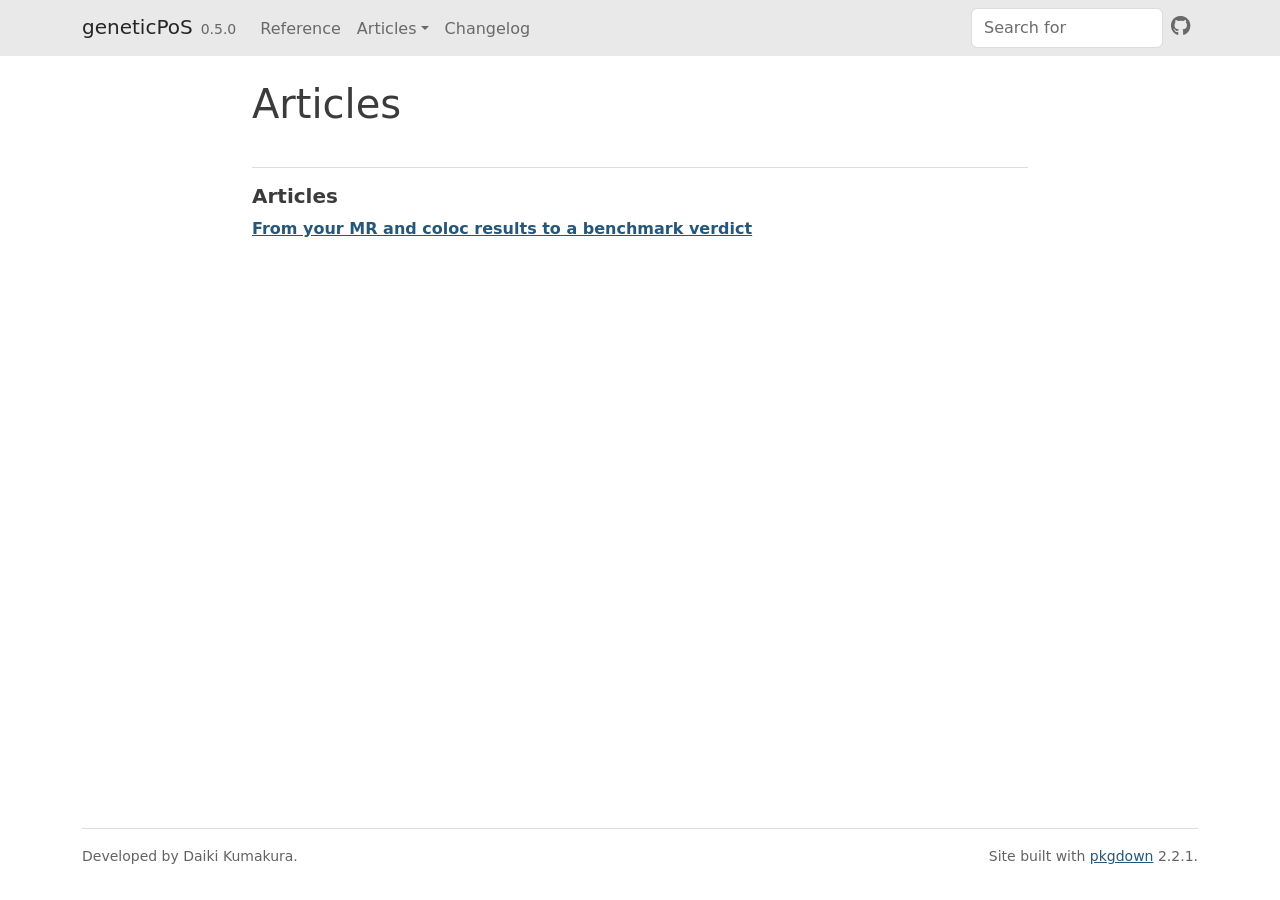
<file: articles/index.html>
<!DOCTYPE html>
<!-- Generated by pkgdown: do not edit by hand --><html lang="en"><head><meta charset="UTF-8"><meta http-equiv="X-UA-Compatible" content="IE=edge"><meta name="viewport" content="width=device-width, initial-scale=1, shrink-to-fit=no"><title>Articles • geneticPoS</title><script src="../deps/jquery-3.6.0/jquery-3.6.0.min.js"></script><meta name="viewport" content="width=device-width, initial-scale=1, shrink-to-fit=no"><link href="../deps/bootstrap-5.3.8/bootstrap.min.css" rel="stylesheet"><script src="../deps/bootstrap-5.3.8/bootstrap.bundle.min.js"></script><link href="../deps/font-awesome-6.5.2/css/all.min.css" rel="stylesheet"><link href="../deps/font-awesome-6.5.2/css/v4-shims.min.css" rel="stylesheet"><script src="../deps/headroom-0.11.0/headroom.min.js"></script><script src="../deps/headroom-0.11.0/jQuery.headroom.min.js"></script><script src="../deps/bootstrap-toc-1.0.1/bootstrap-toc.min.js"></script><script src="../deps/clipboard.js-2.0.11/clipboard.min.js"></script><script src="../deps/search-1.0.0/autocomplete.jquery.min.js"></script><script src="../deps/search-1.0.0/fuse.min.js"></script><script src="../deps/search-1.0.0/mark.min.js"></script><!-- pkgdown --><script src="../pkgdown.js"></script><meta property="og:title" content="Articles"></head><body>
    <a href="#main" class="visually-hidden-focusable">Skip to contents</a>


    <nav class="navbar navbar-expand-lg fixed-top bg-light" data-bs-theme="light" aria-label="Site navigation"><div class="container">

    <a class="navbar-brand me-2" href="../index.html">geneticPoS</a>

    <small class="nav-text text-muted me-auto" data-bs-toggle="tooltip" data-bs-placement="bottom" title="">0.5.0</small>


    <button class="navbar-toggler" type="button" data-bs-toggle="collapse" data-bs-target="#navbar" aria-controls="navbar" aria-expanded="false" aria-label="Toggle navigation">
      <span class="navbar-toggler-icon"></span>
    </button>

    <div id="navbar" class="collapse navbar-collapse ms-3">
      <ul class="navbar-nav me-auto"><li class="nav-item"><a class="nav-link" href="../reference/index.html">Reference</a></li>
<li class="nav-item dropdown">
  <button class="nav-link dropdown-toggle" type="button" id="dropdown-articles" data-bs-toggle="dropdown" aria-expanded="false" aria-haspopup="true">Articles</button>
  <ul class="dropdown-menu" aria-labelledby="dropdown-articles"><li><a class="dropdown-item" href="../articles/tutorial.html">From your MR and coloc results to a benchmark verdict</a></li>
  </ul></li>
<li class="nav-item"><a class="nav-link" href="../news/index.html">Changelog</a></li>
      </ul><ul class="navbar-nav"><li class="nav-item"><form class="form-inline" role="search">
 <input class="form-control" type="search" name="search-input" id="search-input" autocomplete="off" aria-label="Search site" placeholder="Search for" data-search-index="../search.json"></form></li>
<li class="nav-item"><a class="external-link nav-link" href="https://github.com/DaikiKumakura/geneticPoS/" aria-label="GitHub"><span class="fa fab fa-github fa-lg"></span></a></li>
      </ul></div>


  </div>
</nav><div class="container template-article-index">
<div class="row">
  <main id="main" class="col-md-9"><div class="page-header">

      <h1>Articles</h1>
    </div>

    <div class="section ">
      <h3>Articles</h3>
      <div class="section-desc"></div>

      <dl><dt><a href="tutorial.html">From your MR and coloc results to a benchmark verdict</a></dt>
        <dd>
      </dd></dl></div>
  </main></div>


    <footer><div class="pkgdown-footer-left">
  <p>Developed by Daiki Kumakura.</p>
</div>

<div class="pkgdown-footer-right">
  <p>Site built with <a href="https://pkgdown.r-lib.org/" class="external-link">pkgdown</a> 2.2.1.</p>
</div>

    </footer></div>





  </body></html>
</file>
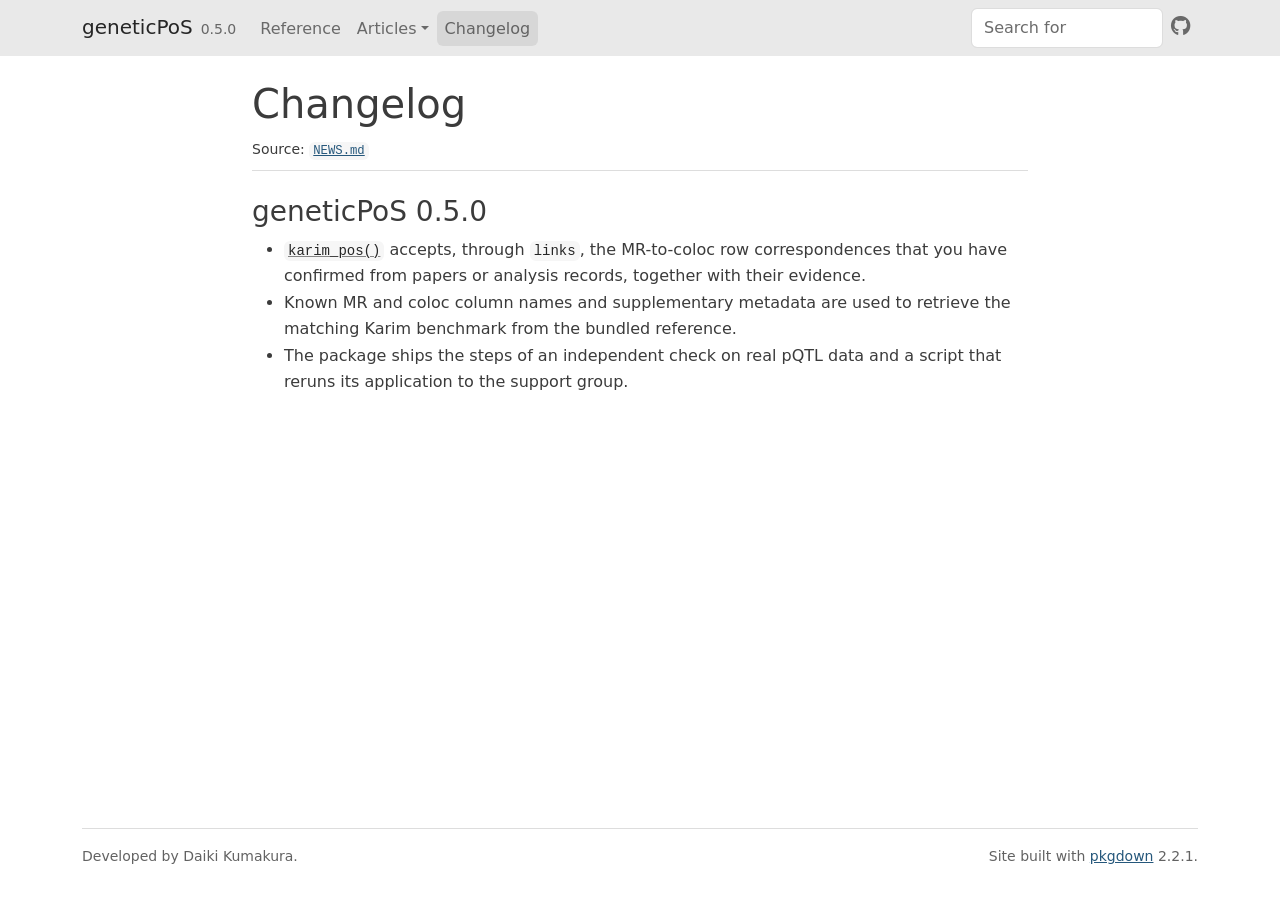
<file: news/index.html>
<!DOCTYPE html>
<!-- Generated by pkgdown: do not edit by hand --><html lang="en"><head><meta charset="UTF-8"><meta http-equiv="X-UA-Compatible" content="IE=edge"><meta name="viewport" content="width=device-width, initial-scale=1, shrink-to-fit=no"><title>Changelog • geneticPoS</title><script src="../deps/jquery-3.6.0/jquery-3.6.0.min.js"></script><meta name="viewport" content="width=device-width, initial-scale=1, shrink-to-fit=no"><link href="../deps/bootstrap-5.3.8/bootstrap.min.css" rel="stylesheet"><script src="../deps/bootstrap-5.3.8/bootstrap.bundle.min.js"></script><link href="../deps/font-awesome-6.5.2/css/all.min.css" rel="stylesheet"><link href="../deps/font-awesome-6.5.2/css/v4-shims.min.css" rel="stylesheet"><script src="../deps/headroom-0.11.0/headroom.min.js"></script><script src="../deps/headroom-0.11.0/jQuery.headroom.min.js"></script><script src="../deps/bootstrap-toc-1.0.1/bootstrap-toc.min.js"></script><script src="../deps/clipboard.js-2.0.11/clipboard.min.js"></script><script src="../deps/search-1.0.0/autocomplete.jquery.min.js"></script><script src="../deps/search-1.0.0/fuse.min.js"></script><script src="../deps/search-1.0.0/mark.min.js"></script><!-- pkgdown --><script src="../pkgdown.js"></script><meta property="og:title" content="Changelog"></head><body>
    <a href="#main" class="visually-hidden-focusable">Skip to contents</a>


    <nav class="navbar navbar-expand-lg fixed-top bg-light" data-bs-theme="light" aria-label="Site navigation"><div class="container">

    <a class="navbar-brand me-2" href="../index.html">geneticPoS</a>

    <small class="nav-text text-muted me-auto" data-bs-toggle="tooltip" data-bs-placement="bottom" title="">0.5.0</small>


    <button class="navbar-toggler" type="button" data-bs-toggle="collapse" data-bs-target="#navbar" aria-controls="navbar" aria-expanded="false" aria-label="Toggle navigation">
      <span class="navbar-toggler-icon"></span>
    </button>

    <div id="navbar" class="collapse navbar-collapse ms-3">
      <ul class="navbar-nav me-auto"><li class="nav-item"><a class="nav-link" href="../reference/index.html">Reference</a></li>
<li class="nav-item dropdown">
  <button class="nav-link dropdown-toggle" type="button" id="dropdown-articles" data-bs-toggle="dropdown" aria-expanded="false" aria-haspopup="true">Articles</button>
  <ul class="dropdown-menu" aria-labelledby="dropdown-articles"><li><a class="dropdown-item" href="../articles/tutorial.html">From your MR and coloc results to a benchmark verdict</a></li>
  </ul></li>
<li class="active nav-item"><a class="nav-link" href="../news/index.html">Changelog</a></li>
      </ul><ul class="navbar-nav"><li class="nav-item"><form class="form-inline" role="search">
 <input class="form-control" type="search" name="search-input" id="search-input" autocomplete="off" aria-label="Search site" placeholder="Search for" data-search-index="../search.json"></form></li>
<li class="nav-item"><a class="external-link nav-link" href="https://github.com/DaikiKumakura/geneticPoS/" aria-label="GitHub"><span class="fa fab fa-github fa-lg"></span></a></li>
      </ul></div>


  </div>
</nav><div class="container template-news">
<div class="row">
  <main id="main" class="col-md-9"><div class="page-header">

      <h1>Changelog</h1>
      <small>Source: <a href="https://github.com/DaikiKumakura/geneticPoS/blob/main/NEWS.md" class="external-link"><code>NEWS.md</code></a></small>
    </div>

    <div class="section level2">
<h2 class="pkg-version" data-toc-text="0.5.0" id="geneticpos-050">geneticPoS 0.5.0<a class="anchor" aria-label="anchor" href="#geneticpos-050"></a></h2>
<ul><li>
<code><a href="../reference/karim_pos.html">karim_pos()</a></code> accepts, through <code>links</code>, the MR-to-coloc row correspondences that you have confirmed from papers or analysis records, together with their evidence.</li>
<li>Known MR and coloc column names and supplementary metadata are used to retrieve the matching Karim benchmark from the bundled reference.</li>
<li>The package ships the steps of an independent check on real pQTL data and a script that reruns its application to the support group.</li>
</ul></div>
  </main></div>


    <footer><div class="pkgdown-footer-left">
  <p>Developed by Daiki Kumakura.</p>
</div>

<div class="pkgdown-footer-right">
  <p>Site built with <a href="https://pkgdown.r-lib.org/" class="external-link">pkgdown</a> 2.2.1.</p>
</div>

    </footer></div>





  </body></html>
</file>
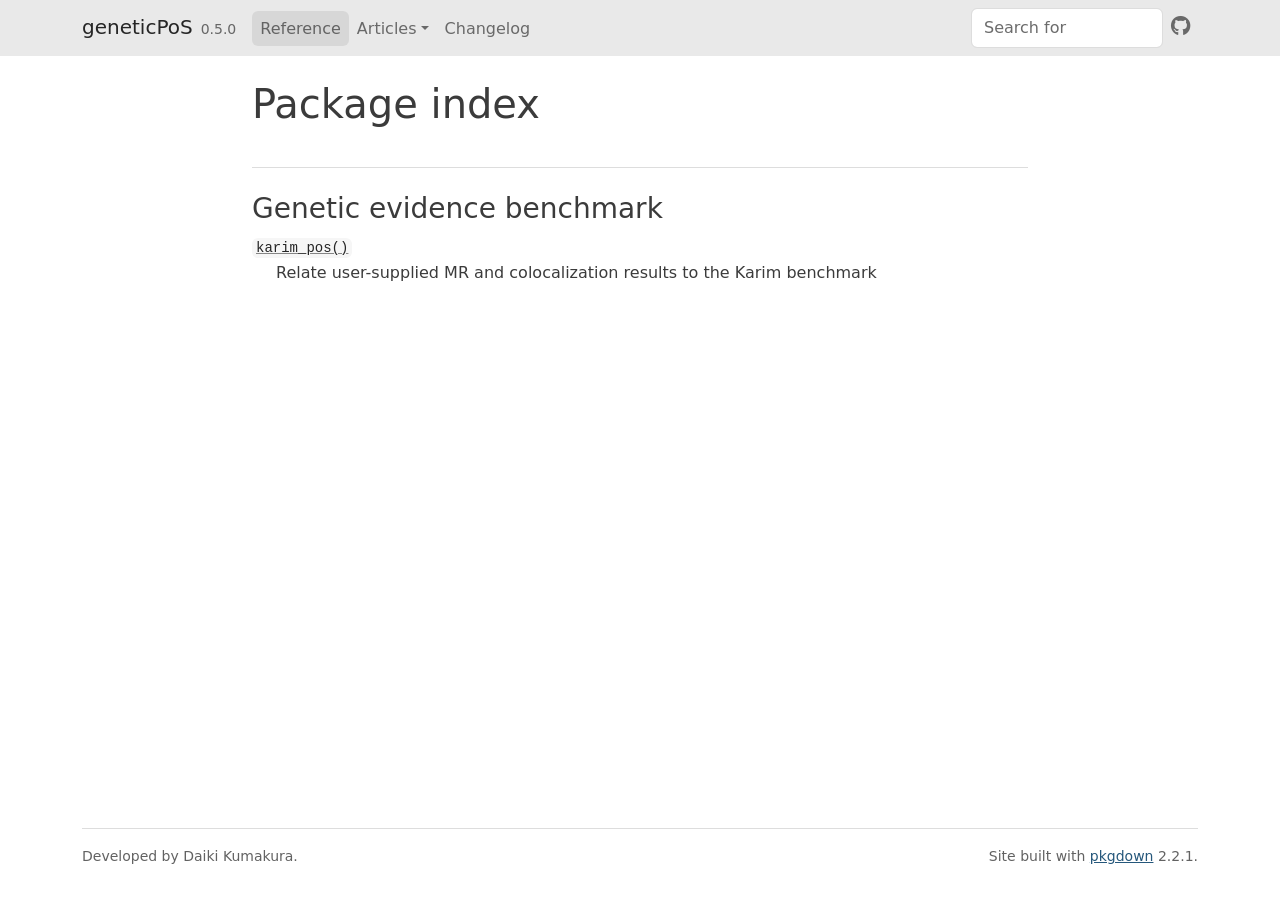
<file: reference/index.html>
<!DOCTYPE html>
<!-- Generated by pkgdown: do not edit by hand --><html lang="en"><head><meta charset="UTF-8"><meta http-equiv="X-UA-Compatible" content="IE=edge"><meta name="viewport" content="width=device-width, initial-scale=1, shrink-to-fit=no"><title>Package index • geneticPoS</title><script src="../deps/jquery-3.6.0/jquery-3.6.0.min.js"></script><meta name="viewport" content="width=device-width, initial-scale=1, shrink-to-fit=no"><link href="../deps/bootstrap-5.3.8/bootstrap.min.css" rel="stylesheet"><script src="../deps/bootstrap-5.3.8/bootstrap.bundle.min.js"></script><link href="../deps/font-awesome-6.5.2/css/all.min.css" rel="stylesheet"><link href="../deps/font-awesome-6.5.2/css/v4-shims.min.css" rel="stylesheet"><script src="../deps/headroom-0.11.0/headroom.min.js"></script><script src="../deps/headroom-0.11.0/jQuery.headroom.min.js"></script><script src="../deps/bootstrap-toc-1.0.1/bootstrap-toc.min.js"></script><script src="../deps/clipboard.js-2.0.11/clipboard.min.js"></script><script src="../deps/search-1.0.0/autocomplete.jquery.min.js"></script><script src="../deps/search-1.0.0/fuse.min.js"></script><script src="../deps/search-1.0.0/mark.min.js"></script><!-- pkgdown --><script src="../pkgdown.js"></script><meta property="og:title" content="Package index"></head><body>
    <a href="#main" class="visually-hidden-focusable">Skip to contents</a>


    <nav class="navbar navbar-expand-lg fixed-top bg-light" data-bs-theme="light" aria-label="Site navigation"><div class="container">

    <a class="navbar-brand me-2" href="../index.html">geneticPoS</a>

    <small class="nav-text text-muted me-auto" data-bs-toggle="tooltip" data-bs-placement="bottom" title="">0.5.0</small>


    <button class="navbar-toggler" type="button" data-bs-toggle="collapse" data-bs-target="#navbar" aria-controls="navbar" aria-expanded="false" aria-label="Toggle navigation">
      <span class="navbar-toggler-icon"></span>
    </button>

    <div id="navbar" class="collapse navbar-collapse ms-3">
      <ul class="navbar-nav me-auto"><li class="active nav-item"><a class="nav-link" href="../reference/index.html">Reference</a></li>
<li class="nav-item dropdown">
  <button class="nav-link dropdown-toggle" type="button" id="dropdown-articles" data-bs-toggle="dropdown" aria-expanded="false" aria-haspopup="true">Articles</button>
  <ul class="dropdown-menu" aria-labelledby="dropdown-articles"><li><a class="dropdown-item" href="../articles/tutorial.html">From your MR and coloc results to a benchmark verdict</a></li>
  </ul></li>
<li class="nav-item"><a class="nav-link" href="../news/index.html">Changelog</a></li>
      </ul><ul class="navbar-nav"><li class="nav-item"><form class="form-inline" role="search">
 <input class="form-control" type="search" name="search-input" id="search-input" autocomplete="off" aria-label="Search site" placeholder="Search for" data-search-index="../search.json"></form></li>
<li class="nav-item"><a class="external-link nav-link" href="https://github.com/DaikiKumakura/geneticPoS/" aria-label="GitHub"><span class="fa fab fa-github fa-lg"></span></a></li>
      </ul></div>


  </div>
</nav><div class="container template-reference-index">
<div class="row">
  <main id="main" class="col-md-9"><div class="page-header">

      <h1>Package index</h1>
    </div>

    <div class="section level2">
      <h2 id="genetic-evidence-benchmark">Genetic evidence benchmark<a class="anchor" aria-label="anchor" href="#genetic-evidence-benchmark"></a></h2>



      <dl></dl></div><div class="section level2">




      <dl><dt>

          <code><a href="karim_pos.html">karim_pos()</a></code>

        </dt>
        <dd>Relate user-supplied MR and colocalization results to the Karim benchmark</dd>
      </dl></div>
  </main></div>


    <footer><div class="pkgdown-footer-left">
  <p>Developed by Daiki Kumakura.</p>
</div>

<div class="pkgdown-footer-right">
  <p>Site built with <a href="https://pkgdown.r-lib.org/" class="external-link">pkgdown</a> 2.2.1.</p>
</div>

    </footer></div>





  </body></html>
</file>
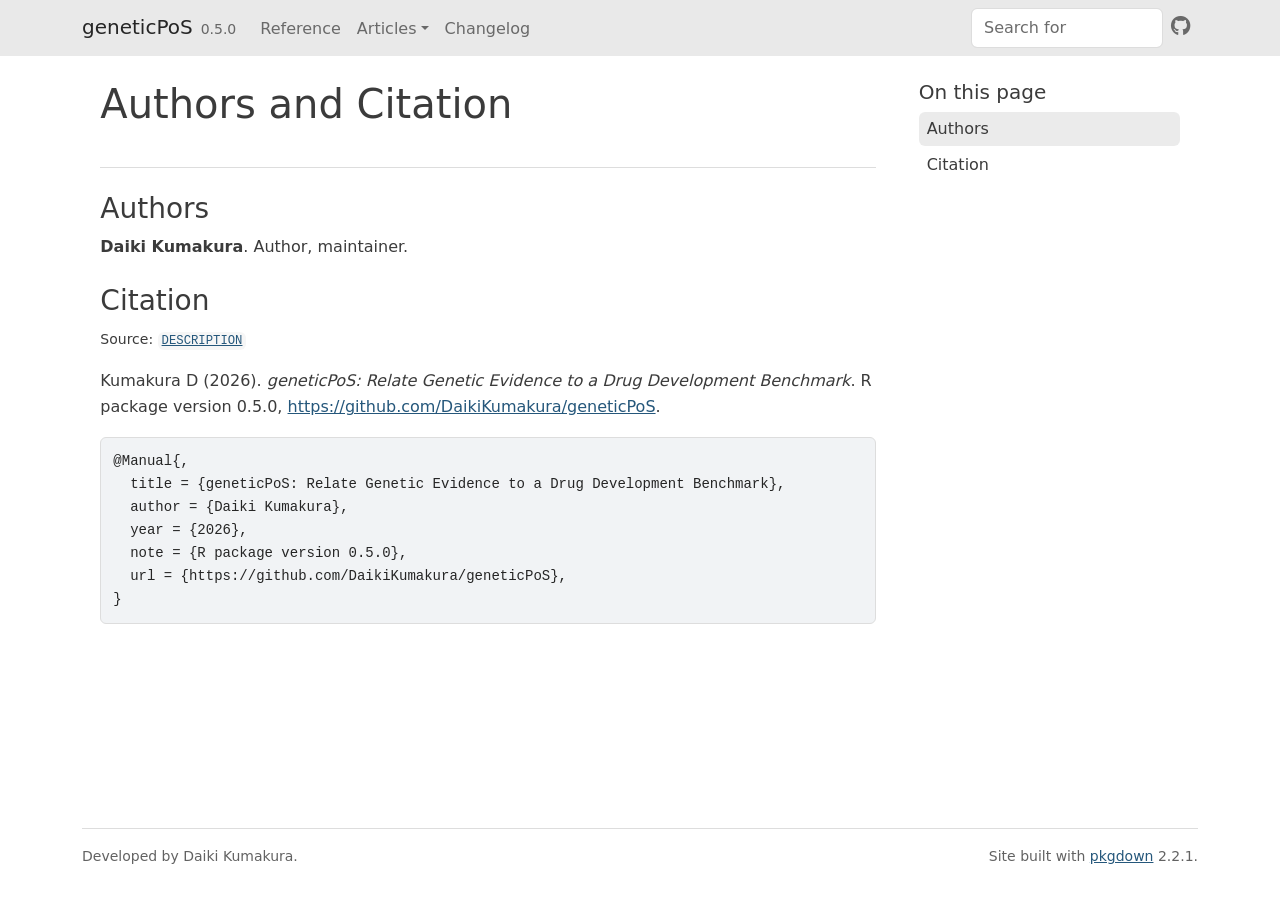
<file: authors.html>
<!DOCTYPE html>
<!-- Generated by pkgdown: do not edit by hand --><html lang="en"><head><meta charset="UTF-8"><meta http-equiv="X-UA-Compatible" content="IE=edge"><meta name="viewport" content="width=device-width, initial-scale=1, shrink-to-fit=no"><title>Authors and Citation • geneticPoS</title><script src="deps/jquery-3.6.0/jquery-3.6.0.min.js"></script><meta name="viewport" content="width=device-width, initial-scale=1, shrink-to-fit=no"><link href="deps/bootstrap-5.3.8/bootstrap.min.css" rel="stylesheet"><script src="deps/bootstrap-5.3.8/bootstrap.bundle.min.js"></script><link href="deps/font-awesome-6.5.2/css/all.min.css" rel="stylesheet"><link href="deps/font-awesome-6.5.2/css/v4-shims.min.css" rel="stylesheet"><script src="deps/headroom-0.11.0/headroom.min.js"></script><script src="deps/headroom-0.11.0/jQuery.headroom.min.js"></script><script src="deps/bootstrap-toc-1.0.1/bootstrap-toc.min.js"></script><script src="deps/clipboard.js-2.0.11/clipboard.min.js"></script><script src="deps/search-1.0.0/autocomplete.jquery.min.js"></script><script src="deps/search-1.0.0/fuse.min.js"></script><script src="deps/search-1.0.0/mark.min.js"></script><!-- pkgdown --><script src="pkgdown.js"></script><meta property="og:title" content="Authors and Citation"></head><body>
    <a href="#main" class="visually-hidden-focusable">Skip to contents</a>


    <nav class="navbar navbar-expand-lg fixed-top bg-light" data-bs-theme="light" aria-label="Site navigation"><div class="container">

    <a class="navbar-brand me-2" href="index.html">geneticPoS</a>

    <small class="nav-text text-muted me-auto" data-bs-toggle="tooltip" data-bs-placement="bottom" title="">0.5.0</small>


    <button class="navbar-toggler" type="button" data-bs-toggle="collapse" data-bs-target="#navbar" aria-controls="navbar" aria-expanded="false" aria-label="Toggle navigation">
      <span class="navbar-toggler-icon"></span>
    </button>

    <div id="navbar" class="collapse navbar-collapse ms-3">
      <ul class="navbar-nav me-auto"><li class="nav-item"><a class="nav-link" href="reference/index.html">Reference</a></li>
<li class="nav-item dropdown">
  <button class="nav-link dropdown-toggle" type="button" id="dropdown-articles" data-bs-toggle="dropdown" aria-expanded="false" aria-haspopup="true">Articles</button>
  <ul class="dropdown-menu" aria-labelledby="dropdown-articles"><li><a class="dropdown-item" href="articles/tutorial.html">From your MR and coloc results to a benchmark verdict</a></li>
  </ul></li>
<li class="nav-item"><a class="nav-link" href="news/index.html">Changelog</a></li>
      </ul><ul class="navbar-nav"><li class="nav-item"><form class="form-inline" role="search">
 <input class="form-control" type="search" name="search-input" id="search-input" autocomplete="off" aria-label="Search site" placeholder="Search for" data-search-index="search.json"></form></li>
<li class="nav-item"><a class="external-link nav-link" href="https://github.com/DaikiKumakura/geneticPoS/" aria-label="GitHub"><span class="fa fab fa-github fa-lg"></span></a></li>
      </ul></div>


  </div>
</nav><div class="container template-citation-authors">
<div class="row">
  <main id="main" class="col-md-9"><div class="page-header">

      <h1>Authors and Citation</h1>
    </div>

    <div class="section level2">
      <h2>Authors</h2>

      <ul class="list-unstyled"><li>
          <p><strong>Daiki Kumakura</strong>. Author, maintainer.
          </p>
        </li>
      </ul></div>

    <div class="section level2">
      <h2 id="citation">Citation</h2>
      <p><small class="dont-index">Source: <a href="https://github.com/DaikiKumakura/geneticPoS/blob/main/DESCRIPTION" class="external-link"><code>DESCRIPTION</code></a></small></p>

      <p>Kumakura D (2026).
<em>geneticPoS: Relate Genetic Evidence to a Drug Development Benchmark</em>.
R package version 0.5.0, <a href="https://github.com/DaikiKumakura/geneticPoS" class="external-link">https://github.com/DaikiKumakura/geneticPoS</a>.
</p>
      <pre>@Manual{,
  title = {geneticPoS: Relate Genetic Evidence to a Drug Development Benchmark},
  author = {Daiki Kumakura},
  year = {2026},
  note = {R package version 0.5.0},
  url = {https://github.com/DaikiKumakura/geneticPoS},
}</pre>
    </div>

  </main><aside class="col-md-3"><nav id="toc" aria-label="Table of contents"><h2>On this page</h2>
    </nav></aside></div>


    <footer><div class="pkgdown-footer-left">
  <p>Developed by Daiki Kumakura.</p>
</div>

<div class="pkgdown-footer-right">
  <p>Site built with <a href="https://pkgdown.r-lib.org/" class="external-link">pkgdown</a> 2.2.1.</p>
</div>

    </footer></div>





  </body></html>
</file>
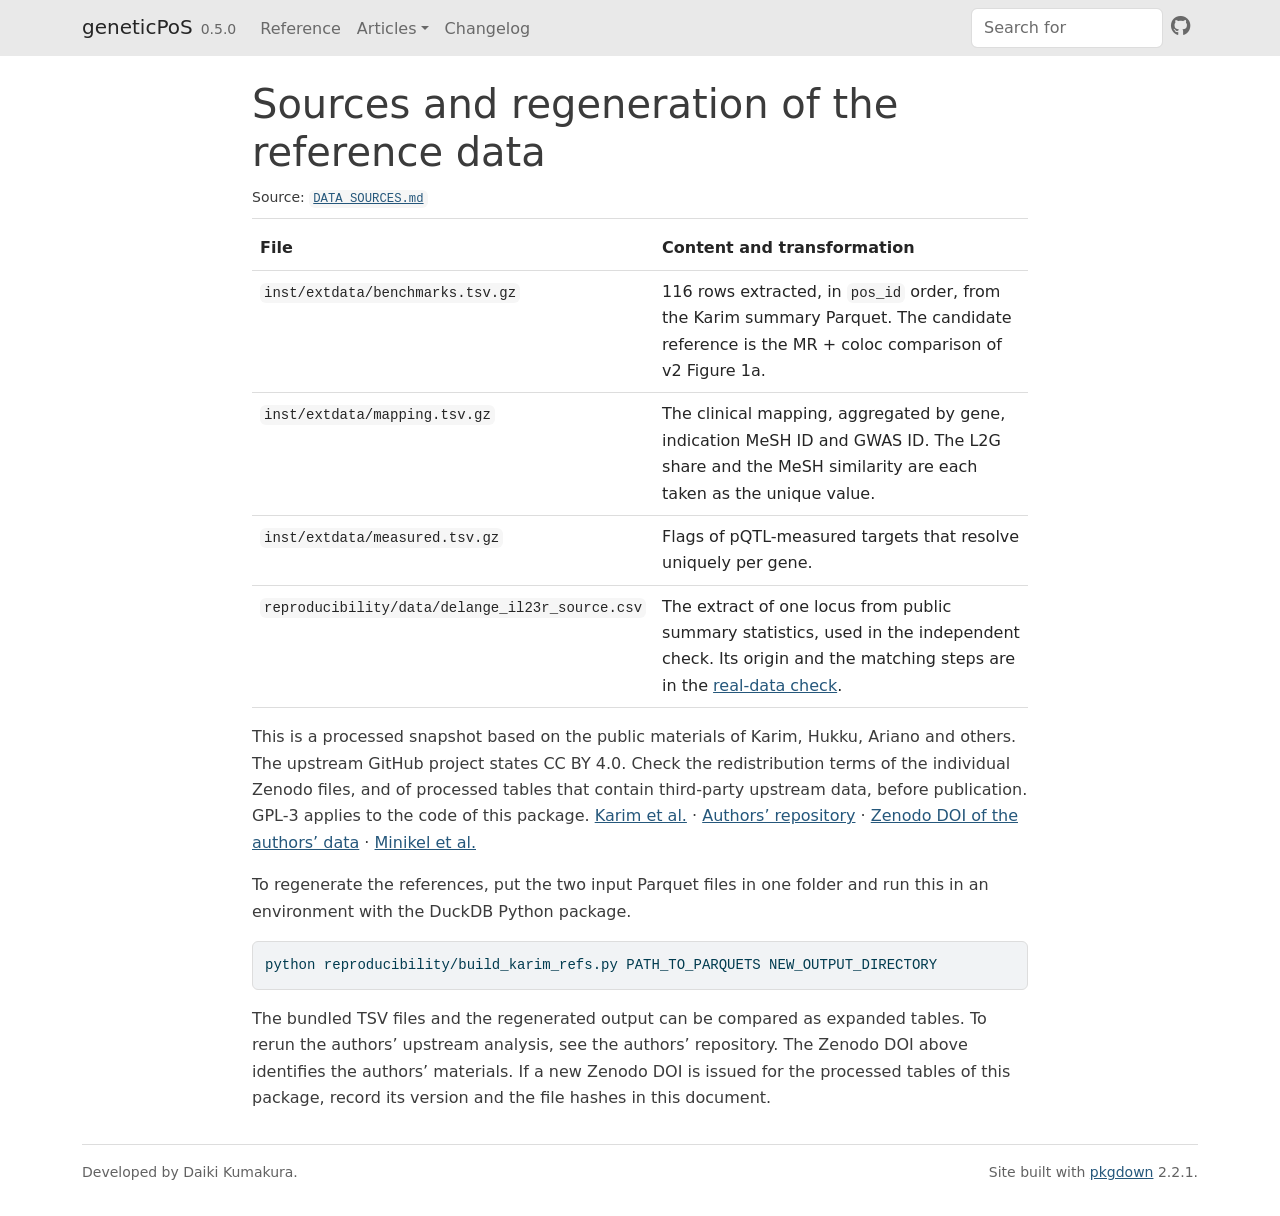
<file: DATA_SOURCES.html>
<!DOCTYPE html>
<!-- Generated by pkgdown: do not edit by hand --><html lang="en"><head><meta charset="UTF-8"><meta http-equiv="X-UA-Compatible" content="IE=edge"><meta name="viewport" content="width=device-width, initial-scale=1, shrink-to-fit=no"><title>Sources and regeneration of the reference data • geneticPoS</title><script src="deps/jquery-3.6.0/jquery-3.6.0.min.js"></script><meta name="viewport" content="width=device-width, initial-scale=1, shrink-to-fit=no"><link href="deps/bootstrap-5.3.8/bootstrap.min.css" rel="stylesheet"><script src="deps/bootstrap-5.3.8/bootstrap.bundle.min.js"></script><link href="deps/font-awesome-6.5.2/css/all.min.css" rel="stylesheet"><link href="deps/font-awesome-6.5.2/css/v4-shims.min.css" rel="stylesheet"><script src="deps/headroom-0.11.0/headroom.min.js"></script><script src="deps/headroom-0.11.0/jQuery.headroom.min.js"></script><script src="deps/bootstrap-toc-1.0.1/bootstrap-toc.min.js"></script><script src="deps/clipboard.js-2.0.11/clipboard.min.js"></script><script src="deps/search-1.0.0/autocomplete.jquery.min.js"></script><script src="deps/search-1.0.0/fuse.min.js"></script><script src="deps/search-1.0.0/mark.min.js"></script><!-- pkgdown --><script src="pkgdown.js"></script><meta property="og:title" content="Sources and regeneration of the reference data"></head><body>
    <a href="#main" class="visually-hidden-focusable">Skip to contents</a>


    <nav class="navbar navbar-expand-lg fixed-top bg-light" data-bs-theme="light" aria-label="Site navigation"><div class="container">

    <a class="navbar-brand me-2" href="index.html">geneticPoS</a>

    <small class="nav-text text-muted me-auto" data-bs-toggle="tooltip" data-bs-placement="bottom" title="">0.5.0</small>


    <button class="navbar-toggler" type="button" data-bs-toggle="collapse" data-bs-target="#navbar" aria-controls="navbar" aria-expanded="false" aria-label="Toggle navigation">
      <span class="navbar-toggler-icon"></span>
    </button>

    <div id="navbar" class="collapse navbar-collapse ms-3">
      <ul class="navbar-nav me-auto"><li class="nav-item"><a class="nav-link" href="reference/index.html">Reference</a></li>
<li class="nav-item dropdown">
  <button class="nav-link dropdown-toggle" type="button" id="dropdown-articles" data-bs-toggle="dropdown" aria-expanded="false" aria-haspopup="true">Articles</button>
  <ul class="dropdown-menu" aria-labelledby="dropdown-articles"><li><a class="dropdown-item" href="articles/tutorial.html">From your MR and coloc results to a benchmark verdict</a></li>
  </ul></li>
<li class="nav-item"><a class="nav-link" href="news/index.html">Changelog</a></li>
      </ul><ul class="navbar-nav"><li class="nav-item"><form class="form-inline" role="search">
 <input class="form-control" type="search" name="search-input" id="search-input" autocomplete="off" aria-label="Search site" placeholder="Search for" data-search-index="search.json"></form></li>
<li class="nav-item"><a class="external-link nav-link" href="https://github.com/DaikiKumakura/geneticPoS/" aria-label="GitHub"><span class="fa fab fa-github fa-lg"></span></a></li>
      </ul></div>


  </div>
</nav><div class="container template-title-body">
<div class="row">
  <main id="main" class="col-md-9"><div class="page-header">

      <h1>Sources and regeneration of the reference data</h1>
      <small class="dont-index">Source: <a href="https://github.com/DaikiKumakura/geneticPoS/blob/main/DATA_SOURCES.md" class="external-link"><code>DATA_SOURCES.md</code></a></small>
    </div>

<div id="sources-and-regeneration-of-the-reference-data" class="section level1">

<table class="table"><colgroup><col width="50%"><col width="50%"></colgroup><thead><tr><th>File</th>
<th>Content and transformation</th>
</tr></thead><tbody><tr><td><code>inst/extdata/benchmarks.tsv.gz</code></td>
<td>116 rows extracted, in <code>pos_id</code> order, from the Karim summary Parquet. The candidate reference is the MR + coloc comparison of v2 Figure 1a.</td>
</tr><tr><td><code>inst/extdata/mapping.tsv.gz</code></td>
<td>The clinical mapping, aggregated by gene, indication MeSH ID and GWAS ID. The L2G share and the MeSH similarity are each taken as the unique value.</td>
</tr><tr><td><code>inst/extdata/measured.tsv.gz</code></td>
<td>Flags of pQTL-measured targets that resolve uniquely per gene.</td>
</tr><tr><td><code>reproducibility/data/delange_il23r_source.csv</code></td>
<td>The extract of one locus from public summary statistics, used in the independent check. Its origin and the matching steps are in the <a href="reproducibility/INDEPENDENT_PQTL.html">real-data check</a>.</td>
</tr></tbody></table><p>This is a processed snapshot based on the public materials of Karim, Hukku, Ariano and others. The upstream GitHub project states CC BY 4.0. Check the redistribution terms of the individual Zenodo files, and of processed tables that contain third-party upstream data, before publication. GPL-3 applies to the code of this package. <a href="https://doi.org/10.64898/2026.02.23.26346731" class="external-link">Karim et al.</a> · <a href="https://github.com/mohdkarim/mrcoloc" class="external-link">Authors’ repository</a> · <a href="https://doi.org/10.5281/zenodo.18451758" class="external-link">Zenodo DOI of the authors’ data</a> · <a href="https://doi.org/10.1038/s41586-024-07316-0" class="external-link">Minikel et al.</a></p>
<p>To regenerate the references, put the two input Parquet files in one folder and run this in an environment with the DuckDB Python package.</p>
<div class="sourceCode" id="cb1"><pre class="sourceCode sh"><code class="sourceCode bash"><span id="cb1-1"><a href="#cb1-1" tabindex="-1"></a><span class="ex">python</span> reproducibility/build_karim_refs.py PATH_TO_PARQUETS NEW_OUTPUT_DIRECTORY</span></code></pre></div>
<p>The bundled TSV files and the regenerated output can be compared as expanded tables. To rerun the authors’ upstream analysis, see the authors’ repository. The Zenodo DOI above identifies the authors’ materials. If a new Zenodo DOI is issued for the processed tables of this package, record its version and the file hashes in this document.</p>
</div>

  </main></div>


    <footer><div class="pkgdown-footer-left">
  <p>Developed by Daiki Kumakura.</p>
</div>

<div class="pkgdown-footer-right">
  <p>Site built with <a href="https://pkgdown.r-lib.org/" class="external-link">pkgdown</a> 2.2.1.</p>
</div>

    </footer></div>





  </body></html>
</file>
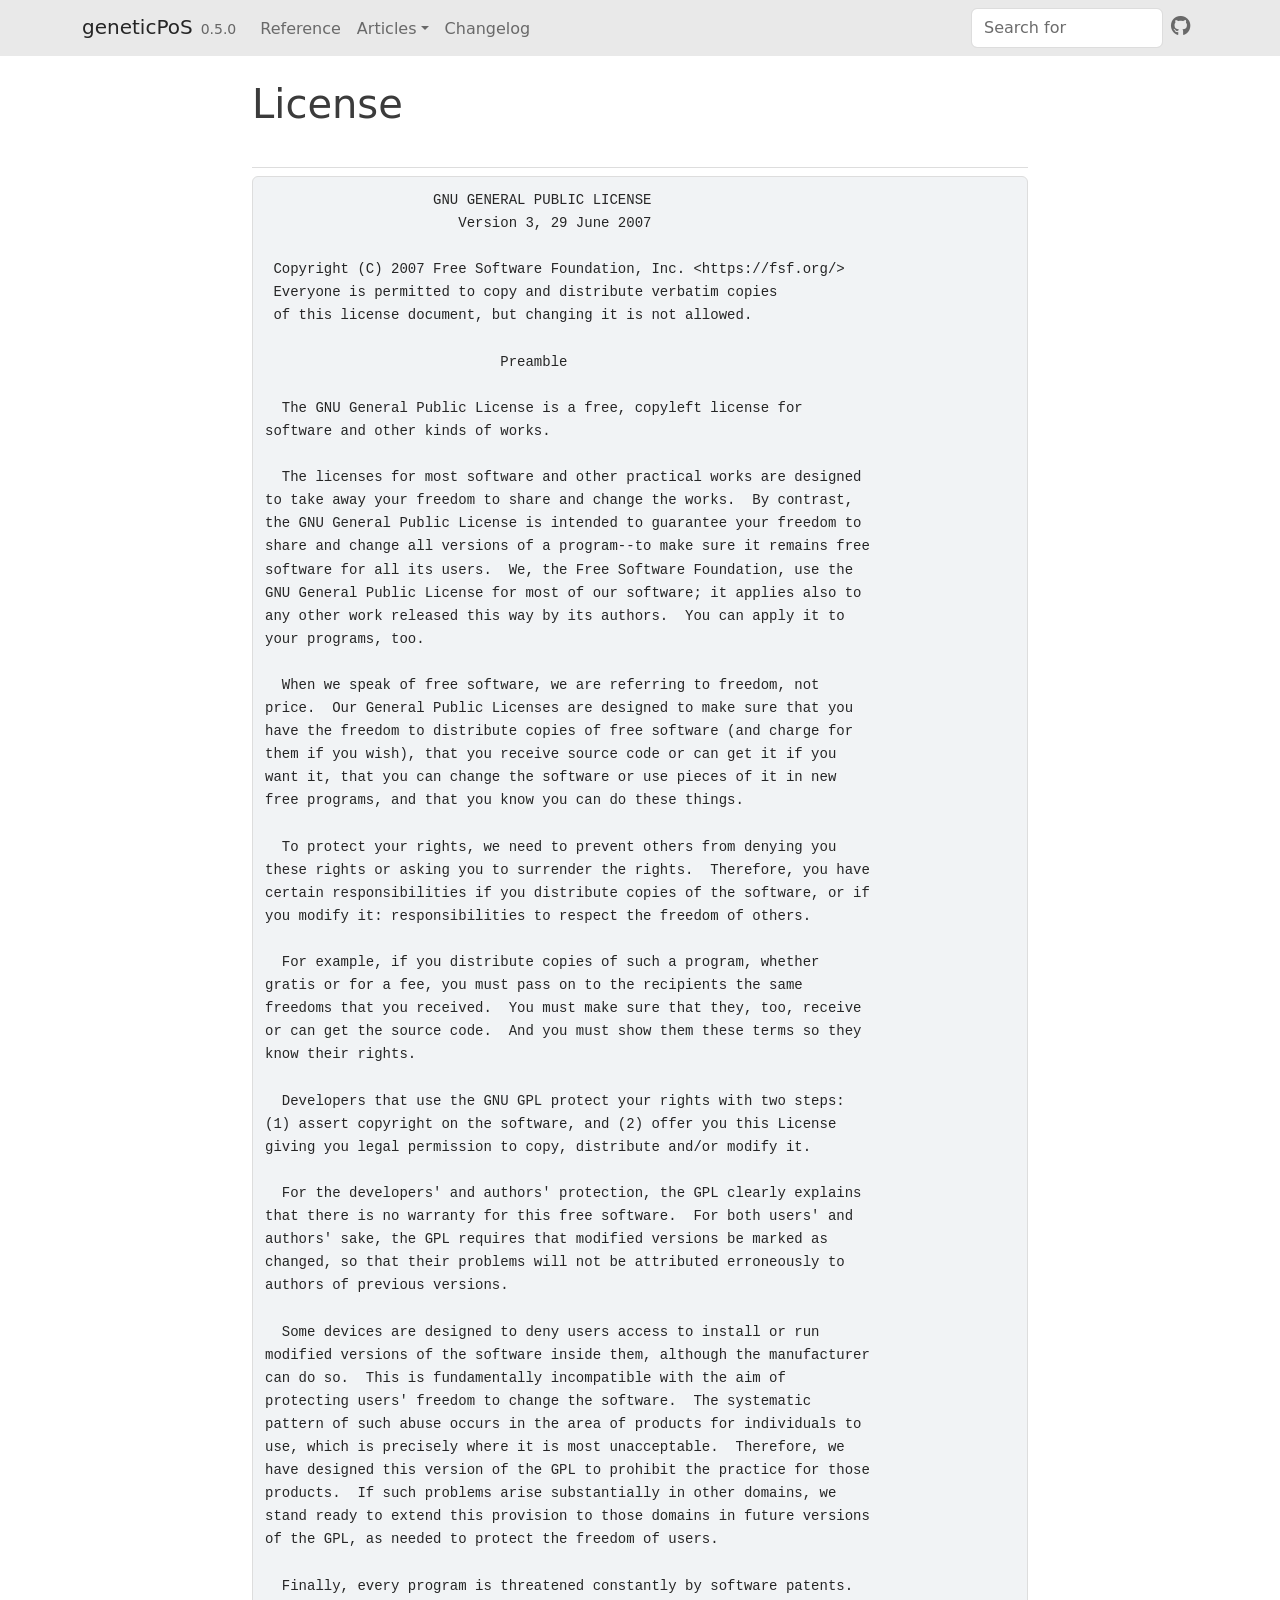
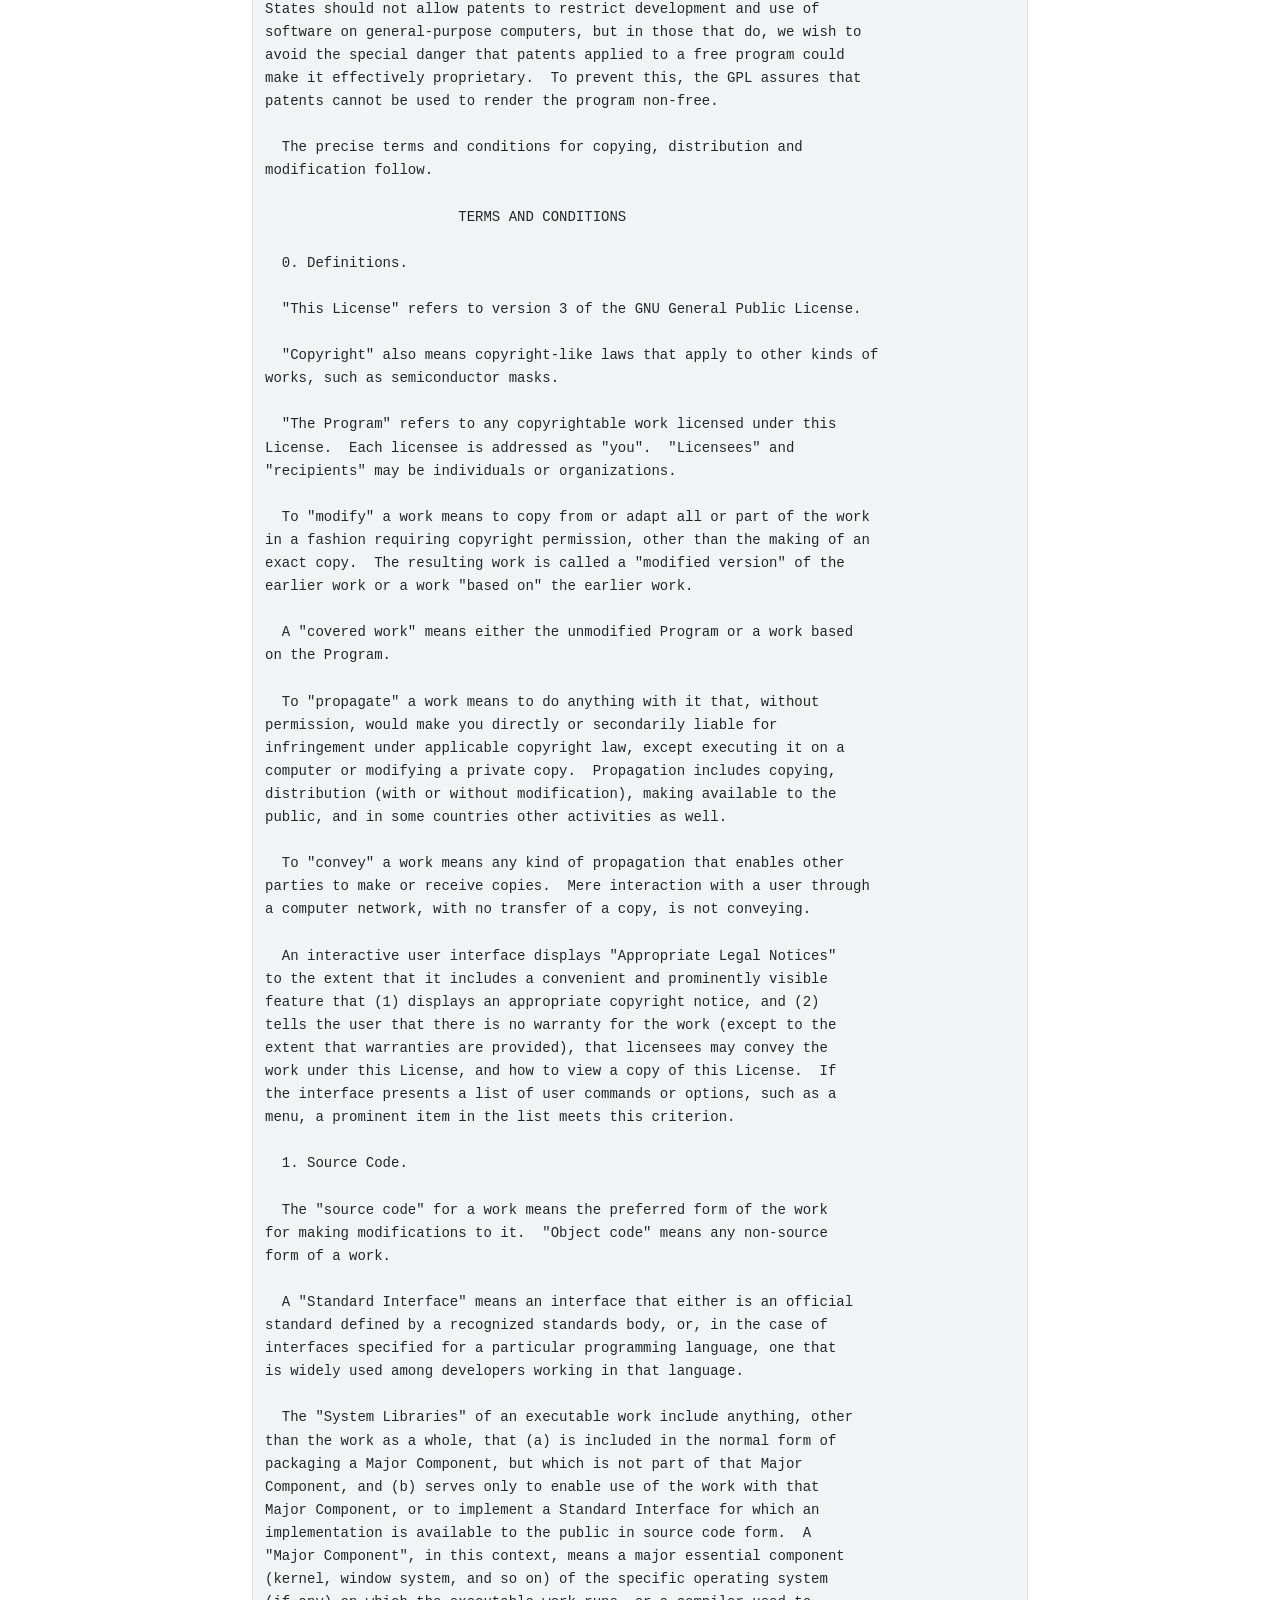
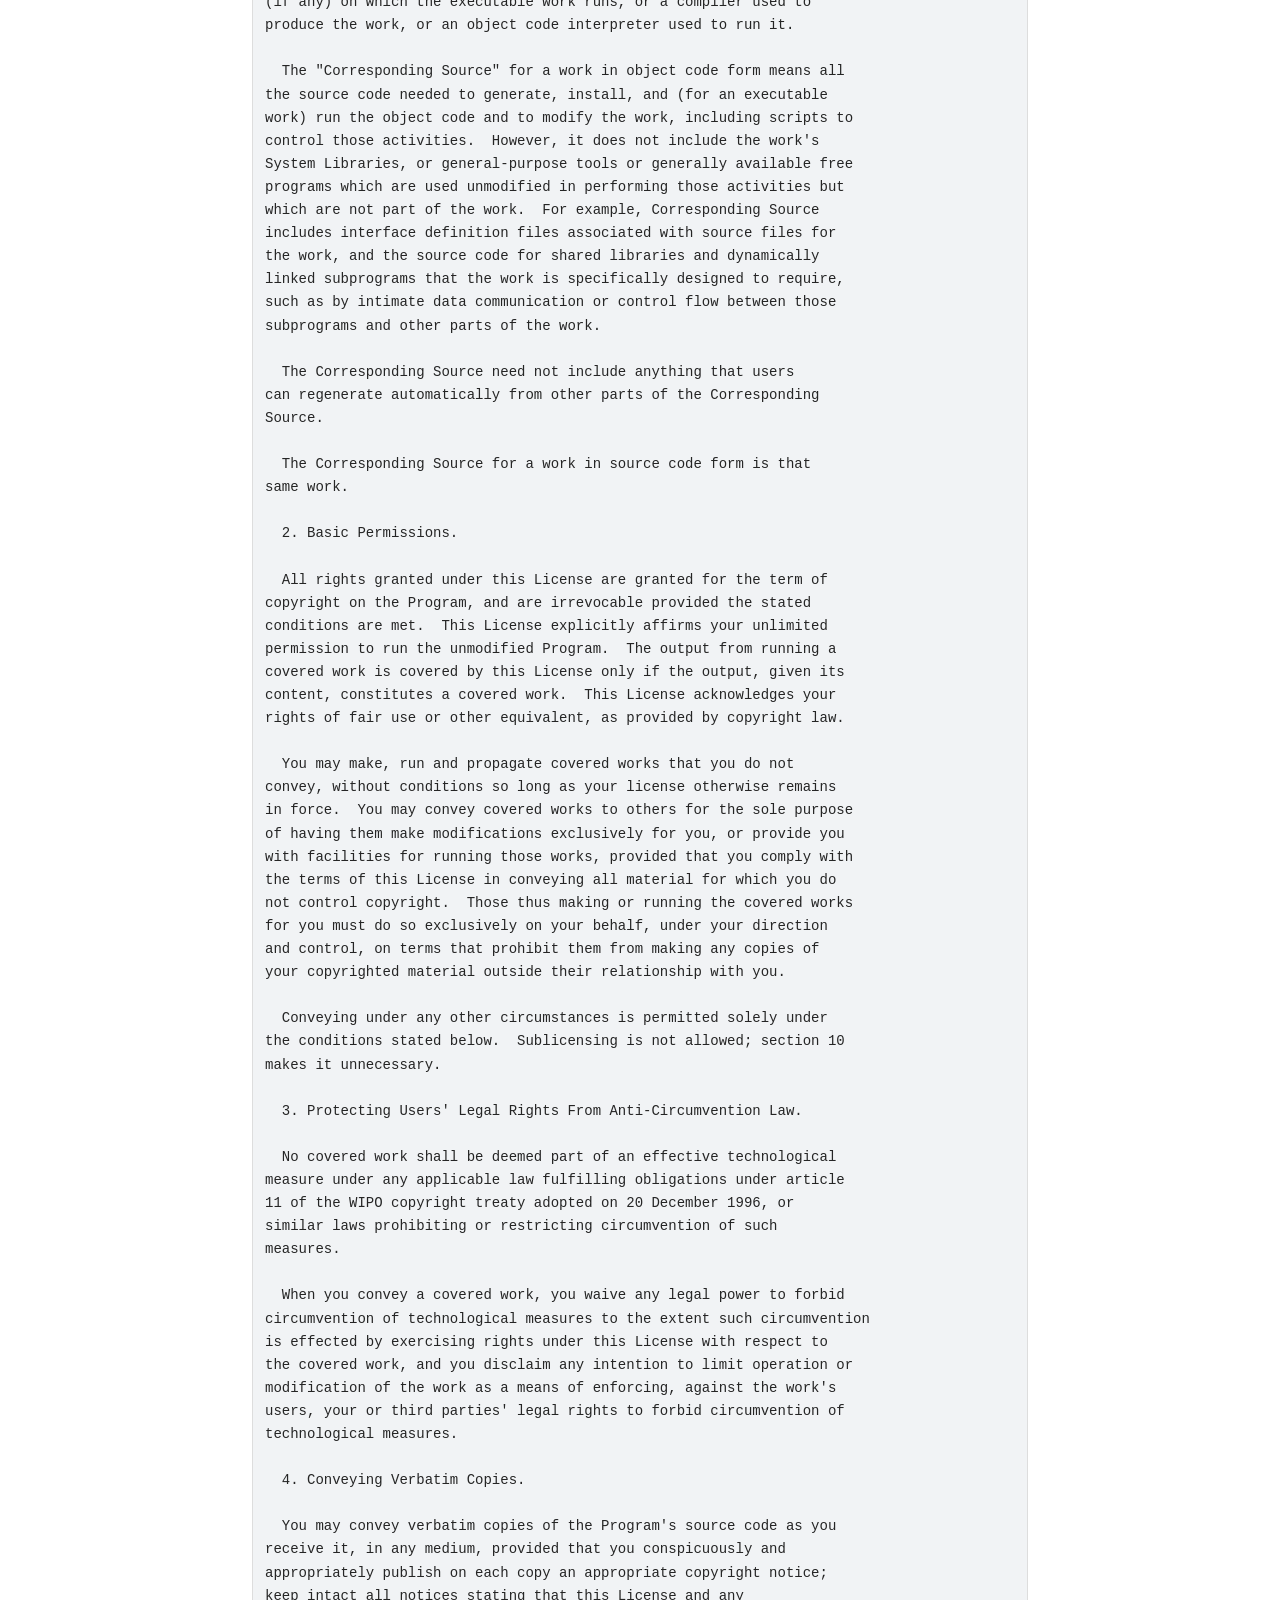
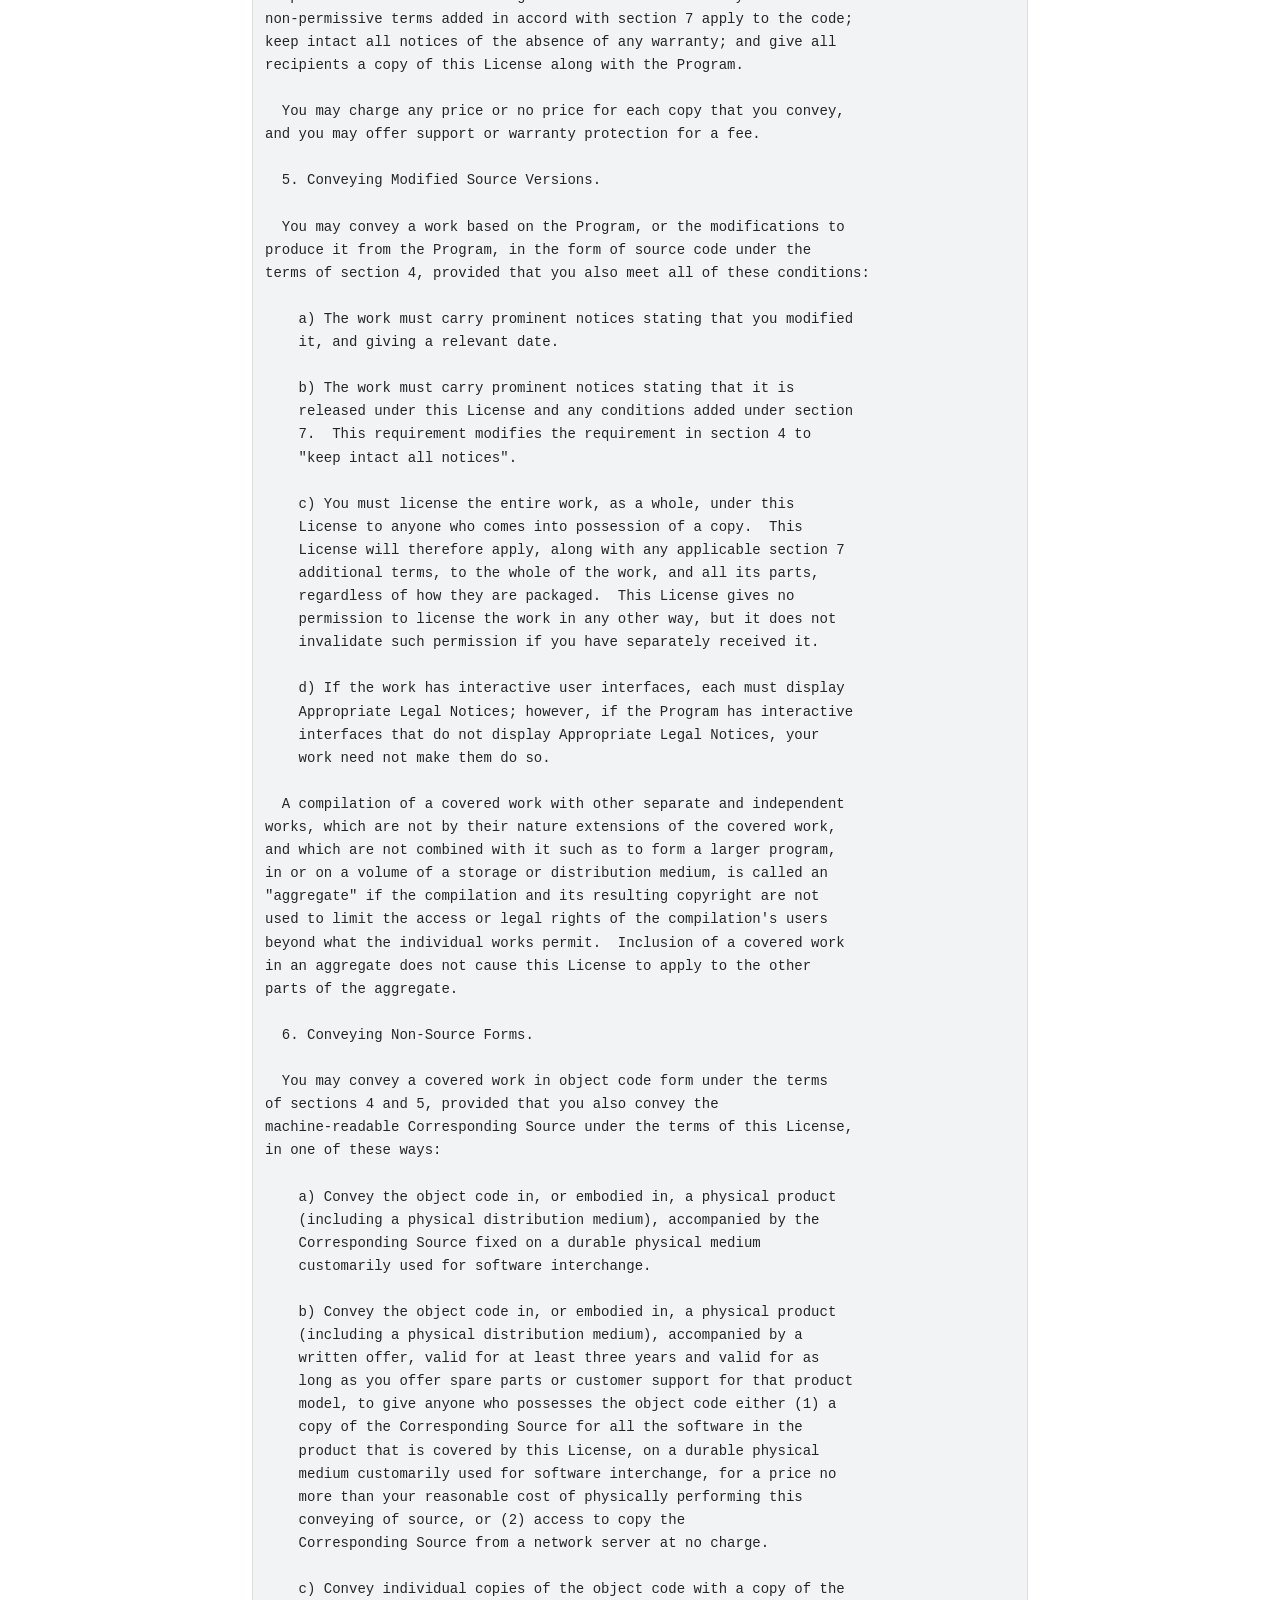
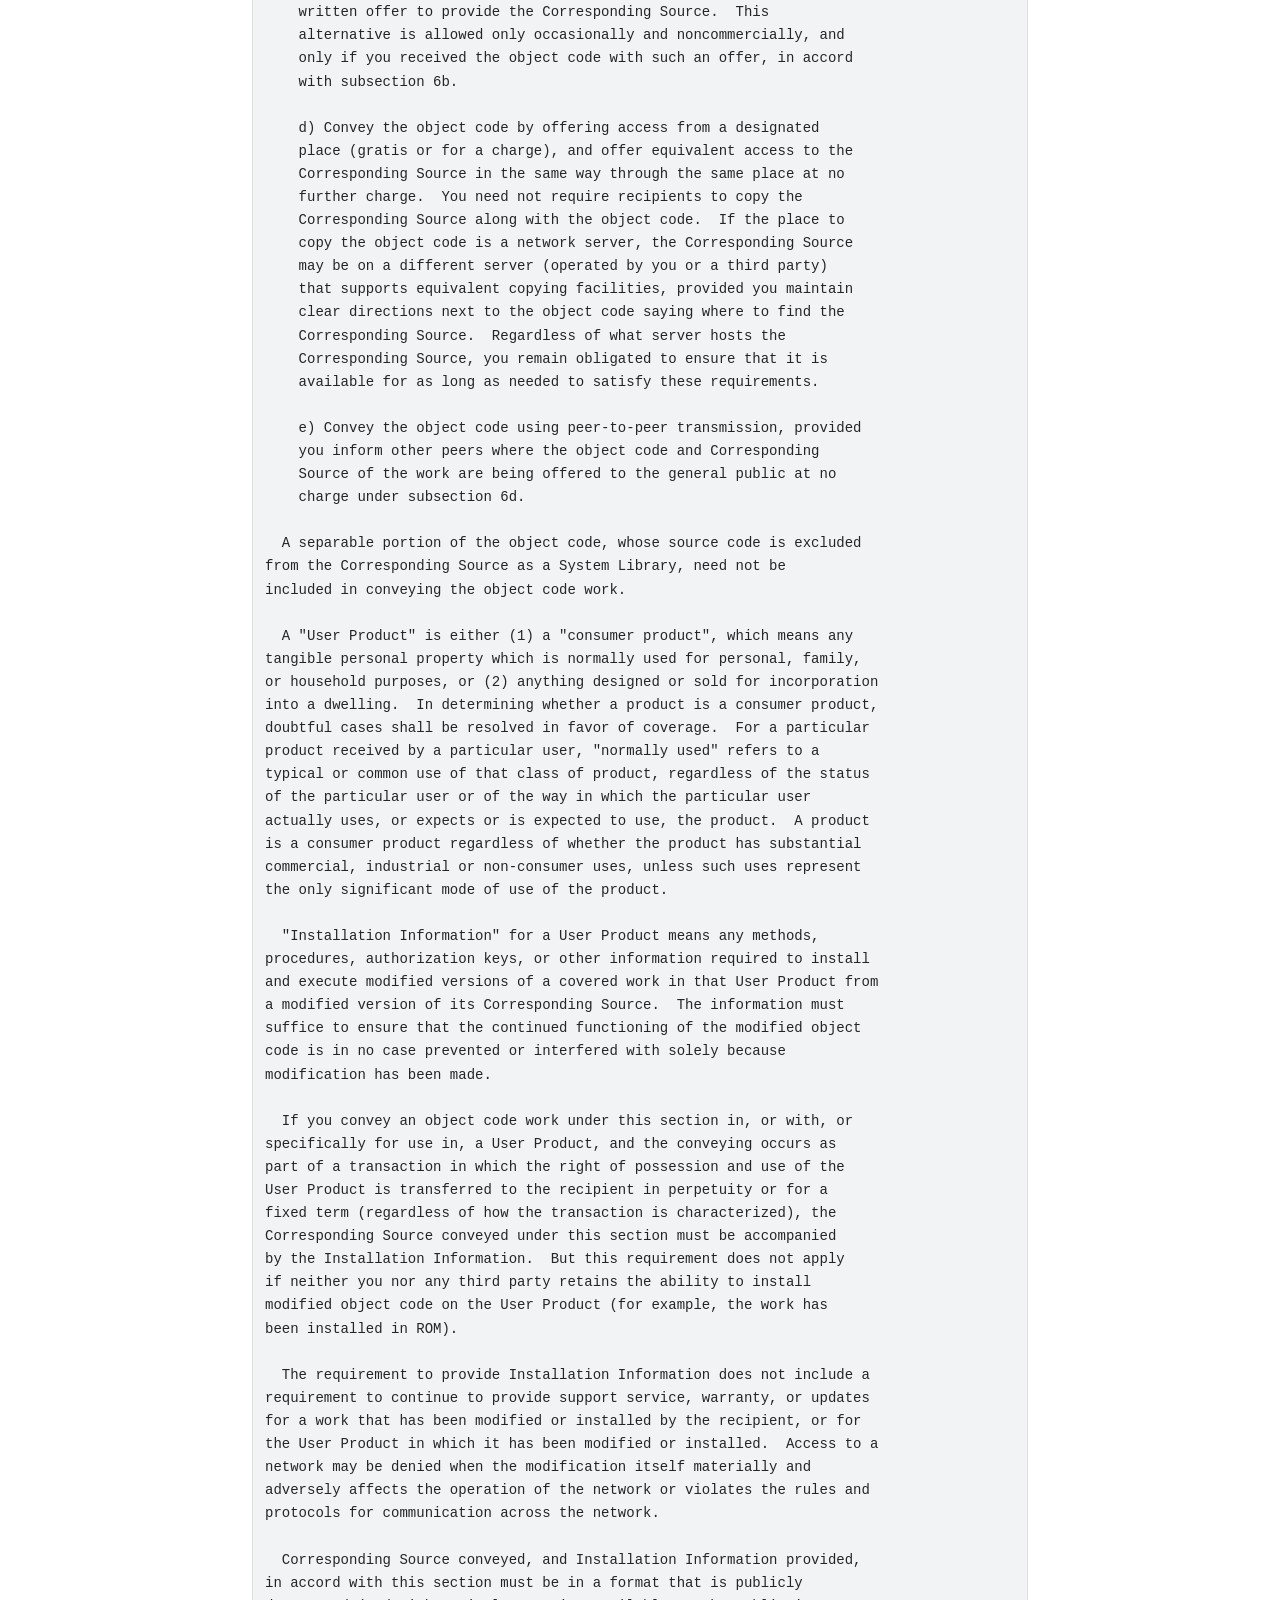
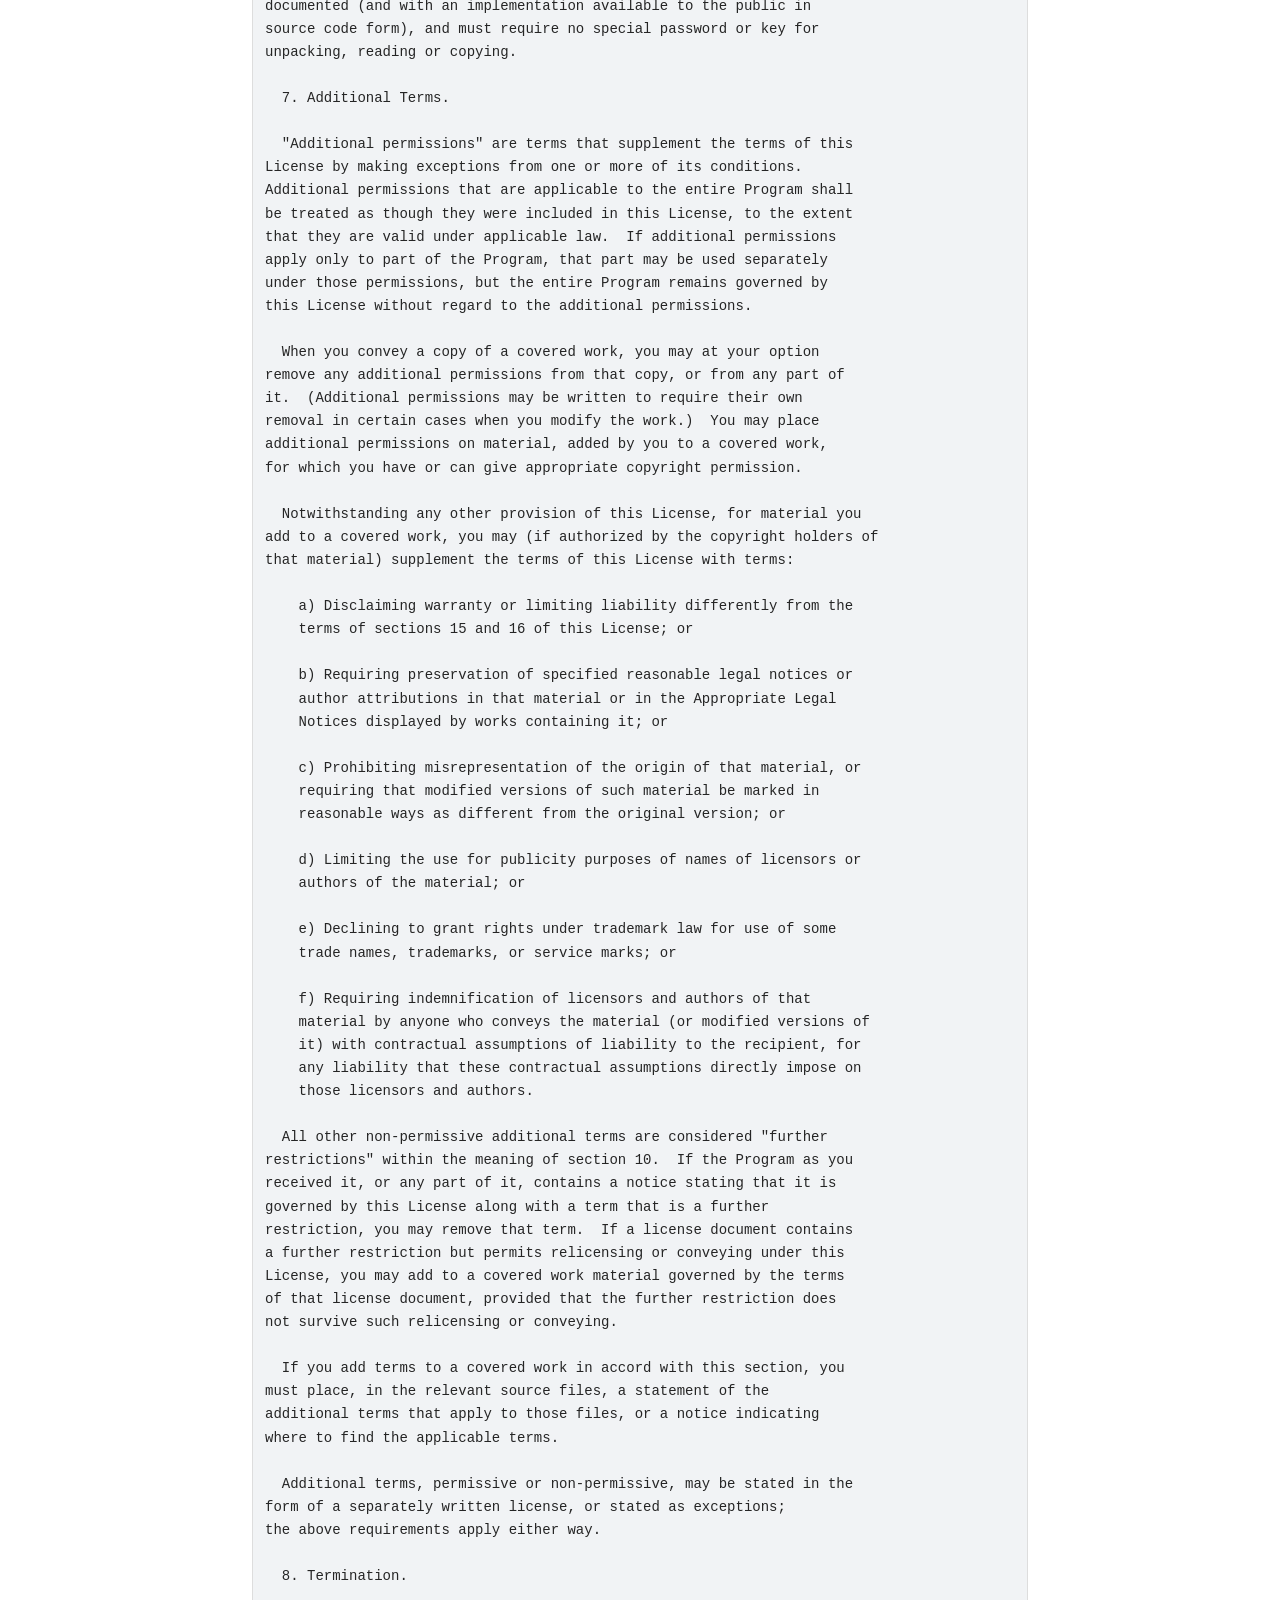
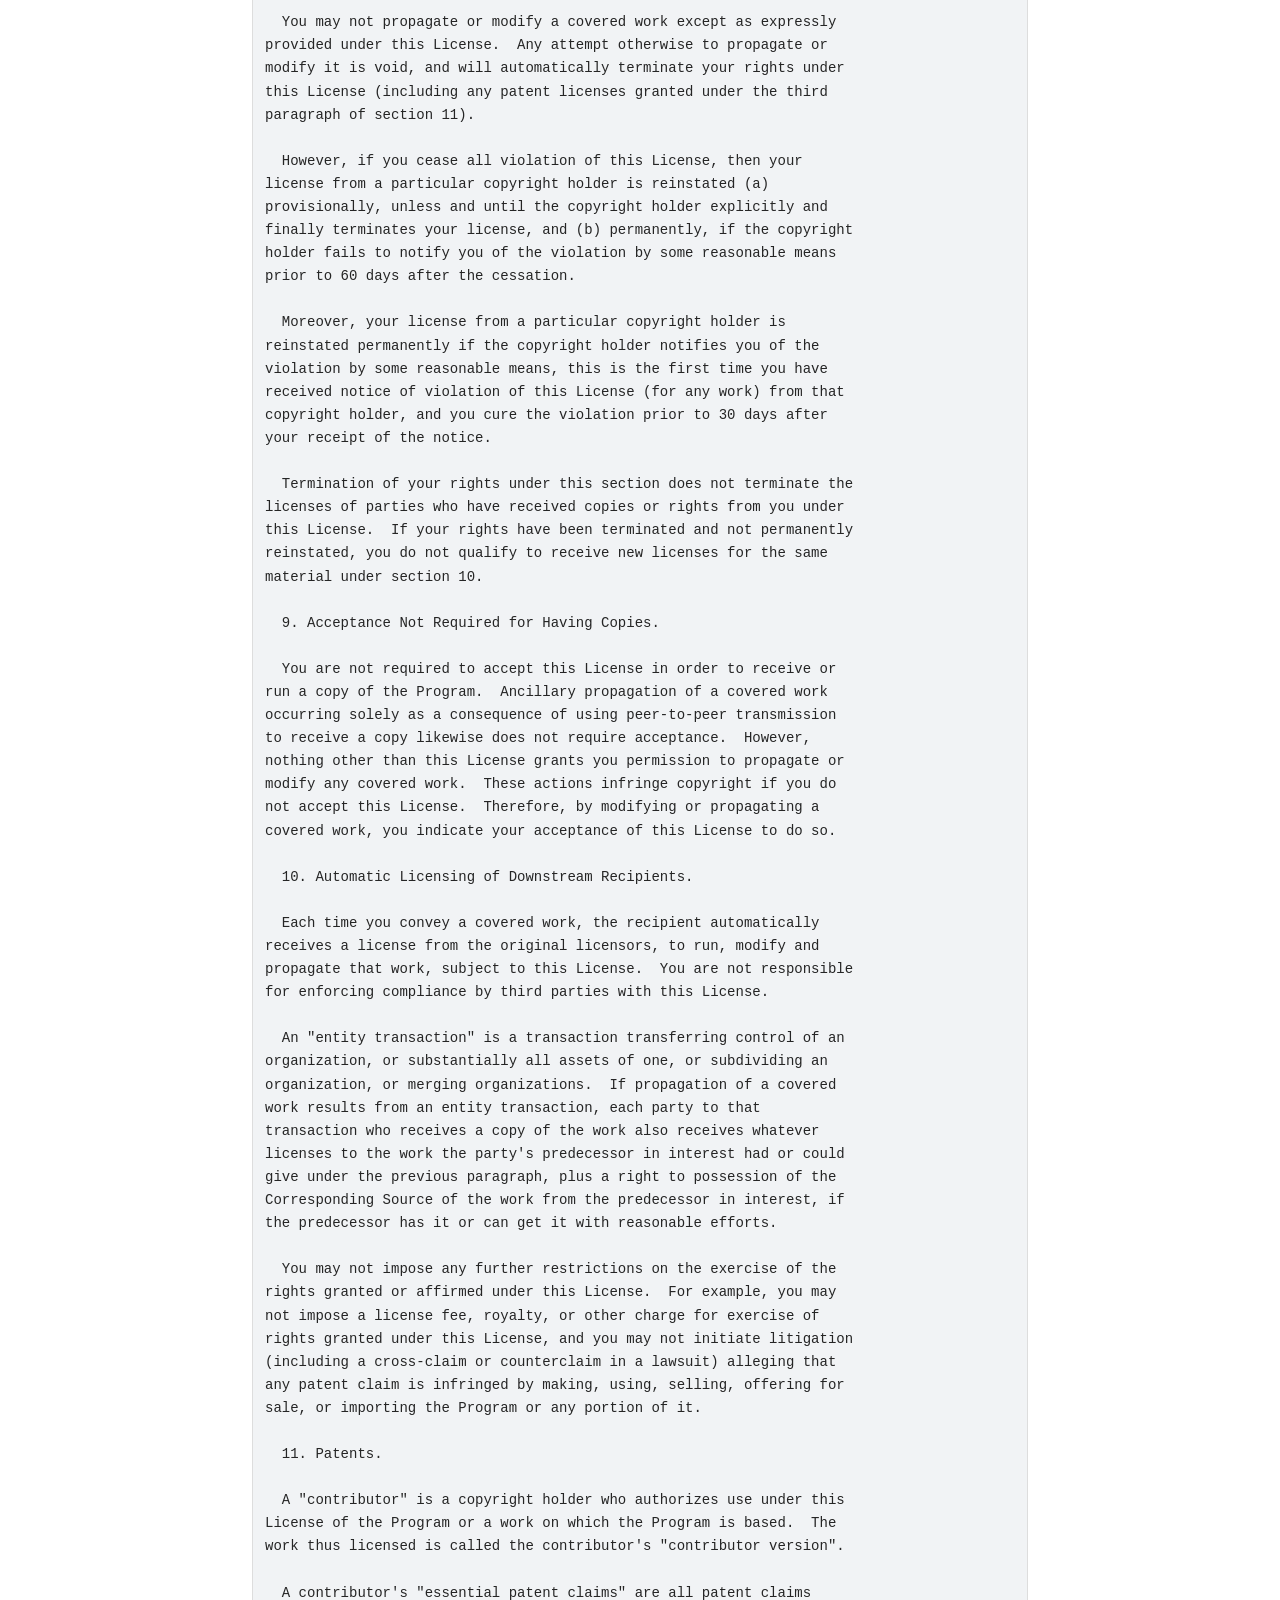
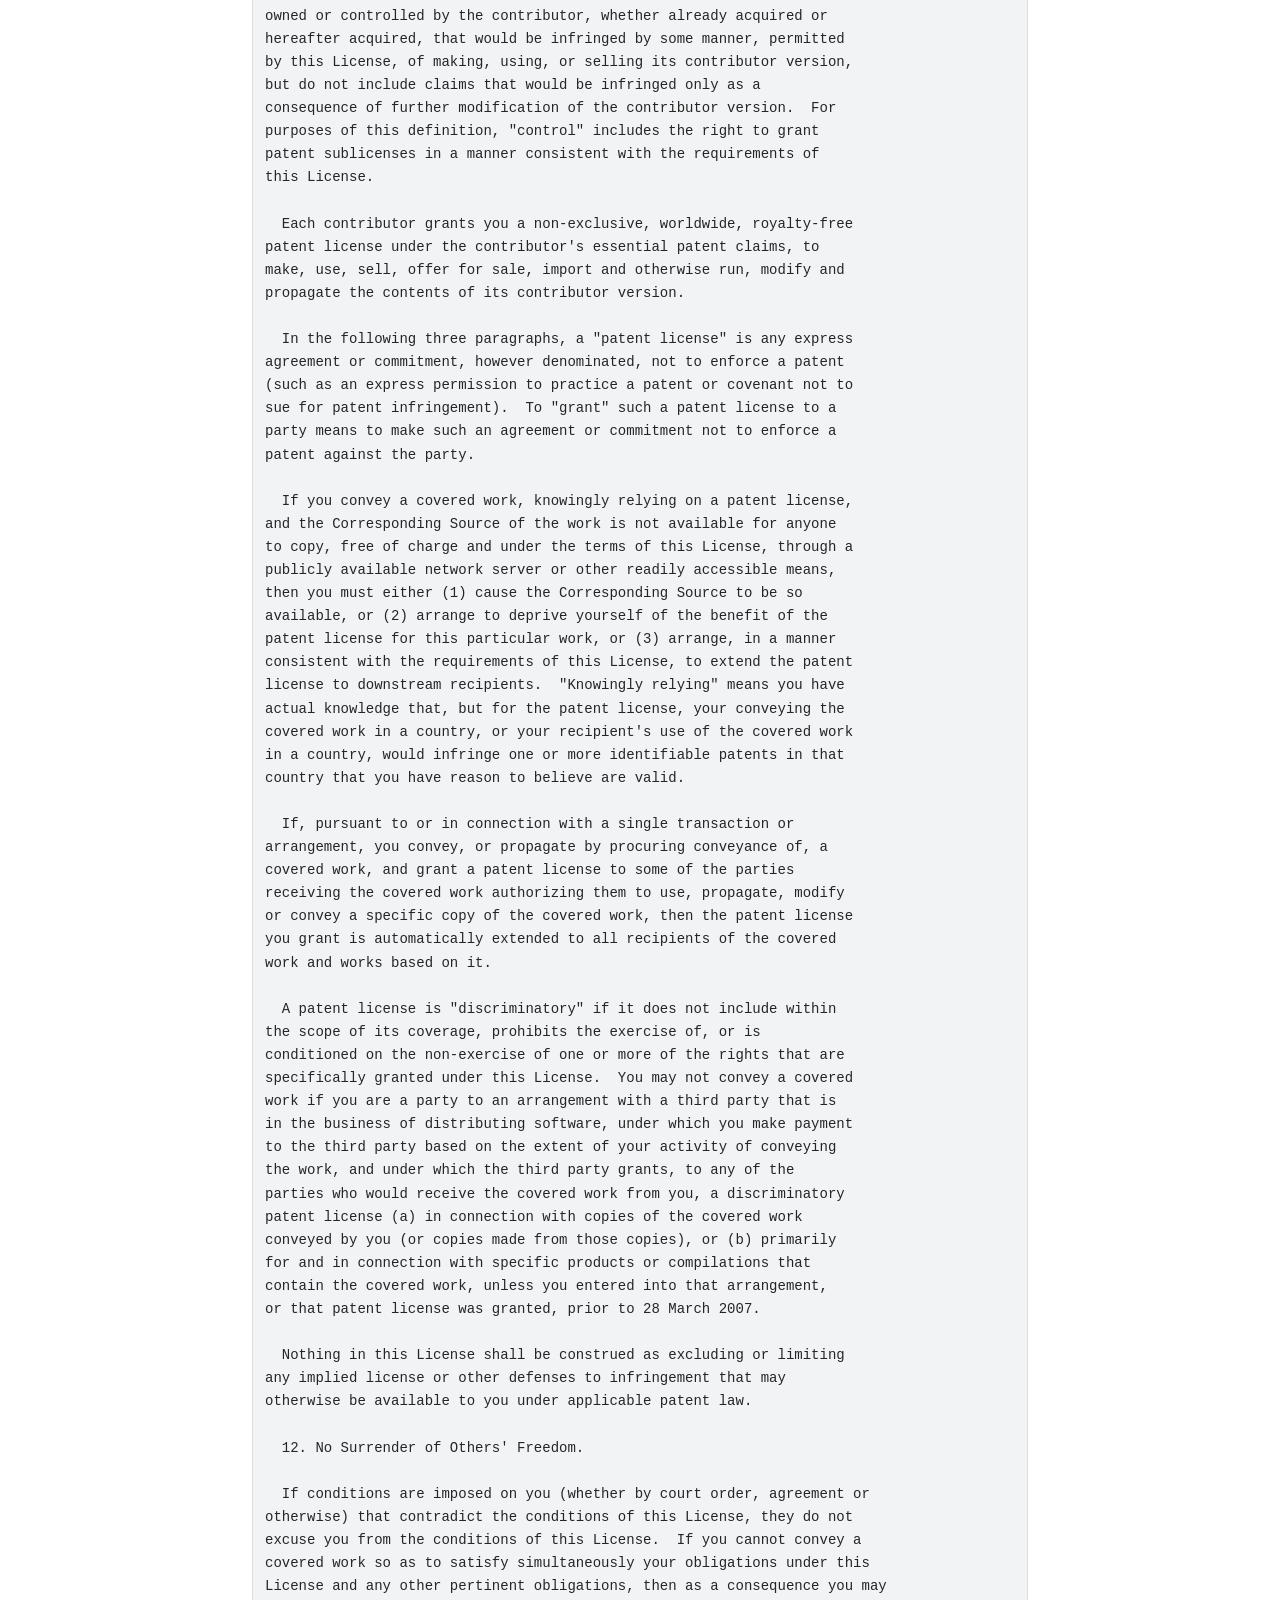
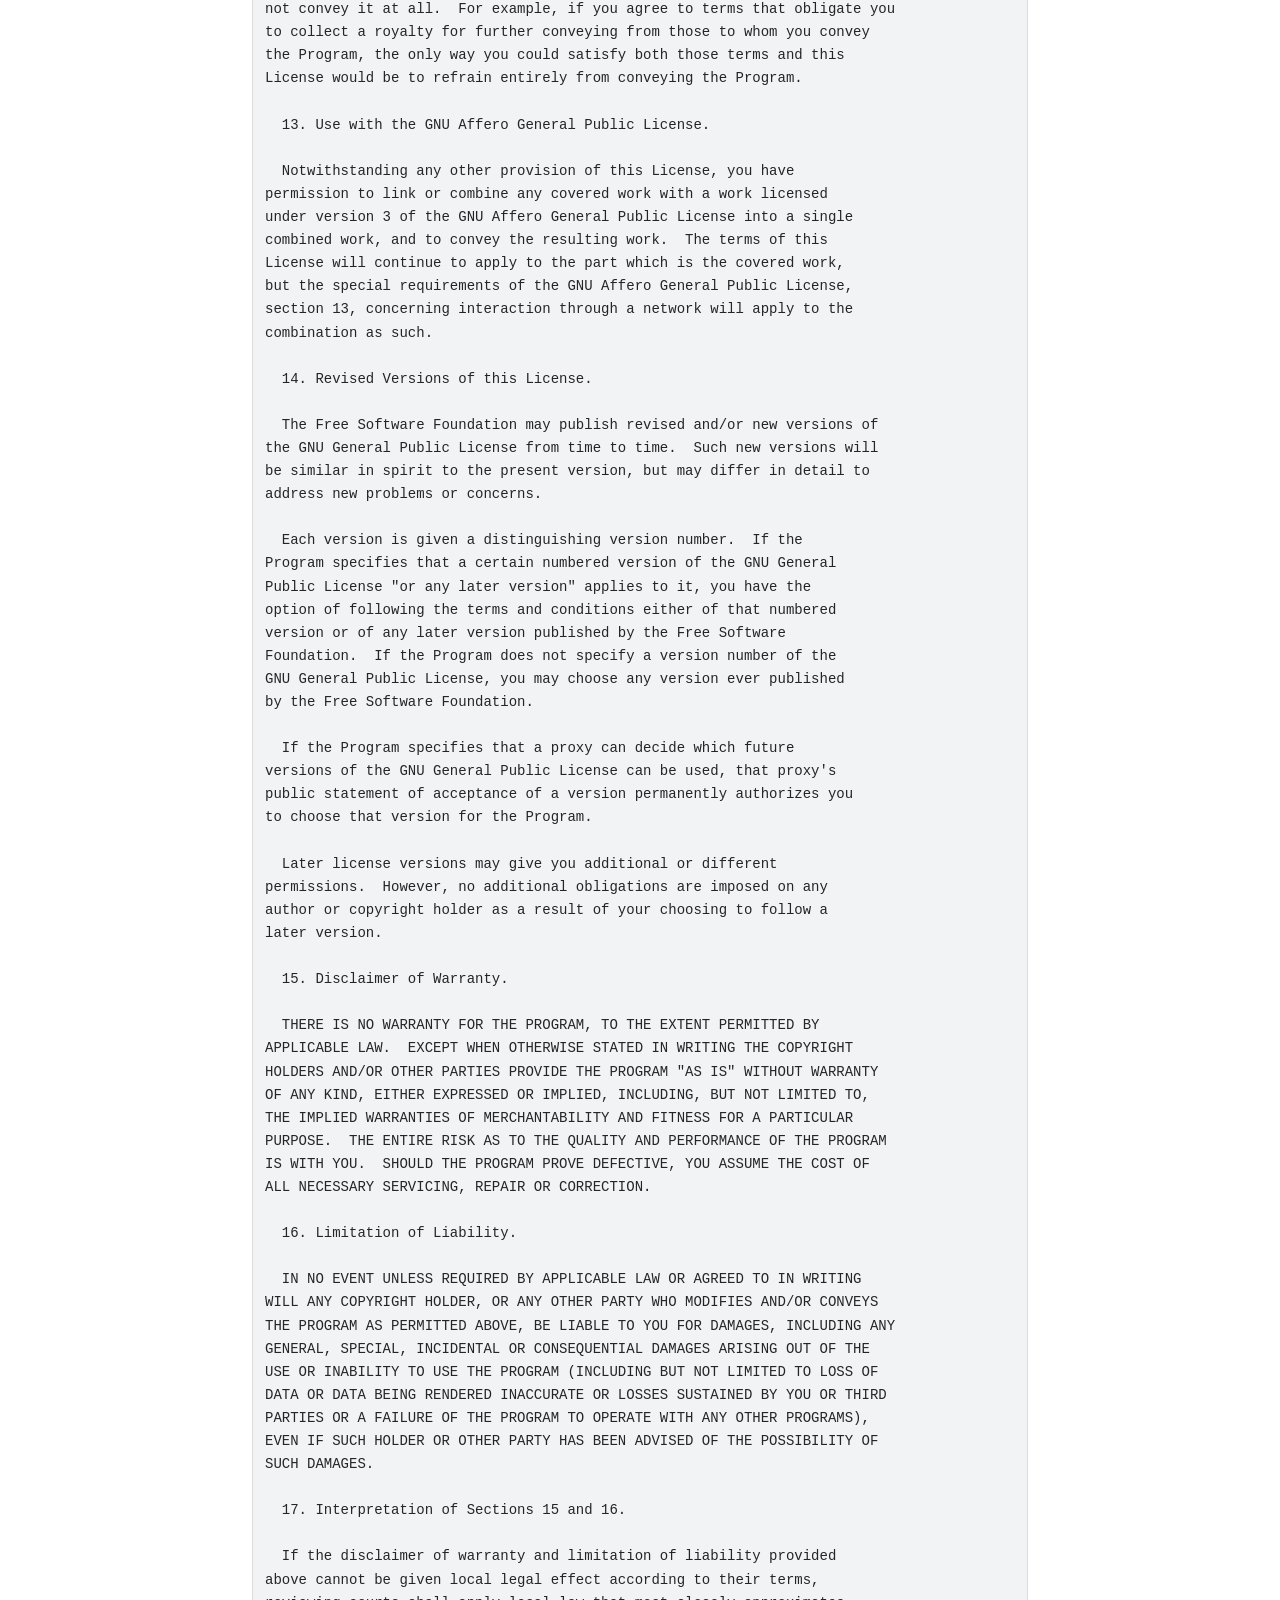
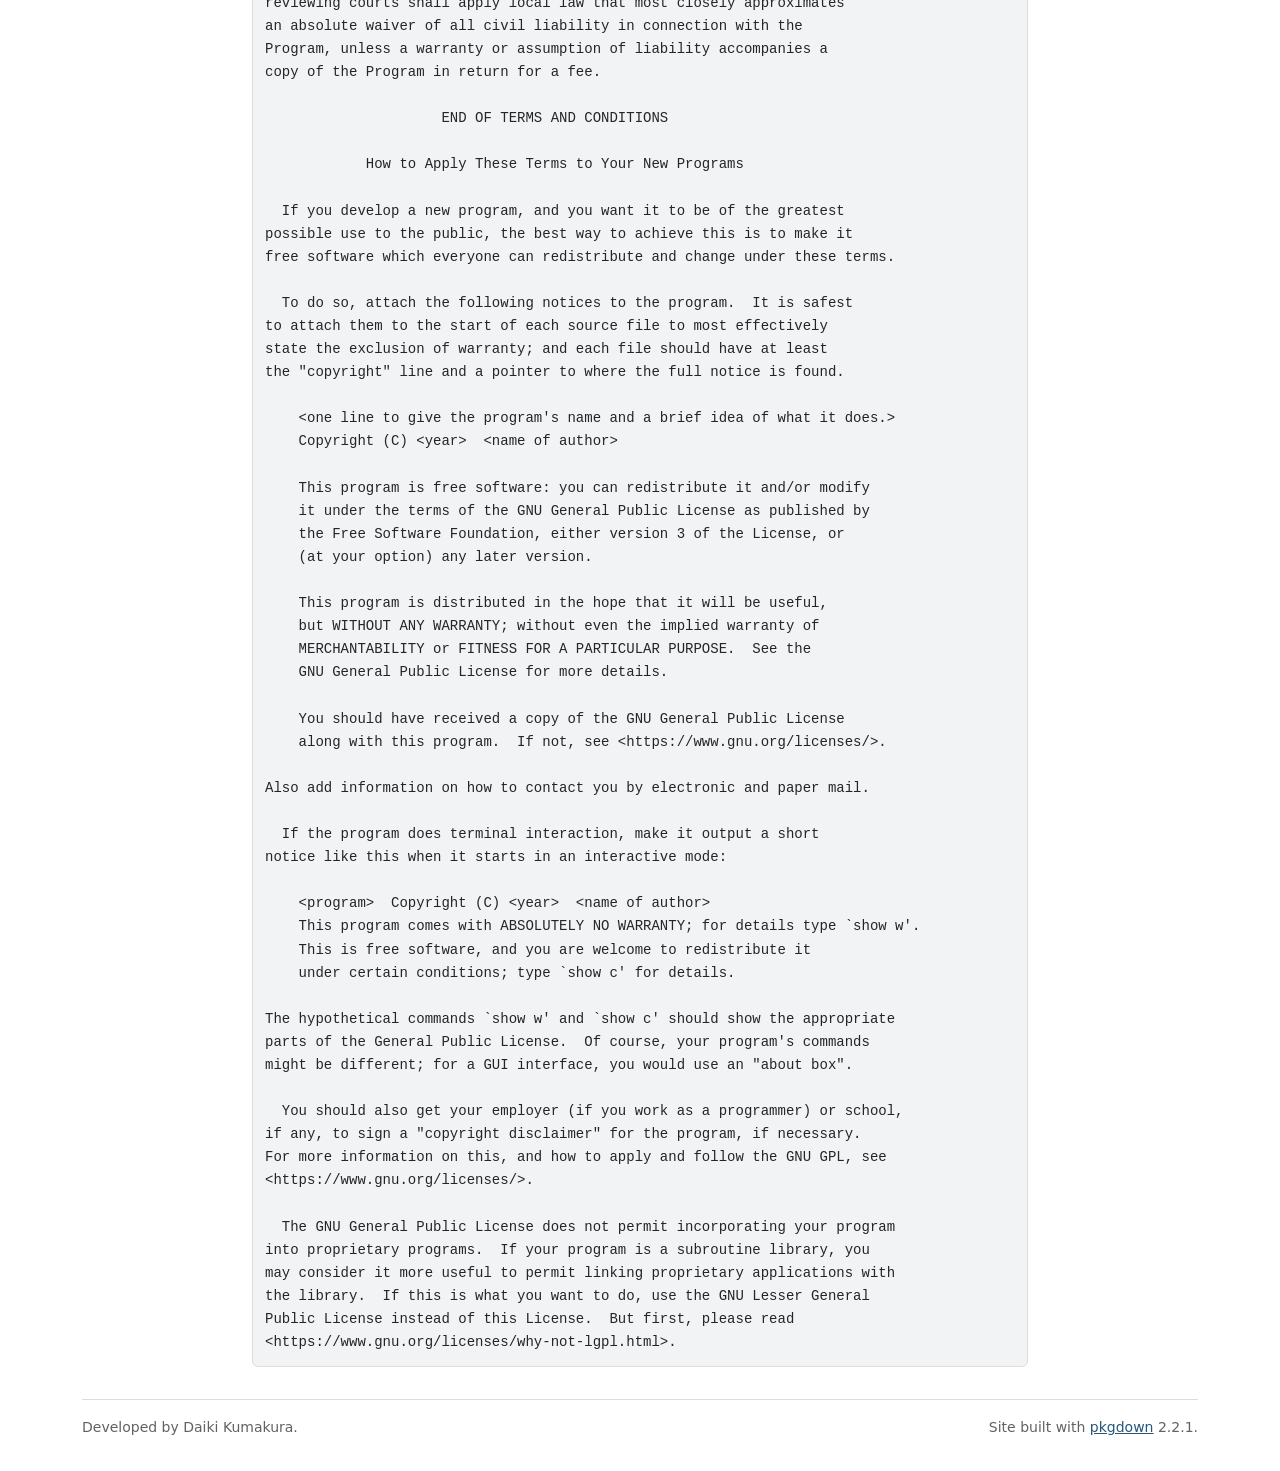
<file: LICENSE-text.html>
<!DOCTYPE html>
<!-- Generated by pkgdown: do not edit by hand --><html lang="en"><head><meta charset="UTF-8"><meta http-equiv="X-UA-Compatible" content="IE=edge"><meta name="viewport" content="width=device-width, initial-scale=1, shrink-to-fit=no"><title>License • geneticPoS</title><script src="deps/jquery-3.6.0/jquery-3.6.0.min.js"></script><meta name="viewport" content="width=device-width, initial-scale=1, shrink-to-fit=no"><link href="deps/bootstrap-5.3.8/bootstrap.min.css" rel="stylesheet"><script src="deps/bootstrap-5.3.8/bootstrap.bundle.min.js"></script><link href="deps/font-awesome-6.5.2/css/all.min.css" rel="stylesheet"><link href="deps/font-awesome-6.5.2/css/v4-shims.min.css" rel="stylesheet"><script src="deps/headroom-0.11.0/headroom.min.js"></script><script src="deps/headroom-0.11.0/jQuery.headroom.min.js"></script><script src="deps/bootstrap-toc-1.0.1/bootstrap-toc.min.js"></script><script src="deps/clipboard.js-2.0.11/clipboard.min.js"></script><script src="deps/search-1.0.0/autocomplete.jquery.min.js"></script><script src="deps/search-1.0.0/fuse.min.js"></script><script src="deps/search-1.0.0/mark.min.js"></script><!-- pkgdown --><script src="pkgdown.js"></script><meta property="og:title" content="License"></head><body>
    <a href="#main" class="visually-hidden-focusable">Skip to contents</a>


    <nav class="navbar navbar-expand-lg fixed-top bg-light" data-bs-theme="light" aria-label="Site navigation"><div class="container">

    <a class="navbar-brand me-2" href="index.html">geneticPoS</a>

    <small class="nav-text text-muted me-auto" data-bs-toggle="tooltip" data-bs-placement="bottom" title="">0.5.0</small>


    <button class="navbar-toggler" type="button" data-bs-toggle="collapse" data-bs-target="#navbar" aria-controls="navbar" aria-expanded="false" aria-label="Toggle navigation">
      <span class="navbar-toggler-icon"></span>
    </button>

    <div id="navbar" class="collapse navbar-collapse ms-3">
      <ul class="navbar-nav me-auto"><li class="nav-item"><a class="nav-link" href="reference/index.html">Reference</a></li>
<li class="nav-item dropdown">
  <button class="nav-link dropdown-toggle" type="button" id="dropdown-articles" data-bs-toggle="dropdown" aria-expanded="false" aria-haspopup="true">Articles</button>
  <ul class="dropdown-menu" aria-labelledby="dropdown-articles"><li><a class="dropdown-item" href="articles/tutorial.html">From your MR and coloc results to a benchmark verdict</a></li>
  </ul></li>
<li class="nav-item"><a class="nav-link" href="news/index.html">Changelog</a></li>
      </ul><ul class="navbar-nav"><li class="nav-item"><form class="form-inline" role="search">
 <input class="form-control" type="search" name="search-input" id="search-input" autocomplete="off" aria-label="Search site" placeholder="Search for" data-search-index="search.json"></form></li>
<li class="nav-item"><a class="external-link nav-link" href="https://github.com/DaikiKumakura/geneticPoS/" aria-label="GitHub"><span class="fa fab fa-github fa-lg"></span></a></li>
      </ul></div>


  </div>
</nav><div class="container template-title-body">
<div class="row">
  <main id="main" class="col-md-9"><div class="page-header">

      <h1>License</h1>

    </div>

<pre>                    GNU GENERAL PUBLIC LICENSE
                       Version 3, 29 June 2007

 Copyright (C) 2007 Free Software Foundation, Inc. &lt;https://fsf.org/&gt;
 Everyone is permitted to copy and distribute verbatim copies
 of this license document, but changing it is not allowed.

                            Preamble

  The GNU General Public License is a free, copyleft license for
software and other kinds of works.

  The licenses for most software and other practical works are designed
to take away your freedom to share and change the works.  By contrast,
the GNU General Public License is intended to guarantee your freedom to
share and change all versions of a program--to make sure it remains free
software for all its users.  We, the Free Software Foundation, use the
GNU General Public License for most of our software; it applies also to
any other work released this way by its authors.  You can apply it to
your programs, too.

  When we speak of free software, we are referring to freedom, not
price.  Our General Public Licenses are designed to make sure that you
have the freedom to distribute copies of free software (and charge for
them if you wish), that you receive source code or can get it if you
want it, that you can change the software or use pieces of it in new
free programs, and that you know you can do these things.

  To protect your rights, we need to prevent others from denying you
these rights or asking you to surrender the rights.  Therefore, you have
certain responsibilities if you distribute copies of the software, or if
you modify it: responsibilities to respect the freedom of others.

  For example, if you distribute copies of such a program, whether
gratis or for a fee, you must pass on to the recipients the same
freedoms that you received.  You must make sure that they, too, receive
or can get the source code.  And you must show them these terms so they
know their rights.

  Developers that use the GNU GPL protect your rights with two steps:
(1) assert copyright on the software, and (2) offer you this License
giving you legal permission to copy, distribute and/or modify it.

  For the developers' and authors' protection, the GPL clearly explains
that there is no warranty for this free software.  For both users' and
authors' sake, the GPL requires that modified versions be marked as
changed, so that their problems will not be attributed erroneously to
authors of previous versions.

  Some devices are designed to deny users access to install or run
modified versions of the software inside them, although the manufacturer
can do so.  This is fundamentally incompatible with the aim of
protecting users' freedom to change the software.  The systematic
pattern of such abuse occurs in the area of products for individuals to
use, which is precisely where it is most unacceptable.  Therefore, we
have designed this version of the GPL to prohibit the practice for those
products.  If such problems arise substantially in other domains, we
stand ready to extend this provision to those domains in future versions
of the GPL, as needed to protect the freedom of users.

  Finally, every program is threatened constantly by software patents.
States should not allow patents to restrict development and use of
software on general-purpose computers, but in those that do, we wish to
avoid the special danger that patents applied to a free program could
make it effectively proprietary.  To prevent this, the GPL assures that
patents cannot be used to render the program non-free.

  The precise terms and conditions for copying, distribution and
modification follow.

                       TERMS AND CONDITIONS

  0. Definitions.

  "This License" refers to version 3 of the GNU General Public License.

  "Copyright" also means copyright-like laws that apply to other kinds of
works, such as semiconductor masks.

  "The Program" refers to any copyrightable work licensed under this
License.  Each licensee is addressed as "you".  "Licensees" and
"recipients" may be individuals or organizations.

  To "modify" a work means to copy from or adapt all or part of the work
in a fashion requiring copyright permission, other than the making of an
exact copy.  The resulting work is called a "modified version" of the
earlier work or a work "based on" the earlier work.

  A "covered work" means either the unmodified Program or a work based
on the Program.

  To "propagate" a work means to do anything with it that, without
permission, would make you directly or secondarily liable for
infringement under applicable copyright law, except executing it on a
computer or modifying a private copy.  Propagation includes copying,
distribution (with or without modification), making available to the
public, and in some countries other activities as well.

  To "convey" a work means any kind of propagation that enables other
parties to make or receive copies.  Mere interaction with a user through
a computer network, with no transfer of a copy, is not conveying.

  An interactive user interface displays "Appropriate Legal Notices"
to the extent that it includes a convenient and prominently visible
feature that (1) displays an appropriate copyright notice, and (2)
tells the user that there is no warranty for the work (except to the
extent that warranties are provided), that licensees may convey the
work under this License, and how to view a copy of this License.  If
the interface presents a list of user commands or options, such as a
menu, a prominent item in the list meets this criterion.

  1. Source Code.

  The "source code" for a work means the preferred form of the work
for making modifications to it.  "Object code" means any non-source
form of a work.

  A "Standard Interface" means an interface that either is an official
standard defined by a recognized standards body, or, in the case of
interfaces specified for a particular programming language, one that
is widely used among developers working in that language.

  The "System Libraries" of an executable work include anything, other
than the work as a whole, that (a) is included in the normal form of
packaging a Major Component, but which is not part of that Major
Component, and (b) serves only to enable use of the work with that
Major Component, or to implement a Standard Interface for which an
implementation is available to the public in source code form.  A
"Major Component", in this context, means a major essential component
(kernel, window system, and so on) of the specific operating system
(if any) on which the executable work runs, or a compiler used to
produce the work, or an object code interpreter used to run it.

  The "Corresponding Source" for a work in object code form means all
the source code needed to generate, install, and (for an executable
work) run the object code and to modify the work, including scripts to
control those activities.  However, it does not include the work's
System Libraries, or general-purpose tools or generally available free
programs which are used unmodified in performing those activities but
which are not part of the work.  For example, Corresponding Source
includes interface definition files associated with source files for
the work, and the source code for shared libraries and dynamically
linked subprograms that the work is specifically designed to require,
such as by intimate data communication or control flow between those
subprograms and other parts of the work.

  The Corresponding Source need not include anything that users
can regenerate automatically from other parts of the Corresponding
Source.

  The Corresponding Source for a work in source code form is that
same work.

  2. Basic Permissions.

  All rights granted under this License are granted for the term of
copyright on the Program, and are irrevocable provided the stated
conditions are met.  This License explicitly affirms your unlimited
permission to run the unmodified Program.  The output from running a
covered work is covered by this License only if the output, given its
content, constitutes a covered work.  This License acknowledges your
rights of fair use or other equivalent, as provided by copyright law.

  You may make, run and propagate covered works that you do not
convey, without conditions so long as your license otherwise remains
in force.  You may convey covered works to others for the sole purpose
of having them make modifications exclusively for you, or provide you
with facilities for running those works, provided that you comply with
the terms of this License in conveying all material for which you do
not control copyright.  Those thus making or running the covered works
for you must do so exclusively on your behalf, under your direction
and control, on terms that prohibit them from making any copies of
your copyrighted material outside their relationship with you.

  Conveying under any other circumstances is permitted solely under
the conditions stated below.  Sublicensing is not allowed; section 10
makes it unnecessary.

  3. Protecting Users' Legal Rights From Anti-Circumvention Law.

  No covered work shall be deemed part of an effective technological
measure under any applicable law fulfilling obligations under article
11 of the WIPO copyright treaty adopted on 20 December 1996, or
similar laws prohibiting or restricting circumvention of such
measures.

  When you convey a covered work, you waive any legal power to forbid
circumvention of technological measures to the extent such circumvention
is effected by exercising rights under this License with respect to
the covered work, and you disclaim any intention to limit operation or
modification of the work as a means of enforcing, against the work's
users, your or third parties' legal rights to forbid circumvention of
technological measures.

  4. Conveying Verbatim Copies.

  You may convey verbatim copies of the Program's source code as you
receive it, in any medium, provided that you conspicuously and
appropriately publish on each copy an appropriate copyright notice;
keep intact all notices stating that this License and any
non-permissive terms added in accord with section 7 apply to the code;
keep intact all notices of the absence of any warranty; and give all
recipients a copy of this License along with the Program.

  You may charge any price or no price for each copy that you convey,
and you may offer support or warranty protection for a fee.

  5. Conveying Modified Source Versions.

  You may convey a work based on the Program, or the modifications to
produce it from the Program, in the form of source code under the
terms of section 4, provided that you also meet all of these conditions:

    a) The work must carry prominent notices stating that you modified
    it, and giving a relevant date.

    b) The work must carry prominent notices stating that it is
    released under this License and any conditions added under section
    7.  This requirement modifies the requirement in section 4 to
    "keep intact all notices".

    c) You must license the entire work, as a whole, under this
    License to anyone who comes into possession of a copy.  This
    License will therefore apply, along with any applicable section 7
    additional terms, to the whole of the work, and all its parts,
    regardless of how they are packaged.  This License gives no
    permission to license the work in any other way, but it does not
    invalidate such permission if you have separately received it.

    d) If the work has interactive user interfaces, each must display
    Appropriate Legal Notices; however, if the Program has interactive
    interfaces that do not display Appropriate Legal Notices, your
    work need not make them do so.

  A compilation of a covered work with other separate and independent
works, which are not by their nature extensions of the covered work,
and which are not combined with it such as to form a larger program,
in or on a volume of a storage or distribution medium, is called an
"aggregate" if the compilation and its resulting copyright are not
used to limit the access or legal rights of the compilation's users
beyond what the individual works permit.  Inclusion of a covered work
in an aggregate does not cause this License to apply to the other
parts of the aggregate.

  6. Conveying Non-Source Forms.

  You may convey a covered work in object code form under the terms
of sections 4 and 5, provided that you also convey the
machine-readable Corresponding Source under the terms of this License,
in one of these ways:

    a) Convey the object code in, or embodied in, a physical product
    (including a physical distribution medium), accompanied by the
    Corresponding Source fixed on a durable physical medium
    customarily used for software interchange.

    b) Convey the object code in, or embodied in, a physical product
    (including a physical distribution medium), accompanied by a
    written offer, valid for at least three years and valid for as
    long as you offer spare parts or customer support for that product
    model, to give anyone who possesses the object code either (1) a
    copy of the Corresponding Source for all the software in the
    product that is covered by this License, on a durable physical
    medium customarily used for software interchange, for a price no
    more than your reasonable cost of physically performing this
    conveying of source, or (2) access to copy the
    Corresponding Source from a network server at no charge.

    c) Convey individual copies of the object code with a copy of the
    written offer to provide the Corresponding Source.  This
    alternative is allowed only occasionally and noncommercially, and
    only if you received the object code with such an offer, in accord
    with subsection 6b.

    d) Convey the object code by offering access from a designated
    place (gratis or for a charge), and offer equivalent access to the
    Corresponding Source in the same way through the same place at no
    further charge.  You need not require recipients to copy the
    Corresponding Source along with the object code.  If the place to
    copy the object code is a network server, the Corresponding Source
    may be on a different server (operated by you or a third party)
    that supports equivalent copying facilities, provided you maintain
    clear directions next to the object code saying where to find the
    Corresponding Source.  Regardless of what server hosts the
    Corresponding Source, you remain obligated to ensure that it is
    available for as long as needed to satisfy these requirements.

    e) Convey the object code using peer-to-peer transmission, provided
    you inform other peers where the object code and Corresponding
    Source of the work are being offered to the general public at no
    charge under subsection 6d.

  A separable portion of the object code, whose source code is excluded
from the Corresponding Source as a System Library, need not be
included in conveying the object code work.

  A "User Product" is either (1) a "consumer product", which means any
tangible personal property which is normally used for personal, family,
or household purposes, or (2) anything designed or sold for incorporation
into a dwelling.  In determining whether a product is a consumer product,
doubtful cases shall be resolved in favor of coverage.  For a particular
product received by a particular user, "normally used" refers to a
typical or common use of that class of product, regardless of the status
of the particular user or of the way in which the particular user
actually uses, or expects or is expected to use, the product.  A product
is a consumer product regardless of whether the product has substantial
commercial, industrial or non-consumer uses, unless such uses represent
the only significant mode of use of the product.

  "Installation Information" for a User Product means any methods,
procedures, authorization keys, or other information required to install
and execute modified versions of a covered work in that User Product from
a modified version of its Corresponding Source.  The information must
suffice to ensure that the continued functioning of the modified object
code is in no case prevented or interfered with solely because
modification has been made.

  If you convey an object code work under this section in, or with, or
specifically for use in, a User Product, and the conveying occurs as
part of a transaction in which the right of possession and use of the
User Product is transferred to the recipient in perpetuity or for a
fixed term (regardless of how the transaction is characterized), the
Corresponding Source conveyed under this section must be accompanied
by the Installation Information.  But this requirement does not apply
if neither you nor any third party retains the ability to install
modified object code on the User Product (for example, the work has
been installed in ROM).

  The requirement to provide Installation Information does not include a
requirement to continue to provide support service, warranty, or updates
for a work that has been modified or installed by the recipient, or for
the User Product in which it has been modified or installed.  Access to a
network may be denied when the modification itself materially and
adversely affects the operation of the network or violates the rules and
protocols for communication across the network.

  Corresponding Source conveyed, and Installation Information provided,
in accord with this section must be in a format that is publicly
documented (and with an implementation available to the public in
source code form), and must require no special password or key for
unpacking, reading or copying.

  7. Additional Terms.

  "Additional permissions" are terms that supplement the terms of this
License by making exceptions from one or more of its conditions.
Additional permissions that are applicable to the entire Program shall
be treated as though they were included in this License, to the extent
that they are valid under applicable law.  If additional permissions
apply only to part of the Program, that part may be used separately
under those permissions, but the entire Program remains governed by
this License without regard to the additional permissions.

  When you convey a copy of a covered work, you may at your option
remove any additional permissions from that copy, or from any part of
it.  (Additional permissions may be written to require their own
removal in certain cases when you modify the work.)  You may place
additional permissions on material, added by you to a covered work,
for which you have or can give appropriate copyright permission.

  Notwithstanding any other provision of this License, for material you
add to a covered work, you may (if authorized by the copyright holders of
that material) supplement the terms of this License with terms:

    a) Disclaiming warranty or limiting liability differently from the
    terms of sections 15 and 16 of this License; or

    b) Requiring preservation of specified reasonable legal notices or
    author attributions in that material or in the Appropriate Legal
    Notices displayed by works containing it; or

    c) Prohibiting misrepresentation of the origin of that material, or
    requiring that modified versions of such material be marked in
    reasonable ways as different from the original version; or

    d) Limiting the use for publicity purposes of names of licensors or
    authors of the material; or

    e) Declining to grant rights under trademark law for use of some
    trade names, trademarks, or service marks; or

    f) Requiring indemnification of licensors and authors of that
    material by anyone who conveys the material (or modified versions of
    it) with contractual assumptions of liability to the recipient, for
    any liability that these contractual assumptions directly impose on
    those licensors and authors.

  All other non-permissive additional terms are considered "further
restrictions" within the meaning of section 10.  If the Program as you
received it, or any part of it, contains a notice stating that it is
governed by this License along with a term that is a further
restriction, you may remove that term.  If a license document contains
a further restriction but permits relicensing or conveying under this
License, you may add to a covered work material governed by the terms
of that license document, provided that the further restriction does
not survive such relicensing or conveying.

  If you add terms to a covered work in accord with this section, you
must place, in the relevant source files, a statement of the
additional terms that apply to those files, or a notice indicating
where to find the applicable terms.

  Additional terms, permissive or non-permissive, may be stated in the
form of a separately written license, or stated as exceptions;
the above requirements apply either way.

  8. Termination.

  You may not propagate or modify a covered work except as expressly
provided under this License.  Any attempt otherwise to propagate or
modify it is void, and will automatically terminate your rights under
this License (including any patent licenses granted under the third
paragraph of section 11).

  However, if you cease all violation of this License, then your
license from a particular copyright holder is reinstated (a)
provisionally, unless and until the copyright holder explicitly and
finally terminates your license, and (b) permanently, if the copyright
holder fails to notify you of the violation by some reasonable means
prior to 60 days after the cessation.

  Moreover, your license from a particular copyright holder is
reinstated permanently if the copyright holder notifies you of the
violation by some reasonable means, this is the first time you have
received notice of violation of this License (for any work) from that
copyright holder, and you cure the violation prior to 30 days after
your receipt of the notice.

  Termination of your rights under this section does not terminate the
licenses of parties who have received copies or rights from you under
this License.  If your rights have been terminated and not permanently
reinstated, you do not qualify to receive new licenses for the same
material under section 10.

  9. Acceptance Not Required for Having Copies.

  You are not required to accept this License in order to receive or
run a copy of the Program.  Ancillary propagation of a covered work
occurring solely as a consequence of using peer-to-peer transmission
to receive a copy likewise does not require acceptance.  However,
nothing other than this License grants you permission to propagate or
modify any covered work.  These actions infringe copyright if you do
not accept this License.  Therefore, by modifying or propagating a
covered work, you indicate your acceptance of this License to do so.

  10. Automatic Licensing of Downstream Recipients.

  Each time you convey a covered work, the recipient automatically
receives a license from the original licensors, to run, modify and
propagate that work, subject to this License.  You are not responsible
for enforcing compliance by third parties with this License.

  An "entity transaction" is a transaction transferring control of an
organization, or substantially all assets of one, or subdividing an
organization, or merging organizations.  If propagation of a covered
work results from an entity transaction, each party to that
transaction who receives a copy of the work also receives whatever
licenses to the work the party's predecessor in interest had or could
give under the previous paragraph, plus a right to possession of the
Corresponding Source of the work from the predecessor in interest, if
the predecessor has it or can get it with reasonable efforts.

  You may not impose any further restrictions on the exercise of the
rights granted or affirmed under this License.  For example, you may
not impose a license fee, royalty, or other charge for exercise of
rights granted under this License, and you may not initiate litigation
(including a cross-claim or counterclaim in a lawsuit) alleging that
any patent claim is infringed by making, using, selling, offering for
sale, or importing the Program or any portion of it.

  11. Patents.

  A "contributor" is a copyright holder who authorizes use under this
License of the Program or a work on which the Program is based.  The
work thus licensed is called the contributor's "contributor version".

  A contributor's "essential patent claims" are all patent claims
owned or controlled by the contributor, whether already acquired or
hereafter acquired, that would be infringed by some manner, permitted
by this License, of making, using, or selling its contributor version,
but do not include claims that would be infringed only as a
consequence of further modification of the contributor version.  For
purposes of this definition, "control" includes the right to grant
patent sublicenses in a manner consistent with the requirements of
this License.

  Each contributor grants you a non-exclusive, worldwide, royalty-free
patent license under the contributor's essential patent claims, to
make, use, sell, offer for sale, import and otherwise run, modify and
propagate the contents of its contributor version.

  In the following three paragraphs, a "patent license" is any express
agreement or commitment, however denominated, not to enforce a patent
(such as an express permission to practice a patent or covenant not to
sue for patent infringement).  To "grant" such a patent license to a
party means to make such an agreement or commitment not to enforce a
patent against the party.

  If you convey a covered work, knowingly relying on a patent license,
and the Corresponding Source of the work is not available for anyone
to copy, free of charge and under the terms of this License, through a
publicly available network server or other readily accessible means,
then you must either (1) cause the Corresponding Source to be so
available, or (2) arrange to deprive yourself of the benefit of the
patent license for this particular work, or (3) arrange, in a manner
consistent with the requirements of this License, to extend the patent
license to downstream recipients.  "Knowingly relying" means you have
actual knowledge that, but for the patent license, your conveying the
covered work in a country, or your recipient's use of the covered work
in a country, would infringe one or more identifiable patents in that
country that you have reason to believe are valid.

  If, pursuant to or in connection with a single transaction or
arrangement, you convey, or propagate by procuring conveyance of, a
covered work, and grant a patent license to some of the parties
receiving the covered work authorizing them to use, propagate, modify
or convey a specific copy of the covered work, then the patent license
you grant is automatically extended to all recipients of the covered
work and works based on it.

  A patent license is "discriminatory" if it does not include within
the scope of its coverage, prohibits the exercise of, or is
conditioned on the non-exercise of one or more of the rights that are
specifically granted under this License.  You may not convey a covered
work if you are a party to an arrangement with a third party that is
in the business of distributing software, under which you make payment
to the third party based on the extent of your activity of conveying
the work, and under which the third party grants, to any of the
parties who would receive the covered work from you, a discriminatory
patent license (a) in connection with copies of the covered work
conveyed by you (or copies made from those copies), or (b) primarily
for and in connection with specific products or compilations that
contain the covered work, unless you entered into that arrangement,
or that patent license was granted, prior to 28 March 2007.

  Nothing in this License shall be construed as excluding or limiting
any implied license or other defenses to infringement that may
otherwise be available to you under applicable patent law.

  12. No Surrender of Others' Freedom.

  If conditions are imposed on you (whether by court order, agreement or
otherwise) that contradict the conditions of this License, they do not
excuse you from the conditions of this License.  If you cannot convey a
covered work so as to satisfy simultaneously your obligations under this
License and any other pertinent obligations, then as a consequence you may
not convey it at all.  For example, if you agree to terms that obligate you
to collect a royalty for further conveying from those to whom you convey
the Program, the only way you could satisfy both those terms and this
License would be to refrain entirely from conveying the Program.

  13. Use with the GNU Affero General Public License.

  Notwithstanding any other provision of this License, you have
permission to link or combine any covered work with a work licensed
under version 3 of the GNU Affero General Public License into a single
combined work, and to convey the resulting work.  The terms of this
License will continue to apply to the part which is the covered work,
but the special requirements of the GNU Affero General Public License,
section 13, concerning interaction through a network will apply to the
combination as such.

  14. Revised Versions of this License.

  The Free Software Foundation may publish revised and/or new versions of
the GNU General Public License from time to time.  Such new versions will
be similar in spirit to the present version, but may differ in detail to
address new problems or concerns.

  Each version is given a distinguishing version number.  If the
Program specifies that a certain numbered version of the GNU General
Public License "or any later version" applies to it, you have the
option of following the terms and conditions either of that numbered
version or of any later version published by the Free Software
Foundation.  If the Program does not specify a version number of the
GNU General Public License, you may choose any version ever published
by the Free Software Foundation.

  If the Program specifies that a proxy can decide which future
versions of the GNU General Public License can be used, that proxy's
public statement of acceptance of a version permanently authorizes you
to choose that version for the Program.

  Later license versions may give you additional or different
permissions.  However, no additional obligations are imposed on any
author or copyright holder as a result of your choosing to follow a
later version.

  15. Disclaimer of Warranty.

  THERE IS NO WARRANTY FOR THE PROGRAM, TO THE EXTENT PERMITTED BY
APPLICABLE LAW.  EXCEPT WHEN OTHERWISE STATED IN WRITING THE COPYRIGHT
HOLDERS AND/OR OTHER PARTIES PROVIDE THE PROGRAM "AS IS" WITHOUT WARRANTY
OF ANY KIND, EITHER EXPRESSED OR IMPLIED, INCLUDING, BUT NOT LIMITED TO,
THE IMPLIED WARRANTIES OF MERCHANTABILITY AND FITNESS FOR A PARTICULAR
PURPOSE.  THE ENTIRE RISK AS TO THE QUALITY AND PERFORMANCE OF THE PROGRAM
IS WITH YOU.  SHOULD THE PROGRAM PROVE DEFECTIVE, YOU ASSUME THE COST OF
ALL NECESSARY SERVICING, REPAIR OR CORRECTION.

  16. Limitation of Liability.

  IN NO EVENT UNLESS REQUIRED BY APPLICABLE LAW OR AGREED TO IN WRITING
WILL ANY COPYRIGHT HOLDER, OR ANY OTHER PARTY WHO MODIFIES AND/OR CONVEYS
THE PROGRAM AS PERMITTED ABOVE, BE LIABLE TO YOU FOR DAMAGES, INCLUDING ANY
GENERAL, SPECIAL, INCIDENTAL OR CONSEQUENTIAL DAMAGES ARISING OUT OF THE
USE OR INABILITY TO USE THE PROGRAM (INCLUDING BUT NOT LIMITED TO LOSS OF
DATA OR DATA BEING RENDERED INACCURATE OR LOSSES SUSTAINED BY YOU OR THIRD
PARTIES OR A FAILURE OF THE PROGRAM TO OPERATE WITH ANY OTHER PROGRAMS),
EVEN IF SUCH HOLDER OR OTHER PARTY HAS BEEN ADVISED OF THE POSSIBILITY OF
SUCH DAMAGES.

  17. Interpretation of Sections 15 and 16.

  If the disclaimer of warranty and limitation of liability provided
above cannot be given local legal effect according to their terms,
reviewing courts shall apply local law that most closely approximates
an absolute waiver of all civil liability in connection with the
Program, unless a warranty or assumption of liability accompanies a
copy of the Program in return for a fee.

                     END OF TERMS AND CONDITIONS

            How to Apply These Terms to Your New Programs

  If you develop a new program, and you want it to be of the greatest
possible use to the public, the best way to achieve this is to make it
free software which everyone can redistribute and change under these terms.

  To do so, attach the following notices to the program.  It is safest
to attach them to the start of each source file to most effectively
state the exclusion of warranty; and each file should have at least
the "copyright" line and a pointer to where the full notice is found.

    &lt;one line to give the program's name and a brief idea of what it does.&gt;
    Copyright (C) &lt;year&gt;  &lt;name of author&gt;

    This program is free software: you can redistribute it and/or modify
    it under the terms of the GNU General Public License as published by
    the Free Software Foundation, either version 3 of the License, or
    (at your option) any later version.

    This program is distributed in the hope that it will be useful,
    but WITHOUT ANY WARRANTY; without even the implied warranty of
    MERCHANTABILITY or FITNESS FOR A PARTICULAR PURPOSE.  See the
    GNU General Public License for more details.

    You should have received a copy of the GNU General Public License
    along with this program.  If not, see &lt;https://www.gnu.org/licenses/&gt;.

Also add information on how to contact you by electronic and paper mail.

  If the program does terminal interaction, make it output a short
notice like this when it starts in an interactive mode:

    &lt;program&gt;  Copyright (C) &lt;year&gt;  &lt;name of author&gt;
    This program comes with ABSOLUTELY NO WARRANTY; for details type `show w'.
    This is free software, and you are welcome to redistribute it
    under certain conditions; type `show c' for details.

The hypothetical commands `show w' and `show c' should show the appropriate
parts of the General Public License.  Of course, your program's commands
might be different; for a GUI interface, you would use an "about box".

  You should also get your employer (if you work as a programmer) or school,
if any, to sign a "copyright disclaimer" for the program, if necessary.
For more information on this, and how to apply and follow the GNU GPL, see
&lt;https://www.gnu.org/licenses/&gt;.

  The GNU General Public License does not permit incorporating your program
into proprietary programs.  If your program is a subroutine library, you
may consider it more useful to permit linking proprietary applications with
the library.  If this is what you want to do, use the GNU Lesser General
Public License instead of this License.  But first, please read
&lt;https://www.gnu.org/licenses/why-not-lgpl.html&gt;.
</pre>

  </main></div>


    <footer><div class="pkgdown-footer-left">
  <p>Developed by Daiki Kumakura.</p>
</div>

<div class="pkgdown-footer-right">
  <p>Site built with <a href="https://pkgdown.r-lib.org/" class="external-link">pkgdown</a> 2.2.1.</p>
</div>

    </footer></div>





  </body></html>
</file>
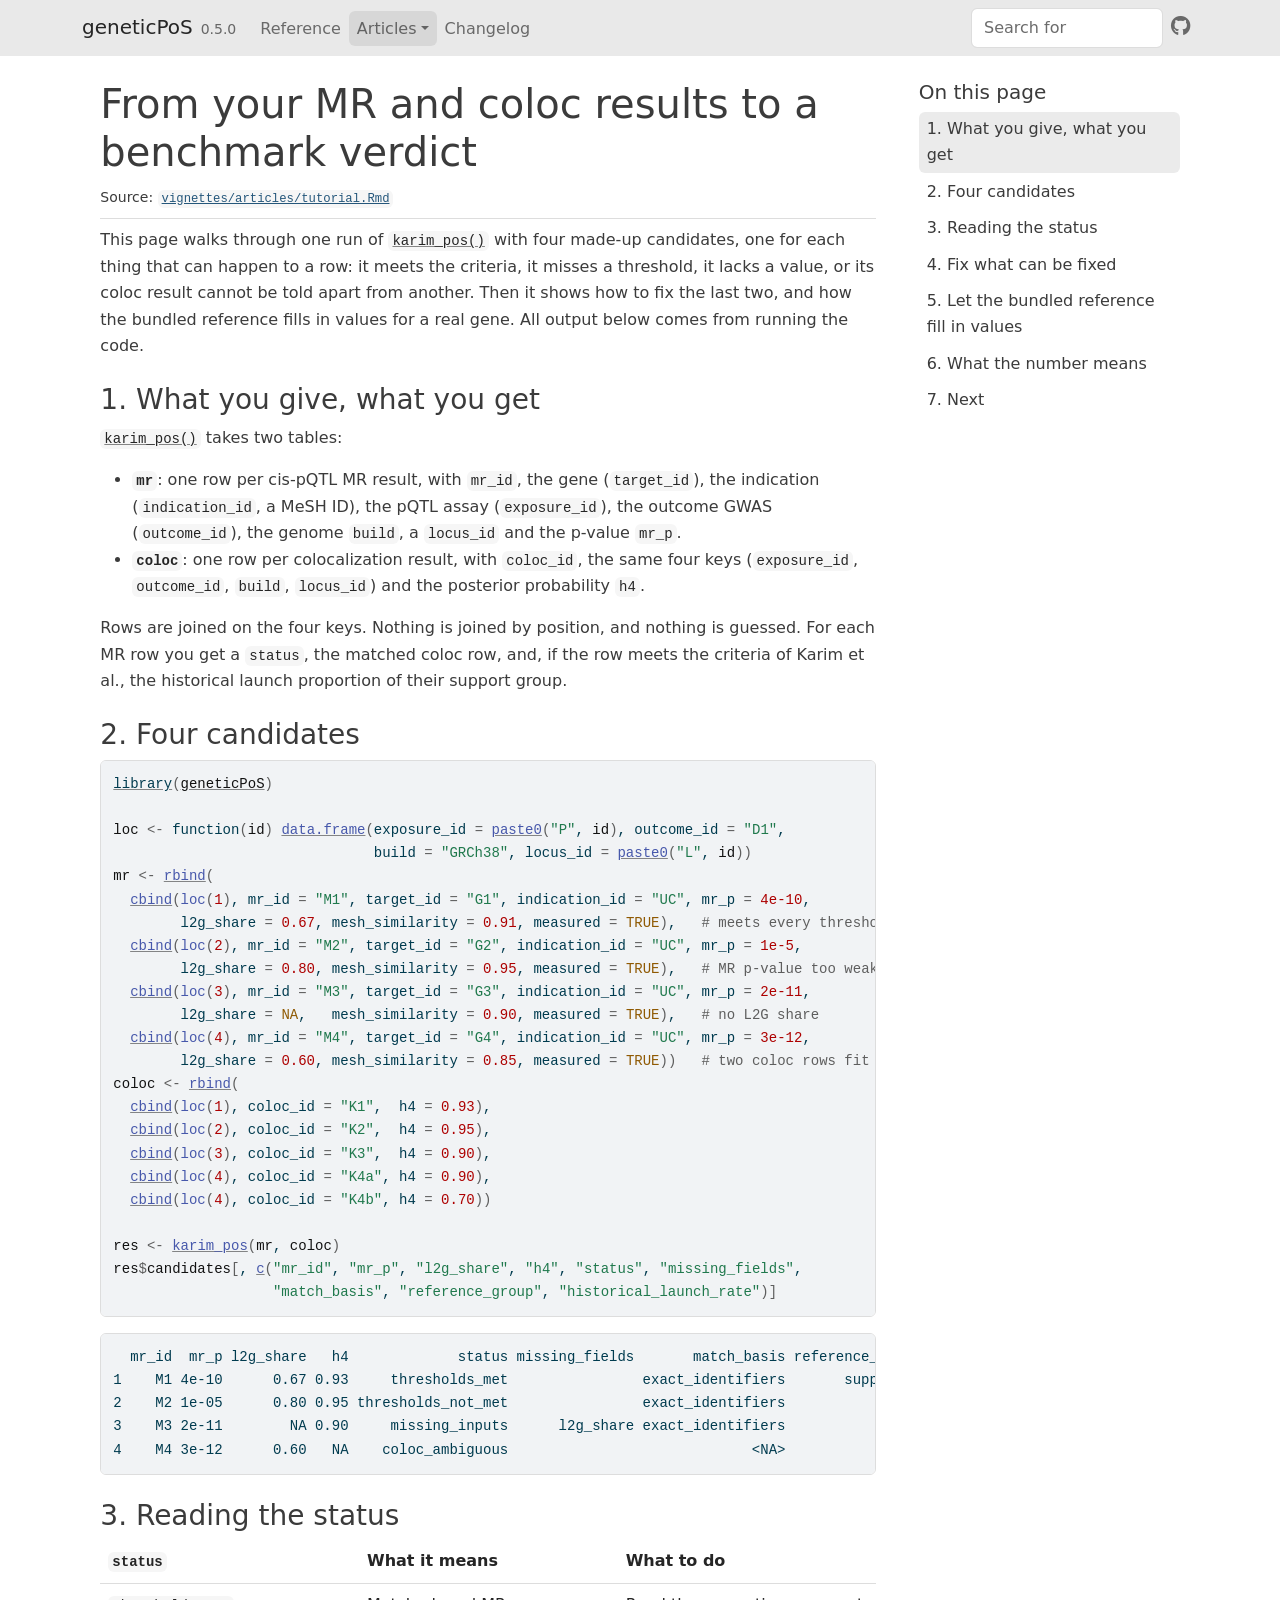
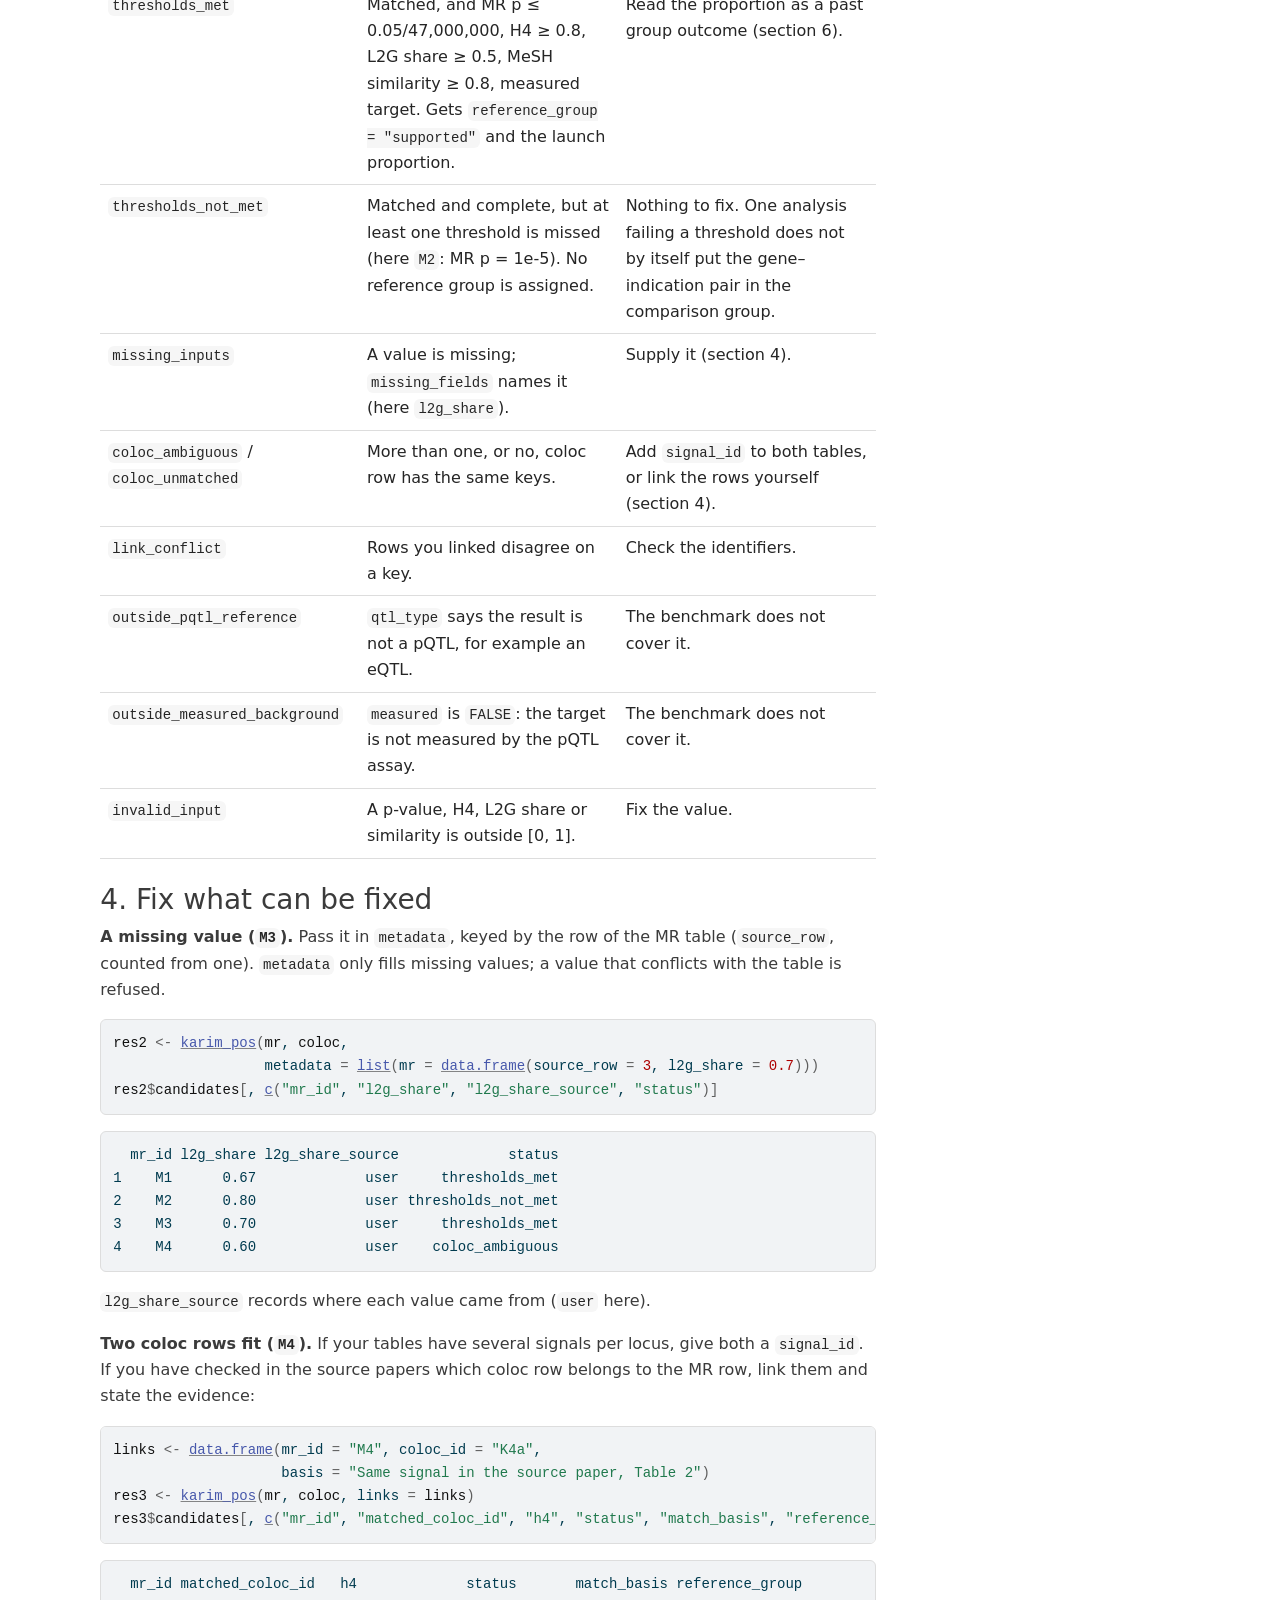
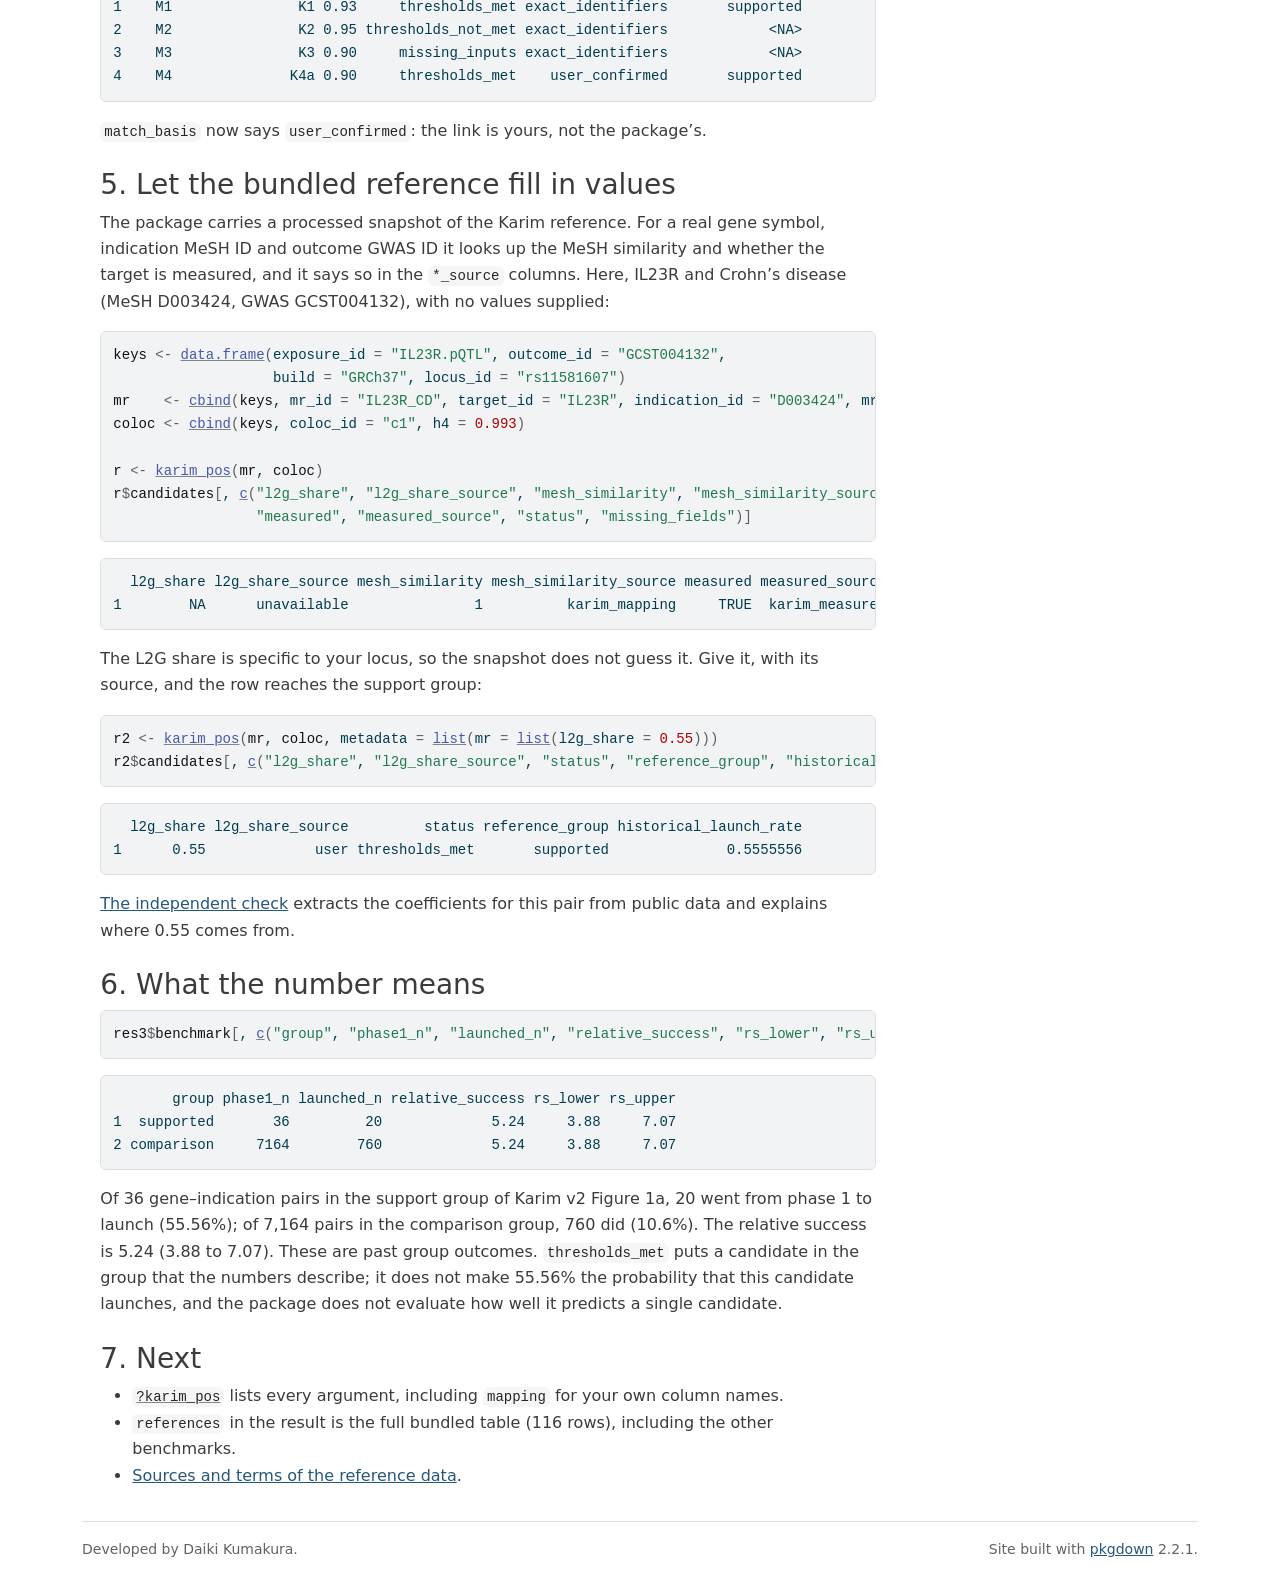
<file: articles/tutorial.html>
<!DOCTYPE html>
<!-- Generated by pkgdown: do not edit by hand --><html lang="en">
<head>
<meta charset="UTF-8">
<meta http-equiv="X-UA-Compatible" content="IE=edge">
<meta name="viewport" content="width=device-width, initial-scale=1, shrink-to-fit=no">
<title>From your MR and coloc results to a benchmark verdict • geneticPoS</title>
<script src="../deps/jquery-3.6.0/jquery-3.6.0.min.js"></script><meta name="viewport" content="width=device-width, initial-scale=1, shrink-to-fit=no">
<link href="../deps/bootstrap-5.3.8/bootstrap.min.css" rel="stylesheet">
<script src="../deps/bootstrap-5.3.8/bootstrap.bundle.min.js"></script><link href="../deps/font-awesome-6.5.2/css/all.min.css" rel="stylesheet">
<link href="../deps/font-awesome-6.5.2/css/v4-shims.min.css" rel="stylesheet">
<script src="../deps/headroom-0.11.0/headroom.min.js"></script><script src="../deps/headroom-0.11.0/jQuery.headroom.min.js"></script><script src="../deps/bootstrap-toc-1.0.1/bootstrap-toc.min.js"></script><script src="../deps/clipboard.js-2.0.11/clipboard.min.js"></script><script src="../deps/search-1.0.0/autocomplete.jquery.min.js"></script><script src="../deps/search-1.0.0/fuse.min.js"></script><script src="../deps/search-1.0.0/mark.min.js"></script><!-- pkgdown --><script src="../pkgdown.js"></script><meta property="og:title" content="From your MR and coloc results to a benchmark verdict">
</head>
<body>
    <a href="#main" class="visually-hidden-focusable">Skip to contents</a>


    <nav class="navbar navbar-expand-lg fixed-top bg-light" data-bs-theme="light" aria-label="Site navigation"><div class="container">

    <a class="navbar-brand me-2" href="../index.html">geneticPoS</a>

    <small class="nav-text text-muted me-auto" data-bs-toggle="tooltip" data-bs-placement="bottom" title="">0.5.0</small>


    <button class="navbar-toggler" type="button" data-bs-toggle="collapse" data-bs-target="#navbar" aria-controls="navbar" aria-expanded="false" aria-label="Toggle navigation">
      <span class="navbar-toggler-icon"></span>
    </button>

    <div id="navbar" class="collapse navbar-collapse ms-3">
      <ul class="navbar-nav me-auto">
<li class="nav-item"><a class="nav-link" href="../reference/index.html">Reference</a></li>
<li class="active nav-item dropdown">
  <button class="nav-link dropdown-toggle" type="button" id="dropdown-articles" data-bs-toggle="dropdown" aria-expanded="false" aria-haspopup="true">Articles</button>
  <ul class="dropdown-menu" aria-labelledby="dropdown-articles">
<li><a class="dropdown-item" href="../articles/tutorial.html">From your MR and coloc results to a benchmark verdict</a></li>
  </ul>
</li>
<li class="nav-item"><a class="nav-link" href="../news/index.html">Changelog</a></li>
      </ul>
<ul class="navbar-nav">
<li class="nav-item"><form class="form-inline" role="search">
 <input class="form-control" type="search" name="search-input" id="search-input" autocomplete="off" aria-label="Search site" placeholder="Search for" data-search-index="../search.json">
</form></li>
<li class="nav-item"><a class="external-link nav-link" href="https://github.com/DaikiKumakura/geneticPoS/" aria-label="GitHub"><span class="fa fab fa-github fa-lg"></span></a></li>
      </ul>
</div>


  </div>
</nav><div class="container template-article">




<div class="row">
  <main id="main" class="col-md-9"><div class="page-header">

      <h1>From your MR and coloc results to a benchmark verdict</h1>
            
      
      <small class="dont-index">Source: <a href="https://github.com/DaikiKumakura/geneticPoS/blob/main/vignettes/articles/tutorial.Rmd" class="external-link"><code>vignettes/articles/tutorial.Rmd</code></a></small>
      <div class="d-none name"><code>tutorial.Rmd</code></div>
    </div>

    
    
<p>This page walks through one run of <code><a href="../reference/karim_pos.html">karim_pos()</a></code> with four
made-up candidates, one for each thing that can happen to a row: it
meets the criteria, it misses a threshold, it lacks a value, or its
coloc result cannot be told apart from another. Then it shows how to fix
the last two, and how the bundled reference fills in values for a real
gene. All output below comes from running the code.</p>
<div class="section level2">
<h2 id="what-you-give-what-you-get">1. What you give, what you get<a class="anchor" aria-label="anchor" href="#what-you-give-what-you-get"></a>
</h2>
<p><code><a href="../reference/karim_pos.html">karim_pos()</a></code> takes two tables:</p>
<ul>
<li>
<strong><code>mr</code></strong>: one row per cis-pQTL MR result,
with <code>mr_id</code>, the gene (<code>target_id</code>), the
indication (<code>indication_id</code>, a MeSH ID), the pQTL assay
(<code>exposure_id</code>), the outcome GWAS (<code>outcome_id</code>),
the genome <code>build</code>, a <code>locus_id</code> and the p-value
<code>mr_p</code>.</li>
<li>
<strong><code>coloc</code></strong>: one row per colocalization
result, with <code>coloc_id</code>, the same four keys
(<code>exposure_id</code>, <code>outcome_id</code>, <code>build</code>,
<code>locus_id</code>) and the posterior probability
<code>h4</code>.</li>
</ul>
<p>Rows are joined on the four keys. Nothing is joined by position, and
nothing is guessed. For each MR row you get a <code>status</code>, the
matched coloc row, and, if the row meets the criteria of Karim et al.,
the historical launch proportion of their support group.</p>
</div>
<div class="section level2">
<h2 id="four-candidates">2. Four candidates<a class="anchor" aria-label="anchor" href="#four-candidates"></a>
</h2>
<div class="sourceCode" id="cb1"><pre class="downlit sourceCode r">
<code class="sourceCode R"><span><span class="kw"><a href="https://rdrr.io/r/base/library.html" class="external-link">library</a></span><span class="op">(</span><span class="va"><a href="https://github.com/DaikiKumakura/geneticPoS" class="external-link">geneticPoS</a></span><span class="op">)</span></span>
<span></span>
<span><span class="va">loc</span> <span class="op">&lt;-</span> <span class="kw">function</span><span class="op">(</span><span class="va">id</span><span class="op">)</span> <span class="fu"><a href="https://rdrr.io/r/base/data.frame.html" class="external-link">data.frame</a></span><span class="op">(</span>exposure_id <span class="op">=</span> <span class="fu"><a href="https://rdrr.io/r/base/paste.html" class="external-link">paste0</a></span><span class="op">(</span><span class="st">"P"</span>, <span class="va">id</span><span class="op">)</span>, outcome_id <span class="op">=</span> <span class="st">"D1"</span>,</span>
<span>                               build <span class="op">=</span> <span class="st">"GRCh38"</span>, locus_id <span class="op">=</span> <span class="fu"><a href="https://rdrr.io/r/base/paste.html" class="external-link">paste0</a></span><span class="op">(</span><span class="st">"L"</span>, <span class="va">id</span><span class="op">)</span><span class="op">)</span></span>
<span><span class="va">mr</span> <span class="op">&lt;-</span> <span class="fu"><a href="https://rdrr.io/r/base/cbind.html" class="external-link">rbind</a></span><span class="op">(</span></span>
<span>  <span class="fu"><a href="https://rdrr.io/r/base/cbind.html" class="external-link">cbind</a></span><span class="op">(</span><span class="fu">loc</span><span class="op">(</span><span class="fl">1</span><span class="op">)</span>, mr_id <span class="op">=</span> <span class="st">"M1"</span>, target_id <span class="op">=</span> <span class="st">"G1"</span>, indication_id <span class="op">=</span> <span class="st">"UC"</span>, mr_p <span class="op">=</span> <span class="fl">4e-10</span>,</span>
<span>        l2g_share <span class="op">=</span> <span class="fl">0.67</span>, mesh_similarity <span class="op">=</span> <span class="fl">0.91</span>, measured <span class="op">=</span> <span class="cn">TRUE</span><span class="op">)</span>,   <span class="co"># meets every threshold</span></span>
<span>  <span class="fu"><a href="https://rdrr.io/r/base/cbind.html" class="external-link">cbind</a></span><span class="op">(</span><span class="fu">loc</span><span class="op">(</span><span class="fl">2</span><span class="op">)</span>, mr_id <span class="op">=</span> <span class="st">"M2"</span>, target_id <span class="op">=</span> <span class="st">"G2"</span>, indication_id <span class="op">=</span> <span class="st">"UC"</span>, mr_p <span class="op">=</span> <span class="fl">1e-5</span>,</span>
<span>        l2g_share <span class="op">=</span> <span class="fl">0.80</span>, mesh_similarity <span class="op">=</span> <span class="fl">0.95</span>, measured <span class="op">=</span> <span class="cn">TRUE</span><span class="op">)</span>,   <span class="co"># MR p-value too weak</span></span>
<span>  <span class="fu"><a href="https://rdrr.io/r/base/cbind.html" class="external-link">cbind</a></span><span class="op">(</span><span class="fu">loc</span><span class="op">(</span><span class="fl">3</span><span class="op">)</span>, mr_id <span class="op">=</span> <span class="st">"M3"</span>, target_id <span class="op">=</span> <span class="st">"G3"</span>, indication_id <span class="op">=</span> <span class="st">"UC"</span>, mr_p <span class="op">=</span> <span class="fl">2e-11</span>,</span>
<span>        l2g_share <span class="op">=</span> <span class="cn">NA</span>,   mesh_similarity <span class="op">=</span> <span class="fl">0.90</span>, measured <span class="op">=</span> <span class="cn">TRUE</span><span class="op">)</span>,   <span class="co"># no L2G share</span></span>
<span>  <span class="fu"><a href="https://rdrr.io/r/base/cbind.html" class="external-link">cbind</a></span><span class="op">(</span><span class="fu">loc</span><span class="op">(</span><span class="fl">4</span><span class="op">)</span>, mr_id <span class="op">=</span> <span class="st">"M4"</span>, target_id <span class="op">=</span> <span class="st">"G4"</span>, indication_id <span class="op">=</span> <span class="st">"UC"</span>, mr_p <span class="op">=</span> <span class="fl">3e-12</span>,</span>
<span>        l2g_share <span class="op">=</span> <span class="fl">0.60</span>, mesh_similarity <span class="op">=</span> <span class="fl">0.85</span>, measured <span class="op">=</span> <span class="cn">TRUE</span><span class="op">)</span><span class="op">)</span>   <span class="co"># two coloc rows fit</span></span>
<span><span class="va">coloc</span> <span class="op">&lt;-</span> <span class="fu"><a href="https://rdrr.io/r/base/cbind.html" class="external-link">rbind</a></span><span class="op">(</span></span>
<span>  <span class="fu"><a href="https://rdrr.io/r/base/cbind.html" class="external-link">cbind</a></span><span class="op">(</span><span class="fu">loc</span><span class="op">(</span><span class="fl">1</span><span class="op">)</span>, coloc_id <span class="op">=</span> <span class="st">"K1"</span>,  h4 <span class="op">=</span> <span class="fl">0.93</span><span class="op">)</span>,</span>
<span>  <span class="fu"><a href="https://rdrr.io/r/base/cbind.html" class="external-link">cbind</a></span><span class="op">(</span><span class="fu">loc</span><span class="op">(</span><span class="fl">2</span><span class="op">)</span>, coloc_id <span class="op">=</span> <span class="st">"K2"</span>,  h4 <span class="op">=</span> <span class="fl">0.95</span><span class="op">)</span>,</span>
<span>  <span class="fu"><a href="https://rdrr.io/r/base/cbind.html" class="external-link">cbind</a></span><span class="op">(</span><span class="fu">loc</span><span class="op">(</span><span class="fl">3</span><span class="op">)</span>, coloc_id <span class="op">=</span> <span class="st">"K3"</span>,  h4 <span class="op">=</span> <span class="fl">0.90</span><span class="op">)</span>,</span>
<span>  <span class="fu"><a href="https://rdrr.io/r/base/cbind.html" class="external-link">cbind</a></span><span class="op">(</span><span class="fu">loc</span><span class="op">(</span><span class="fl">4</span><span class="op">)</span>, coloc_id <span class="op">=</span> <span class="st">"K4a"</span>, h4 <span class="op">=</span> <span class="fl">0.90</span><span class="op">)</span>,</span>
<span>  <span class="fu"><a href="https://rdrr.io/r/base/cbind.html" class="external-link">cbind</a></span><span class="op">(</span><span class="fu">loc</span><span class="op">(</span><span class="fl">4</span><span class="op">)</span>, coloc_id <span class="op">=</span> <span class="st">"K4b"</span>, h4 <span class="op">=</span> <span class="fl">0.70</span><span class="op">)</span><span class="op">)</span></span>
<span></span>
<span><span class="va">res</span> <span class="op">&lt;-</span> <span class="fu"><a href="../reference/karim_pos.html">karim_pos</a></span><span class="op">(</span><span class="va">mr</span>, <span class="va">coloc</span><span class="op">)</span></span>
<span><span class="va">res</span><span class="op">$</span><span class="va">candidates</span><span class="op">[</span>, <span class="fu"><a href="https://rdrr.io/r/base/c.html" class="external-link">c</a></span><span class="op">(</span><span class="st">"mr_id"</span>, <span class="st">"mr_p"</span>, <span class="st">"l2g_share"</span>, <span class="st">"h4"</span>, <span class="st">"status"</span>, <span class="st">"missing_fields"</span>,</span>
<span>                   <span class="st">"match_basis"</span>, <span class="st">"reference_group"</span>, <span class="st">"historical_launch_rate"</span><span class="op">)</span><span class="op">]</span></span></code></pre></div>
<pre class="text"><code>  mr_id  mr_p l2g_share   h4             status missing_fields       match_basis reference_group historical_launch_rate
1    M1 4e-10      0.67 0.93     thresholds_met                exact_identifiers       supported              0.5555556
2    M2 1e-05      0.80 0.95 thresholds_not_met                exact_identifiers            &lt;NA&gt;                     NA
3    M3 2e-11        NA 0.90     missing_inputs      l2g_share exact_identifiers            &lt;NA&gt;                     NA
4    M4 3e-12      0.60   NA    coloc_ambiguous                             &lt;NA&gt;            &lt;NA&gt;                     NA</code></pre>
</div>
<div class="section level2">
<h2 id="reading-the-status">3. Reading the status<a class="anchor" aria-label="anchor" href="#reading-the-status"></a>
</h2>
<table class="table">
<colgroup>
<col width="33%">
<col width="33%">
<col width="33%">
</colgroup>
<thead><tr class="header">
<th><code>status</code></th>
<th>What it means</th>
<th>What to do</th>
</tr></thead>
<tbody>
<tr class="odd">
<td><code>thresholds_met</code></td>
<td>Matched, and MR p ≤ 0.05/47,000,000, H4 ≥ 0.8, L2G share ≥ 0.5, MeSH
similarity ≥ 0.8, measured target. Gets
<code>reference_group = "supported"</code> and the launch
proportion.</td>
<td>Read the proportion as a past group outcome (section 6).</td>
</tr>
<tr class="even">
<td><code>thresholds_not_met</code></td>
<td>Matched and complete, but at least one threshold is missed (here
<code>M2</code>: MR p = 1e-5). No reference group is assigned.</td>
<td>Nothing to fix. One analysis failing a threshold does not by itself
put the gene–indication pair in the comparison group.</td>
</tr>
<tr class="odd">
<td><code>missing_inputs</code></td>
<td>A value is missing; <code>missing_fields</code> names it (here
<code>l2g_share</code>).</td>
<td>Supply it (section 4).</td>
</tr>
<tr class="even">
<td>
<code>coloc_ambiguous</code> / <code>coloc_unmatched</code>
</td>
<td>More than one, or no, coloc row has the same keys.</td>
<td>Add <code>signal_id</code> to both tables, or link the rows yourself
(section 4).</td>
</tr>
<tr class="odd">
<td><code>link_conflict</code></td>
<td>Rows you linked disagree on a key.</td>
<td>Check the identifiers.</td>
</tr>
<tr class="even">
<td><code>outside_pqtl_reference</code></td>
<td>
<code>qtl_type</code> says the result is not a pQTL, for example an
eQTL.</td>
<td>The benchmark does not cover it.</td>
</tr>
<tr class="odd">
<td><code>outside_measured_background</code></td>
<td>
<code>measured</code> is <code>FALSE</code>: the target is not
measured by the pQTL assay.</td>
<td>The benchmark does not cover it.</td>
</tr>
<tr class="even">
<td><code>invalid_input</code></td>
<td>A p-value, H4, L2G share or similarity is outside [0, 1].</td>
<td>Fix the value.</td>
</tr>
</tbody>
</table>
</div>
<div class="section level2">
<h2 id="fix-what-can-be-fixed">4. Fix what can be fixed<a class="anchor" aria-label="anchor" href="#fix-what-can-be-fixed"></a>
</h2>
<p><strong>A missing value (<code>M3</code>).</strong> Pass it in
<code>metadata</code>, keyed by the row of the MR table
(<code>source_row</code>, counted from one). <code>metadata</code> only
fills missing values; a value that conflicts with the table is
refused.</p>
<div class="sourceCode" id="cb3"><pre class="downlit sourceCode r">
<code class="sourceCode R"><span><span class="va">res2</span> <span class="op">&lt;-</span> <span class="fu"><a href="../reference/karim_pos.html">karim_pos</a></span><span class="op">(</span><span class="va">mr</span>, <span class="va">coloc</span>,</span>
<span>                  metadata <span class="op">=</span> <span class="fu"><a href="https://rdrr.io/r/base/list.html" class="external-link">list</a></span><span class="op">(</span>mr <span class="op">=</span> <span class="fu"><a href="https://rdrr.io/r/base/data.frame.html" class="external-link">data.frame</a></span><span class="op">(</span>source_row <span class="op">=</span> <span class="fl">3</span>, l2g_share <span class="op">=</span> <span class="fl">0.7</span><span class="op">)</span><span class="op">)</span><span class="op">)</span></span>
<span><span class="va">res2</span><span class="op">$</span><span class="va">candidates</span><span class="op">[</span>, <span class="fu"><a href="https://rdrr.io/r/base/c.html" class="external-link">c</a></span><span class="op">(</span><span class="st">"mr_id"</span>, <span class="st">"l2g_share"</span>, <span class="st">"l2g_share_source"</span>, <span class="st">"status"</span><span class="op">)</span><span class="op">]</span></span></code></pre></div>
<pre class="text"><code>  mr_id l2g_share l2g_share_source             status
1    M1      0.67             user     thresholds_met
2    M2      0.80             user thresholds_not_met
3    M3      0.70             user     thresholds_met
4    M4      0.60             user    coloc_ambiguous</code></pre>
<p><code>l2g_share_source</code> records where each value came from
(<code>user</code> here).</p>
<p><strong>Two coloc rows fit (<code>M4</code>).</strong> If your tables
have several signals per locus, give both a <code>signal_id</code>. If
you have checked in the source papers which coloc row belongs to the MR
row, link them and state the evidence:</p>
<div class="sourceCode" id="cb5"><pre class="downlit sourceCode r">
<code class="sourceCode R"><span><span class="va">links</span> <span class="op">&lt;-</span> <span class="fu"><a href="https://rdrr.io/r/base/data.frame.html" class="external-link">data.frame</a></span><span class="op">(</span>mr_id <span class="op">=</span> <span class="st">"M4"</span>, coloc_id <span class="op">=</span> <span class="st">"K4a"</span>,</span>
<span>                    basis <span class="op">=</span> <span class="st">"Same signal in the source paper, Table 2"</span><span class="op">)</span></span>
<span><span class="va">res3</span> <span class="op">&lt;-</span> <span class="fu"><a href="../reference/karim_pos.html">karim_pos</a></span><span class="op">(</span><span class="va">mr</span>, <span class="va">coloc</span>, links <span class="op">=</span> <span class="va">links</span><span class="op">)</span></span>
<span><span class="va">res3</span><span class="op">$</span><span class="va">candidates</span><span class="op">[</span>, <span class="fu"><a href="https://rdrr.io/r/base/c.html" class="external-link">c</a></span><span class="op">(</span><span class="st">"mr_id"</span>, <span class="st">"matched_coloc_id"</span>, <span class="st">"h4"</span>, <span class="st">"status"</span>, <span class="st">"match_basis"</span>, <span class="st">"reference_group"</span><span class="op">)</span><span class="op">]</span></span></code></pre></div>
<pre class="text"><code>  mr_id matched_coloc_id   h4             status       match_basis reference_group
1    M1               K1 0.93     thresholds_met exact_identifiers       supported
2    M2               K2 0.95 thresholds_not_met exact_identifiers            &lt;NA&gt;
3    M3               K3 0.90     missing_inputs exact_identifiers            &lt;NA&gt;
4    M4              K4a 0.90     thresholds_met    user_confirmed       supported</code></pre>
<p><code>match_basis</code> now says <code>user_confirmed</code>: the
link is yours, not the package’s.</p>
</div>
<div class="section level2">
<h2 id="let-the-bundled-reference-fill-in-values">5. Let the bundled reference fill in values<a class="anchor" aria-label="anchor" href="#let-the-bundled-reference-fill-in-values"></a>
</h2>
<p>The package carries a processed snapshot of the Karim reference. For
a real gene symbol, indication MeSH ID and outcome GWAS ID it looks up
the MeSH similarity and whether the target is measured, and it says so
in the <code>*_source</code> columns. Here, IL23R and Crohn’s disease
(MeSH D003424, GWAS GCST004132), with no values supplied:</p>
<div class="sourceCode" id="cb7"><pre class="downlit sourceCode r">
<code class="sourceCode R"><span><span class="va">keys</span> <span class="op">&lt;-</span> <span class="fu"><a href="https://rdrr.io/r/base/data.frame.html" class="external-link">data.frame</a></span><span class="op">(</span>exposure_id <span class="op">=</span> <span class="st">"IL23R.pQTL"</span>, outcome_id <span class="op">=</span> <span class="st">"GCST004132"</span>,</span>
<span>                   build <span class="op">=</span> <span class="st">"GRCh37"</span>, locus_id <span class="op">=</span> <span class="st">"rs11581607"</span><span class="op">)</span></span>
<span><span class="va">mr</span>    <span class="op">&lt;-</span> <span class="fu"><a href="https://rdrr.io/r/base/cbind.html" class="external-link">cbind</a></span><span class="op">(</span><span class="va">keys</span>, mr_id <span class="op">=</span> <span class="st">"IL23R_CD"</span>, target_id <span class="op">=</span> <span class="st">"IL23R"</span>, indication_id <span class="op">=</span> <span class="st">"D003424"</span>, mr_p <span class="op">=</span> <span class="fl">5.9e-93</span><span class="op">)</span></span>
<span><span class="va">coloc</span> <span class="op">&lt;-</span> <span class="fu"><a href="https://rdrr.io/r/base/cbind.html" class="external-link">cbind</a></span><span class="op">(</span><span class="va">keys</span>, coloc_id <span class="op">=</span> <span class="st">"c1"</span>, h4 <span class="op">=</span> <span class="fl">0.993</span><span class="op">)</span></span>
<span></span>
<span><span class="va">r</span> <span class="op">&lt;-</span> <span class="fu"><a href="../reference/karim_pos.html">karim_pos</a></span><span class="op">(</span><span class="va">mr</span>, <span class="va">coloc</span><span class="op">)</span></span>
<span><span class="va">r</span><span class="op">$</span><span class="va">candidates</span><span class="op">[</span>, <span class="fu"><a href="https://rdrr.io/r/base/c.html" class="external-link">c</a></span><span class="op">(</span><span class="st">"l2g_share"</span>, <span class="st">"l2g_share_source"</span>, <span class="st">"mesh_similarity"</span>, <span class="st">"mesh_similarity_source"</span>,</span>
<span>                 <span class="st">"measured"</span>, <span class="st">"measured_source"</span>, <span class="st">"status"</span>, <span class="st">"missing_fields"</span><span class="op">)</span><span class="op">]</span></span></code></pre></div>
<pre class="text"><code>  l2g_share l2g_share_source mesh_similarity mesh_similarity_source measured measured_source         status missing_fields
1        NA      unavailable               1          karim_mapping     TRUE  karim_measured missing_inputs      l2g_share</code></pre>
<p>The L2G share is specific to your locus, so the snapshot does not
guess it. Give it, with its source, and the row reaches the support
group:</p>
<div class="sourceCode" id="cb9"><pre class="downlit sourceCode r">
<code class="sourceCode R"><span><span class="va">r2</span> <span class="op">&lt;-</span> <span class="fu"><a href="../reference/karim_pos.html">karim_pos</a></span><span class="op">(</span><span class="va">mr</span>, <span class="va">coloc</span>, metadata <span class="op">=</span> <span class="fu"><a href="https://rdrr.io/r/base/list.html" class="external-link">list</a></span><span class="op">(</span>mr <span class="op">=</span> <span class="fu"><a href="https://rdrr.io/r/base/list.html" class="external-link">list</a></span><span class="op">(</span>l2g_share <span class="op">=</span> <span class="fl">0.55</span><span class="op">)</span><span class="op">)</span><span class="op">)</span></span>
<span><span class="va">r2</span><span class="op">$</span><span class="va">candidates</span><span class="op">[</span>, <span class="fu"><a href="https://rdrr.io/r/base/c.html" class="external-link">c</a></span><span class="op">(</span><span class="st">"l2g_share"</span>, <span class="st">"l2g_share_source"</span>, <span class="st">"status"</span>, <span class="st">"reference_group"</span>, <span class="st">"historical_launch_rate"</span><span class="op">)</span><span class="op">]</span></span></code></pre></div>
<pre class="text"><code>  l2g_share l2g_share_source         status reference_group historical_launch_rate
1      0.55             user thresholds_met       supported              0.5555556</code></pre>
<p><a href="https://github.com/DaikiKumakura/geneticPoS/blob/main/reproducibility/INDEPENDENT_PQTL.md" class="external-link">The
independent check</a> extracts the coefficients for this pair from
public data and explains where 0.55 comes from.</p>
</div>
<div class="section level2">
<h2 id="what-the-number-means">6. What the number means<a class="anchor" aria-label="anchor" href="#what-the-number-means"></a>
</h2>
<div class="sourceCode" id="cb11"><pre class="downlit sourceCode r">
<code class="sourceCode R"><span><span class="va">res3</span><span class="op">$</span><span class="va">benchmark</span><span class="op">[</span>, <span class="fu"><a href="https://rdrr.io/r/base/c.html" class="external-link">c</a></span><span class="op">(</span><span class="st">"group"</span>, <span class="st">"phase1_n"</span>, <span class="st">"launched_n"</span>, <span class="st">"relative_success"</span>, <span class="st">"rs_lower"</span>, <span class="st">"rs_upper"</span><span class="op">)</span><span class="op">]</span></span></code></pre></div>
<pre class="text"><code>       group phase1_n launched_n relative_success rs_lower rs_upper
1  supported       36         20             5.24     3.88     7.07
2 comparison     7164        760             5.24     3.88     7.07</code></pre>
<p>Of 36 gene–indication pairs in the support group of Karim v2 Figure
1a, 20 went from phase 1 to launch (55.56%); of 7,164 pairs in the
comparison group, 760 did (10.6%). The relative success is 5.24 (3.88 to
7.07). These are past group outcomes. <code>thresholds_met</code> puts a
candidate in the group that the numbers describe; it does not make
55.56% the probability that this candidate launches, and the package
does not evaluate how well it predicts a single candidate.</p>
</div>
<div class="section level2">
<h2 id="next">7. Next<a class="anchor" aria-label="anchor" href="#next"></a>
</h2>
<ul>
<li>
<code><a href="../reference/karim_pos.html">?karim_pos</a></code> lists every argument, including
<code>mapping</code> for your own column names.</li>
<li>
<code>references</code> in the result is the full bundled table (116
rows), including the other benchmarks.</li>
<li>
<a href="https://github.com/DaikiKumakura/geneticPoS/blob/main/DATA_SOURCES.md" class="external-link">Sources
and terms of the reference data</a>.</li>
</ul>
</div>
  </main><aside class="col-md-3"><nav id="toc" aria-label="Table of contents"><h2>On this page</h2>
    </nav></aside>
</div>



    <footer><div class="pkgdown-footer-left">
  <p>Developed by Daiki Kumakura.</p>
</div>

<div class="pkgdown-footer-right">
  <p>Site built with <a href="https://pkgdown.r-lib.org/" class="external-link">pkgdown</a> 2.2.1.</p>
</div>

    </footer>
</div>





  </body>
</html>
</file>
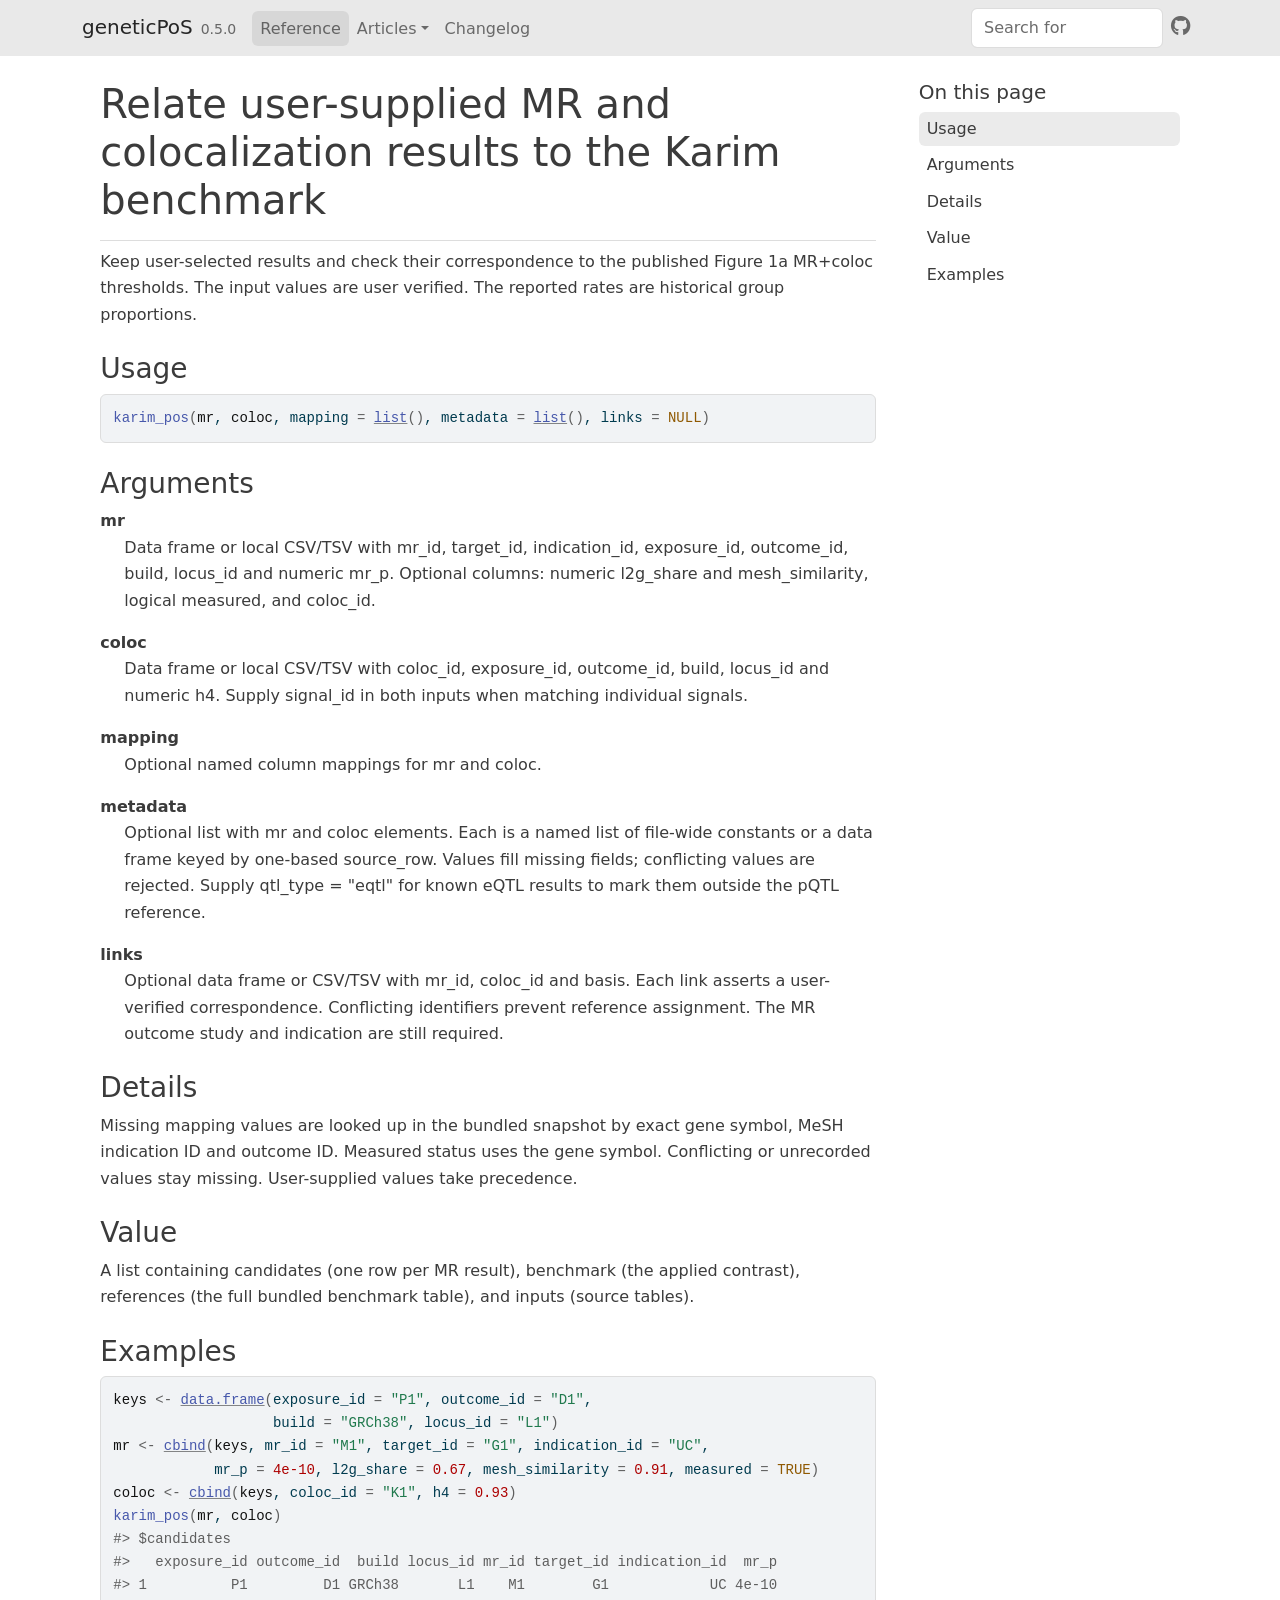
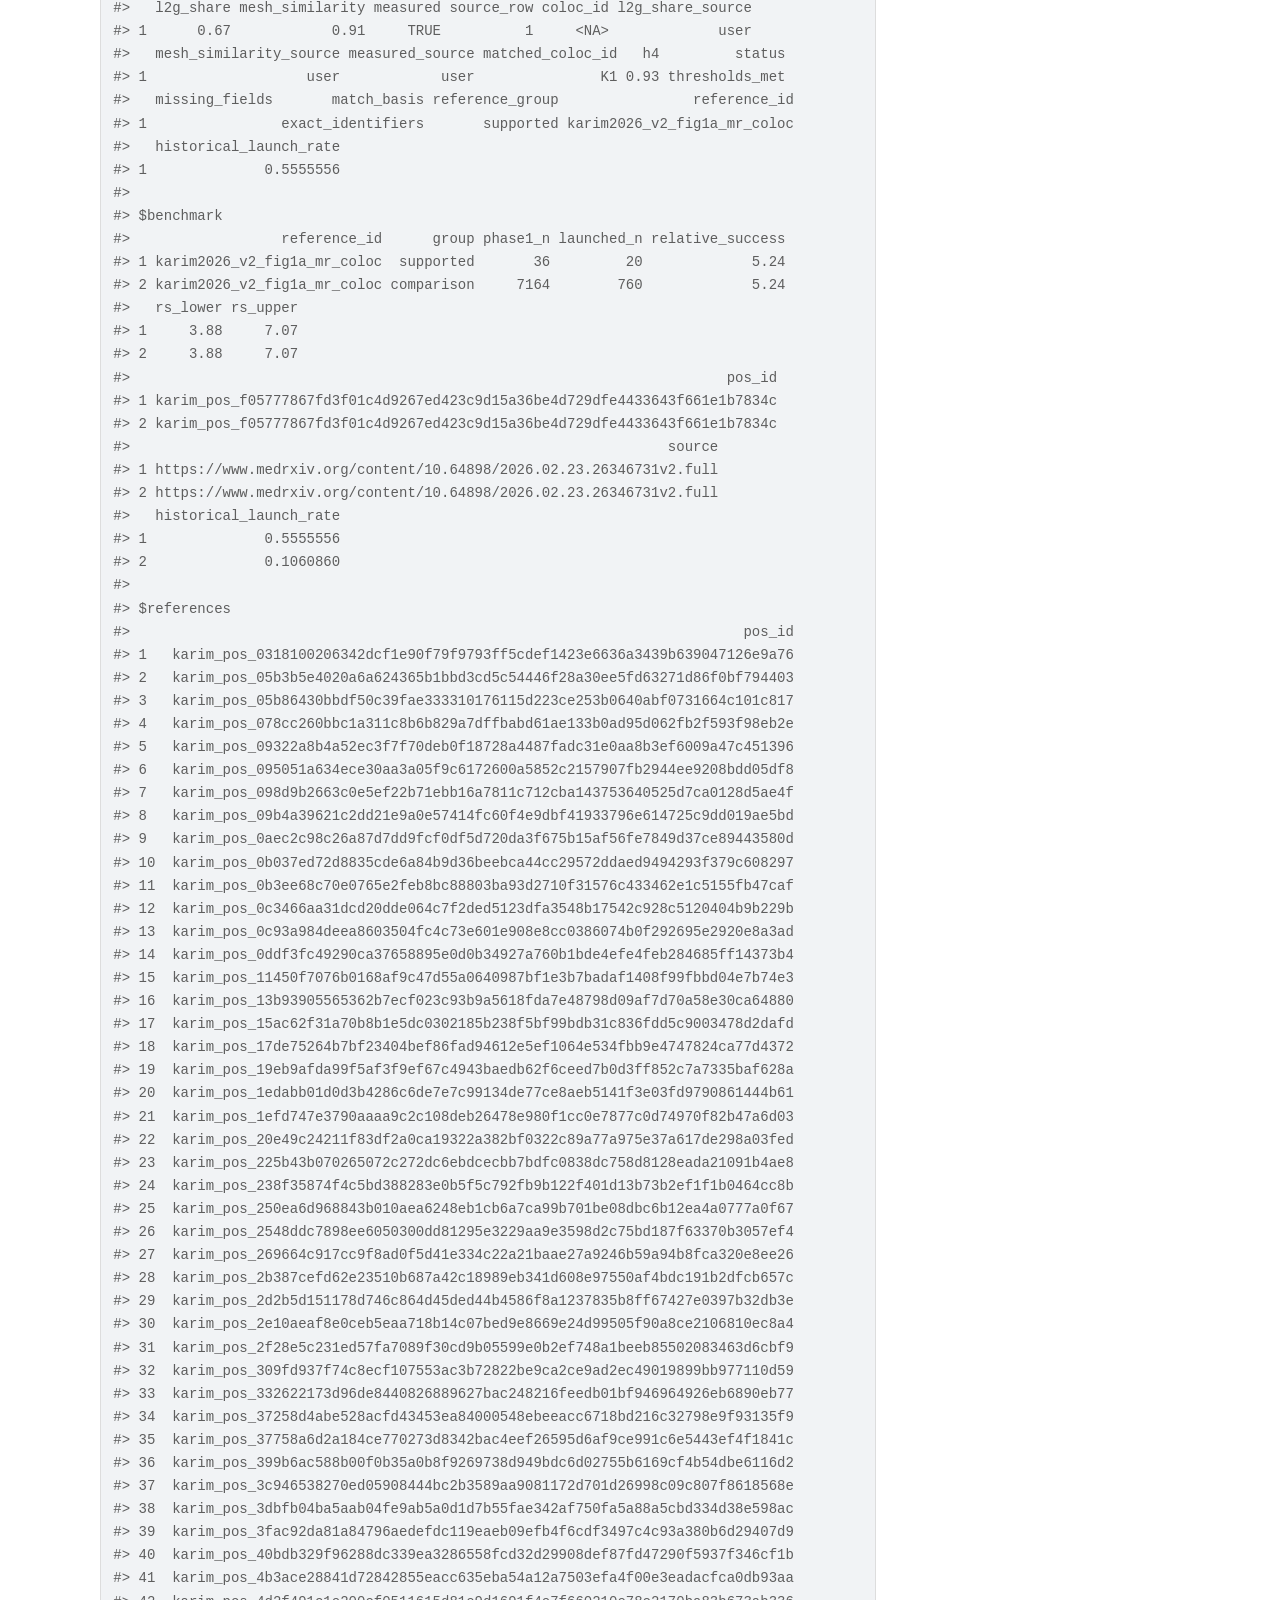
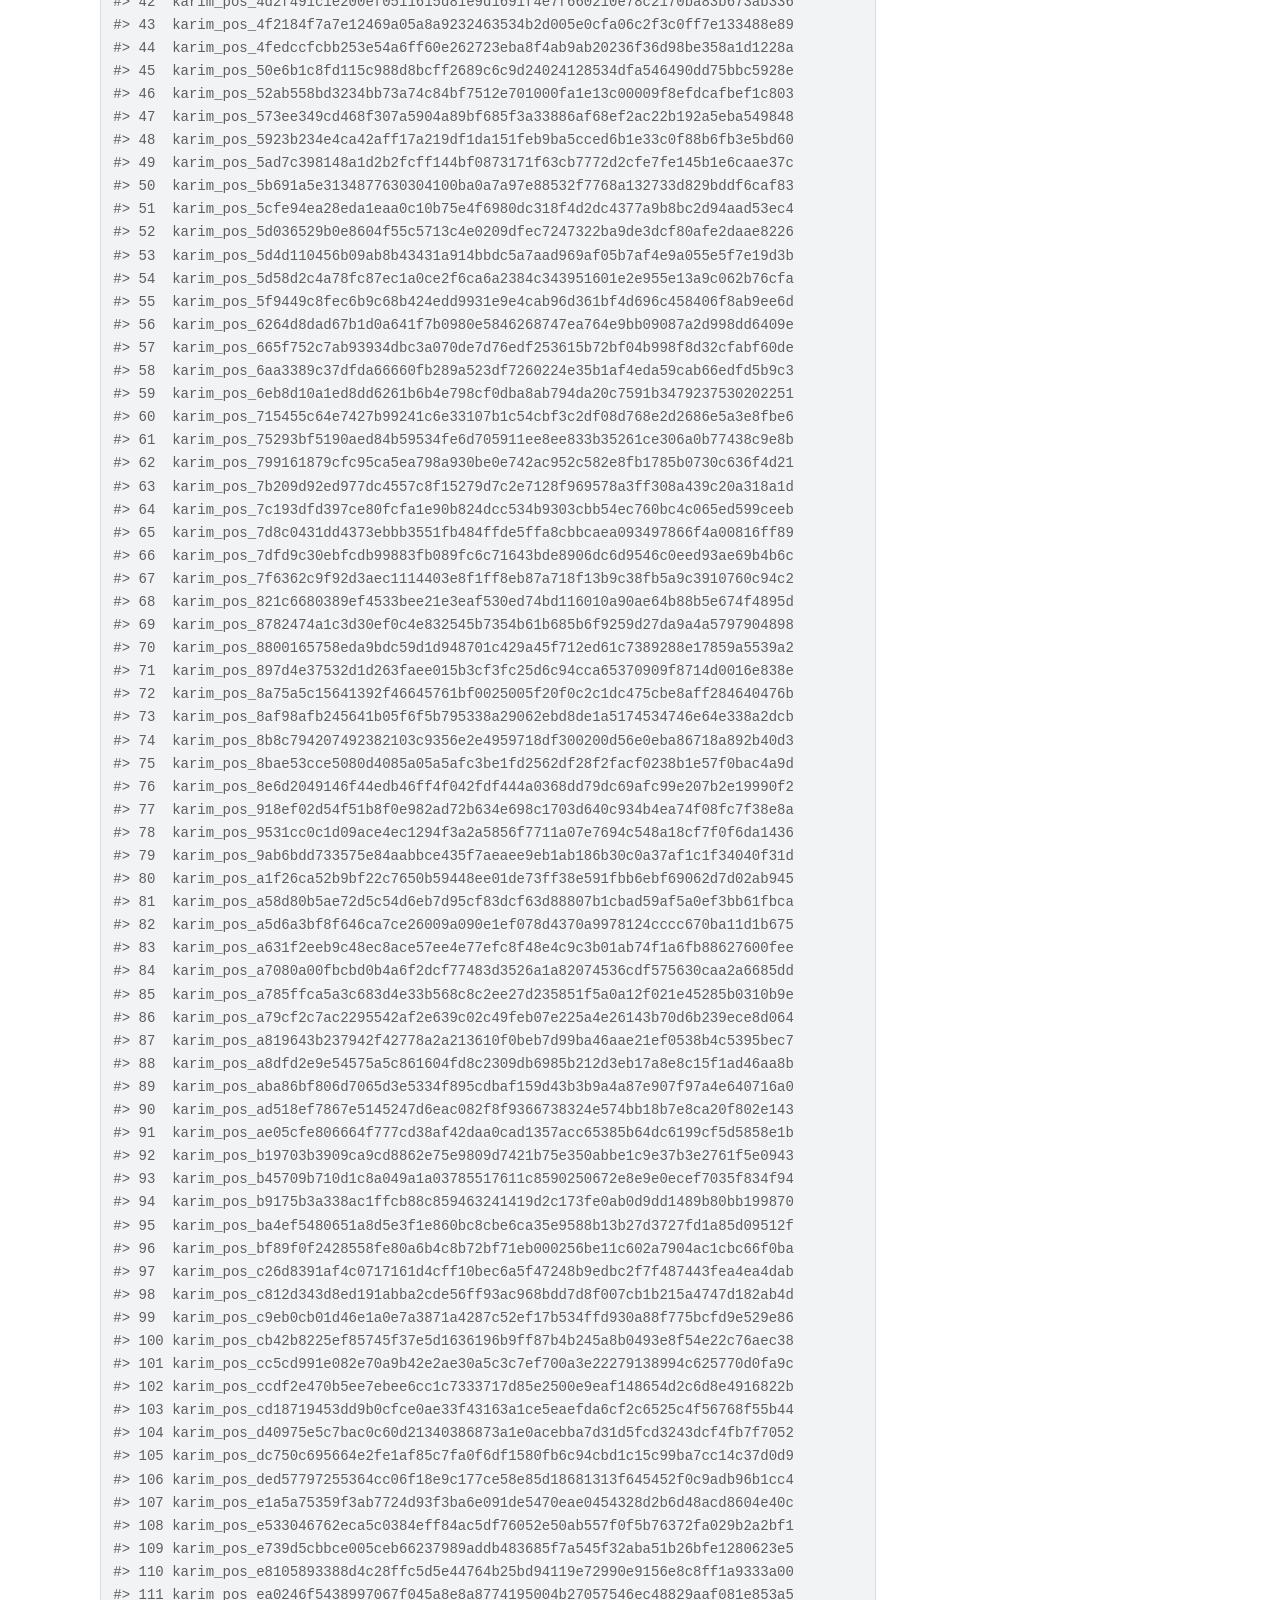
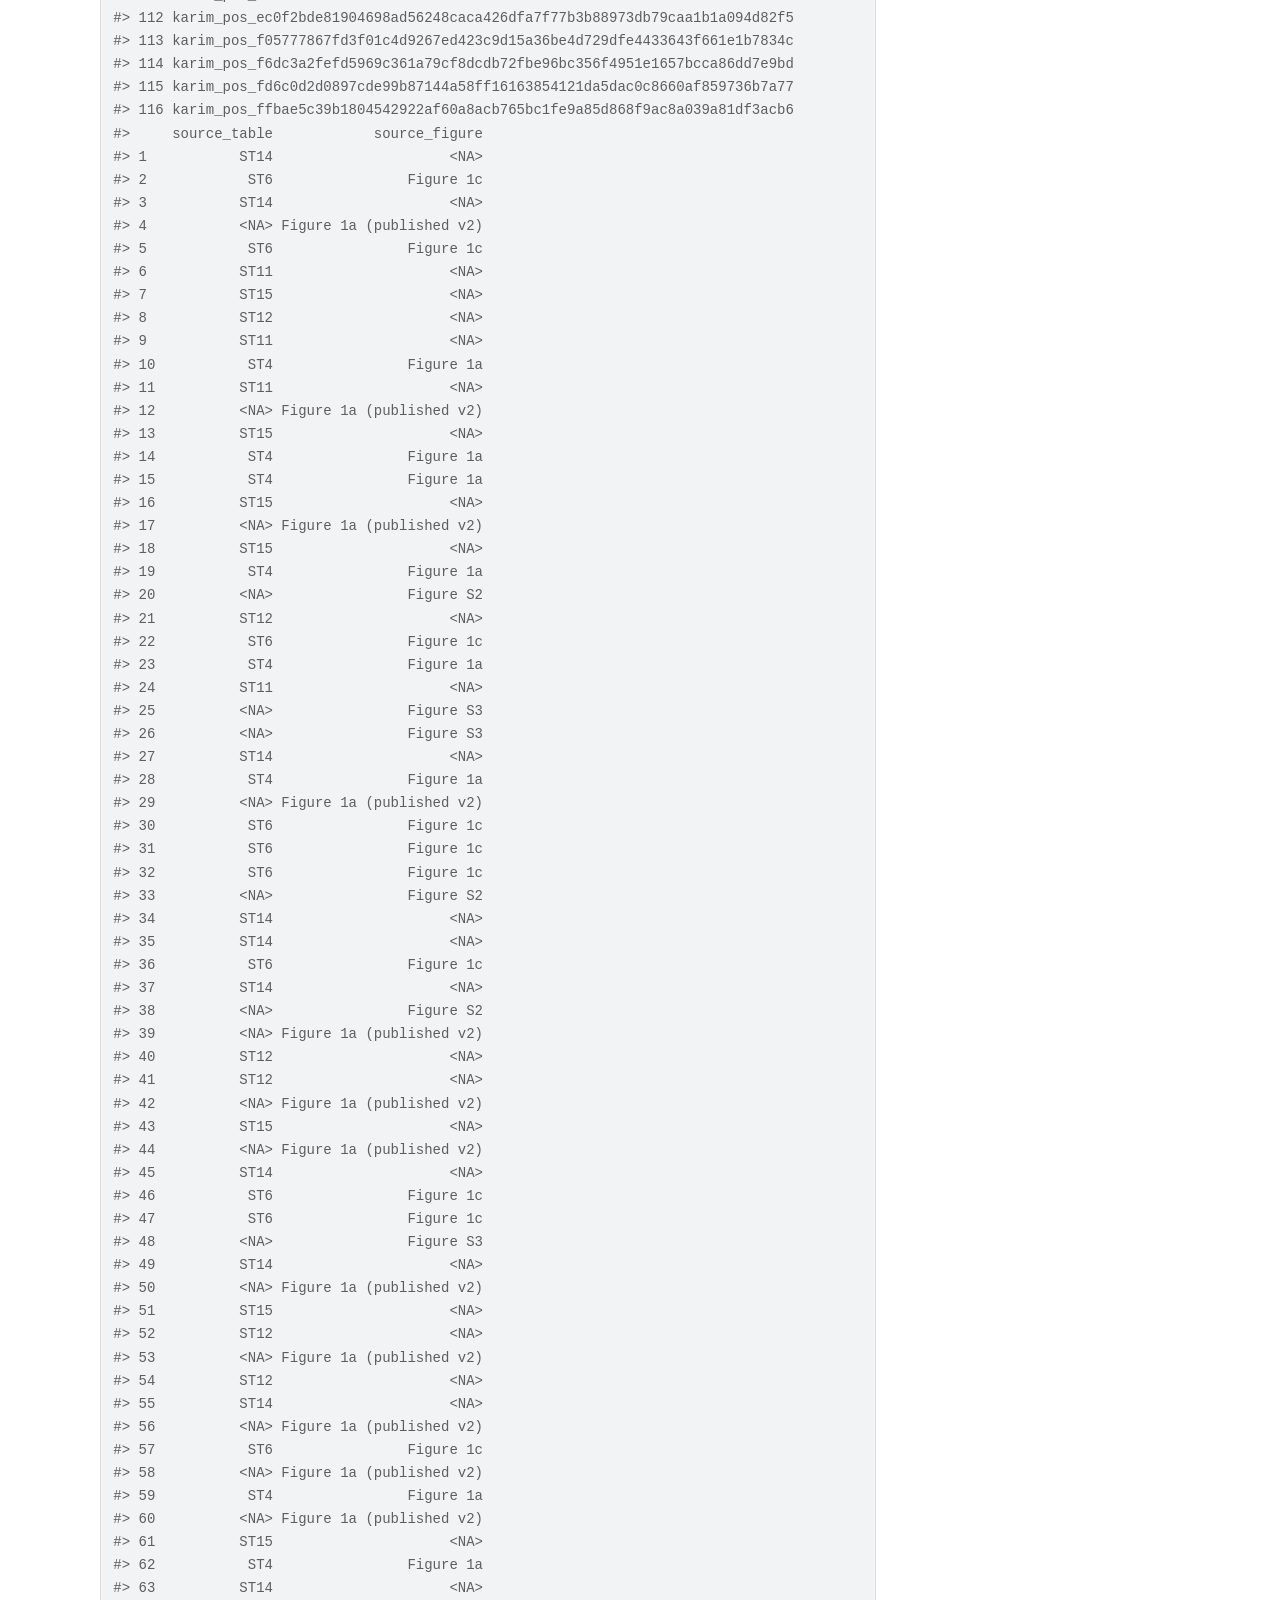
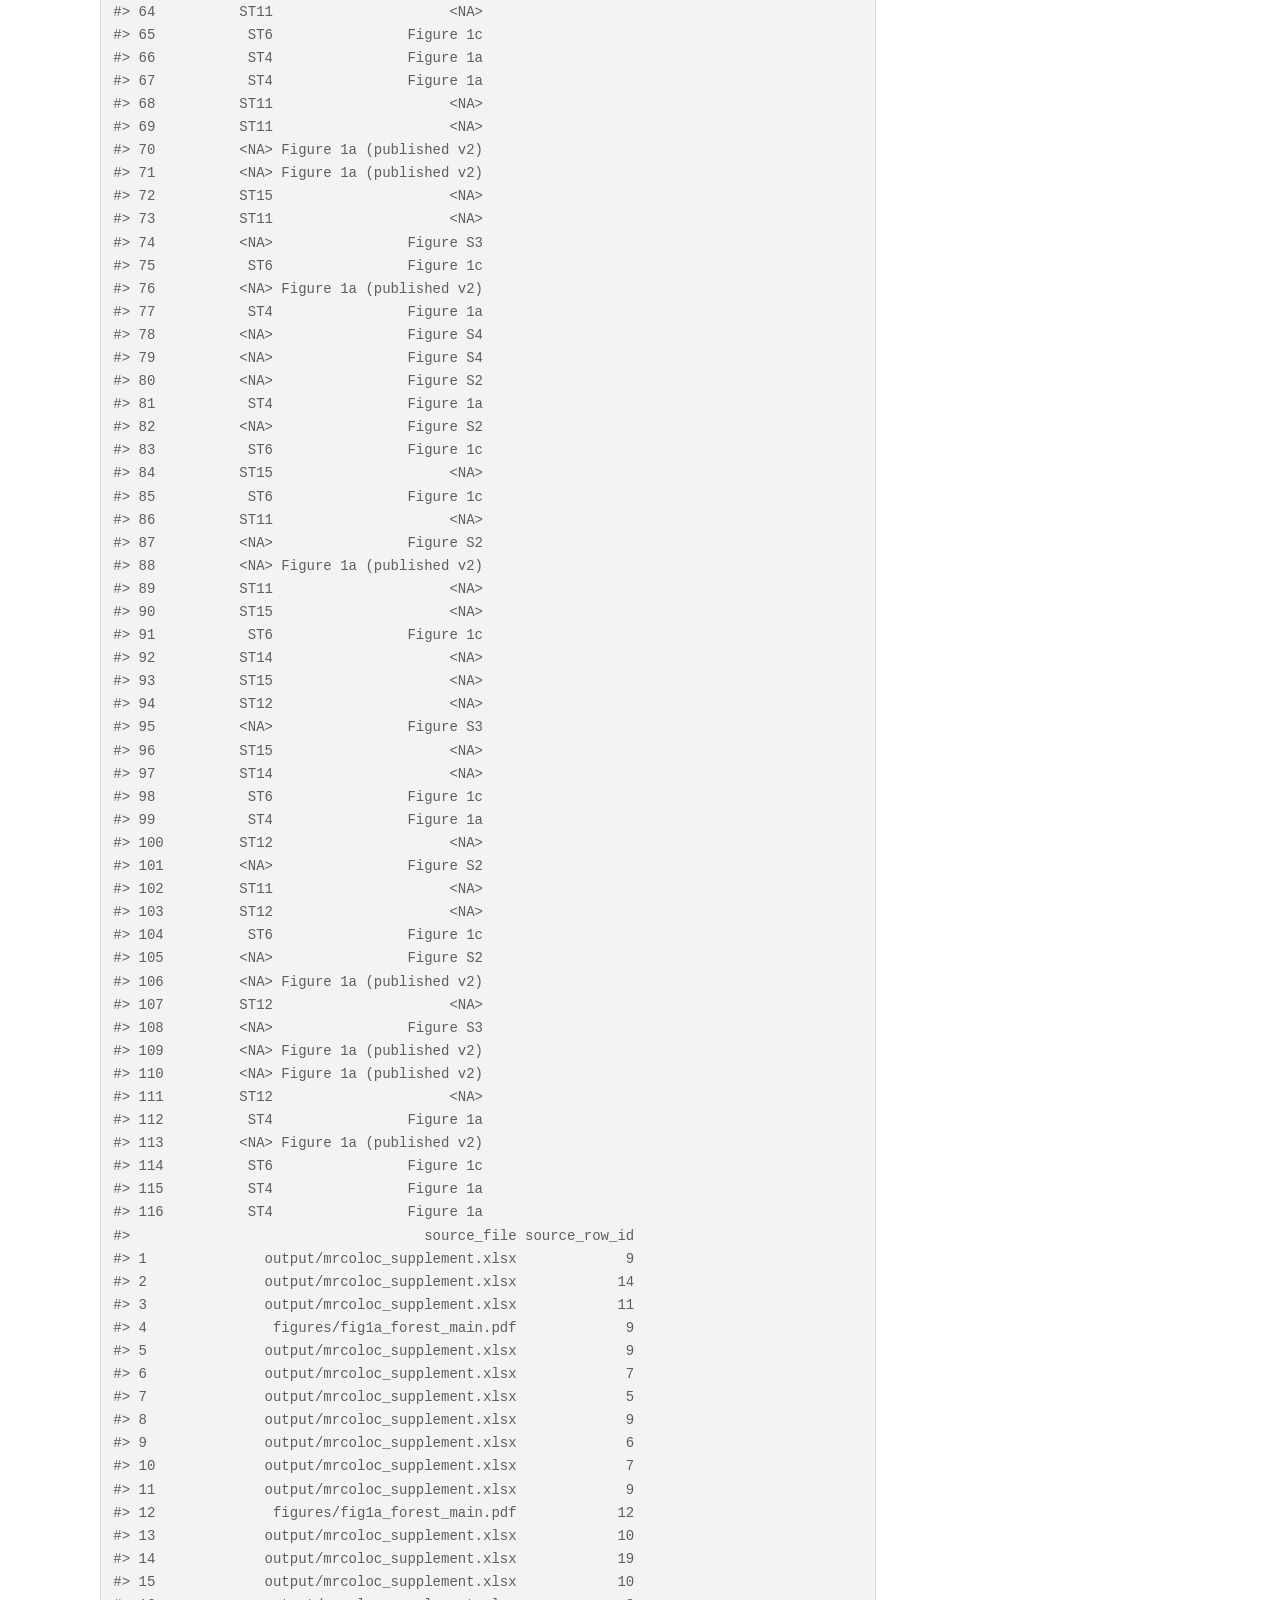
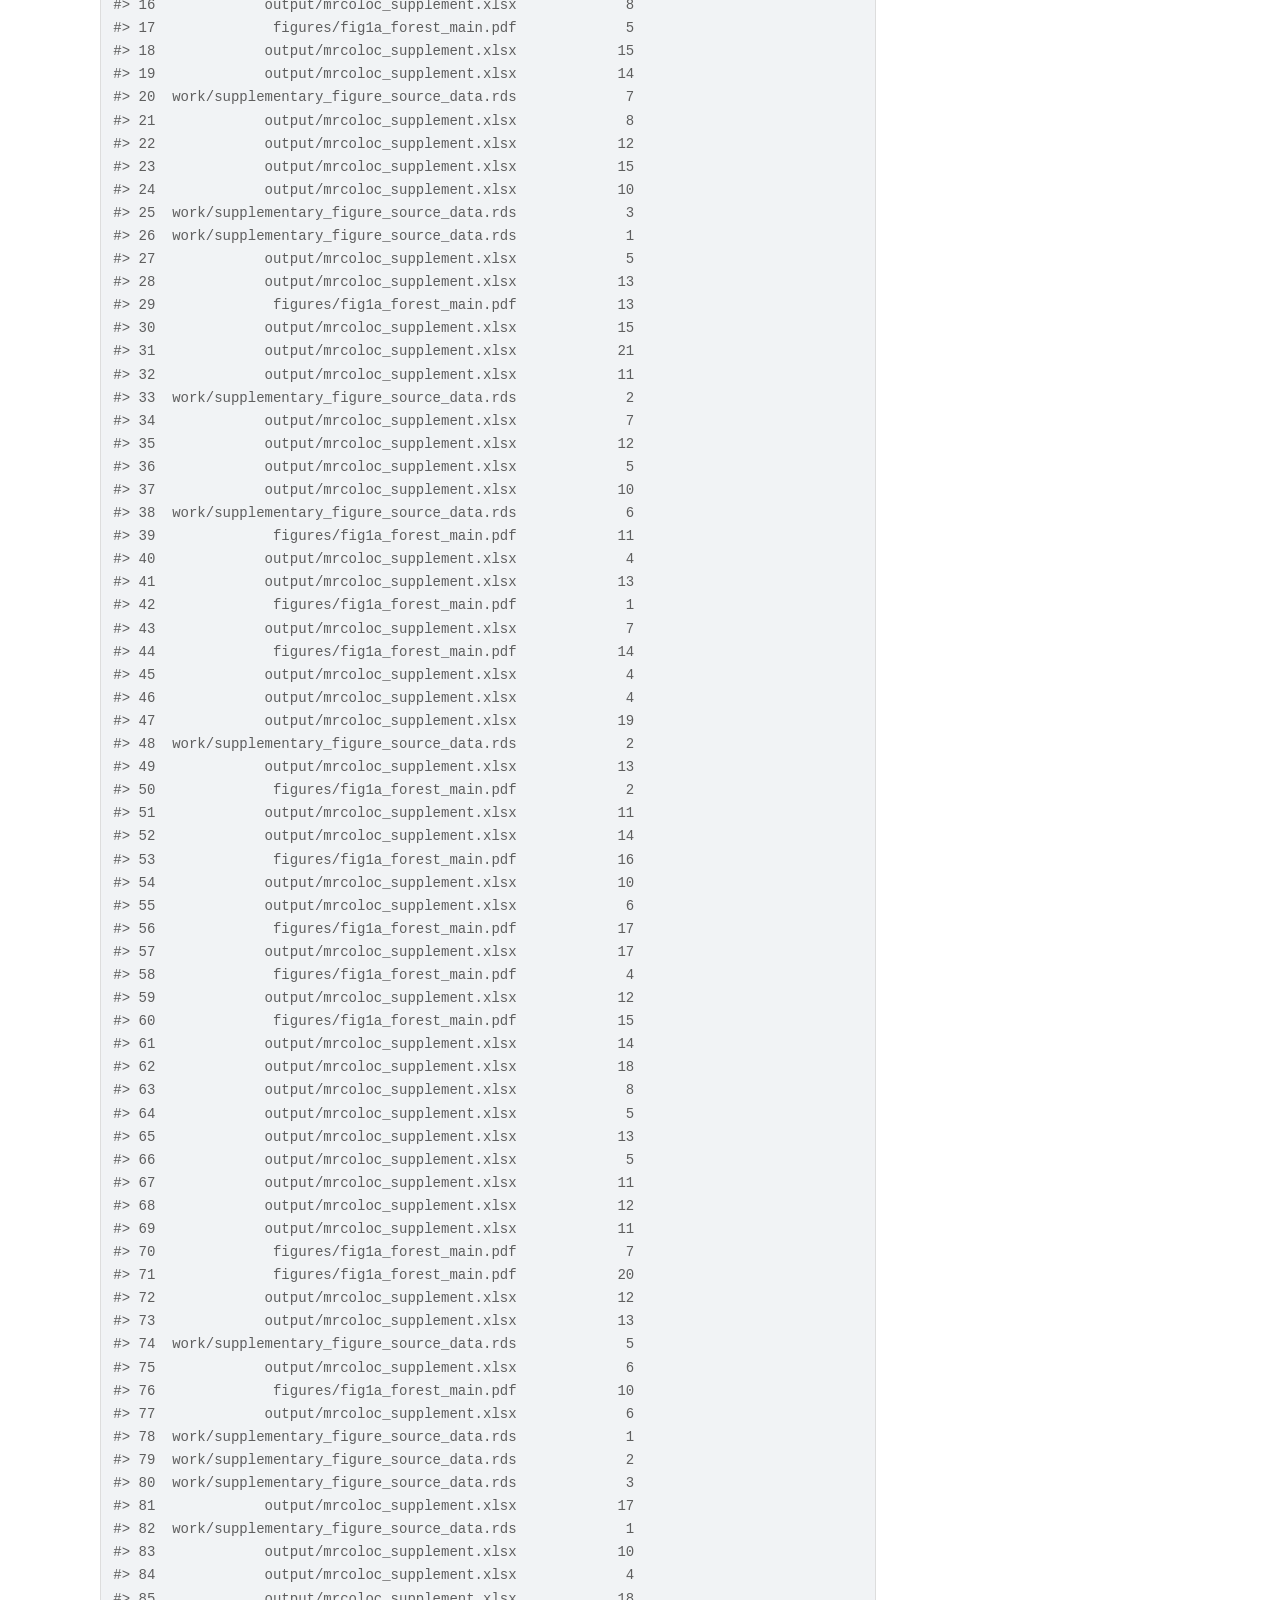
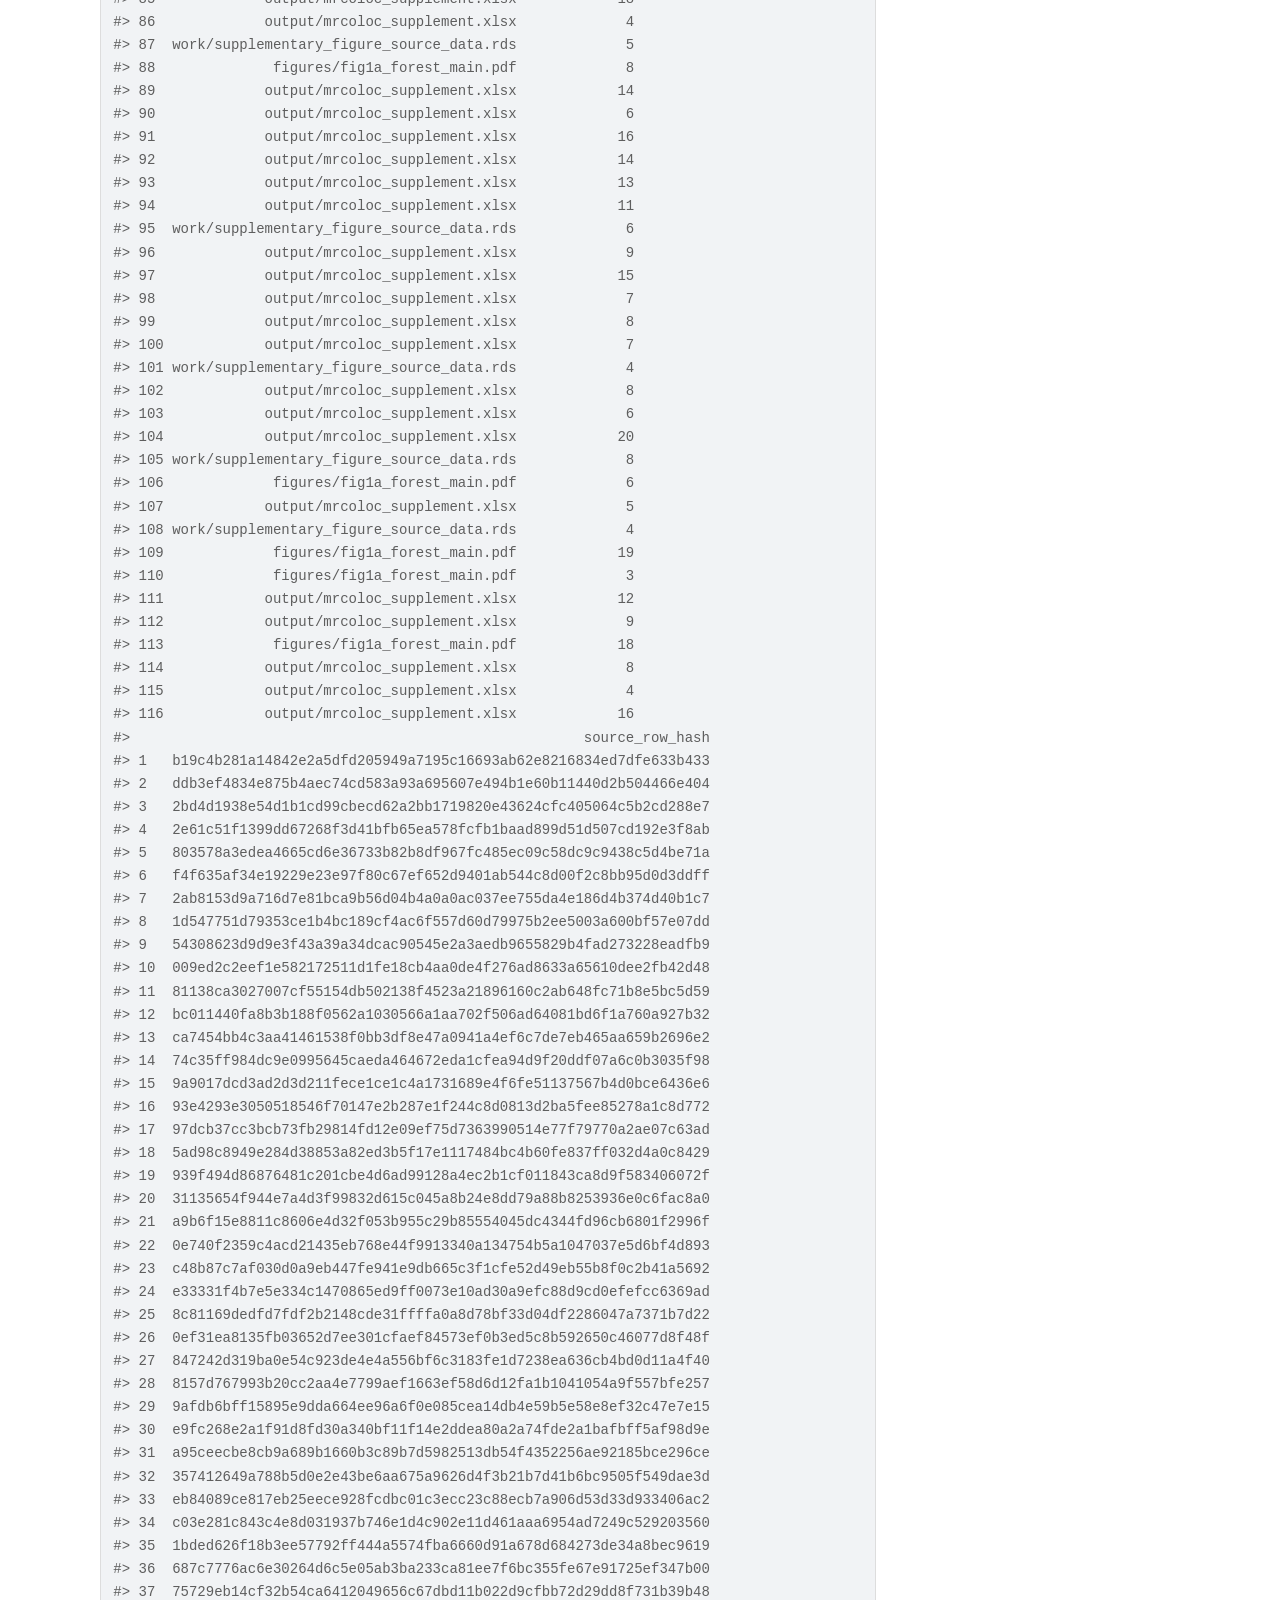
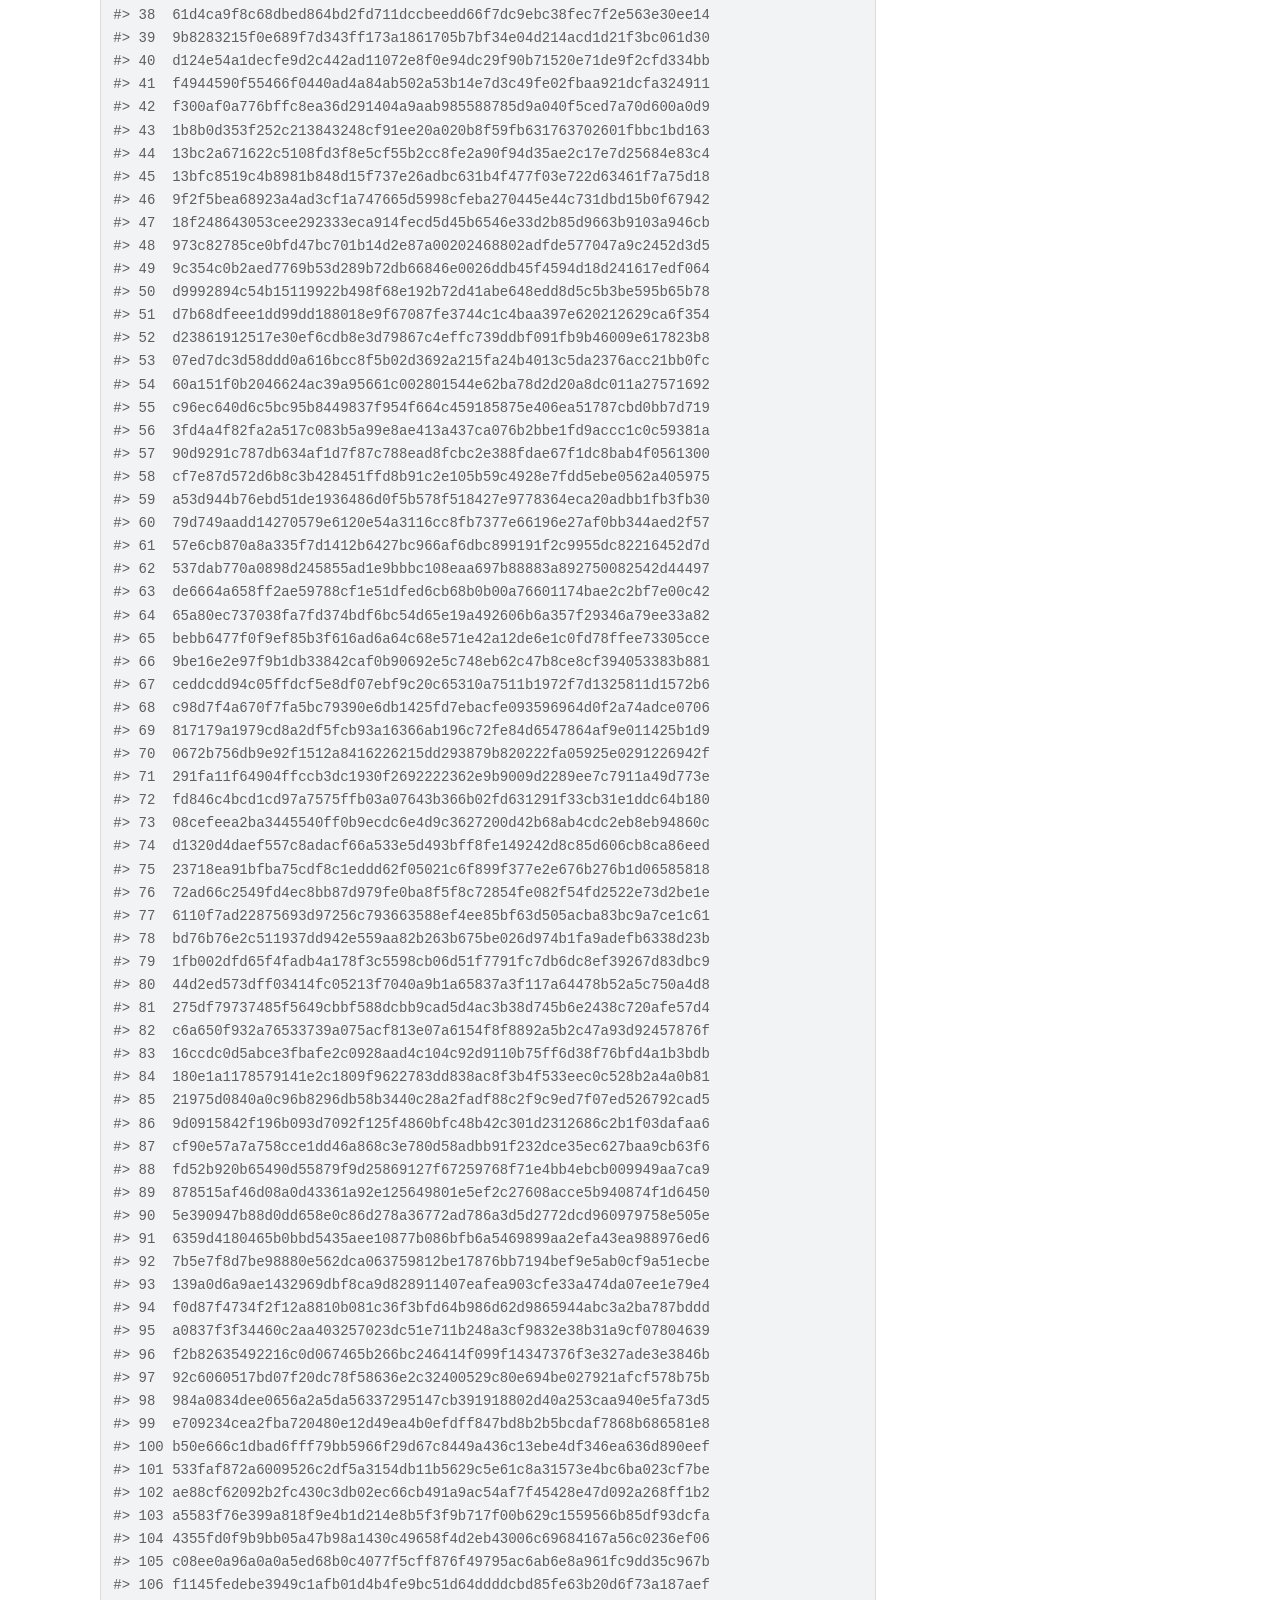
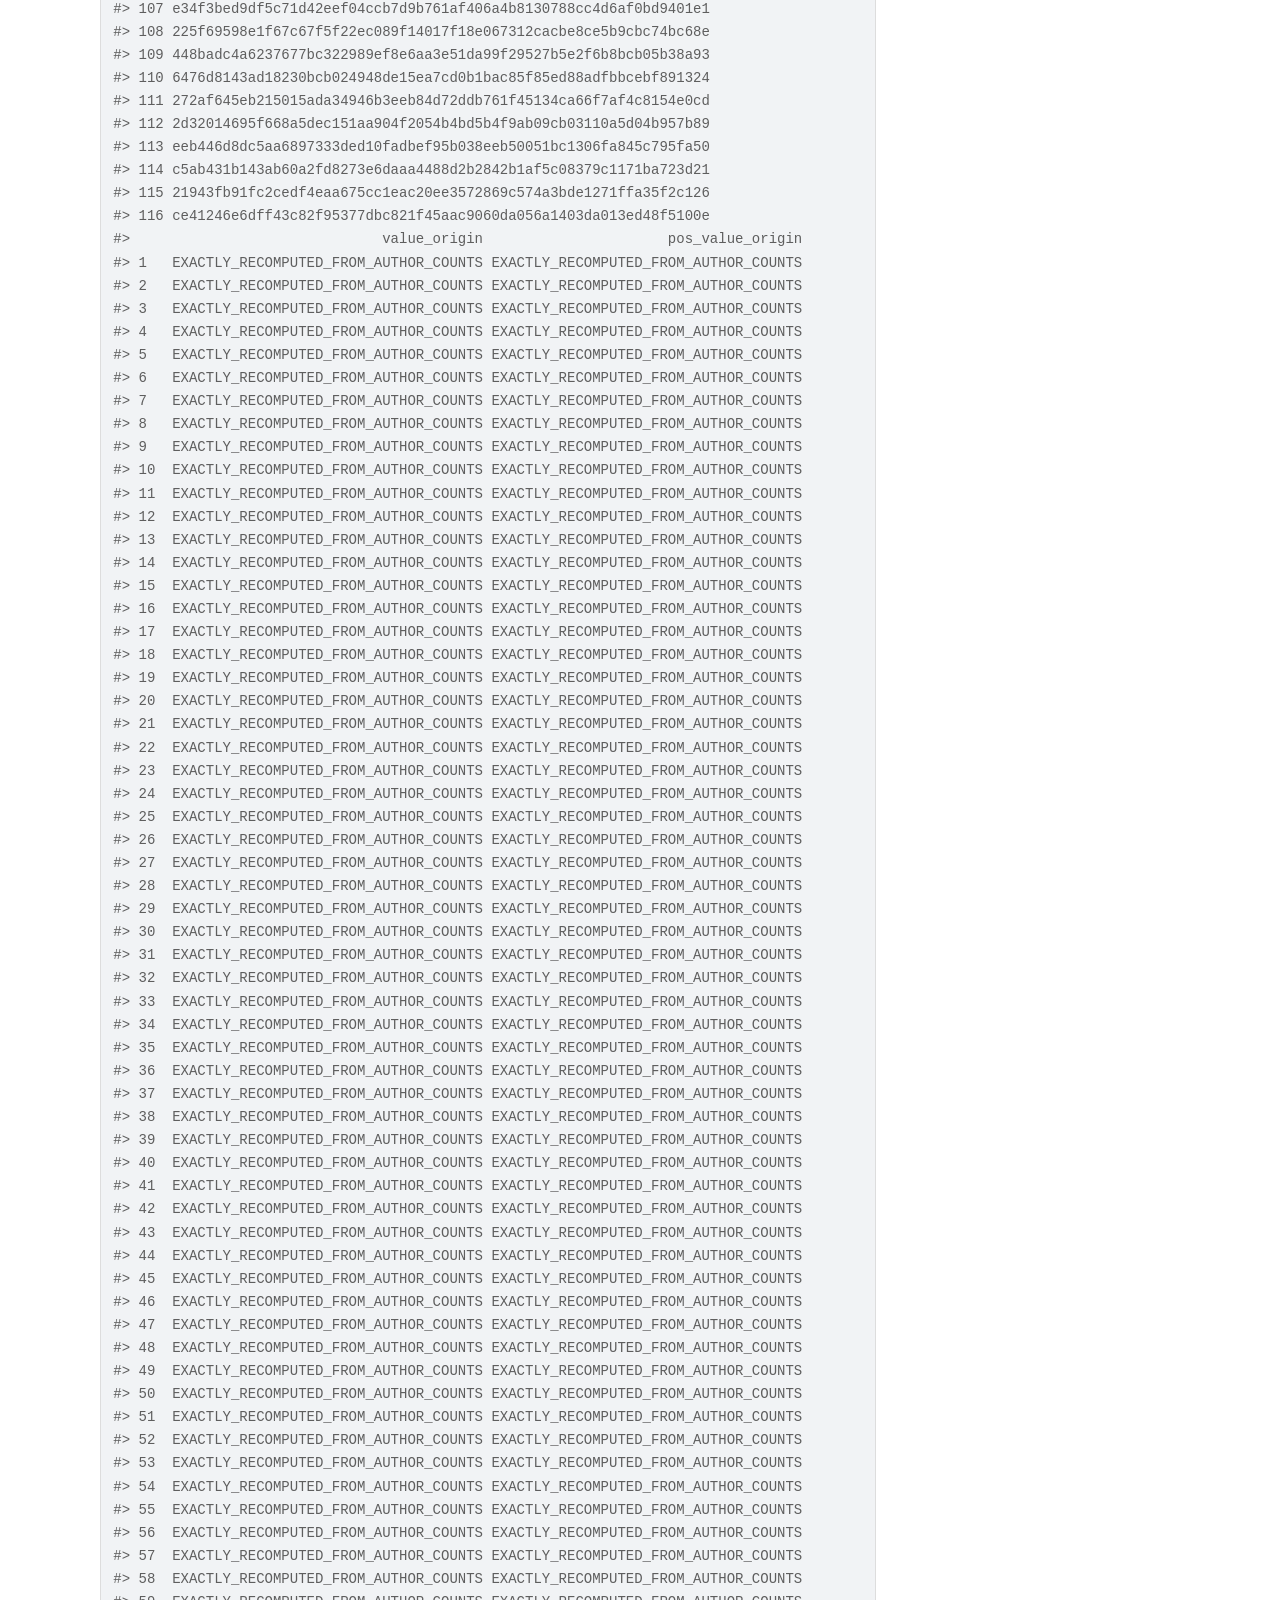
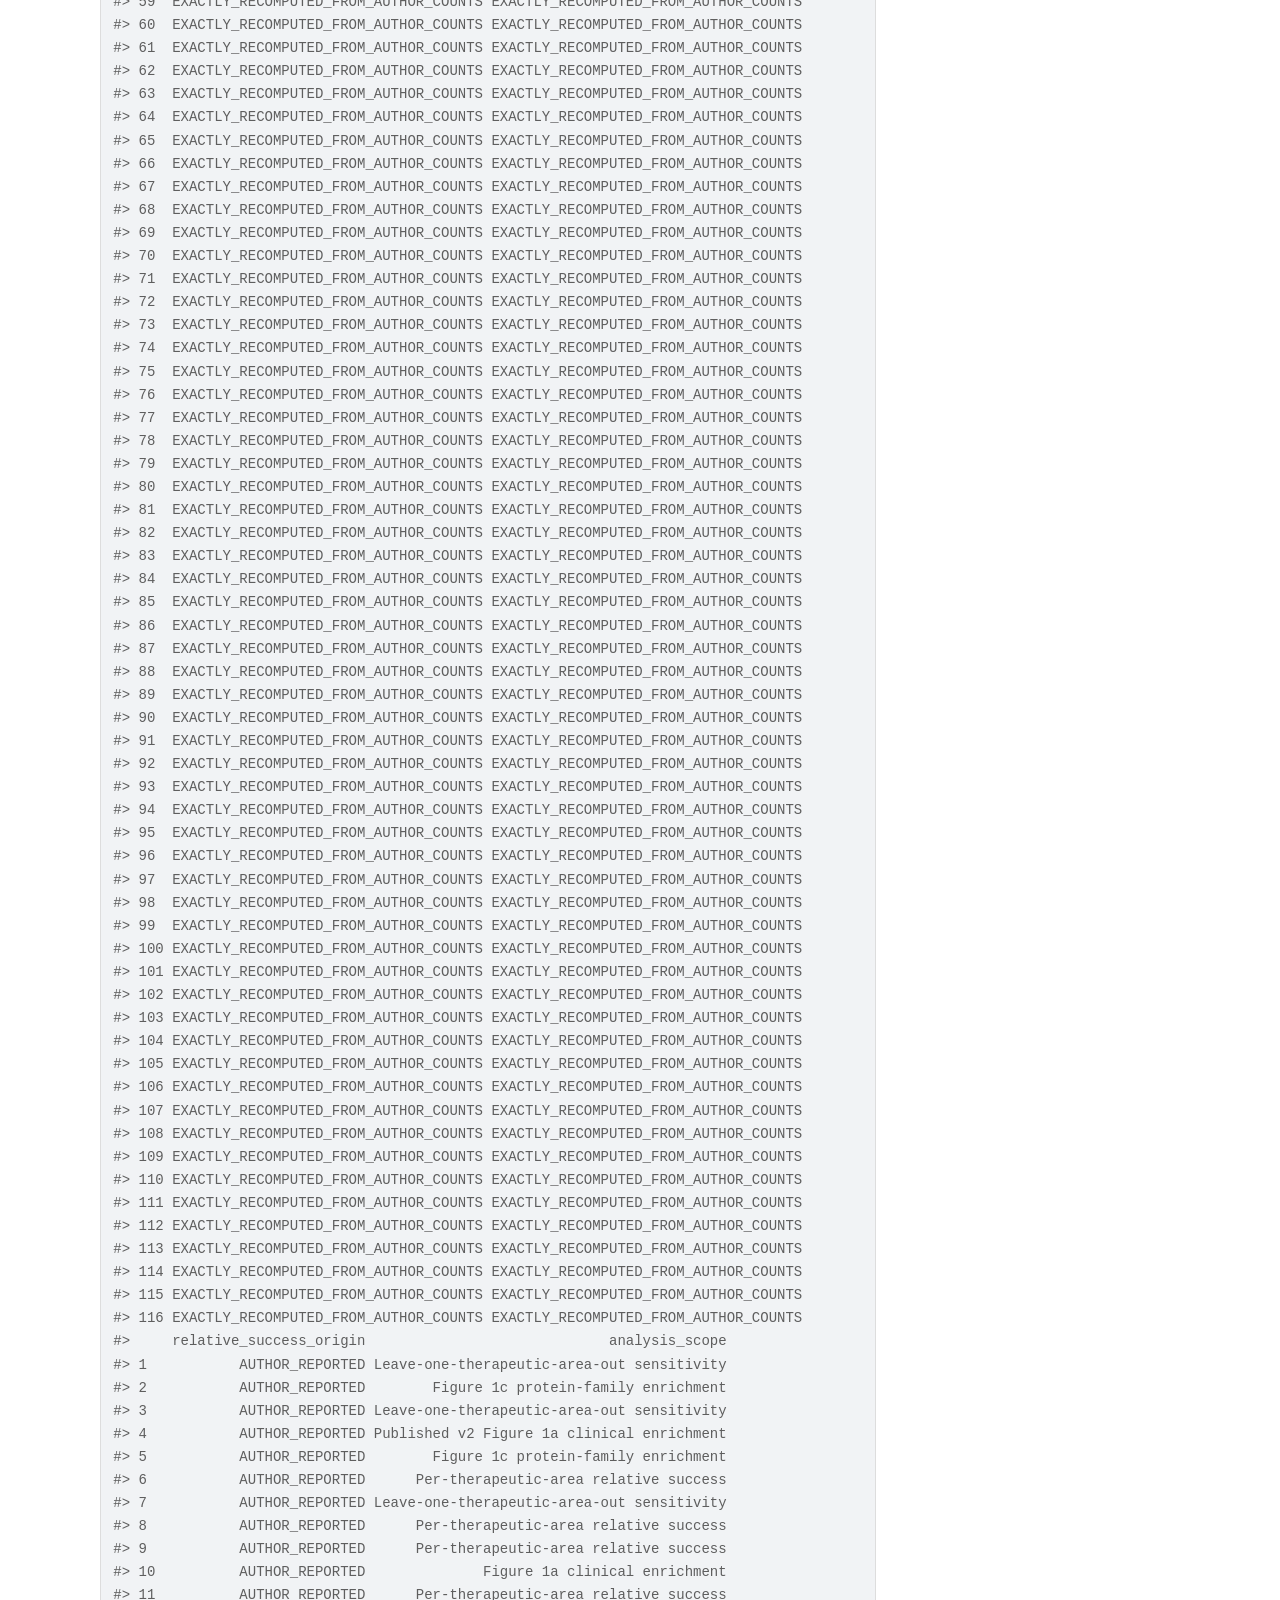
<file: reference/karim_pos.html>
<!DOCTYPE html>
<!-- Generated by pkgdown: do not edit by hand --><html lang="en"><head><meta charset="UTF-8"><meta http-equiv="X-UA-Compatible" content="IE=edge"><meta name="viewport" content="width=device-width, initial-scale=1, shrink-to-fit=no"><title>Relate user-supplied MR and colocalization results to the Karim benchmark — karim_pos • geneticPoS</title><script src="../deps/jquery-3.6.0/jquery-3.6.0.min.js"></script><meta name="viewport" content="width=device-width, initial-scale=1, shrink-to-fit=no"><link href="../deps/bootstrap-5.3.8/bootstrap.min.css" rel="stylesheet"><script src="../deps/bootstrap-5.3.8/bootstrap.bundle.min.js"></script><link href="../deps/font-awesome-6.5.2/css/all.min.css" rel="stylesheet"><link href="../deps/font-awesome-6.5.2/css/v4-shims.min.css" rel="stylesheet"><script src="../deps/headroom-0.11.0/headroom.min.js"></script><script src="../deps/headroom-0.11.0/jQuery.headroom.min.js"></script><script src="../deps/bootstrap-toc-1.0.1/bootstrap-toc.min.js"></script><script src="../deps/clipboard.js-2.0.11/clipboard.min.js"></script><script src="../deps/search-1.0.0/autocomplete.jquery.min.js"></script><script src="../deps/search-1.0.0/fuse.min.js"></script><script src="../deps/search-1.0.0/mark.min.js"></script><!-- pkgdown --><script src="../pkgdown.js"></script><meta property="og:title" content="Relate user-supplied MR and colocalization results to the Karim benchmark — karim_pos"><meta name="description" content="Keep user-selected results and check their correspondence to
the published Figure 1a MR+coloc thresholds. The input values are user
verified. The reported rates are historical group proportions."><meta property="og:description" content="Keep user-selected results and check their correspondence to
the published Figure 1a MR+coloc thresholds. The input values are user
verified. The reported rates are historical group proportions."></head><body>
    <a href="#main" class="visually-hidden-focusable">Skip to contents</a>


    <nav class="navbar navbar-expand-lg fixed-top bg-light" data-bs-theme="light" aria-label="Site navigation"><div class="container">

    <a class="navbar-brand me-2" href="../index.html">geneticPoS</a>

    <small class="nav-text text-muted me-auto" data-bs-toggle="tooltip" data-bs-placement="bottom" title="">0.5.0</small>


    <button class="navbar-toggler" type="button" data-bs-toggle="collapse" data-bs-target="#navbar" aria-controls="navbar" aria-expanded="false" aria-label="Toggle navigation">
      <span class="navbar-toggler-icon"></span>
    </button>

    <div id="navbar" class="collapse navbar-collapse ms-3">
      <ul class="navbar-nav me-auto"><li class="active nav-item"><a class="nav-link" href="../reference/index.html">Reference</a></li>
<li class="nav-item dropdown">
  <button class="nav-link dropdown-toggle" type="button" id="dropdown-articles" data-bs-toggle="dropdown" aria-expanded="false" aria-haspopup="true">Articles</button>
  <ul class="dropdown-menu" aria-labelledby="dropdown-articles"><li><a class="dropdown-item" href="../articles/tutorial.html">From your MR and coloc results to a benchmark verdict</a></li>
  </ul></li>
<li class="nav-item"><a class="nav-link" href="../news/index.html">Changelog</a></li>
      </ul><ul class="navbar-nav"><li class="nav-item"><form class="form-inline" role="search">
 <input class="form-control" type="search" name="search-input" id="search-input" autocomplete="off" aria-label="Search site" placeholder="Search for" data-search-index="../search.json"></form></li>
<li class="nav-item"><a class="external-link nav-link" href="https://github.com/DaikiKumakura/geneticPoS/" aria-label="GitHub"><span class="fa fab fa-github fa-lg"></span></a></li>
      </ul></div>


  </div>
</nav><div class="container template-reference-topic">
<div class="row">
  <main id="main" class="col-md-9"><div class="page-header">

      <h1>Relate user-supplied MR and colocalization results to the Karim benchmark</h1>

      <div class="d-none name"><code>karim_pos.Rd</code></div>
    </div>

    <div class="ref-description section level2">
    <p>Keep user-selected results and check their correspondence to
the published Figure 1a MR+coloc thresholds. The input values are user
verified. The reported rates are historical group proportions.</p>
    </div>

    <div class="section level2">
    <h2 id="ref-usage">Usage<a class="anchor" aria-label="anchor" href="#ref-usage"></a></h2>
    <div class="sourceCode"><pre class="sourceCode r"><code><span><span class="fu">karim_pos</span><span class="op">(</span><span class="va">mr</span>, <span class="va">coloc</span>, mapping <span class="op">=</span> <span class="fu"><a href="https://rdrr.io/r/base/list.html" class="external-link">list</a></span><span class="op">(</span><span class="op">)</span>, metadata <span class="op">=</span> <span class="fu"><a href="https://rdrr.io/r/base/list.html" class="external-link">list</a></span><span class="op">(</span><span class="op">)</span>, links <span class="op">=</span> <span class="cn">NULL</span><span class="op">)</span></span></code></pre></div>
    </div>

    <div class="section level2">
    <h2 id="arguments">Arguments<a class="anchor" aria-label="anchor" href="#arguments"></a></h2>


<dl><dt id="arg-mr">mr<a class="anchor" aria-label="anchor" href="#arg-mr"></a></dt>
<dd><p>Data frame or local CSV/TSV with mr_id, target_id, indication_id,
exposure_id, outcome_id, build, locus_id and numeric mr_p. Optional columns:
numeric l2g_share and mesh_similarity, logical measured, and coloc_id.</p></dd>

<dt id="arg-coloc">coloc<a class="anchor" aria-label="anchor" href="#arg-coloc"></a></dt>
<dd><p>Data frame or local CSV/TSV with coloc_id, exposure_id,
outcome_id, build, locus_id and numeric h4. Supply signal_id in both
inputs when matching individual signals.</p></dd>

<dt id="arg-mapping">mapping<a class="anchor" aria-label="anchor" href="#arg-mapping"></a></dt>
<dd><p>Optional named column mappings for mr and coloc.</p></dd>

<dt id="arg-metadata">metadata<a class="anchor" aria-label="anchor" href="#arg-metadata"></a></dt>
<dd><p>Optional list with mr and coloc elements. Each is a named
list of file-wide constants or a data frame keyed by one-based source_row.
Values fill missing fields; conflicting values are rejected. Supply
qtl_type = "eqtl" for known eQTL results to mark them outside the pQTL reference.</p></dd>

<dt id="arg-links">links<a class="anchor" aria-label="anchor" href="#arg-links"></a></dt>
<dd><p>Optional data frame or CSV/TSV with mr_id, coloc_id and basis.
Each link asserts a user-verified correspondence. Conflicting identifiers
prevent reference assignment. The MR outcome study and indication are still required.</p></dd>

</dl></div>
    <div class="section level2">
    <h2 id="details">Details<a class="anchor" aria-label="anchor" href="#details"></a></h2>
    <p>Missing mapping values are looked up in the bundled snapshot by
exact gene symbol, MeSH indication ID and outcome ID. Measured status uses
the gene symbol. Conflicting or unrecorded values stay missing. User-supplied
values take precedence.</p>
    </div>
    <div class="section level2">
    <h2 id="value">Value<a class="anchor" aria-label="anchor" href="#value"></a></h2>
    <p>A list containing candidates (one row per MR result), benchmark
(the applied contrast), references (the full bundled benchmark table),
and inputs (source tables).</p>
    </div>

    <div class="section level2">
    <h2 id="ref-examples">Examples<a class="anchor" aria-label="anchor" href="#ref-examples"></a></h2>
    <div class="sourceCode"><pre class="sourceCode r"><code><span class="r-in"><span><span class="va">keys</span> <span class="op">&lt;-</span> <span class="fu"><a href="https://rdrr.io/r/base/data.frame.html" class="external-link">data.frame</a></span><span class="op">(</span>exposure_id <span class="op">=</span> <span class="st">"P1"</span>, outcome_id <span class="op">=</span> <span class="st">"D1"</span>,</span></span>
<span class="r-in"><span>                   build <span class="op">=</span> <span class="st">"GRCh38"</span>, locus_id <span class="op">=</span> <span class="st">"L1"</span><span class="op">)</span></span></span>
<span class="r-in"><span><span class="va">mr</span> <span class="op">&lt;-</span> <span class="fu"><a href="https://rdrr.io/r/base/cbind.html" class="external-link">cbind</a></span><span class="op">(</span><span class="va">keys</span>, mr_id <span class="op">=</span> <span class="st">"M1"</span>, target_id <span class="op">=</span> <span class="st">"G1"</span>, indication_id <span class="op">=</span> <span class="st">"UC"</span>,</span></span>
<span class="r-in"><span>            mr_p <span class="op">=</span> <span class="fl">4e-10</span>, l2g_share <span class="op">=</span> <span class="fl">0.67</span>, mesh_similarity <span class="op">=</span> <span class="fl">0.91</span>, measured <span class="op">=</span> <span class="cn">TRUE</span><span class="op">)</span></span></span>
<span class="r-in"><span><span class="va">coloc</span> <span class="op">&lt;-</span> <span class="fu"><a href="https://rdrr.io/r/base/cbind.html" class="external-link">cbind</a></span><span class="op">(</span><span class="va">keys</span>, coloc_id <span class="op">=</span> <span class="st">"K1"</span>, h4 <span class="op">=</span> <span class="fl">0.93</span><span class="op">)</span></span></span>
<span class="r-in"><span><span class="fu">karim_pos</span><span class="op">(</span><span class="va">mr</span>, <span class="va">coloc</span><span class="op">)</span></span></span>
<span class="r-out co"><span class="r-pr">#&gt;</span> $candidates</span>
<span class="r-out co"><span class="r-pr">#&gt;</span>   exposure_id outcome_id  build locus_id mr_id target_id indication_id  mr_p</span>
<span class="r-out co"><span class="r-pr">#&gt;</span> 1          P1         D1 GRCh38       L1    M1        G1            UC 4e-10</span>
<span class="r-out co"><span class="r-pr">#&gt;</span>   l2g_share mesh_similarity measured source_row coloc_id l2g_share_source</span>
<span class="r-out co"><span class="r-pr">#&gt;</span> 1      0.67            0.91     TRUE          1     &lt;NA&gt;             user</span>
<span class="r-out co"><span class="r-pr">#&gt;</span>   mesh_similarity_source measured_source matched_coloc_id   h4         status</span>
<span class="r-out co"><span class="r-pr">#&gt;</span> 1                   user            user               K1 0.93 thresholds_met</span>
<span class="r-out co"><span class="r-pr">#&gt;</span>   missing_fields       match_basis reference_group                reference_id</span>
<span class="r-out co"><span class="r-pr">#&gt;</span> 1                exact_identifiers       supported karim2026_v2_fig1a_mr_coloc</span>
<span class="r-out co"><span class="r-pr">#&gt;</span>   historical_launch_rate</span>
<span class="r-out co"><span class="r-pr">#&gt;</span> 1              0.5555556</span>
<span class="r-out co"><span class="r-pr">#&gt;</span> </span>
<span class="r-out co"><span class="r-pr">#&gt;</span> $benchmark</span>
<span class="r-out co"><span class="r-pr">#&gt;</span>                  reference_id      group phase1_n launched_n relative_success</span>
<span class="r-out co"><span class="r-pr">#&gt;</span> 1 karim2026_v2_fig1a_mr_coloc  supported       36         20             5.24</span>
<span class="r-out co"><span class="r-pr">#&gt;</span> 2 karim2026_v2_fig1a_mr_coloc comparison     7164        760             5.24</span>
<span class="r-out co"><span class="r-pr">#&gt;</span>   rs_lower rs_upper</span>
<span class="r-out co"><span class="r-pr">#&gt;</span> 1     3.88     7.07</span>
<span class="r-out co"><span class="r-pr">#&gt;</span> 2     3.88     7.07</span>
<span class="r-out co"><span class="r-pr">#&gt;</span>                                                                       pos_id</span>
<span class="r-out co"><span class="r-pr">#&gt;</span> 1 karim_pos_f05777867fd3f01c4d9267ed423c9d15a36be4d729dfe4433643f661e1b7834c</span>
<span class="r-out co"><span class="r-pr">#&gt;</span> 2 karim_pos_f05777867fd3f01c4d9267ed423c9d15a36be4d729dfe4433643f661e1b7834c</span>
<span class="r-out co"><span class="r-pr">#&gt;</span>                                                                source</span>
<span class="r-out co"><span class="r-pr">#&gt;</span> 1 https://www.medrxiv.org/content/10.64898/2026.02.23.26346731v2.full</span>
<span class="r-out co"><span class="r-pr">#&gt;</span> 2 https://www.medrxiv.org/content/10.64898/2026.02.23.26346731v2.full</span>
<span class="r-out co"><span class="r-pr">#&gt;</span>   historical_launch_rate</span>
<span class="r-out co"><span class="r-pr">#&gt;</span> 1              0.5555556</span>
<span class="r-out co"><span class="r-pr">#&gt;</span> 2              0.1060860</span>
<span class="r-out co"><span class="r-pr">#&gt;</span> </span>
<span class="r-out co"><span class="r-pr">#&gt;</span> $references</span>
<span class="r-out co"><span class="r-pr">#&gt;</span>                                                                         pos_id</span>
<span class="r-out co"><span class="r-pr">#&gt;</span> 1   karim_pos_0318100206342dcf1e90f79f9793ff5cdef1423e6636a3439b639047126e9a76</span>
<span class="r-out co"><span class="r-pr">#&gt;</span> 2   karim_pos_05b3b5e4020a6a624365b1bbd3cd5c54446f28a30ee5fd63271d86f0bf794403</span>
<span class="r-out co"><span class="r-pr">#&gt;</span> 3   karim_pos_05b86430bbdf50c39fae333310176115d223ce253b0640abf0731664c101c817</span>
<span class="r-out co"><span class="r-pr">#&gt;</span> 4   karim_pos_078cc260bbc1a311c8b6b829a7dffbabd61ae133b0ad95d062fb2f593f98eb2e</span>
<span class="r-out co"><span class="r-pr">#&gt;</span> 5   karim_pos_09322a8b4a52ec3f7f70deb0f18728a4487fadc31e0aa8b3ef6009a47c451396</span>
<span class="r-out co"><span class="r-pr">#&gt;</span> 6   karim_pos_095051a634ece30aa3a05f9c6172600a5852c2157907fb2944ee9208bdd05df8</span>
<span class="r-out co"><span class="r-pr">#&gt;</span> 7   karim_pos_098d9b2663c0e5ef22b71ebb16a7811c712cba143753640525d7ca0128d5ae4f</span>
<span class="r-out co"><span class="r-pr">#&gt;</span> 8   karim_pos_09b4a39621c2dd21e9a0e57414fc60f4e9dbf41933796e614725c9dd019ae5bd</span>
<span class="r-out co"><span class="r-pr">#&gt;</span> 9   karim_pos_0aec2c98c26a87d7dd9fcf0df5d720da3f675b15af56fe7849d37ce89443580d</span>
<span class="r-out co"><span class="r-pr">#&gt;</span> 10  karim_pos_0b037ed72d8835cde6a84b9d36beebca44cc29572ddaed9494293f379c608297</span>
<span class="r-out co"><span class="r-pr">#&gt;</span> 11  karim_pos_0b3ee68c70e0765e2feb8bc88803ba93d2710f31576c433462e1c5155fb47caf</span>
<span class="r-out co"><span class="r-pr">#&gt;</span> 12  karim_pos_0c3466aa31dcd20dde064c7f2ded5123dfa3548b17542c928c5120404b9b229b</span>
<span class="r-out co"><span class="r-pr">#&gt;</span> 13  karim_pos_0c93a984deea8603504fc4c73e601e908e8cc0386074b0f292695e2920e8a3ad</span>
<span class="r-out co"><span class="r-pr">#&gt;</span> 14  karim_pos_0ddf3fc49290ca37658895e0d0b34927a760b1bde4efe4feb284685ff14373b4</span>
<span class="r-out co"><span class="r-pr">#&gt;</span> 15  karim_pos_11450f7076b0168af9c47d55a0640987bf1e3b7badaf1408f99fbbd04e7b74e3</span>
<span class="r-out co"><span class="r-pr">#&gt;</span> 16  karim_pos_13b93905565362b7ecf023c93b9a5618fda7e48798d09af7d70a58e30ca64880</span>
<span class="r-out co"><span class="r-pr">#&gt;</span> 17  karim_pos_15ac62f31a70b8b1e5dc0302185b238f5bf99bdb31c836fdd5c9003478d2dafd</span>
<span class="r-out co"><span class="r-pr">#&gt;</span> 18  karim_pos_17de75264b7bf23404bef86fad94612e5ef1064e534fbb9e4747824ca77d4372</span>
<span class="r-out co"><span class="r-pr">#&gt;</span> 19  karim_pos_19eb9afda99f5af3f9ef67c4943baedb62f6ceed7b0d3ff852c7a7335baf628a</span>
<span class="r-out co"><span class="r-pr">#&gt;</span> 20  karim_pos_1edabb01d0d3b4286c6de7e7c99134de77ce8aeb5141f3e03fd9790861444b61</span>
<span class="r-out co"><span class="r-pr">#&gt;</span> 21  karim_pos_1efd747e3790aaaa9c2c108deb26478e980f1cc0e7877c0d74970f82b47a6d03</span>
<span class="r-out co"><span class="r-pr">#&gt;</span> 22  karim_pos_20e49c24211f83df2a0ca19322a382bf0322c89a77a975e37a617de298a03fed</span>
<span class="r-out co"><span class="r-pr">#&gt;</span> 23  karim_pos_225b43b070265072c272dc6ebdcecbb7bdfc0838dc758d8128eada21091b4ae8</span>
<span class="r-out co"><span class="r-pr">#&gt;</span> 24  karim_pos_238f35874f4c5bd388283e0b5f5c792fb9b122f401d13b73b2ef1f1b0464cc8b</span>
<span class="r-out co"><span class="r-pr">#&gt;</span> 25  karim_pos_250ea6d968843b010aea6248eb1cb6a7ca99b701be08dbc6b12ea4a0777a0f67</span>
<span class="r-out co"><span class="r-pr">#&gt;</span> 26  karim_pos_2548ddc7898ee6050300dd81295e3229aa9e3598d2c75bd187f63370b3057ef4</span>
<span class="r-out co"><span class="r-pr">#&gt;</span> 27  karim_pos_269664c917cc9f8ad0f5d41e334c22a21baae27a9246b59a94b8fca320e8ee26</span>
<span class="r-out co"><span class="r-pr">#&gt;</span> 28  karim_pos_2b387cefd62e23510b687a42c18989eb341d608e97550af4bdc191b2dfcb657c</span>
<span class="r-out co"><span class="r-pr">#&gt;</span> 29  karim_pos_2d2b5d151178d746c864d45ded44b4586f8a1237835b8ff67427e0397b32db3e</span>
<span class="r-out co"><span class="r-pr">#&gt;</span> 30  karim_pos_2e10aeaf8e0ceb5eaa718b14c07bed9e8669e24d99505f90a8ce2106810ec8a4</span>
<span class="r-out co"><span class="r-pr">#&gt;</span> 31  karim_pos_2f28e5c231ed57fa7089f30cd9b05599e0b2ef748a1beeb85502083463d6cbf9</span>
<span class="r-out co"><span class="r-pr">#&gt;</span> 32  karim_pos_309fd937f74c8ecf107553ac3b72822be9ca2ce9ad2ec49019899bb977110d59</span>
<span class="r-out co"><span class="r-pr">#&gt;</span> 33  karim_pos_332622173d96de8440826889627bac248216feedb01bf946964926eb6890eb77</span>
<span class="r-out co"><span class="r-pr">#&gt;</span> 34  karim_pos_37258d4abe528acfd43453ea84000548ebeeacc6718bd216c32798e9f93135f9</span>
<span class="r-out co"><span class="r-pr">#&gt;</span> 35  karim_pos_37758a6d2a184ce770273d8342bac4eef26595d6af9ce991c6e5443ef4f1841c</span>
<span class="r-out co"><span class="r-pr">#&gt;</span> 36  karim_pos_399b6ac588b00f0b35a0b8f9269738d949bdc6d02755b6169cf4b54dbe6116d2</span>
<span class="r-out co"><span class="r-pr">#&gt;</span> 37  karim_pos_3c946538270ed05908444bc2b3589aa9081172d701d26998c09c807f8618568e</span>
<span class="r-out co"><span class="r-pr">#&gt;</span> 38  karim_pos_3dbfb04ba5aab04fe9ab5a0d1d7b55fae342af750fa5a88a5cbd334d38e598ac</span>
<span class="r-out co"><span class="r-pr">#&gt;</span> 39  karim_pos_3fac92da81a84796aedefdc119eaeb09efb4f6cdf3497c4c93a380b6d29407d9</span>
<span class="r-out co"><span class="r-pr">#&gt;</span> 40  karim_pos_40bdb329f96288dc339ea3286558fcd32d29908def87fd47290f5937f346cf1b</span>
<span class="r-out co"><span class="r-pr">#&gt;</span> 41  karim_pos_4b3ace28841d72842855eacc635eba54a12a7503efa4f00e3eadacfca0db93aa</span>
<span class="r-out co"><span class="r-pr">#&gt;</span> 42  karim_pos_4d2f491c1e200ef0511615d81e9d1691f4e7f660210e78c2170ba83b673ab336</span>
<span class="r-out co"><span class="r-pr">#&gt;</span> 43  karim_pos_4f2184f7a7e12469a05a8a9232463534b2d005e0cfa06c2f3c0ff7e133488e89</span>
<span class="r-out co"><span class="r-pr">#&gt;</span> 44  karim_pos_4fedccfcbb253e54a6ff60e262723eba8f4ab9ab20236f36d98be358a1d1228a</span>
<span class="r-out co"><span class="r-pr">#&gt;</span> 45  karim_pos_50e6b1c8fd115c988d8bcff2689c6c9d24024128534dfa546490dd75bbc5928e</span>
<span class="r-out co"><span class="r-pr">#&gt;</span> 46  karim_pos_52ab558bd3234bb73a74c84bf7512e701000fa1e13c00009f8efdcafbef1c803</span>
<span class="r-out co"><span class="r-pr">#&gt;</span> 47  karim_pos_573ee349cd468f307a5904a89bf685f3a33886af68ef2ac22b192a5eba549848</span>
<span class="r-out co"><span class="r-pr">#&gt;</span> 48  karim_pos_5923b234e4ca42aff17a219df1da151feb9ba5cced6b1e33c0f88b6fb3e5bd60</span>
<span class="r-out co"><span class="r-pr">#&gt;</span> 49  karim_pos_5ad7c398148a1d2b2fcff144bf0873171f63cb7772d2cfe7fe145b1e6caae37c</span>
<span class="r-out co"><span class="r-pr">#&gt;</span> 50  karim_pos_5b691a5e3134877630304100ba0a7a97e88532f7768a132733d829bddf6caf83</span>
<span class="r-out co"><span class="r-pr">#&gt;</span> 51  karim_pos_5cfe94ea28eda1eaa0c10b75e4f6980dc318f4d2dc4377a9b8bc2d94aad53ec4</span>
<span class="r-out co"><span class="r-pr">#&gt;</span> 52  karim_pos_5d036529b0e8604f55c5713c4e0209dfec7247322ba9de3dcf80afe2daae8226</span>
<span class="r-out co"><span class="r-pr">#&gt;</span> 53  karim_pos_5d4d110456b09ab8b43431a914bbdc5a7aad969af05b7af4e9a055e5f7e19d3b</span>
<span class="r-out co"><span class="r-pr">#&gt;</span> 54  karim_pos_5d58d2c4a78fc87ec1a0ce2f6ca6a2384c343951601e2e955e13a9c062b76cfa</span>
<span class="r-out co"><span class="r-pr">#&gt;</span> 55  karim_pos_5f9449c8fec6b9c68b424edd9931e9e4cab96d361bf4d696c458406f8ab9ee6d</span>
<span class="r-out co"><span class="r-pr">#&gt;</span> 56  karim_pos_6264d8dad67b1d0a641f7b0980e5846268747ea764e9bb09087a2d998dd6409e</span>
<span class="r-out co"><span class="r-pr">#&gt;</span> 57  karim_pos_665f752c7ab93934dbc3a070de7d76edf253615b72bf04b998f8d32cfabf60de</span>
<span class="r-out co"><span class="r-pr">#&gt;</span> 58  karim_pos_6aa3389c37dfda66660fb289a523df7260224e35b1af4eda59cab66edfd5b9c3</span>
<span class="r-out co"><span class="r-pr">#&gt;</span> 59  karim_pos_6eb8d10a1ed8dd6261b6b4e798cf0dba8ab794da20c7591b3479237530202251</span>
<span class="r-out co"><span class="r-pr">#&gt;</span> 60  karim_pos_715455c64e7427b99241c6e33107b1c54cbf3c2df08d768e2d2686e5a3e8fbe6</span>
<span class="r-out co"><span class="r-pr">#&gt;</span> 61  karim_pos_75293bf5190aed84b59534fe6d705911ee8ee833b35261ce306a0b77438c9e8b</span>
<span class="r-out co"><span class="r-pr">#&gt;</span> 62  karim_pos_799161879cfc95ca5ea798a930be0e742ac952c582e8fb1785b0730c636f4d21</span>
<span class="r-out co"><span class="r-pr">#&gt;</span> 63  karim_pos_7b209d92ed977dc4557c8f15279d7c2e7128f969578a3ff308a439c20a318a1d</span>
<span class="r-out co"><span class="r-pr">#&gt;</span> 64  karim_pos_7c193dfd397ce80fcfa1e90b824dcc534b9303cbb54ec760bc4c065ed599ceeb</span>
<span class="r-out co"><span class="r-pr">#&gt;</span> 65  karim_pos_7d8c0431dd4373ebbb3551fb484ffde5ffa8cbbcaea093497866f4a00816ff89</span>
<span class="r-out co"><span class="r-pr">#&gt;</span> 66  karim_pos_7dfd9c30ebfcdb99883fb089fc6c71643bde8906dc6d9546c0eed93ae69b4b6c</span>
<span class="r-out co"><span class="r-pr">#&gt;</span> 67  karim_pos_7f6362c9f92d3aec1114403e8f1ff8eb87a718f13b9c38fb5a9c3910760c94c2</span>
<span class="r-out co"><span class="r-pr">#&gt;</span> 68  karim_pos_821c6680389ef4533bee21e3eaf530ed74bd116010a90ae64b88b5e674f4895d</span>
<span class="r-out co"><span class="r-pr">#&gt;</span> 69  karim_pos_8782474a1c3d30ef0c4e832545b7354b61b685b6f9259d27da9a4a5797904898</span>
<span class="r-out co"><span class="r-pr">#&gt;</span> 70  karim_pos_8800165758eda9bdc59d1d948701c429a45f712ed61c7389288e17859a5539a2</span>
<span class="r-out co"><span class="r-pr">#&gt;</span> 71  karim_pos_897d4e37532d1d263faee015b3cf3fc25d6c94cca65370909f8714d0016e838e</span>
<span class="r-out co"><span class="r-pr">#&gt;</span> 72  karim_pos_8a75a5c15641392f46645761bf0025005f20f0c2c1dc475cbe8aff284640476b</span>
<span class="r-out co"><span class="r-pr">#&gt;</span> 73  karim_pos_8af98afb245641b05f6f5b795338a29062ebd8de1a5174534746e64e338a2dcb</span>
<span class="r-out co"><span class="r-pr">#&gt;</span> 74  karim_pos_8b8c794207492382103c9356e2e4959718df300200d56e0eba86718a892b40d3</span>
<span class="r-out co"><span class="r-pr">#&gt;</span> 75  karim_pos_8bae53cce5080d4085a05a5afc3be1fd2562df28f2facf0238b1e57f0bac4a9d</span>
<span class="r-out co"><span class="r-pr">#&gt;</span> 76  karim_pos_8e6d2049146f44edb46ff4f042fdf444a0368dd79dc69afc99e207b2e19990f2</span>
<span class="r-out co"><span class="r-pr">#&gt;</span> 77  karim_pos_918ef02d54f51b8f0e982ad72b634e698c1703d640c934b4ea74f08fc7f38e8a</span>
<span class="r-out co"><span class="r-pr">#&gt;</span> 78  karim_pos_9531cc0c1d09ace4ec1294f3a2a5856f7711a07e7694c548a18cf7f0f6da1436</span>
<span class="r-out co"><span class="r-pr">#&gt;</span> 79  karim_pos_9ab6bdd733575e84aabbce435f7aeaee9eb1ab186b30c0a37af1c1f34040f31d</span>
<span class="r-out co"><span class="r-pr">#&gt;</span> 80  karim_pos_a1f26ca52b9bf22c7650b59448ee01de73ff38e591fbb6ebf69062d7d02ab945</span>
<span class="r-out co"><span class="r-pr">#&gt;</span> 81  karim_pos_a58d80b5ae72d5c54d6eb7d95cf83dcf63d88807b1cbad59af5a0ef3bb61fbca</span>
<span class="r-out co"><span class="r-pr">#&gt;</span> 82  karim_pos_a5d6a3bf8f646ca7ce26009a090e1ef078d4370a9978124cccc670ba11d1b675</span>
<span class="r-out co"><span class="r-pr">#&gt;</span> 83  karim_pos_a631f2eeb9c48ec8ace57ee4e77efc8f48e4c9c3b01ab74f1a6fb88627600fee</span>
<span class="r-out co"><span class="r-pr">#&gt;</span> 84  karim_pos_a7080a00fbcbd0b4a6f2dcf77483d3526a1a82074536cdf575630caa2a6685dd</span>
<span class="r-out co"><span class="r-pr">#&gt;</span> 85  karim_pos_a785ffca5a3c683d4e33b568c8c2ee27d235851f5a0a12f021e45285b0310b9e</span>
<span class="r-out co"><span class="r-pr">#&gt;</span> 86  karim_pos_a79cf2c7ac2295542af2e639c02c49feb07e225a4e26143b70d6b239ece8d064</span>
<span class="r-out co"><span class="r-pr">#&gt;</span> 87  karim_pos_a819643b237942f42778a2a213610f0beb7d99ba46aae21ef0538b4c5395bec7</span>
<span class="r-out co"><span class="r-pr">#&gt;</span> 88  karim_pos_a8dfd2e9e54575a5c861604fd8c2309db6985b212d3eb17a8e8c15f1ad46aa8b</span>
<span class="r-out co"><span class="r-pr">#&gt;</span> 89  karim_pos_aba86bf806d7065d3e5334f895cdbaf159d43b3b9a4a87e907f97a4e640716a0</span>
<span class="r-out co"><span class="r-pr">#&gt;</span> 90  karim_pos_ad518ef7867e5145247d6eac082f8f9366738324e574bb18b7e8ca20f802e143</span>
<span class="r-out co"><span class="r-pr">#&gt;</span> 91  karim_pos_ae05cfe806664f777cd38af42daa0cad1357acc65385b64dc6199cf5d5858e1b</span>
<span class="r-out co"><span class="r-pr">#&gt;</span> 92  karim_pos_b19703b3909ca9cd8862e75e9809d7421b75e350abbe1c9e37b3e2761f5e0943</span>
<span class="r-out co"><span class="r-pr">#&gt;</span> 93  karim_pos_b45709b710d1c8a049a1a03785517611c8590250672e8e9e0ecef7035f834f94</span>
<span class="r-out co"><span class="r-pr">#&gt;</span> 94  karim_pos_b9175b3a338ac1ffcb88c859463241419d2c173fe0ab0d9dd1489b80bb199870</span>
<span class="r-out co"><span class="r-pr">#&gt;</span> 95  karim_pos_ba4ef5480651a8d5e3f1e860bc8cbe6ca35e9588b13b27d3727fd1a85d09512f</span>
<span class="r-out co"><span class="r-pr">#&gt;</span> 96  karim_pos_bf89f0f2428558fe80a6b4c8b72bf71eb000256be11c602a7904ac1cbc66f0ba</span>
<span class="r-out co"><span class="r-pr">#&gt;</span> 97  karim_pos_c26d8391af4c0717161d4cff10bec6a5f47248b9edbc2f7f487443fea4ea4dab</span>
<span class="r-out co"><span class="r-pr">#&gt;</span> 98  karim_pos_c812d343d8ed191abba2cde56ff93ac968bdd7d8f007cb1b215a4747d182ab4d</span>
<span class="r-out co"><span class="r-pr">#&gt;</span> 99  karim_pos_c9eb0cb01d46e1a0e7a3871a4287c52ef17b534ffd930a88f775bcfd9e529e86</span>
<span class="r-out co"><span class="r-pr">#&gt;</span> 100 karim_pos_cb42b8225ef85745f37e5d1636196b9ff87b4b245a8b0493e8f54e22c76aec38</span>
<span class="r-out co"><span class="r-pr">#&gt;</span> 101 karim_pos_cc5cd991e082e70a9b42e2ae30a5c3c7ef700a3e22279138994c625770d0fa9c</span>
<span class="r-out co"><span class="r-pr">#&gt;</span> 102 karim_pos_ccdf2e470b5ee7ebee6cc1c7333717d85e2500e9eaf148654d2c6d8e4916822b</span>
<span class="r-out co"><span class="r-pr">#&gt;</span> 103 karim_pos_cd18719453dd9b0cfce0ae33f43163a1ce5eaefda6cf2c6525c4f56768f55b44</span>
<span class="r-out co"><span class="r-pr">#&gt;</span> 104 karim_pos_d40975e5c7bac0c60d21340386873a1e0acebba7d31d5fcd3243dcf4fb7f7052</span>
<span class="r-out co"><span class="r-pr">#&gt;</span> 105 karim_pos_dc750c695664e2fe1af85c7fa0f6df1580fb6c94cbd1c15c99ba7cc14c37d0d9</span>
<span class="r-out co"><span class="r-pr">#&gt;</span> 106 karim_pos_ded57797255364cc06f18e9c177ce58e85d18681313f645452f0c9adb96b1cc4</span>
<span class="r-out co"><span class="r-pr">#&gt;</span> 107 karim_pos_e1a5a75359f3ab7724d93f3ba6e091de5470eae0454328d2b6d48acd8604e40c</span>
<span class="r-out co"><span class="r-pr">#&gt;</span> 108 karim_pos_e533046762eca5c0384eff84ac5df76052e50ab557f0f5b76372fa029b2a2bf1</span>
<span class="r-out co"><span class="r-pr">#&gt;</span> 109 karim_pos_e739d5cbbce005ceb66237989addb483685f7a545f32aba51b26bfe1280623e5</span>
<span class="r-out co"><span class="r-pr">#&gt;</span> 110 karim_pos_e8105893388d4c28ffc5d5e44764b25bd94119e72990e9156e8c8ff1a9333a00</span>
<span class="r-out co"><span class="r-pr">#&gt;</span> 111 karim_pos_ea0246f5438997067f045a8e8a8774195004b27057546ec48829aaf081e853a5</span>
<span class="r-out co"><span class="r-pr">#&gt;</span> 112 karim_pos_ec0f2bde81904698ad56248caca426dfa7f77b3b88973db79caa1b1a094d82f5</span>
<span class="r-out co"><span class="r-pr">#&gt;</span> 113 karim_pos_f05777867fd3f01c4d9267ed423c9d15a36be4d729dfe4433643f661e1b7834c</span>
<span class="r-out co"><span class="r-pr">#&gt;</span> 114 karim_pos_f6dc3a2fefd5969c361a79cf8dcdb72fbe96bc356f4951e1657bcca86dd7e9bd</span>
<span class="r-out co"><span class="r-pr">#&gt;</span> 115 karim_pos_fd6c0d2d0897cde99b87144a58ff16163854121da5dac0c8660af859736b7a77</span>
<span class="r-out co"><span class="r-pr">#&gt;</span> 116 karim_pos_ffbae5c39b1804542922af60a8acb765bc1fe9a85d868f9ac8a039a81df3acb6</span>
<span class="r-out co"><span class="r-pr">#&gt;</span>     source_table            source_figure</span>
<span class="r-out co"><span class="r-pr">#&gt;</span> 1           ST14                     &lt;NA&gt;</span>
<span class="r-out co"><span class="r-pr">#&gt;</span> 2            ST6                Figure 1c</span>
<span class="r-out co"><span class="r-pr">#&gt;</span> 3           ST14                     &lt;NA&gt;</span>
<span class="r-out co"><span class="r-pr">#&gt;</span> 4           &lt;NA&gt; Figure 1a (published v2)</span>
<span class="r-out co"><span class="r-pr">#&gt;</span> 5            ST6                Figure 1c</span>
<span class="r-out co"><span class="r-pr">#&gt;</span> 6           ST11                     &lt;NA&gt;</span>
<span class="r-out co"><span class="r-pr">#&gt;</span> 7           ST15                     &lt;NA&gt;</span>
<span class="r-out co"><span class="r-pr">#&gt;</span> 8           ST12                     &lt;NA&gt;</span>
<span class="r-out co"><span class="r-pr">#&gt;</span> 9           ST11                     &lt;NA&gt;</span>
<span class="r-out co"><span class="r-pr">#&gt;</span> 10           ST4                Figure 1a</span>
<span class="r-out co"><span class="r-pr">#&gt;</span> 11          ST11                     &lt;NA&gt;</span>
<span class="r-out co"><span class="r-pr">#&gt;</span> 12          &lt;NA&gt; Figure 1a (published v2)</span>
<span class="r-out co"><span class="r-pr">#&gt;</span> 13          ST15                     &lt;NA&gt;</span>
<span class="r-out co"><span class="r-pr">#&gt;</span> 14           ST4                Figure 1a</span>
<span class="r-out co"><span class="r-pr">#&gt;</span> 15           ST4                Figure 1a</span>
<span class="r-out co"><span class="r-pr">#&gt;</span> 16          ST15                     &lt;NA&gt;</span>
<span class="r-out co"><span class="r-pr">#&gt;</span> 17          &lt;NA&gt; Figure 1a (published v2)</span>
<span class="r-out co"><span class="r-pr">#&gt;</span> 18          ST15                     &lt;NA&gt;</span>
<span class="r-out co"><span class="r-pr">#&gt;</span> 19           ST4                Figure 1a</span>
<span class="r-out co"><span class="r-pr">#&gt;</span> 20          &lt;NA&gt;                Figure S2</span>
<span class="r-out co"><span class="r-pr">#&gt;</span> 21          ST12                     &lt;NA&gt;</span>
<span class="r-out co"><span class="r-pr">#&gt;</span> 22           ST6                Figure 1c</span>
<span class="r-out co"><span class="r-pr">#&gt;</span> 23           ST4                Figure 1a</span>
<span class="r-out co"><span class="r-pr">#&gt;</span> 24          ST11                     &lt;NA&gt;</span>
<span class="r-out co"><span class="r-pr">#&gt;</span> 25          &lt;NA&gt;                Figure S3</span>
<span class="r-out co"><span class="r-pr">#&gt;</span> 26          &lt;NA&gt;                Figure S3</span>
<span class="r-out co"><span class="r-pr">#&gt;</span> 27          ST14                     &lt;NA&gt;</span>
<span class="r-out co"><span class="r-pr">#&gt;</span> 28           ST4                Figure 1a</span>
<span class="r-out co"><span class="r-pr">#&gt;</span> 29          &lt;NA&gt; Figure 1a (published v2)</span>
<span class="r-out co"><span class="r-pr">#&gt;</span> 30           ST6                Figure 1c</span>
<span class="r-out co"><span class="r-pr">#&gt;</span> 31           ST6                Figure 1c</span>
<span class="r-out co"><span class="r-pr">#&gt;</span> 32           ST6                Figure 1c</span>
<span class="r-out co"><span class="r-pr">#&gt;</span> 33          &lt;NA&gt;                Figure S2</span>
<span class="r-out co"><span class="r-pr">#&gt;</span> 34          ST14                     &lt;NA&gt;</span>
<span class="r-out co"><span class="r-pr">#&gt;</span> 35          ST14                     &lt;NA&gt;</span>
<span class="r-out co"><span class="r-pr">#&gt;</span> 36           ST6                Figure 1c</span>
<span class="r-out co"><span class="r-pr">#&gt;</span> 37          ST14                     &lt;NA&gt;</span>
<span class="r-out co"><span class="r-pr">#&gt;</span> 38          &lt;NA&gt;                Figure S2</span>
<span class="r-out co"><span class="r-pr">#&gt;</span> 39          &lt;NA&gt; Figure 1a (published v2)</span>
<span class="r-out co"><span class="r-pr">#&gt;</span> 40          ST12                     &lt;NA&gt;</span>
<span class="r-out co"><span class="r-pr">#&gt;</span> 41          ST12                     &lt;NA&gt;</span>
<span class="r-out co"><span class="r-pr">#&gt;</span> 42          &lt;NA&gt; Figure 1a (published v2)</span>
<span class="r-out co"><span class="r-pr">#&gt;</span> 43          ST15                     &lt;NA&gt;</span>
<span class="r-out co"><span class="r-pr">#&gt;</span> 44          &lt;NA&gt; Figure 1a (published v2)</span>
<span class="r-out co"><span class="r-pr">#&gt;</span> 45          ST14                     &lt;NA&gt;</span>
<span class="r-out co"><span class="r-pr">#&gt;</span> 46           ST6                Figure 1c</span>
<span class="r-out co"><span class="r-pr">#&gt;</span> 47           ST6                Figure 1c</span>
<span class="r-out co"><span class="r-pr">#&gt;</span> 48          &lt;NA&gt;                Figure S3</span>
<span class="r-out co"><span class="r-pr">#&gt;</span> 49          ST14                     &lt;NA&gt;</span>
<span class="r-out co"><span class="r-pr">#&gt;</span> 50          &lt;NA&gt; Figure 1a (published v2)</span>
<span class="r-out co"><span class="r-pr">#&gt;</span> 51          ST15                     &lt;NA&gt;</span>
<span class="r-out co"><span class="r-pr">#&gt;</span> 52          ST12                     &lt;NA&gt;</span>
<span class="r-out co"><span class="r-pr">#&gt;</span> 53          &lt;NA&gt; Figure 1a (published v2)</span>
<span class="r-out co"><span class="r-pr">#&gt;</span> 54          ST12                     &lt;NA&gt;</span>
<span class="r-out co"><span class="r-pr">#&gt;</span> 55          ST14                     &lt;NA&gt;</span>
<span class="r-out co"><span class="r-pr">#&gt;</span> 56          &lt;NA&gt; Figure 1a (published v2)</span>
<span class="r-out co"><span class="r-pr">#&gt;</span> 57           ST6                Figure 1c</span>
<span class="r-out co"><span class="r-pr">#&gt;</span> 58          &lt;NA&gt; Figure 1a (published v2)</span>
<span class="r-out co"><span class="r-pr">#&gt;</span> 59           ST4                Figure 1a</span>
<span class="r-out co"><span class="r-pr">#&gt;</span> 60          &lt;NA&gt; Figure 1a (published v2)</span>
<span class="r-out co"><span class="r-pr">#&gt;</span> 61          ST15                     &lt;NA&gt;</span>
<span class="r-out co"><span class="r-pr">#&gt;</span> 62           ST4                Figure 1a</span>
<span class="r-out co"><span class="r-pr">#&gt;</span> 63          ST14                     &lt;NA&gt;</span>
<span class="r-out co"><span class="r-pr">#&gt;</span> 64          ST11                     &lt;NA&gt;</span>
<span class="r-out co"><span class="r-pr">#&gt;</span> 65           ST6                Figure 1c</span>
<span class="r-out co"><span class="r-pr">#&gt;</span> 66           ST4                Figure 1a</span>
<span class="r-out co"><span class="r-pr">#&gt;</span> 67           ST4                Figure 1a</span>
<span class="r-out co"><span class="r-pr">#&gt;</span> 68          ST11                     &lt;NA&gt;</span>
<span class="r-out co"><span class="r-pr">#&gt;</span> 69          ST11                     &lt;NA&gt;</span>
<span class="r-out co"><span class="r-pr">#&gt;</span> 70          &lt;NA&gt; Figure 1a (published v2)</span>
<span class="r-out co"><span class="r-pr">#&gt;</span> 71          &lt;NA&gt; Figure 1a (published v2)</span>
<span class="r-out co"><span class="r-pr">#&gt;</span> 72          ST15                     &lt;NA&gt;</span>
<span class="r-out co"><span class="r-pr">#&gt;</span> 73          ST11                     &lt;NA&gt;</span>
<span class="r-out co"><span class="r-pr">#&gt;</span> 74          &lt;NA&gt;                Figure S3</span>
<span class="r-out co"><span class="r-pr">#&gt;</span> 75           ST6                Figure 1c</span>
<span class="r-out co"><span class="r-pr">#&gt;</span> 76          &lt;NA&gt; Figure 1a (published v2)</span>
<span class="r-out co"><span class="r-pr">#&gt;</span> 77           ST4                Figure 1a</span>
<span class="r-out co"><span class="r-pr">#&gt;</span> 78          &lt;NA&gt;                Figure S4</span>
<span class="r-out co"><span class="r-pr">#&gt;</span> 79          &lt;NA&gt;                Figure S4</span>
<span class="r-out co"><span class="r-pr">#&gt;</span> 80          &lt;NA&gt;                Figure S2</span>
<span class="r-out co"><span class="r-pr">#&gt;</span> 81           ST4                Figure 1a</span>
<span class="r-out co"><span class="r-pr">#&gt;</span> 82          &lt;NA&gt;                Figure S2</span>
<span class="r-out co"><span class="r-pr">#&gt;</span> 83           ST6                Figure 1c</span>
<span class="r-out co"><span class="r-pr">#&gt;</span> 84          ST15                     &lt;NA&gt;</span>
<span class="r-out co"><span class="r-pr">#&gt;</span> 85           ST6                Figure 1c</span>
<span class="r-out co"><span class="r-pr">#&gt;</span> 86          ST11                     &lt;NA&gt;</span>
<span class="r-out co"><span class="r-pr">#&gt;</span> 87          &lt;NA&gt;                Figure S2</span>
<span class="r-out co"><span class="r-pr">#&gt;</span> 88          &lt;NA&gt; Figure 1a (published v2)</span>
<span class="r-out co"><span class="r-pr">#&gt;</span> 89          ST11                     &lt;NA&gt;</span>
<span class="r-out co"><span class="r-pr">#&gt;</span> 90          ST15                     &lt;NA&gt;</span>
<span class="r-out co"><span class="r-pr">#&gt;</span> 91           ST6                Figure 1c</span>
<span class="r-out co"><span class="r-pr">#&gt;</span> 92          ST14                     &lt;NA&gt;</span>
<span class="r-out co"><span class="r-pr">#&gt;</span> 93          ST15                     &lt;NA&gt;</span>
<span class="r-out co"><span class="r-pr">#&gt;</span> 94          ST12                     &lt;NA&gt;</span>
<span class="r-out co"><span class="r-pr">#&gt;</span> 95          &lt;NA&gt;                Figure S3</span>
<span class="r-out co"><span class="r-pr">#&gt;</span> 96          ST15                     &lt;NA&gt;</span>
<span class="r-out co"><span class="r-pr">#&gt;</span> 97          ST14                     &lt;NA&gt;</span>
<span class="r-out co"><span class="r-pr">#&gt;</span> 98           ST6                Figure 1c</span>
<span class="r-out co"><span class="r-pr">#&gt;</span> 99           ST4                Figure 1a</span>
<span class="r-out co"><span class="r-pr">#&gt;</span> 100         ST12                     &lt;NA&gt;</span>
<span class="r-out co"><span class="r-pr">#&gt;</span> 101         &lt;NA&gt;                Figure S2</span>
<span class="r-out co"><span class="r-pr">#&gt;</span> 102         ST11                     &lt;NA&gt;</span>
<span class="r-out co"><span class="r-pr">#&gt;</span> 103         ST12                     &lt;NA&gt;</span>
<span class="r-out co"><span class="r-pr">#&gt;</span> 104          ST6                Figure 1c</span>
<span class="r-out co"><span class="r-pr">#&gt;</span> 105         &lt;NA&gt;                Figure S2</span>
<span class="r-out co"><span class="r-pr">#&gt;</span> 106         &lt;NA&gt; Figure 1a (published v2)</span>
<span class="r-out co"><span class="r-pr">#&gt;</span> 107         ST12                     &lt;NA&gt;</span>
<span class="r-out co"><span class="r-pr">#&gt;</span> 108         &lt;NA&gt;                Figure S3</span>
<span class="r-out co"><span class="r-pr">#&gt;</span> 109         &lt;NA&gt; Figure 1a (published v2)</span>
<span class="r-out co"><span class="r-pr">#&gt;</span> 110         &lt;NA&gt; Figure 1a (published v2)</span>
<span class="r-out co"><span class="r-pr">#&gt;</span> 111         ST12                     &lt;NA&gt;</span>
<span class="r-out co"><span class="r-pr">#&gt;</span> 112          ST4                Figure 1a</span>
<span class="r-out co"><span class="r-pr">#&gt;</span> 113         &lt;NA&gt; Figure 1a (published v2)</span>
<span class="r-out co"><span class="r-pr">#&gt;</span> 114          ST6                Figure 1c</span>
<span class="r-out co"><span class="r-pr">#&gt;</span> 115          ST4                Figure 1a</span>
<span class="r-out co"><span class="r-pr">#&gt;</span> 116          ST4                Figure 1a</span>
<span class="r-out co"><span class="r-pr">#&gt;</span>                                   source_file source_row_id</span>
<span class="r-out co"><span class="r-pr">#&gt;</span> 1              output/mrcoloc_supplement.xlsx             9</span>
<span class="r-out co"><span class="r-pr">#&gt;</span> 2              output/mrcoloc_supplement.xlsx            14</span>
<span class="r-out co"><span class="r-pr">#&gt;</span> 3              output/mrcoloc_supplement.xlsx            11</span>
<span class="r-out co"><span class="r-pr">#&gt;</span> 4               figures/fig1a_forest_main.pdf             9</span>
<span class="r-out co"><span class="r-pr">#&gt;</span> 5              output/mrcoloc_supplement.xlsx             9</span>
<span class="r-out co"><span class="r-pr">#&gt;</span> 6              output/mrcoloc_supplement.xlsx             7</span>
<span class="r-out co"><span class="r-pr">#&gt;</span> 7              output/mrcoloc_supplement.xlsx             5</span>
<span class="r-out co"><span class="r-pr">#&gt;</span> 8              output/mrcoloc_supplement.xlsx             9</span>
<span class="r-out co"><span class="r-pr">#&gt;</span> 9              output/mrcoloc_supplement.xlsx             6</span>
<span class="r-out co"><span class="r-pr">#&gt;</span> 10             output/mrcoloc_supplement.xlsx             7</span>
<span class="r-out co"><span class="r-pr">#&gt;</span> 11             output/mrcoloc_supplement.xlsx             9</span>
<span class="r-out co"><span class="r-pr">#&gt;</span> 12              figures/fig1a_forest_main.pdf            12</span>
<span class="r-out co"><span class="r-pr">#&gt;</span> 13             output/mrcoloc_supplement.xlsx            10</span>
<span class="r-out co"><span class="r-pr">#&gt;</span> 14             output/mrcoloc_supplement.xlsx            19</span>
<span class="r-out co"><span class="r-pr">#&gt;</span> 15             output/mrcoloc_supplement.xlsx            10</span>
<span class="r-out co"><span class="r-pr">#&gt;</span> 16             output/mrcoloc_supplement.xlsx             8</span>
<span class="r-out co"><span class="r-pr">#&gt;</span> 17              figures/fig1a_forest_main.pdf             5</span>
<span class="r-out co"><span class="r-pr">#&gt;</span> 18             output/mrcoloc_supplement.xlsx            15</span>
<span class="r-out co"><span class="r-pr">#&gt;</span> 19             output/mrcoloc_supplement.xlsx            14</span>
<span class="r-out co"><span class="r-pr">#&gt;</span> 20  work/supplementary_figure_source_data.rds             7</span>
<span class="r-out co"><span class="r-pr">#&gt;</span> 21             output/mrcoloc_supplement.xlsx             8</span>
<span class="r-out co"><span class="r-pr">#&gt;</span> 22             output/mrcoloc_supplement.xlsx            12</span>
<span class="r-out co"><span class="r-pr">#&gt;</span> 23             output/mrcoloc_supplement.xlsx            15</span>
<span class="r-out co"><span class="r-pr">#&gt;</span> 24             output/mrcoloc_supplement.xlsx            10</span>
<span class="r-out co"><span class="r-pr">#&gt;</span> 25  work/supplementary_figure_source_data.rds             3</span>
<span class="r-out co"><span class="r-pr">#&gt;</span> 26  work/supplementary_figure_source_data.rds             1</span>
<span class="r-out co"><span class="r-pr">#&gt;</span> 27             output/mrcoloc_supplement.xlsx             5</span>
<span class="r-out co"><span class="r-pr">#&gt;</span> 28             output/mrcoloc_supplement.xlsx            13</span>
<span class="r-out co"><span class="r-pr">#&gt;</span> 29              figures/fig1a_forest_main.pdf            13</span>
<span class="r-out co"><span class="r-pr">#&gt;</span> 30             output/mrcoloc_supplement.xlsx            15</span>
<span class="r-out co"><span class="r-pr">#&gt;</span> 31             output/mrcoloc_supplement.xlsx            21</span>
<span class="r-out co"><span class="r-pr">#&gt;</span> 32             output/mrcoloc_supplement.xlsx            11</span>
<span class="r-out co"><span class="r-pr">#&gt;</span> 33  work/supplementary_figure_source_data.rds             2</span>
<span class="r-out co"><span class="r-pr">#&gt;</span> 34             output/mrcoloc_supplement.xlsx             7</span>
<span class="r-out co"><span class="r-pr">#&gt;</span> 35             output/mrcoloc_supplement.xlsx            12</span>
<span class="r-out co"><span class="r-pr">#&gt;</span> 36             output/mrcoloc_supplement.xlsx             5</span>
<span class="r-out co"><span class="r-pr">#&gt;</span> 37             output/mrcoloc_supplement.xlsx            10</span>
<span class="r-out co"><span class="r-pr">#&gt;</span> 38  work/supplementary_figure_source_data.rds             6</span>
<span class="r-out co"><span class="r-pr">#&gt;</span> 39              figures/fig1a_forest_main.pdf            11</span>
<span class="r-out co"><span class="r-pr">#&gt;</span> 40             output/mrcoloc_supplement.xlsx             4</span>
<span class="r-out co"><span class="r-pr">#&gt;</span> 41             output/mrcoloc_supplement.xlsx            13</span>
<span class="r-out co"><span class="r-pr">#&gt;</span> 42              figures/fig1a_forest_main.pdf             1</span>
<span class="r-out co"><span class="r-pr">#&gt;</span> 43             output/mrcoloc_supplement.xlsx             7</span>
<span class="r-out co"><span class="r-pr">#&gt;</span> 44              figures/fig1a_forest_main.pdf            14</span>
<span class="r-out co"><span class="r-pr">#&gt;</span> 45             output/mrcoloc_supplement.xlsx             4</span>
<span class="r-out co"><span class="r-pr">#&gt;</span> 46             output/mrcoloc_supplement.xlsx             4</span>
<span class="r-out co"><span class="r-pr">#&gt;</span> 47             output/mrcoloc_supplement.xlsx            19</span>
<span class="r-out co"><span class="r-pr">#&gt;</span> 48  work/supplementary_figure_source_data.rds             2</span>
<span class="r-out co"><span class="r-pr">#&gt;</span> 49             output/mrcoloc_supplement.xlsx            13</span>
<span class="r-out co"><span class="r-pr">#&gt;</span> 50              figures/fig1a_forest_main.pdf             2</span>
<span class="r-out co"><span class="r-pr">#&gt;</span> 51             output/mrcoloc_supplement.xlsx            11</span>
<span class="r-out co"><span class="r-pr">#&gt;</span> 52             output/mrcoloc_supplement.xlsx            14</span>
<span class="r-out co"><span class="r-pr">#&gt;</span> 53              figures/fig1a_forest_main.pdf            16</span>
<span class="r-out co"><span class="r-pr">#&gt;</span> 54             output/mrcoloc_supplement.xlsx            10</span>
<span class="r-out co"><span class="r-pr">#&gt;</span> 55             output/mrcoloc_supplement.xlsx             6</span>
<span class="r-out co"><span class="r-pr">#&gt;</span> 56              figures/fig1a_forest_main.pdf            17</span>
<span class="r-out co"><span class="r-pr">#&gt;</span> 57             output/mrcoloc_supplement.xlsx            17</span>
<span class="r-out co"><span class="r-pr">#&gt;</span> 58              figures/fig1a_forest_main.pdf             4</span>
<span class="r-out co"><span class="r-pr">#&gt;</span> 59             output/mrcoloc_supplement.xlsx            12</span>
<span class="r-out co"><span class="r-pr">#&gt;</span> 60              figures/fig1a_forest_main.pdf            15</span>
<span class="r-out co"><span class="r-pr">#&gt;</span> 61             output/mrcoloc_supplement.xlsx            14</span>
<span class="r-out co"><span class="r-pr">#&gt;</span> 62             output/mrcoloc_supplement.xlsx            18</span>
<span class="r-out co"><span class="r-pr">#&gt;</span> 63             output/mrcoloc_supplement.xlsx             8</span>
<span class="r-out co"><span class="r-pr">#&gt;</span> 64             output/mrcoloc_supplement.xlsx             5</span>
<span class="r-out co"><span class="r-pr">#&gt;</span> 65             output/mrcoloc_supplement.xlsx            13</span>
<span class="r-out co"><span class="r-pr">#&gt;</span> 66             output/mrcoloc_supplement.xlsx             5</span>
<span class="r-out co"><span class="r-pr">#&gt;</span> 67             output/mrcoloc_supplement.xlsx            11</span>
<span class="r-out co"><span class="r-pr">#&gt;</span> 68             output/mrcoloc_supplement.xlsx            12</span>
<span class="r-out co"><span class="r-pr">#&gt;</span> 69             output/mrcoloc_supplement.xlsx            11</span>
<span class="r-out co"><span class="r-pr">#&gt;</span> 70              figures/fig1a_forest_main.pdf             7</span>
<span class="r-out co"><span class="r-pr">#&gt;</span> 71              figures/fig1a_forest_main.pdf            20</span>
<span class="r-out co"><span class="r-pr">#&gt;</span> 72             output/mrcoloc_supplement.xlsx            12</span>
<span class="r-out co"><span class="r-pr">#&gt;</span> 73             output/mrcoloc_supplement.xlsx            13</span>
<span class="r-out co"><span class="r-pr">#&gt;</span> 74  work/supplementary_figure_source_data.rds             5</span>
<span class="r-out co"><span class="r-pr">#&gt;</span> 75             output/mrcoloc_supplement.xlsx             6</span>
<span class="r-out co"><span class="r-pr">#&gt;</span> 76              figures/fig1a_forest_main.pdf            10</span>
<span class="r-out co"><span class="r-pr">#&gt;</span> 77             output/mrcoloc_supplement.xlsx             6</span>
<span class="r-out co"><span class="r-pr">#&gt;</span> 78  work/supplementary_figure_source_data.rds             1</span>
<span class="r-out co"><span class="r-pr">#&gt;</span> 79  work/supplementary_figure_source_data.rds             2</span>
<span class="r-out co"><span class="r-pr">#&gt;</span> 80  work/supplementary_figure_source_data.rds             3</span>
<span class="r-out co"><span class="r-pr">#&gt;</span> 81             output/mrcoloc_supplement.xlsx            17</span>
<span class="r-out co"><span class="r-pr">#&gt;</span> 82  work/supplementary_figure_source_data.rds             1</span>
<span class="r-out co"><span class="r-pr">#&gt;</span> 83             output/mrcoloc_supplement.xlsx            10</span>
<span class="r-out co"><span class="r-pr">#&gt;</span> 84             output/mrcoloc_supplement.xlsx             4</span>
<span class="r-out co"><span class="r-pr">#&gt;</span> 85             output/mrcoloc_supplement.xlsx            18</span>
<span class="r-out co"><span class="r-pr">#&gt;</span> 86             output/mrcoloc_supplement.xlsx             4</span>
<span class="r-out co"><span class="r-pr">#&gt;</span> 87  work/supplementary_figure_source_data.rds             5</span>
<span class="r-out co"><span class="r-pr">#&gt;</span> 88              figures/fig1a_forest_main.pdf             8</span>
<span class="r-out co"><span class="r-pr">#&gt;</span> 89             output/mrcoloc_supplement.xlsx            14</span>
<span class="r-out co"><span class="r-pr">#&gt;</span> 90             output/mrcoloc_supplement.xlsx             6</span>
<span class="r-out co"><span class="r-pr">#&gt;</span> 91             output/mrcoloc_supplement.xlsx            16</span>
<span class="r-out co"><span class="r-pr">#&gt;</span> 92             output/mrcoloc_supplement.xlsx            14</span>
<span class="r-out co"><span class="r-pr">#&gt;</span> 93             output/mrcoloc_supplement.xlsx            13</span>
<span class="r-out co"><span class="r-pr">#&gt;</span> 94             output/mrcoloc_supplement.xlsx            11</span>
<span class="r-out co"><span class="r-pr">#&gt;</span> 95  work/supplementary_figure_source_data.rds             6</span>
<span class="r-out co"><span class="r-pr">#&gt;</span> 96             output/mrcoloc_supplement.xlsx             9</span>
<span class="r-out co"><span class="r-pr">#&gt;</span> 97             output/mrcoloc_supplement.xlsx            15</span>
<span class="r-out co"><span class="r-pr">#&gt;</span> 98             output/mrcoloc_supplement.xlsx             7</span>
<span class="r-out co"><span class="r-pr">#&gt;</span> 99             output/mrcoloc_supplement.xlsx             8</span>
<span class="r-out co"><span class="r-pr">#&gt;</span> 100            output/mrcoloc_supplement.xlsx             7</span>
<span class="r-out co"><span class="r-pr">#&gt;</span> 101 work/supplementary_figure_source_data.rds             4</span>
<span class="r-out co"><span class="r-pr">#&gt;</span> 102            output/mrcoloc_supplement.xlsx             8</span>
<span class="r-out co"><span class="r-pr">#&gt;</span> 103            output/mrcoloc_supplement.xlsx             6</span>
<span class="r-out co"><span class="r-pr">#&gt;</span> 104            output/mrcoloc_supplement.xlsx            20</span>
<span class="r-out co"><span class="r-pr">#&gt;</span> 105 work/supplementary_figure_source_data.rds             8</span>
<span class="r-out co"><span class="r-pr">#&gt;</span> 106             figures/fig1a_forest_main.pdf             6</span>
<span class="r-out co"><span class="r-pr">#&gt;</span> 107            output/mrcoloc_supplement.xlsx             5</span>
<span class="r-out co"><span class="r-pr">#&gt;</span> 108 work/supplementary_figure_source_data.rds             4</span>
<span class="r-out co"><span class="r-pr">#&gt;</span> 109             figures/fig1a_forest_main.pdf            19</span>
<span class="r-out co"><span class="r-pr">#&gt;</span> 110             figures/fig1a_forest_main.pdf             3</span>
<span class="r-out co"><span class="r-pr">#&gt;</span> 111            output/mrcoloc_supplement.xlsx            12</span>
<span class="r-out co"><span class="r-pr">#&gt;</span> 112            output/mrcoloc_supplement.xlsx             9</span>
<span class="r-out co"><span class="r-pr">#&gt;</span> 113             figures/fig1a_forest_main.pdf            18</span>
<span class="r-out co"><span class="r-pr">#&gt;</span> 114            output/mrcoloc_supplement.xlsx             8</span>
<span class="r-out co"><span class="r-pr">#&gt;</span> 115            output/mrcoloc_supplement.xlsx             4</span>
<span class="r-out co"><span class="r-pr">#&gt;</span> 116            output/mrcoloc_supplement.xlsx            16</span>
<span class="r-out co"><span class="r-pr">#&gt;</span>                                                      source_row_hash</span>
<span class="r-out co"><span class="r-pr">#&gt;</span> 1   b19c4b281a14842e2a5dfd205949a7195c16693ab62e8216834ed7dfe633b433</span>
<span class="r-out co"><span class="r-pr">#&gt;</span> 2   ddb3ef4834e875b4aec74cd583a93a695607e494b1e60b11440d2b504466e404</span>
<span class="r-out co"><span class="r-pr">#&gt;</span> 3   2bd4d1938e54d1b1cd99cbecd62a2bb1719820e43624cfc405064c5b2cd288e7</span>
<span class="r-out co"><span class="r-pr">#&gt;</span> 4   2e61c51f1399dd67268f3d41bfb65ea578fcfb1baad899d51d507cd192e3f8ab</span>
<span class="r-out co"><span class="r-pr">#&gt;</span> 5   803578a3edea4665cd6e36733b82b8df967fc485ec09c58dc9c9438c5d4be71a</span>
<span class="r-out co"><span class="r-pr">#&gt;</span> 6   f4f635af34e19229e23e97f80c67ef652d9401ab544c8d00f2c8bb95d0d3ddff</span>
<span class="r-out co"><span class="r-pr">#&gt;</span> 7   2ab8153d9a716d7e81bca9b56d04b4a0a0ac037ee755da4e186d4b374d40b1c7</span>
<span class="r-out co"><span class="r-pr">#&gt;</span> 8   1d547751d79353ce1b4bc189cf4ac6f557d60d79975b2ee5003a600bf57e07dd</span>
<span class="r-out co"><span class="r-pr">#&gt;</span> 9   54308623d9d9e3f43a39a34dcac90545e2a3aedb9655829b4fad273228eadfb9</span>
<span class="r-out co"><span class="r-pr">#&gt;</span> 10  009ed2c2eef1e582172511d1fe18cb4aa0de4f276ad8633a65610dee2fb42d48</span>
<span class="r-out co"><span class="r-pr">#&gt;</span> 11  81138ca3027007cf55154db502138f4523a21896160c2ab648fc71b8e5bc5d59</span>
<span class="r-out co"><span class="r-pr">#&gt;</span> 12  bc011440fa8b3b188f0562a1030566a1aa702f506ad64081bd6f1a760a927b32</span>
<span class="r-out co"><span class="r-pr">#&gt;</span> 13  ca7454bb4c3aa41461538f0bb3df8e47a0941a4ef6c7de7eb465aa659b2696e2</span>
<span class="r-out co"><span class="r-pr">#&gt;</span> 14  74c35ff984dc9e0995645caeda464672eda1cfea94d9f20ddf07a6c0b3035f98</span>
<span class="r-out co"><span class="r-pr">#&gt;</span> 15  9a9017dcd3ad2d3d211fece1ce1c4a1731689e4f6fe51137567b4d0bce6436e6</span>
<span class="r-out co"><span class="r-pr">#&gt;</span> 16  93e4293e3050518546f70147e2b287e1f244c8d0813d2ba5fee85278a1c8d772</span>
<span class="r-out co"><span class="r-pr">#&gt;</span> 17  97dcb37cc3bcb73fb29814fd12e09ef75d7363990514e77f79770a2ae07c63ad</span>
<span class="r-out co"><span class="r-pr">#&gt;</span> 18  5ad98c8949e284d38853a82ed3b5f17e1117484bc4b60fe837ff032d4a0c8429</span>
<span class="r-out co"><span class="r-pr">#&gt;</span> 19  939f494d86876481c201cbe4d6ad99128a4ec2b1cf011843ca8d9f583406072f</span>
<span class="r-out co"><span class="r-pr">#&gt;</span> 20  31135654f944e7a4d3f99832d615c045a8b24e8dd79a88b8253936e0c6fac8a0</span>
<span class="r-out co"><span class="r-pr">#&gt;</span> 21  a9b6f15e8811c8606e4d32f053b955c29b85554045dc4344fd96cb6801f2996f</span>
<span class="r-out co"><span class="r-pr">#&gt;</span> 22  0e740f2359c4acd21435eb768e44f9913340a134754b5a1047037e5d6bf4d893</span>
<span class="r-out co"><span class="r-pr">#&gt;</span> 23  c48b87c7af030d0a9eb447fe941e9db665c3f1cfe52d49eb55b8f0c2b41a5692</span>
<span class="r-out co"><span class="r-pr">#&gt;</span> 24  e33331f4b7e5e334c1470865ed9ff0073e10ad30a9efc88d9cd0efefcc6369ad</span>
<span class="r-out co"><span class="r-pr">#&gt;</span> 25  8c81169dedfd7fdf2b2148cde31ffffa0a8d78bf33d04df2286047a7371b7d22</span>
<span class="r-out co"><span class="r-pr">#&gt;</span> 26  0ef31ea8135fb03652d7ee301cfaef84573ef0b3ed5c8b592650c46077d8f48f</span>
<span class="r-out co"><span class="r-pr">#&gt;</span> 27  847242d319ba0e54c923de4e4a556bf6c3183fe1d7238ea636cb4bd0d11a4f40</span>
<span class="r-out co"><span class="r-pr">#&gt;</span> 28  8157d767993b20cc2aa4e7799aef1663ef58d6d12fa1b1041054a9f557bfe257</span>
<span class="r-out co"><span class="r-pr">#&gt;</span> 29  9afdb6bff15895e9dda664ee96a6f0e085cea14db4e59b5e58e8ef32c47e7e15</span>
<span class="r-out co"><span class="r-pr">#&gt;</span> 30  e9fc268e2a1f91d8fd30a340bf11f14e2ddea80a2a74fde2a1bafbff5af98d9e</span>
<span class="r-out co"><span class="r-pr">#&gt;</span> 31  a95ceecbe8cb9a689b1660b3c89b7d5982513db54f4352256ae92185bce296ce</span>
<span class="r-out co"><span class="r-pr">#&gt;</span> 32  357412649a788b5d0e2e43be6aa675a9626d4f3b21b7d41b6bc9505f549dae3d</span>
<span class="r-out co"><span class="r-pr">#&gt;</span> 33  eb84089ce817eb25eece928fcdbc01c3ecc23c88ecb7a906d53d33d933406ac2</span>
<span class="r-out co"><span class="r-pr">#&gt;</span> 34  c03e281c843c4e8d031937b746e1d4c902e11d461aaa6954ad7249c529203560</span>
<span class="r-out co"><span class="r-pr">#&gt;</span> 35  1bded626f18b3ee57792ff444a5574fba6660d91a678d684273de34a8bec9619</span>
<span class="r-out co"><span class="r-pr">#&gt;</span> 36  687c7776ac6e30264d6c5e05ab3ba233ca81ee7f6bc355fe67e91725ef347b00</span>
<span class="r-out co"><span class="r-pr">#&gt;</span> 37  75729eb14cf32b54ca6412049656c67dbd11b022d9cfbb72d29dd8f731b39b48</span>
<span class="r-out co"><span class="r-pr">#&gt;</span> 38  61d4ca9f8c68dbed864bd2fd711dccbeedd66f7dc9ebc38fec7f2e563e30ee14</span>
<span class="r-out co"><span class="r-pr">#&gt;</span> 39  9b8283215f0e689f7d343ff173a1861705b7bf34e04d214acd1d21f3bc061d30</span>
<span class="r-out co"><span class="r-pr">#&gt;</span> 40  d124e54a1decfe9d2c442ad11072e8f0e94dc29f90b71520e71de9f2cfd334bb</span>
<span class="r-out co"><span class="r-pr">#&gt;</span> 41  f4944590f55466f0440ad4a84ab502a53b14e7d3c49fe02fbaa921dcfa324911</span>
<span class="r-out co"><span class="r-pr">#&gt;</span> 42  f300af0a776bffc8ea36d291404a9aab985588785d9a040f5ced7a70d600a0d9</span>
<span class="r-out co"><span class="r-pr">#&gt;</span> 43  1b8b0d353f252c213843248cf91ee20a020b8f59fb631763702601fbbc1bd163</span>
<span class="r-out co"><span class="r-pr">#&gt;</span> 44  13bc2a671622c5108fd3f8e5cf55b2cc8fe2a90f94d35ae2c17e7d25684e83c4</span>
<span class="r-out co"><span class="r-pr">#&gt;</span> 45  13bfc8519c4b8981b848d15f737e26adbc631b4f477f03e722d63461f7a75d18</span>
<span class="r-out co"><span class="r-pr">#&gt;</span> 46  9f2f5bea68923a4ad3cf1a747665d5998cfeba270445e44c731dbd15b0f67942</span>
<span class="r-out co"><span class="r-pr">#&gt;</span> 47  18f248643053cee292333eca914fecd5d45b6546e33d2b85d9663b9103a946cb</span>
<span class="r-out co"><span class="r-pr">#&gt;</span> 48  973c82785ce0bfd47bc701b14d2e87a00202468802adfde577047a9c2452d3d5</span>
<span class="r-out co"><span class="r-pr">#&gt;</span> 49  9c354c0b2aed7769b53d289b72db66846e0026ddb45f4594d18d241617edf064</span>
<span class="r-out co"><span class="r-pr">#&gt;</span> 50  d9992894c54b15119922b498f68e192b72d41abe648edd8d5c5b3be595b65b78</span>
<span class="r-out co"><span class="r-pr">#&gt;</span> 51  d7b68dfeee1dd99dd188018e9f67087fe3744c1c4baa397e620212629ca6f354</span>
<span class="r-out co"><span class="r-pr">#&gt;</span> 52  d23861912517e30ef6cdb8e3d79867c4effc739ddbf091fb9b46009e617823b8</span>
<span class="r-out co"><span class="r-pr">#&gt;</span> 53  07ed7dc3d58ddd0a616bcc8f5b02d3692a215fa24b4013c5da2376acc21bb0fc</span>
<span class="r-out co"><span class="r-pr">#&gt;</span> 54  60a151f0b2046624ac39a95661c002801544e62ba78d2d20a8dc011a27571692</span>
<span class="r-out co"><span class="r-pr">#&gt;</span> 55  c96ec640d6c5bc95b8449837f954f664c459185875e406ea51787cbd0bb7d719</span>
<span class="r-out co"><span class="r-pr">#&gt;</span> 56  3fd4a4f82fa2a517c083b5a99e8ae413a437ca076b2bbe1fd9accc1c0c59381a</span>
<span class="r-out co"><span class="r-pr">#&gt;</span> 57  90d9291c787db634af1d7f87c788ead8fcbc2e388fdae67f1dc8bab4f0561300</span>
<span class="r-out co"><span class="r-pr">#&gt;</span> 58  cf7e87d572d6b8c3b428451ffd8b91c2e105b59c4928e7fdd5ebe0562a405975</span>
<span class="r-out co"><span class="r-pr">#&gt;</span> 59  a53d944b76ebd51de1936486d0f5b578f518427e9778364eca20adbb1fb3fb30</span>
<span class="r-out co"><span class="r-pr">#&gt;</span> 60  79d749aadd14270579e6120e54a3116cc8fb7377e66196e27af0bb344aed2f57</span>
<span class="r-out co"><span class="r-pr">#&gt;</span> 61  57e6cb870a8a335f7d1412b6427bc966af6dbc899191f2c9955dc82216452d7d</span>
<span class="r-out co"><span class="r-pr">#&gt;</span> 62  537dab770a0898d245855ad1e9bbbc108eaa697b88883a892750082542d44497</span>
<span class="r-out co"><span class="r-pr">#&gt;</span> 63  de6664a658ff2ae59788cf1e51dfed6cb68b0b00a76601174bae2c2bf7e00c42</span>
<span class="r-out co"><span class="r-pr">#&gt;</span> 64  65a80ec737038fa7fd374bdf6bc54d65e19a492606b6a357f29346a79ee33a82</span>
<span class="r-out co"><span class="r-pr">#&gt;</span> 65  bebb6477f0f9ef85b3f616ad6a64c68e571e42a12de6e1c0fd78ffee73305cce</span>
<span class="r-out co"><span class="r-pr">#&gt;</span> 66  9be16e2e97f9b1db33842caf0b90692e5c748eb62c47b8ce8cf394053383b881</span>
<span class="r-out co"><span class="r-pr">#&gt;</span> 67  ceddcdd94c05ffdcf5e8df07ebf9c20c65310a7511b1972f7d1325811d1572b6</span>
<span class="r-out co"><span class="r-pr">#&gt;</span> 68  c98d7f4a670f7fa5bc79390e6db1425fd7ebacfe093596964d0f2a74adce0706</span>
<span class="r-out co"><span class="r-pr">#&gt;</span> 69  817179a1979cd8a2df5fcb93a16366ab196c72fe84d6547864af9e011425b1d9</span>
<span class="r-out co"><span class="r-pr">#&gt;</span> 70  0672b756db9e92f1512a8416226215dd293879b820222fa05925e0291226942f</span>
<span class="r-out co"><span class="r-pr">#&gt;</span> 71  291fa11f64904ffccb3dc1930f2692222362e9b9009d2289ee7c7911a49d773e</span>
<span class="r-out co"><span class="r-pr">#&gt;</span> 72  fd846c4bcd1cd97a7575ffb03a07643b366b02fd631291f33cb31e1ddc64b180</span>
<span class="r-out co"><span class="r-pr">#&gt;</span> 73  08cefeea2ba3445540ff0b9ecdc6e4d9c3627200d42b68ab4cdc2eb8eb94860c</span>
<span class="r-out co"><span class="r-pr">#&gt;</span> 74  d1320d4daef557c8adacf66a533e5d493bff8fe149242d8c85d606cb8ca86eed</span>
<span class="r-out co"><span class="r-pr">#&gt;</span> 75  23718ea91bfba75cdf8c1eddd62f05021c6f899f377e2e676b276b1d06585818</span>
<span class="r-out co"><span class="r-pr">#&gt;</span> 76  72ad66c2549fd4ec8bb87d979fe0ba8f5f8c72854fe082f54fd2522e73d2be1e</span>
<span class="r-out co"><span class="r-pr">#&gt;</span> 77  6110f7ad22875693d97256c793663588ef4ee85bf63d505acba83bc9a7ce1c61</span>
<span class="r-out co"><span class="r-pr">#&gt;</span> 78  bd76b76e2c511937dd942e559aa82b263b675be026d974b1fa9adefb6338d23b</span>
<span class="r-out co"><span class="r-pr">#&gt;</span> 79  1fb002dfd65f4fadb4a178f3c5598cb06d51f7791fc7db6dc8ef39267d83dbc9</span>
<span class="r-out co"><span class="r-pr">#&gt;</span> 80  44d2ed573dff03414fc05213f7040a9b1a65837a3f117a64478b52a5c750a4d8</span>
<span class="r-out co"><span class="r-pr">#&gt;</span> 81  275df79737485f5649cbbf588dcbb9cad5d4ac3b38d745b6e2438c720afe57d4</span>
<span class="r-out co"><span class="r-pr">#&gt;</span> 82  c6a650f932a76533739a075acf813e07a6154f8f8892a5b2c47a93d92457876f</span>
<span class="r-out co"><span class="r-pr">#&gt;</span> 83  16ccdc0d5abce3fbafe2c0928aad4c104c92d9110b75ff6d38f76bfd4a1b3bdb</span>
<span class="r-out co"><span class="r-pr">#&gt;</span> 84  180e1a1178579141e2c1809f9622783dd838ac8f3b4f533eec0c528b2a4a0b81</span>
<span class="r-out co"><span class="r-pr">#&gt;</span> 85  21975d0840a0c96b8296db58b3440c28a2fadf88c2f9c9ed7f07ed526792cad5</span>
<span class="r-out co"><span class="r-pr">#&gt;</span> 86  9d0915842f196b093d7092f125f4860bfc48b42c301d2312686c2b1f03dafaa6</span>
<span class="r-out co"><span class="r-pr">#&gt;</span> 87  cf90e57a7a758cce1dd46a868c3e780d58adbb91f232dce35ec627baa9cb63f6</span>
<span class="r-out co"><span class="r-pr">#&gt;</span> 88  fd52b920b65490d55879f9d25869127f67259768f71e4bb4ebcb009949aa7ca9</span>
<span class="r-out co"><span class="r-pr">#&gt;</span> 89  878515af46d08a0d43361a92e125649801e5ef2c27608acce5b940874f1d6450</span>
<span class="r-out co"><span class="r-pr">#&gt;</span> 90  5e390947b88d0dd658e0c86d278a36772ad786a3d5d2772dcd960979758e505e</span>
<span class="r-out co"><span class="r-pr">#&gt;</span> 91  6359d4180465b0bbd5435aee10877b086bfb6a5469899aa2efa43ea988976ed6</span>
<span class="r-out co"><span class="r-pr">#&gt;</span> 92  7b5e7f8d7be98880e562dca063759812be17876bb7194bef9e5ab0cf9a51ecbe</span>
<span class="r-out co"><span class="r-pr">#&gt;</span> 93  139a0d6a9ae1432969dbf8ca9d828911407eafea903cfe33a474da07ee1e79e4</span>
<span class="r-out co"><span class="r-pr">#&gt;</span> 94  f0d87f4734f2f12a8810b081c36f3bfd64b986d62d9865944abc3a2ba787bddd</span>
<span class="r-out co"><span class="r-pr">#&gt;</span> 95  a0837f3f34460c2aa403257023dc51e711b248a3cf9832e38b31a9cf07804639</span>
<span class="r-out co"><span class="r-pr">#&gt;</span> 96  f2b82635492216c0d067465b266bc246414f099f14347376f3e327ade3e3846b</span>
<span class="r-out co"><span class="r-pr">#&gt;</span> 97  92c6060517bd07f20dc78f58636e2c32400529c80e694be027921afcf578b75b</span>
<span class="r-out co"><span class="r-pr">#&gt;</span> 98  984a0834dee0656a2a5da56337295147cb391918802d40a253caa940e5fa73d5</span>
<span class="r-out co"><span class="r-pr">#&gt;</span> 99  e709234cea2fba720480e12d49ea4b0efdff847bd8b2b5bcdaf7868b686581e8</span>
<span class="r-out co"><span class="r-pr">#&gt;</span> 100 b50e666c1dbad6fff79bb5966f29d67c8449a436c13ebe4df346ea636d890eef</span>
<span class="r-out co"><span class="r-pr">#&gt;</span> 101 533faf872a6009526c2df5a3154db11b5629c5e61c8a31573e4bc6ba023cf7be</span>
<span class="r-out co"><span class="r-pr">#&gt;</span> 102 ae88cf62092b2fc430c3db02ec66cb491a9ac54af7f45428e47d092a268ff1b2</span>
<span class="r-out co"><span class="r-pr">#&gt;</span> 103 a5583f76e399a818f9e4b1d214e8b5f3f9b717f00b629c1559566b85df93dcfa</span>
<span class="r-out co"><span class="r-pr">#&gt;</span> 104 4355fd0f9b9bb05a47b98a1430c49658f4d2eb43006c69684167a56c0236ef06</span>
<span class="r-out co"><span class="r-pr">#&gt;</span> 105 c08ee0a96a0a0a5ed68b0c4077f5cff876f49795ac6ab6e8a961fc9dd35c967b</span>
<span class="r-out co"><span class="r-pr">#&gt;</span> 106 f1145fedebe3949c1afb01d4b4fe9bc51d64ddddcbd85fe63b20d6f73a187aef</span>
<span class="r-out co"><span class="r-pr">#&gt;</span> 107 e34f3bed9df5c71d42eef04ccb7d9b761af406a4b8130788cc4d6af0bd9401e1</span>
<span class="r-out co"><span class="r-pr">#&gt;</span> 108 225f69598e1f67c67f5f22ec089f14017f18e067312cacbe8ce5b9cbc74bc68e</span>
<span class="r-out co"><span class="r-pr">#&gt;</span> 109 448badc4a6237677bc322989ef8e6aa3e51da99f29527b5e2f6b8bcb05b38a93</span>
<span class="r-out co"><span class="r-pr">#&gt;</span> 110 6476d8143ad18230bcb024948de15ea7cd0b1bac85f85ed88adfbbcebf891324</span>
<span class="r-out co"><span class="r-pr">#&gt;</span> 111 272af645eb215015ada34946b3eeb84d72ddb761f45134ca66f7af4c8154e0cd</span>
<span class="r-out co"><span class="r-pr">#&gt;</span> 112 2d32014695f668a5dec151aa904f2054b4bd5b4f9ab09cb03110a5d04b957b89</span>
<span class="r-out co"><span class="r-pr">#&gt;</span> 113 eeb446d8dc5aa6897333ded10fadbef95b038eeb50051bc1306fa845c795fa50</span>
<span class="r-out co"><span class="r-pr">#&gt;</span> 114 c5ab431b143ab60a2fd8273e6daaa4488d2b2842b1af5c08379c1171ba723d21</span>
<span class="r-out co"><span class="r-pr">#&gt;</span> 115 21943fb91fc2cedf4eaa675cc1eac20ee3572869c574a3bde1271ffa35f2c126</span>
<span class="r-out co"><span class="r-pr">#&gt;</span> 116 ce41246e6dff43c82f95377dbc821f45aac9060da056a1403da013ed48f5100e</span>
<span class="r-out co"><span class="r-pr">#&gt;</span>                              value_origin                      pos_value_origin</span>
<span class="r-out co"><span class="r-pr">#&gt;</span> 1   EXACTLY_RECOMPUTED_FROM_AUTHOR_COUNTS EXACTLY_RECOMPUTED_FROM_AUTHOR_COUNTS</span>
<span class="r-out co"><span class="r-pr">#&gt;</span> 2   EXACTLY_RECOMPUTED_FROM_AUTHOR_COUNTS EXACTLY_RECOMPUTED_FROM_AUTHOR_COUNTS</span>
<span class="r-out co"><span class="r-pr">#&gt;</span> 3   EXACTLY_RECOMPUTED_FROM_AUTHOR_COUNTS EXACTLY_RECOMPUTED_FROM_AUTHOR_COUNTS</span>
<span class="r-out co"><span class="r-pr">#&gt;</span> 4   EXACTLY_RECOMPUTED_FROM_AUTHOR_COUNTS EXACTLY_RECOMPUTED_FROM_AUTHOR_COUNTS</span>
<span class="r-out co"><span class="r-pr">#&gt;</span> 5   EXACTLY_RECOMPUTED_FROM_AUTHOR_COUNTS EXACTLY_RECOMPUTED_FROM_AUTHOR_COUNTS</span>
<span class="r-out co"><span class="r-pr">#&gt;</span> 6   EXACTLY_RECOMPUTED_FROM_AUTHOR_COUNTS EXACTLY_RECOMPUTED_FROM_AUTHOR_COUNTS</span>
<span class="r-out co"><span class="r-pr">#&gt;</span> 7   EXACTLY_RECOMPUTED_FROM_AUTHOR_COUNTS EXACTLY_RECOMPUTED_FROM_AUTHOR_COUNTS</span>
<span class="r-out co"><span class="r-pr">#&gt;</span> 8   EXACTLY_RECOMPUTED_FROM_AUTHOR_COUNTS EXACTLY_RECOMPUTED_FROM_AUTHOR_COUNTS</span>
<span class="r-out co"><span class="r-pr">#&gt;</span> 9   EXACTLY_RECOMPUTED_FROM_AUTHOR_COUNTS EXACTLY_RECOMPUTED_FROM_AUTHOR_COUNTS</span>
<span class="r-out co"><span class="r-pr">#&gt;</span> 10  EXACTLY_RECOMPUTED_FROM_AUTHOR_COUNTS EXACTLY_RECOMPUTED_FROM_AUTHOR_COUNTS</span>
<span class="r-out co"><span class="r-pr">#&gt;</span> 11  EXACTLY_RECOMPUTED_FROM_AUTHOR_COUNTS EXACTLY_RECOMPUTED_FROM_AUTHOR_COUNTS</span>
<span class="r-out co"><span class="r-pr">#&gt;</span> 12  EXACTLY_RECOMPUTED_FROM_AUTHOR_COUNTS EXACTLY_RECOMPUTED_FROM_AUTHOR_COUNTS</span>
<span class="r-out co"><span class="r-pr">#&gt;</span> 13  EXACTLY_RECOMPUTED_FROM_AUTHOR_COUNTS EXACTLY_RECOMPUTED_FROM_AUTHOR_COUNTS</span>
<span class="r-out co"><span class="r-pr">#&gt;</span> 14  EXACTLY_RECOMPUTED_FROM_AUTHOR_COUNTS EXACTLY_RECOMPUTED_FROM_AUTHOR_COUNTS</span>
<span class="r-out co"><span class="r-pr">#&gt;</span> 15  EXACTLY_RECOMPUTED_FROM_AUTHOR_COUNTS EXACTLY_RECOMPUTED_FROM_AUTHOR_COUNTS</span>
<span class="r-out co"><span class="r-pr">#&gt;</span> 16  EXACTLY_RECOMPUTED_FROM_AUTHOR_COUNTS EXACTLY_RECOMPUTED_FROM_AUTHOR_COUNTS</span>
<span class="r-out co"><span class="r-pr">#&gt;</span> 17  EXACTLY_RECOMPUTED_FROM_AUTHOR_COUNTS EXACTLY_RECOMPUTED_FROM_AUTHOR_COUNTS</span>
<span class="r-out co"><span class="r-pr">#&gt;</span> 18  EXACTLY_RECOMPUTED_FROM_AUTHOR_COUNTS EXACTLY_RECOMPUTED_FROM_AUTHOR_COUNTS</span>
<span class="r-out co"><span class="r-pr">#&gt;</span> 19  EXACTLY_RECOMPUTED_FROM_AUTHOR_COUNTS EXACTLY_RECOMPUTED_FROM_AUTHOR_COUNTS</span>
<span class="r-out co"><span class="r-pr">#&gt;</span> 20  EXACTLY_RECOMPUTED_FROM_AUTHOR_COUNTS EXACTLY_RECOMPUTED_FROM_AUTHOR_COUNTS</span>
<span class="r-out co"><span class="r-pr">#&gt;</span> 21  EXACTLY_RECOMPUTED_FROM_AUTHOR_COUNTS EXACTLY_RECOMPUTED_FROM_AUTHOR_COUNTS</span>
<span class="r-out co"><span class="r-pr">#&gt;</span> 22  EXACTLY_RECOMPUTED_FROM_AUTHOR_COUNTS EXACTLY_RECOMPUTED_FROM_AUTHOR_COUNTS</span>
<span class="r-out co"><span class="r-pr">#&gt;</span> 23  EXACTLY_RECOMPUTED_FROM_AUTHOR_COUNTS EXACTLY_RECOMPUTED_FROM_AUTHOR_COUNTS</span>
<span class="r-out co"><span class="r-pr">#&gt;</span> 24  EXACTLY_RECOMPUTED_FROM_AUTHOR_COUNTS EXACTLY_RECOMPUTED_FROM_AUTHOR_COUNTS</span>
<span class="r-out co"><span class="r-pr">#&gt;</span> 25  EXACTLY_RECOMPUTED_FROM_AUTHOR_COUNTS EXACTLY_RECOMPUTED_FROM_AUTHOR_COUNTS</span>
<span class="r-out co"><span class="r-pr">#&gt;</span> 26  EXACTLY_RECOMPUTED_FROM_AUTHOR_COUNTS EXACTLY_RECOMPUTED_FROM_AUTHOR_COUNTS</span>
<span class="r-out co"><span class="r-pr">#&gt;</span> 27  EXACTLY_RECOMPUTED_FROM_AUTHOR_COUNTS EXACTLY_RECOMPUTED_FROM_AUTHOR_COUNTS</span>
<span class="r-out co"><span class="r-pr">#&gt;</span> 28  EXACTLY_RECOMPUTED_FROM_AUTHOR_COUNTS EXACTLY_RECOMPUTED_FROM_AUTHOR_COUNTS</span>
<span class="r-out co"><span class="r-pr">#&gt;</span> 29  EXACTLY_RECOMPUTED_FROM_AUTHOR_COUNTS EXACTLY_RECOMPUTED_FROM_AUTHOR_COUNTS</span>
<span class="r-out co"><span class="r-pr">#&gt;</span> 30  EXACTLY_RECOMPUTED_FROM_AUTHOR_COUNTS EXACTLY_RECOMPUTED_FROM_AUTHOR_COUNTS</span>
<span class="r-out co"><span class="r-pr">#&gt;</span> 31  EXACTLY_RECOMPUTED_FROM_AUTHOR_COUNTS EXACTLY_RECOMPUTED_FROM_AUTHOR_COUNTS</span>
<span class="r-out co"><span class="r-pr">#&gt;</span> 32  EXACTLY_RECOMPUTED_FROM_AUTHOR_COUNTS EXACTLY_RECOMPUTED_FROM_AUTHOR_COUNTS</span>
<span class="r-out co"><span class="r-pr">#&gt;</span> 33  EXACTLY_RECOMPUTED_FROM_AUTHOR_COUNTS EXACTLY_RECOMPUTED_FROM_AUTHOR_COUNTS</span>
<span class="r-out co"><span class="r-pr">#&gt;</span> 34  EXACTLY_RECOMPUTED_FROM_AUTHOR_COUNTS EXACTLY_RECOMPUTED_FROM_AUTHOR_COUNTS</span>
<span class="r-out co"><span class="r-pr">#&gt;</span> 35  EXACTLY_RECOMPUTED_FROM_AUTHOR_COUNTS EXACTLY_RECOMPUTED_FROM_AUTHOR_COUNTS</span>
<span class="r-out co"><span class="r-pr">#&gt;</span> 36  EXACTLY_RECOMPUTED_FROM_AUTHOR_COUNTS EXACTLY_RECOMPUTED_FROM_AUTHOR_COUNTS</span>
<span class="r-out co"><span class="r-pr">#&gt;</span> 37  EXACTLY_RECOMPUTED_FROM_AUTHOR_COUNTS EXACTLY_RECOMPUTED_FROM_AUTHOR_COUNTS</span>
<span class="r-out co"><span class="r-pr">#&gt;</span> 38  EXACTLY_RECOMPUTED_FROM_AUTHOR_COUNTS EXACTLY_RECOMPUTED_FROM_AUTHOR_COUNTS</span>
<span class="r-out co"><span class="r-pr">#&gt;</span> 39  EXACTLY_RECOMPUTED_FROM_AUTHOR_COUNTS EXACTLY_RECOMPUTED_FROM_AUTHOR_COUNTS</span>
<span class="r-out co"><span class="r-pr">#&gt;</span> 40  EXACTLY_RECOMPUTED_FROM_AUTHOR_COUNTS EXACTLY_RECOMPUTED_FROM_AUTHOR_COUNTS</span>
<span class="r-out co"><span class="r-pr">#&gt;</span> 41  EXACTLY_RECOMPUTED_FROM_AUTHOR_COUNTS EXACTLY_RECOMPUTED_FROM_AUTHOR_COUNTS</span>
<span class="r-out co"><span class="r-pr">#&gt;</span> 42  EXACTLY_RECOMPUTED_FROM_AUTHOR_COUNTS EXACTLY_RECOMPUTED_FROM_AUTHOR_COUNTS</span>
<span class="r-out co"><span class="r-pr">#&gt;</span> 43  EXACTLY_RECOMPUTED_FROM_AUTHOR_COUNTS EXACTLY_RECOMPUTED_FROM_AUTHOR_COUNTS</span>
<span class="r-out co"><span class="r-pr">#&gt;</span> 44  EXACTLY_RECOMPUTED_FROM_AUTHOR_COUNTS EXACTLY_RECOMPUTED_FROM_AUTHOR_COUNTS</span>
<span class="r-out co"><span class="r-pr">#&gt;</span> 45  EXACTLY_RECOMPUTED_FROM_AUTHOR_COUNTS EXACTLY_RECOMPUTED_FROM_AUTHOR_COUNTS</span>
<span class="r-out co"><span class="r-pr">#&gt;</span> 46  EXACTLY_RECOMPUTED_FROM_AUTHOR_COUNTS EXACTLY_RECOMPUTED_FROM_AUTHOR_COUNTS</span>
<span class="r-out co"><span class="r-pr">#&gt;</span> 47  EXACTLY_RECOMPUTED_FROM_AUTHOR_COUNTS EXACTLY_RECOMPUTED_FROM_AUTHOR_COUNTS</span>
<span class="r-out co"><span class="r-pr">#&gt;</span> 48  EXACTLY_RECOMPUTED_FROM_AUTHOR_COUNTS EXACTLY_RECOMPUTED_FROM_AUTHOR_COUNTS</span>
<span class="r-out co"><span class="r-pr">#&gt;</span> 49  EXACTLY_RECOMPUTED_FROM_AUTHOR_COUNTS EXACTLY_RECOMPUTED_FROM_AUTHOR_COUNTS</span>
<span class="r-out co"><span class="r-pr">#&gt;</span> 50  EXACTLY_RECOMPUTED_FROM_AUTHOR_COUNTS EXACTLY_RECOMPUTED_FROM_AUTHOR_COUNTS</span>
<span class="r-out co"><span class="r-pr">#&gt;</span> 51  EXACTLY_RECOMPUTED_FROM_AUTHOR_COUNTS EXACTLY_RECOMPUTED_FROM_AUTHOR_COUNTS</span>
<span class="r-out co"><span class="r-pr">#&gt;</span> 52  EXACTLY_RECOMPUTED_FROM_AUTHOR_COUNTS EXACTLY_RECOMPUTED_FROM_AUTHOR_COUNTS</span>
<span class="r-out co"><span class="r-pr">#&gt;</span> 53  EXACTLY_RECOMPUTED_FROM_AUTHOR_COUNTS EXACTLY_RECOMPUTED_FROM_AUTHOR_COUNTS</span>
<span class="r-out co"><span class="r-pr">#&gt;</span> 54  EXACTLY_RECOMPUTED_FROM_AUTHOR_COUNTS EXACTLY_RECOMPUTED_FROM_AUTHOR_COUNTS</span>
<span class="r-out co"><span class="r-pr">#&gt;</span> 55  EXACTLY_RECOMPUTED_FROM_AUTHOR_COUNTS EXACTLY_RECOMPUTED_FROM_AUTHOR_COUNTS</span>
<span class="r-out co"><span class="r-pr">#&gt;</span> 56  EXACTLY_RECOMPUTED_FROM_AUTHOR_COUNTS EXACTLY_RECOMPUTED_FROM_AUTHOR_COUNTS</span>
<span class="r-out co"><span class="r-pr">#&gt;</span> 57  EXACTLY_RECOMPUTED_FROM_AUTHOR_COUNTS EXACTLY_RECOMPUTED_FROM_AUTHOR_COUNTS</span>
<span class="r-out co"><span class="r-pr">#&gt;</span> 58  EXACTLY_RECOMPUTED_FROM_AUTHOR_COUNTS EXACTLY_RECOMPUTED_FROM_AUTHOR_COUNTS</span>
<span class="r-out co"><span class="r-pr">#&gt;</span> 59  EXACTLY_RECOMPUTED_FROM_AUTHOR_COUNTS EXACTLY_RECOMPUTED_FROM_AUTHOR_COUNTS</span>
<span class="r-out co"><span class="r-pr">#&gt;</span> 60  EXACTLY_RECOMPUTED_FROM_AUTHOR_COUNTS EXACTLY_RECOMPUTED_FROM_AUTHOR_COUNTS</span>
<span class="r-out co"><span class="r-pr">#&gt;</span> 61  EXACTLY_RECOMPUTED_FROM_AUTHOR_COUNTS EXACTLY_RECOMPUTED_FROM_AUTHOR_COUNTS</span>
<span class="r-out co"><span class="r-pr">#&gt;</span> 62  EXACTLY_RECOMPUTED_FROM_AUTHOR_COUNTS EXACTLY_RECOMPUTED_FROM_AUTHOR_COUNTS</span>
<span class="r-out co"><span class="r-pr">#&gt;</span> 63  EXACTLY_RECOMPUTED_FROM_AUTHOR_COUNTS EXACTLY_RECOMPUTED_FROM_AUTHOR_COUNTS</span>
<span class="r-out co"><span class="r-pr">#&gt;</span> 64  EXACTLY_RECOMPUTED_FROM_AUTHOR_COUNTS EXACTLY_RECOMPUTED_FROM_AUTHOR_COUNTS</span>
<span class="r-out co"><span class="r-pr">#&gt;</span> 65  EXACTLY_RECOMPUTED_FROM_AUTHOR_COUNTS EXACTLY_RECOMPUTED_FROM_AUTHOR_COUNTS</span>
<span class="r-out co"><span class="r-pr">#&gt;</span> 66  EXACTLY_RECOMPUTED_FROM_AUTHOR_COUNTS EXACTLY_RECOMPUTED_FROM_AUTHOR_COUNTS</span>
<span class="r-out co"><span class="r-pr">#&gt;</span> 67  EXACTLY_RECOMPUTED_FROM_AUTHOR_COUNTS EXACTLY_RECOMPUTED_FROM_AUTHOR_COUNTS</span>
<span class="r-out co"><span class="r-pr">#&gt;</span> 68  EXACTLY_RECOMPUTED_FROM_AUTHOR_COUNTS EXACTLY_RECOMPUTED_FROM_AUTHOR_COUNTS</span>
<span class="r-out co"><span class="r-pr">#&gt;</span> 69  EXACTLY_RECOMPUTED_FROM_AUTHOR_COUNTS EXACTLY_RECOMPUTED_FROM_AUTHOR_COUNTS</span>
<span class="r-out co"><span class="r-pr">#&gt;</span> 70  EXACTLY_RECOMPUTED_FROM_AUTHOR_COUNTS EXACTLY_RECOMPUTED_FROM_AUTHOR_COUNTS</span>
<span class="r-out co"><span class="r-pr">#&gt;</span> 71  EXACTLY_RECOMPUTED_FROM_AUTHOR_COUNTS EXACTLY_RECOMPUTED_FROM_AUTHOR_COUNTS</span>
<span class="r-out co"><span class="r-pr">#&gt;</span> 72  EXACTLY_RECOMPUTED_FROM_AUTHOR_COUNTS EXACTLY_RECOMPUTED_FROM_AUTHOR_COUNTS</span>
<span class="r-out co"><span class="r-pr">#&gt;</span> 73  EXACTLY_RECOMPUTED_FROM_AUTHOR_COUNTS EXACTLY_RECOMPUTED_FROM_AUTHOR_COUNTS</span>
<span class="r-out co"><span class="r-pr">#&gt;</span> 74  EXACTLY_RECOMPUTED_FROM_AUTHOR_COUNTS EXACTLY_RECOMPUTED_FROM_AUTHOR_COUNTS</span>
<span class="r-out co"><span class="r-pr">#&gt;</span> 75  EXACTLY_RECOMPUTED_FROM_AUTHOR_COUNTS EXACTLY_RECOMPUTED_FROM_AUTHOR_COUNTS</span>
<span class="r-out co"><span class="r-pr">#&gt;</span> 76  EXACTLY_RECOMPUTED_FROM_AUTHOR_COUNTS EXACTLY_RECOMPUTED_FROM_AUTHOR_COUNTS</span>
<span class="r-out co"><span class="r-pr">#&gt;</span> 77  EXACTLY_RECOMPUTED_FROM_AUTHOR_COUNTS EXACTLY_RECOMPUTED_FROM_AUTHOR_COUNTS</span>
<span class="r-out co"><span class="r-pr">#&gt;</span> 78  EXACTLY_RECOMPUTED_FROM_AUTHOR_COUNTS EXACTLY_RECOMPUTED_FROM_AUTHOR_COUNTS</span>
<span class="r-out co"><span class="r-pr">#&gt;</span> 79  EXACTLY_RECOMPUTED_FROM_AUTHOR_COUNTS EXACTLY_RECOMPUTED_FROM_AUTHOR_COUNTS</span>
<span class="r-out co"><span class="r-pr">#&gt;</span> 80  EXACTLY_RECOMPUTED_FROM_AUTHOR_COUNTS EXACTLY_RECOMPUTED_FROM_AUTHOR_COUNTS</span>
<span class="r-out co"><span class="r-pr">#&gt;</span> 81  EXACTLY_RECOMPUTED_FROM_AUTHOR_COUNTS EXACTLY_RECOMPUTED_FROM_AUTHOR_COUNTS</span>
<span class="r-out co"><span class="r-pr">#&gt;</span> 82  EXACTLY_RECOMPUTED_FROM_AUTHOR_COUNTS EXACTLY_RECOMPUTED_FROM_AUTHOR_COUNTS</span>
<span class="r-out co"><span class="r-pr">#&gt;</span> 83  EXACTLY_RECOMPUTED_FROM_AUTHOR_COUNTS EXACTLY_RECOMPUTED_FROM_AUTHOR_COUNTS</span>
<span class="r-out co"><span class="r-pr">#&gt;</span> 84  EXACTLY_RECOMPUTED_FROM_AUTHOR_COUNTS EXACTLY_RECOMPUTED_FROM_AUTHOR_COUNTS</span>
<span class="r-out co"><span class="r-pr">#&gt;</span> 85  EXACTLY_RECOMPUTED_FROM_AUTHOR_COUNTS EXACTLY_RECOMPUTED_FROM_AUTHOR_COUNTS</span>
<span class="r-out co"><span class="r-pr">#&gt;</span> 86  EXACTLY_RECOMPUTED_FROM_AUTHOR_COUNTS EXACTLY_RECOMPUTED_FROM_AUTHOR_COUNTS</span>
<span class="r-out co"><span class="r-pr">#&gt;</span> 87  EXACTLY_RECOMPUTED_FROM_AUTHOR_COUNTS EXACTLY_RECOMPUTED_FROM_AUTHOR_COUNTS</span>
<span class="r-out co"><span class="r-pr">#&gt;</span> 88  EXACTLY_RECOMPUTED_FROM_AUTHOR_COUNTS EXACTLY_RECOMPUTED_FROM_AUTHOR_COUNTS</span>
<span class="r-out co"><span class="r-pr">#&gt;</span> 89  EXACTLY_RECOMPUTED_FROM_AUTHOR_COUNTS EXACTLY_RECOMPUTED_FROM_AUTHOR_COUNTS</span>
<span class="r-out co"><span class="r-pr">#&gt;</span> 90  EXACTLY_RECOMPUTED_FROM_AUTHOR_COUNTS EXACTLY_RECOMPUTED_FROM_AUTHOR_COUNTS</span>
<span class="r-out co"><span class="r-pr">#&gt;</span> 91  EXACTLY_RECOMPUTED_FROM_AUTHOR_COUNTS EXACTLY_RECOMPUTED_FROM_AUTHOR_COUNTS</span>
<span class="r-out co"><span class="r-pr">#&gt;</span> 92  EXACTLY_RECOMPUTED_FROM_AUTHOR_COUNTS EXACTLY_RECOMPUTED_FROM_AUTHOR_COUNTS</span>
<span class="r-out co"><span class="r-pr">#&gt;</span> 93  EXACTLY_RECOMPUTED_FROM_AUTHOR_COUNTS EXACTLY_RECOMPUTED_FROM_AUTHOR_COUNTS</span>
<span class="r-out co"><span class="r-pr">#&gt;</span> 94  EXACTLY_RECOMPUTED_FROM_AUTHOR_COUNTS EXACTLY_RECOMPUTED_FROM_AUTHOR_COUNTS</span>
<span class="r-out co"><span class="r-pr">#&gt;</span> 95  EXACTLY_RECOMPUTED_FROM_AUTHOR_COUNTS EXACTLY_RECOMPUTED_FROM_AUTHOR_COUNTS</span>
<span class="r-out co"><span class="r-pr">#&gt;</span> 96  EXACTLY_RECOMPUTED_FROM_AUTHOR_COUNTS EXACTLY_RECOMPUTED_FROM_AUTHOR_COUNTS</span>
<span class="r-out co"><span class="r-pr">#&gt;</span> 97  EXACTLY_RECOMPUTED_FROM_AUTHOR_COUNTS EXACTLY_RECOMPUTED_FROM_AUTHOR_COUNTS</span>
<span class="r-out co"><span class="r-pr">#&gt;</span> 98  EXACTLY_RECOMPUTED_FROM_AUTHOR_COUNTS EXACTLY_RECOMPUTED_FROM_AUTHOR_COUNTS</span>
<span class="r-out co"><span class="r-pr">#&gt;</span> 99  EXACTLY_RECOMPUTED_FROM_AUTHOR_COUNTS EXACTLY_RECOMPUTED_FROM_AUTHOR_COUNTS</span>
<span class="r-out co"><span class="r-pr">#&gt;</span> 100 EXACTLY_RECOMPUTED_FROM_AUTHOR_COUNTS EXACTLY_RECOMPUTED_FROM_AUTHOR_COUNTS</span>
<span class="r-out co"><span class="r-pr">#&gt;</span> 101 EXACTLY_RECOMPUTED_FROM_AUTHOR_COUNTS EXACTLY_RECOMPUTED_FROM_AUTHOR_COUNTS</span>
<span class="r-out co"><span class="r-pr">#&gt;</span> 102 EXACTLY_RECOMPUTED_FROM_AUTHOR_COUNTS EXACTLY_RECOMPUTED_FROM_AUTHOR_COUNTS</span>
<span class="r-out co"><span class="r-pr">#&gt;</span> 103 EXACTLY_RECOMPUTED_FROM_AUTHOR_COUNTS EXACTLY_RECOMPUTED_FROM_AUTHOR_COUNTS</span>
<span class="r-out co"><span class="r-pr">#&gt;</span> 104 EXACTLY_RECOMPUTED_FROM_AUTHOR_COUNTS EXACTLY_RECOMPUTED_FROM_AUTHOR_COUNTS</span>
<span class="r-out co"><span class="r-pr">#&gt;</span> 105 EXACTLY_RECOMPUTED_FROM_AUTHOR_COUNTS EXACTLY_RECOMPUTED_FROM_AUTHOR_COUNTS</span>
<span class="r-out co"><span class="r-pr">#&gt;</span> 106 EXACTLY_RECOMPUTED_FROM_AUTHOR_COUNTS EXACTLY_RECOMPUTED_FROM_AUTHOR_COUNTS</span>
<span class="r-out co"><span class="r-pr">#&gt;</span> 107 EXACTLY_RECOMPUTED_FROM_AUTHOR_COUNTS EXACTLY_RECOMPUTED_FROM_AUTHOR_COUNTS</span>
<span class="r-out co"><span class="r-pr">#&gt;</span> 108 EXACTLY_RECOMPUTED_FROM_AUTHOR_COUNTS EXACTLY_RECOMPUTED_FROM_AUTHOR_COUNTS</span>
<span class="r-out co"><span class="r-pr">#&gt;</span> 109 EXACTLY_RECOMPUTED_FROM_AUTHOR_COUNTS EXACTLY_RECOMPUTED_FROM_AUTHOR_COUNTS</span>
<span class="r-out co"><span class="r-pr">#&gt;</span> 110 EXACTLY_RECOMPUTED_FROM_AUTHOR_COUNTS EXACTLY_RECOMPUTED_FROM_AUTHOR_COUNTS</span>
<span class="r-out co"><span class="r-pr">#&gt;</span> 111 EXACTLY_RECOMPUTED_FROM_AUTHOR_COUNTS EXACTLY_RECOMPUTED_FROM_AUTHOR_COUNTS</span>
<span class="r-out co"><span class="r-pr">#&gt;</span> 112 EXACTLY_RECOMPUTED_FROM_AUTHOR_COUNTS EXACTLY_RECOMPUTED_FROM_AUTHOR_COUNTS</span>
<span class="r-out co"><span class="r-pr">#&gt;</span> 113 EXACTLY_RECOMPUTED_FROM_AUTHOR_COUNTS EXACTLY_RECOMPUTED_FROM_AUTHOR_COUNTS</span>
<span class="r-out co"><span class="r-pr">#&gt;</span> 114 EXACTLY_RECOMPUTED_FROM_AUTHOR_COUNTS EXACTLY_RECOMPUTED_FROM_AUTHOR_COUNTS</span>
<span class="r-out co"><span class="r-pr">#&gt;</span> 115 EXACTLY_RECOMPUTED_FROM_AUTHOR_COUNTS EXACTLY_RECOMPUTED_FROM_AUTHOR_COUNTS</span>
<span class="r-out co"><span class="r-pr">#&gt;</span> 116 EXACTLY_RECOMPUTED_FROM_AUTHOR_COUNTS EXACTLY_RECOMPUTED_FROM_AUTHOR_COUNTS</span>
<span class="r-out co"><span class="r-pr">#&gt;</span>     relative_success_origin                             analysis_scope</span>
<span class="r-out co"><span class="r-pr">#&gt;</span> 1           AUTHOR_REPORTED Leave-one-therapeutic-area-out sensitivity</span>
<span class="r-out co"><span class="r-pr">#&gt;</span> 2           AUTHOR_REPORTED        Figure 1c protein-family enrichment</span>
<span class="r-out co"><span class="r-pr">#&gt;</span> 3           AUTHOR_REPORTED Leave-one-therapeutic-area-out sensitivity</span>
<span class="r-out co"><span class="r-pr">#&gt;</span> 4           AUTHOR_REPORTED Published v2 Figure 1a clinical enrichment</span>
<span class="r-out co"><span class="r-pr">#&gt;</span> 5           AUTHOR_REPORTED        Figure 1c protein-family enrichment</span>
<span class="r-out co"><span class="r-pr">#&gt;</span> 6           AUTHOR_REPORTED      Per-therapeutic-area relative success</span>
<span class="r-out co"><span class="r-pr">#&gt;</span> 7           AUTHOR_REPORTED Leave-one-therapeutic-area-out sensitivity</span>
<span class="r-out co"><span class="r-pr">#&gt;</span> 8           AUTHOR_REPORTED      Per-therapeutic-area relative success</span>
<span class="r-out co"><span class="r-pr">#&gt;</span> 9           AUTHOR_REPORTED      Per-therapeutic-area relative success</span>
<span class="r-out co"><span class="r-pr">#&gt;</span> 10          AUTHOR_REPORTED              Figure 1a clinical enrichment</span>
<span class="r-out co"><span class="r-pr">#&gt;</span> 11          AUTHOR_REPORTED      Per-therapeutic-area relative success</span>
<span class="r-out co"><span class="r-pr">#&gt;</span> 12          AUTHOR_REPORTED Published v2 Figure 1a clinical enrichment</span>
<span class="r-out co"><span class="r-pr">#&gt;</span> 13          AUTHOR_REPORTED Leave-one-therapeutic-area-out sensitivity</span>
<span class="r-out co"><span class="r-pr">#&gt;</span> 14          AUTHOR_REPORTED              Figure 1a clinical enrichment</span>
<span class="r-out co"><span class="r-pr">#&gt;</span> 15          AUTHOR_REPORTED              Figure 1a clinical enrichment</span>
<span class="r-out co"><span class="r-pr">#&gt;</span> 16          AUTHOR_REPORTED Leave-one-therapeutic-area-out sensitivity</span>
<span class="r-out co"><span class="r-pr">#&gt;</span> 17          AUTHOR_REPORTED Published v2 Figure 1a clinical enrichment</span>
<span class="r-out co"><span class="r-pr">#&gt;</span> 18          AUTHOR_REPORTED Leave-one-therapeutic-area-out sensitivity</span>
<span class="r-out co"><span class="r-pr">#&gt;</span> 19          AUTHOR_REPORTED              Figure 1a clinical enrichment</span>
<span class="r-out co"><span class="r-pr">#&gt;</span> 20          AUTHOR_REPORTED                Therapeutic-area enrichment</span>
<span class="r-out co"><span class="r-pr">#&gt;</span> 21          AUTHOR_REPORTED      Per-therapeutic-area relative success</span>
<span class="r-out co"><span class="r-pr">#&gt;</span> 22          AUTHOR_REPORTED        Figure 1c protein-family enrichment</span>
<span class="r-out co"><span class="r-pr">#&gt;</span> 23          AUTHOR_REPORTED              Figure 1a clinical enrichment</span>
<span class="r-out co"><span class="r-pr">#&gt;</span> 24          AUTHOR_REPORTED      Per-therapeutic-area relative success</span>
<span class="r-out co"><span class="r-pr">#&gt;</span> 25          AUTHOR_REPORTED       Clinical phase-transition enrichment</span>
<span class="r-out co"><span class="r-pr">#&gt;</span> 26          AUTHOR_REPORTED       Clinical phase-transition enrichment</span>
<span class="r-out co"><span class="r-pr">#&gt;</span> 27          AUTHOR_REPORTED Leave-one-therapeutic-area-out sensitivity</span>
<span class="r-out co"><span class="r-pr">#&gt;</span> 28          AUTHOR_REPORTED              Figure 1a clinical enrichment</span>
<span class="r-out co"><span class="r-pr">#&gt;</span> 29          AUTHOR_REPORTED Published v2 Figure 1a clinical enrichment</span>
<span class="r-out co"><span class="r-pr">#&gt;</span> 30          AUTHOR_REPORTED        Figure 1c protein-family enrichment</span>
<span class="r-out co"><span class="r-pr">#&gt;</span> 31          AUTHOR_REPORTED        Figure 1c protein-family enrichment</span>
<span class="r-out co"><span class="r-pr">#&gt;</span> 32          AUTHOR_REPORTED        Figure 1c protein-family enrichment</span>
<span class="r-out co"><span class="r-pr">#&gt;</span> 33          AUTHOR_REPORTED                Therapeutic-area enrichment</span>
<span class="r-out co"><span class="r-pr">#&gt;</span> 34          AUTHOR_REPORTED Leave-one-therapeutic-area-out sensitivity</span>
<span class="r-out co"><span class="r-pr">#&gt;</span> 35          AUTHOR_REPORTED Leave-one-therapeutic-area-out sensitivity</span>
<span class="r-out co"><span class="r-pr">#&gt;</span> 36          AUTHOR_REPORTED        Figure 1c protein-family enrichment</span>
<span class="r-out co"><span class="r-pr">#&gt;</span> 37          AUTHOR_REPORTED Leave-one-therapeutic-area-out sensitivity</span>
<span class="r-out co"><span class="r-pr">#&gt;</span> 38          AUTHOR_REPORTED                Therapeutic-area enrichment</span>
<span class="r-out co"><span class="r-pr">#&gt;</span> 39          AUTHOR_REPORTED Published v2 Figure 1a clinical enrichment</span>
<span class="r-out co"><span class="r-pr">#&gt;</span> 40          AUTHOR_REPORTED      Per-therapeutic-area relative success</span>
<span class="r-out co"><span class="r-pr">#&gt;</span> 41          AUTHOR_REPORTED      Per-therapeutic-area relative success</span>
<span class="r-out co"><span class="r-pr">#&gt;</span> 42          AUTHOR_REPORTED Published v2 Figure 1a clinical enrichment</span>
<span class="r-out co"><span class="r-pr">#&gt;</span> 43          AUTHOR_REPORTED Leave-one-therapeutic-area-out sensitivity</span>
<span class="r-out co"><span class="r-pr">#&gt;</span> 44          AUTHOR_REPORTED Published v2 Figure 1a clinical enrichment</span>
<span class="r-out co"><span class="r-pr">#&gt;</span> 45          AUTHOR_REPORTED Leave-one-therapeutic-area-out sensitivity</span>
<span class="r-out co"><span class="r-pr">#&gt;</span> 46          AUTHOR_REPORTED        Figure 1c protein-family enrichment</span>
<span class="r-out co"><span class="r-pr">#&gt;</span> 47          AUTHOR_REPORTED        Figure 1c protein-family enrichment</span>
<span class="r-out co"><span class="r-pr">#&gt;</span> 48          AUTHOR_REPORTED       Clinical phase-transition enrichment</span>
<span class="r-out co"><span class="r-pr">#&gt;</span> 49          AUTHOR_REPORTED Leave-one-therapeutic-area-out sensitivity</span>
<span class="r-out co"><span class="r-pr">#&gt;</span> 50          AUTHOR_REPORTED Published v2 Figure 1a clinical enrichment</span>
<span class="r-out co"><span class="r-pr">#&gt;</span> 51          AUTHOR_REPORTED Leave-one-therapeutic-area-out sensitivity</span>
<span class="r-out co"><span class="r-pr">#&gt;</span> 52          AUTHOR_REPORTED      Per-therapeutic-area relative success</span>
<span class="r-out co"><span class="r-pr">#&gt;</span> 53          AUTHOR_REPORTED Published v2 Figure 1a clinical enrichment</span>
<span class="r-out co"><span class="r-pr">#&gt;</span> 54          AUTHOR_REPORTED      Per-therapeutic-area relative success</span>
<span class="r-out co"><span class="r-pr">#&gt;</span> 55          AUTHOR_REPORTED Leave-one-therapeutic-area-out sensitivity</span>
<span class="r-out co"><span class="r-pr">#&gt;</span> 56          AUTHOR_REPORTED Published v2 Figure 1a clinical enrichment</span>
<span class="r-out co"><span class="r-pr">#&gt;</span> 57          AUTHOR_REPORTED        Figure 1c protein-family enrichment</span>
<span class="r-out co"><span class="r-pr">#&gt;</span> 58          AUTHOR_REPORTED Published v2 Figure 1a clinical enrichment</span>
<span class="r-out co"><span class="r-pr">#&gt;</span> 59          AUTHOR_REPORTED              Figure 1a clinical enrichment</span>
<span class="r-out co"><span class="r-pr">#&gt;</span> 60          AUTHOR_REPORTED Published v2 Figure 1a clinical enrichment</span>
<span class="r-out co"><span class="r-pr">#&gt;</span> 61          AUTHOR_REPORTED Leave-one-therapeutic-area-out sensitivity</span>
<span class="r-out co"><span class="r-pr">#&gt;</span> 62          AUTHOR_REPORTED              Figure 1a clinical enrichment</span>
<span class="r-out co"><span class="r-pr">#&gt;</span> 63          AUTHOR_REPORTED Leave-one-therapeutic-area-out sensitivity</span>
<span class="r-out co"><span class="r-pr">#&gt;</span> 64          AUTHOR_REPORTED      Per-therapeutic-area relative success</span>
<span class="r-out co"><span class="r-pr">#&gt;</span> 65          AUTHOR_REPORTED        Figure 1c protein-family enrichment</span>
<span class="r-out co"><span class="r-pr">#&gt;</span> 66          AUTHOR_REPORTED              Figure 1a clinical enrichment</span>
<span class="r-out co"><span class="r-pr">#&gt;</span> 67          AUTHOR_REPORTED              Figure 1a clinical enrichment</span>
<span class="r-out co"><span class="r-pr">#&gt;</span> 68          AUTHOR_REPORTED      Per-therapeutic-area relative success</span>
<span class="r-out co"><span class="r-pr">#&gt;</span> 69          AUTHOR_REPORTED      Per-therapeutic-area relative success</span>
<span class="r-out co"><span class="r-pr">#&gt;</span> 70          AUTHOR_REPORTED Published v2 Figure 1a clinical enrichment</span>
<span class="r-out co"><span class="r-pr">#&gt;</span> 71          AUTHOR_REPORTED Published v2 Figure 1a clinical enrichment</span>
<span class="r-out co"><span class="r-pr">#&gt;</span> 72          AUTHOR_REPORTED Leave-one-therapeutic-area-out sensitivity</span>
<span class="r-out co"><span class="r-pr">#&gt;</span> 73          AUTHOR_REPORTED      Per-therapeutic-area relative success</span>
<span class="r-out co"><span class="r-pr">#&gt;</span> 74          AUTHOR_REPORTED       Clinical phase-transition enrichment</span>
<span class="r-out co"><span class="r-pr">#&gt;</span> 75          AUTHOR_REPORTED        Figure 1c protein-family enrichment</span>
<span class="r-out co"><span class="r-pr">#&gt;</span> 76          AUTHOR_REPORTED Published v2 Figure 1a clinical enrichment</span>
<span class="r-out co"><span class="r-pr">#&gt;</span> 77          AUTHOR_REPORTED              Figure 1a clinical enrichment</span>
<span class="r-out co"><span class="r-pr">#&gt;</span> 78          AUTHOR_REPORTED            Background-universe sensitivity</span>
<span class="r-out co"><span class="r-pr">#&gt;</span> 79          AUTHOR_REPORTED            Background-universe sensitivity</span>
<span class="r-out co"><span class="r-pr">#&gt;</span> 80          AUTHOR_REPORTED                Therapeutic-area enrichment</span>
<span class="r-out co"><span class="r-pr">#&gt;</span> 81          AUTHOR_REPORTED              Figure 1a clinical enrichment</span>
<span class="r-out co"><span class="r-pr">#&gt;</span> 82          AUTHOR_REPORTED                Therapeutic-area enrichment</span>
<span class="r-out co"><span class="r-pr">#&gt;</span> 83          AUTHOR_REPORTED        Figure 1c protein-family enrichment</span>
<span class="r-out co"><span class="r-pr">#&gt;</span> 84          AUTHOR_REPORTED Leave-one-therapeutic-area-out sensitivity</span>
<span class="r-out co"><span class="r-pr">#&gt;</span> 85          AUTHOR_REPORTED        Figure 1c protein-family enrichment</span>
<span class="r-out co"><span class="r-pr">#&gt;</span> 86          AUTHOR_REPORTED      Per-therapeutic-area relative success</span>
<span class="r-out co"><span class="r-pr">#&gt;</span> 87          AUTHOR_REPORTED                Therapeutic-area enrichment</span>
<span class="r-out co"><span class="r-pr">#&gt;</span> 88          AUTHOR_REPORTED Published v2 Figure 1a clinical enrichment</span>
<span class="r-out co"><span class="r-pr">#&gt;</span> 89          AUTHOR_REPORTED      Per-therapeutic-area relative success</span>
<span class="r-out co"><span class="r-pr">#&gt;</span> 90          AUTHOR_REPORTED Leave-one-therapeutic-area-out sensitivity</span>
<span class="r-out co"><span class="r-pr">#&gt;</span> 91          AUTHOR_REPORTED        Figure 1c protein-family enrichment</span>
<span class="r-out co"><span class="r-pr">#&gt;</span> 92          AUTHOR_REPORTED Leave-one-therapeutic-area-out sensitivity</span>
<span class="r-out co"><span class="r-pr">#&gt;</span> 93          AUTHOR_REPORTED Leave-one-therapeutic-area-out sensitivity</span>
<span class="r-out co"><span class="r-pr">#&gt;</span> 94          AUTHOR_REPORTED      Per-therapeutic-area relative success</span>
<span class="r-out co"><span class="r-pr">#&gt;</span> 95          AUTHOR_REPORTED       Clinical phase-transition enrichment</span>
<span class="r-out co"><span class="r-pr">#&gt;</span> 96          AUTHOR_REPORTED Leave-one-therapeutic-area-out sensitivity</span>
<span class="r-out co"><span class="r-pr">#&gt;</span> 97          AUTHOR_REPORTED Leave-one-therapeutic-area-out sensitivity</span>
<span class="r-out co"><span class="r-pr">#&gt;</span> 98          AUTHOR_REPORTED        Figure 1c protein-family enrichment</span>
<span class="r-out co"><span class="r-pr">#&gt;</span> 99          AUTHOR_REPORTED              Figure 1a clinical enrichment</span>
<span class="r-out co"><span class="r-pr">#&gt;</span> 100         AUTHOR_REPORTED      Per-therapeutic-area relative success</span>
<span class="r-out co"><span class="r-pr">#&gt;</span> 101         AUTHOR_REPORTED                Therapeutic-area enrichment</span>
<span class="r-out co"><span class="r-pr">#&gt;</span> 102         AUTHOR_REPORTED      Per-therapeutic-area relative success</span>
<span class="r-out co"><span class="r-pr">#&gt;</span> 103         AUTHOR_REPORTED      Per-therapeutic-area relative success</span>
<span class="r-out co"><span class="r-pr">#&gt;</span> 104         AUTHOR_REPORTED        Figure 1c protein-family enrichment</span>
<span class="r-out co"><span class="r-pr">#&gt;</span> 105         AUTHOR_REPORTED                Therapeutic-area enrichment</span>
<span class="r-out co"><span class="r-pr">#&gt;</span> 106         AUTHOR_REPORTED Published v2 Figure 1a clinical enrichment</span>
<span class="r-out co"><span class="r-pr">#&gt;</span> 107         AUTHOR_REPORTED      Per-therapeutic-area relative success</span>
<span class="r-out co"><span class="r-pr">#&gt;</span> 108         AUTHOR_REPORTED       Clinical phase-transition enrichment</span>
<span class="r-out co"><span class="r-pr">#&gt;</span> 109         AUTHOR_REPORTED Published v2 Figure 1a clinical enrichment</span>
<span class="r-out co"><span class="r-pr">#&gt;</span> 110         AUTHOR_REPORTED Published v2 Figure 1a clinical enrichment</span>
<span class="r-out co"><span class="r-pr">#&gt;</span> 111         AUTHOR_REPORTED      Per-therapeutic-area relative success</span>
<span class="r-out co"><span class="r-pr">#&gt;</span> 112         AUTHOR_REPORTED              Figure 1a clinical enrichment</span>
<span class="r-out co"><span class="r-pr">#&gt;</span> 113         AUTHOR_REPORTED Published v2 Figure 1a clinical enrichment</span>
<span class="r-out co"><span class="r-pr">#&gt;</span> 114         AUTHOR_REPORTED        Figure 1c protein-family enrichment</span>
<span class="r-out co"><span class="r-pr">#&gt;</span> 115         AUTHOR_REPORTED              Figure 1a clinical enrichment</span>
<span class="r-out co"><span class="r-pr">#&gt;</span> 116         AUTHOR_REPORTED              Figure 1a clinical enrichment</span>
<span class="r-out co"><span class="r-pr">#&gt;</span>               transition       transition_raw</span>
<span class="r-out co"><span class="r-pr">#&gt;</span> 1       Phase I → Launch       Phase I-Launch</span>
<span class="r-out co"><span class="r-pr">#&gt;</span> 2       Phase I → Launch       Phase I-Launch</span>
<span class="r-out co"><span class="r-pr">#&gt;</span> 3       Phase I → Launch       Phase I-Launch</span>
<span class="r-out co"><span class="r-pr">#&gt;</span> 4       Phase I → Launch       Phase I-Launch</span>
<span class="r-out co"><span class="r-pr">#&gt;</span> 5       Phase I → Launch       Phase I-Launch</span>
<span class="r-out co"><span class="r-pr">#&gt;</span> 6       Phase I → Launch       Phase I-Launch</span>
<span class="r-out co"><span class="r-pr">#&gt;</span> 7       Phase I → Launch       Phase I-Launch</span>
<span class="r-out co"><span class="r-pr">#&gt;</span> 8       Phase I → Launch       Phase I-Launch</span>
<span class="r-out co"><span class="r-pr">#&gt;</span> 9       Phase I → Launch       Phase I-Launch</span>
<span class="r-out co"><span class="r-pr">#&gt;</span> 10      Phase I → Launch       Phase I-Launch</span>
<span class="r-out co"><span class="r-pr">#&gt;</span> 11      Phase I → Launch       Phase I-Launch</span>
<span class="r-out co"><span class="r-pr">#&gt;</span> 12      Phase I → Launch       Phase I-Launch</span>
<span class="r-out co"><span class="r-pr">#&gt;</span> 13      Phase I → Launch       Phase I-Launch</span>
<span class="r-out co"><span class="r-pr">#&gt;</span> 14      Phase I → Launch       Phase I-Launch</span>
<span class="r-out co"><span class="r-pr">#&gt;</span> 15      Phase I → Launch       Phase I-Launch</span>
<span class="r-out co"><span class="r-pr">#&gt;</span> 16      Phase I → Launch       Phase I-Launch</span>
<span class="r-out co"><span class="r-pr">#&gt;</span> 17      Phase I → Launch       Phase I-Launch</span>
<span class="r-out co"><span class="r-pr">#&gt;</span> 18      Phase I → Launch       Phase I-Launch</span>
<span class="r-out co"><span class="r-pr">#&gt;</span> 19      Phase I → Launch       Phase I-Launch</span>
<span class="r-out co"><span class="r-pr">#&gt;</span> 20      Phase I → Launch       Phase I-Launch</span>
<span class="r-out co"><span class="r-pr">#&gt;</span> 21      Phase I → Launch       Phase I-Launch</span>
<span class="r-out co"><span class="r-pr">#&gt;</span> 22      Phase I → Launch       Phase I-Launch</span>
<span class="r-out co"><span class="r-pr">#&gt;</span> 23      Phase I → Launch       Phase I-Launch</span>
<span class="r-out co"><span class="r-pr">#&gt;</span> 24      Phase I → Launch       Phase I-Launch</span>
<span class="r-out co"><span class="r-pr">#&gt;</span> 25              II → III             II &gt; III</span>
<span class="r-out co"><span class="r-pr">#&gt;</span> 26       Preclinical → I      Preclinical &gt; I</span>
<span class="r-out co"><span class="r-pr">#&gt;</span> 27      Phase I → Launch       Phase I-Launch</span>
<span class="r-out co"><span class="r-pr">#&gt;</span> 28      Phase I → Launch       Phase I-Launch</span>
<span class="r-out co"><span class="r-pr">#&gt;</span> 29      Phase I → Launch       Phase I-Launch</span>
<span class="r-out co"><span class="r-pr">#&gt;</span> 30      Phase I → Launch       Phase I-Launch</span>
<span class="r-out co"><span class="r-pr">#&gt;</span> 31      Phase I → Launch       Phase I-Launch</span>
<span class="r-out co"><span class="r-pr">#&gt;</span> 32      Phase I → Launch       Phase I-Launch</span>
<span class="r-out co"><span class="r-pr">#&gt;</span> 33      Phase I → Launch       Phase I-Launch</span>
<span class="r-out co"><span class="r-pr">#&gt;</span> 34      Phase I → Launch       Phase I-Launch</span>
<span class="r-out co"><span class="r-pr">#&gt;</span> 35      Phase I → Launch       Phase I-Launch</span>
<span class="r-out co"><span class="r-pr">#&gt;</span> 36      Phase I → Launch       Phase I-Launch</span>
<span class="r-out co"><span class="r-pr">#&gt;</span> 37      Phase I → Launch       Phase I-Launch</span>
<span class="r-out co"><span class="r-pr">#&gt;</span> 38      Phase I → Launch       Phase I-Launch</span>
<span class="r-out co"><span class="r-pr">#&gt;</span> 39      Phase I → Launch       Phase I-Launch</span>
<span class="r-out co"><span class="r-pr">#&gt;</span> 40      Phase I → Launch       Phase I-Launch</span>
<span class="r-out co"><span class="r-pr">#&gt;</span> 41      Phase I → Launch       Phase I-Launch</span>
<span class="r-out co"><span class="r-pr">#&gt;</span> 42      Phase I → Launch       Phase I-Launch</span>
<span class="r-out co"><span class="r-pr">#&gt;</span> 43      Phase I → Launch       Phase I-Launch</span>
<span class="r-out co"><span class="r-pr">#&gt;</span> 44      Phase I → Launch       Phase I-Launch</span>
<span class="r-out co"><span class="r-pr">#&gt;</span> 45      Phase I → Launch       Phase I-Launch</span>
<span class="r-out co"><span class="r-pr">#&gt;</span> 46      Phase I → Launch       Phase I-Launch</span>
<span class="r-out co"><span class="r-pr">#&gt;</span> 47      Phase I → Launch       Phase I-Launch</span>
<span class="r-out co"><span class="r-pr">#&gt;</span> 48                I → II               I &gt; II</span>
<span class="r-out co"><span class="r-pr">#&gt;</span> 49      Phase I → Launch       Phase I-Launch</span>
<span class="r-out co"><span class="r-pr">#&gt;</span> 50      Phase I → Launch       Phase I-Launch</span>
<span class="r-out co"><span class="r-pr">#&gt;</span> 51      Phase I → Launch       Phase I-Launch</span>
<span class="r-out co"><span class="r-pr">#&gt;</span> 52      Phase I → Launch       Phase I-Launch</span>
<span class="r-out co"><span class="r-pr">#&gt;</span> 53      Phase I → Launch       Phase I-Launch</span>
<span class="r-out co"><span class="r-pr">#&gt;</span> 54      Phase I → Launch       Phase I-Launch</span>
<span class="r-out co"><span class="r-pr">#&gt;</span> 55      Phase I → Launch       Phase I-Launch</span>
<span class="r-out co"><span class="r-pr">#&gt;</span> 56      Phase I → Launch       Phase I-Launch</span>
<span class="r-out co"><span class="r-pr">#&gt;</span> 57      Phase I → Launch       Phase I-Launch</span>
<span class="r-out co"><span class="r-pr">#&gt;</span> 58      Phase I → Launch       Phase I-Launch</span>
<span class="r-out co"><span class="r-pr">#&gt;</span> 59      Phase I → Launch       Phase I-Launch</span>
<span class="r-out co"><span class="r-pr">#&gt;</span> 60      Phase I → Launch       Phase I-Launch</span>
<span class="r-out co"><span class="r-pr">#&gt;</span> 61      Phase I → Launch       Phase I-Launch</span>
<span class="r-out co"><span class="r-pr">#&gt;</span> 62      Phase I → Launch       Phase I-Launch</span>
<span class="r-out co"><span class="r-pr">#&gt;</span> 63      Phase I → Launch       Phase I-Launch</span>
<span class="r-out co"><span class="r-pr">#&gt;</span> 64      Phase I → Launch       Phase I-Launch</span>
<span class="r-out co"><span class="r-pr">#&gt;</span> 65      Phase I → Launch       Phase I-Launch</span>
<span class="r-out co"><span class="r-pr">#&gt;</span> 66      Phase I → Launch       Phase I-Launch</span>
<span class="r-out co"><span class="r-pr">#&gt;</span> 67      Phase I → Launch       Phase I-Launch</span>
<span class="r-out co"><span class="r-pr">#&gt;</span> 68      Phase I → Launch       Phase I-Launch</span>
<span class="r-out co"><span class="r-pr">#&gt;</span> 69      Phase I → Launch       Phase I-Launch</span>
<span class="r-out co"><span class="r-pr">#&gt;</span> 70      Phase I → Launch       Phase I-Launch</span>
<span class="r-out co"><span class="r-pr">#&gt;</span> 71      Phase I → Launch       Phase I-Launch</span>
<span class="r-out co"><span class="r-pr">#&gt;</span> 72      Phase I → Launch       Phase I-Launch</span>
<span class="r-out co"><span class="r-pr">#&gt;</span> 73      Phase I → Launch       Phase I-Launch</span>
<span class="r-out co"><span class="r-pr">#&gt;</span> 74  Preclinical → Launch Preclinical &gt; Launch</span>
<span class="r-out co"><span class="r-pr">#&gt;</span> 75      Phase I → Launch       Phase I-Launch</span>
<span class="r-out co"><span class="r-pr">#&gt;</span> 76      Phase I → Launch       Phase I-Launch</span>
<span class="r-out co"><span class="r-pr">#&gt;</span> 77      Phase I → Launch       Phase I-Launch</span>
<span class="r-out co"><span class="r-pr">#&gt;</span> 78      Phase I → Launch       Phase I-Launch</span>
<span class="r-out co"><span class="r-pr">#&gt;</span> 79      Phase I → Launch       Phase I-Launch</span>
<span class="r-out co"><span class="r-pr">#&gt;</span> 80      Phase I → Launch       Phase I-Launch</span>
<span class="r-out co"><span class="r-pr">#&gt;</span> 81      Phase I → Launch       Phase I-Launch</span>
<span class="r-out co"><span class="r-pr">#&gt;</span> 82      Phase I → Launch       Phase I-Launch</span>
<span class="r-out co"><span class="r-pr">#&gt;</span> 83      Phase I → Launch       Phase I-Launch</span>
<span class="r-out co"><span class="r-pr">#&gt;</span> 84      Phase I → Launch       Phase I-Launch</span>
<span class="r-out co"><span class="r-pr">#&gt;</span> 85      Phase I → Launch       Phase I-Launch</span>
<span class="r-out co"><span class="r-pr">#&gt;</span> 86      Phase I → Launch       Phase I-Launch</span>
<span class="r-out co"><span class="r-pr">#&gt;</span> 87      Phase I → Launch       Phase I-Launch</span>
<span class="r-out co"><span class="r-pr">#&gt;</span> 88      Phase I → Launch       Phase I-Launch</span>
<span class="r-out co"><span class="r-pr">#&gt;</span> 89      Phase I → Launch       Phase I-Launch</span>
<span class="r-out co"><span class="r-pr">#&gt;</span> 90      Phase I → Launch       Phase I-Launch</span>
<span class="r-out co"><span class="r-pr">#&gt;</span> 91      Phase I → Launch       Phase I-Launch</span>
<span class="r-out co"><span class="r-pr">#&gt;</span> 92      Phase I → Launch       Phase I-Launch</span>
<span class="r-out co"><span class="r-pr">#&gt;</span> 93      Phase I → Launch       Phase I-Launch</span>
<span class="r-out co"><span class="r-pr">#&gt;</span> 94      Phase I → Launch       Phase I-Launch</span>
<span class="r-out co"><span class="r-pr">#&gt;</span> 95            I → Launch           I &gt; Launch</span>
<span class="r-out co"><span class="r-pr">#&gt;</span> 96      Phase I → Launch       Phase I-Launch</span>
<span class="r-out co"><span class="r-pr">#&gt;</span> 97      Phase I → Launch       Phase I-Launch</span>
<span class="r-out co"><span class="r-pr">#&gt;</span> 98      Phase I → Launch       Phase I-Launch</span>
<span class="r-out co"><span class="r-pr">#&gt;</span> 99      Phase I → Launch       Phase I-Launch</span>
<span class="r-out co"><span class="r-pr">#&gt;</span> 100     Phase I → Launch       Phase I-Launch</span>
<span class="r-out co"><span class="r-pr">#&gt;</span> 101     Phase I → Launch       Phase I-Launch</span>
<span class="r-out co"><span class="r-pr">#&gt;</span> 102     Phase I → Launch       Phase I-Launch</span>
<span class="r-out co"><span class="r-pr">#&gt;</span> 103     Phase I → Launch       Phase I-Launch</span>
<span class="r-out co"><span class="r-pr">#&gt;</span> 104     Phase I → Launch       Phase I-Launch</span>
<span class="r-out co"><span class="r-pr">#&gt;</span> 105     Phase I → Launch       Phase I-Launch</span>
<span class="r-out co"><span class="r-pr">#&gt;</span> 106     Phase I → Launch       Phase I-Launch</span>
<span class="r-out co"><span class="r-pr">#&gt;</span> 107     Phase I → Launch       Phase I-Launch</span>
<span class="r-out co"><span class="r-pr">#&gt;</span> 108         III → Launch         III &gt; Launch</span>
<span class="r-out co"><span class="r-pr">#&gt;</span> 109     Phase I → Launch       Phase I-Launch</span>
<span class="r-out co"><span class="r-pr">#&gt;</span> 110     Phase I → Launch       Phase I-Launch</span>
<span class="r-out co"><span class="r-pr">#&gt;</span> 111     Phase I → Launch       Phase I-Launch</span>
<span class="r-out co"><span class="r-pr">#&gt;</span> 112     Phase I → Launch       Phase I-Launch</span>
<span class="r-out co"><span class="r-pr">#&gt;</span> 113     Phase I → Launch       Phase I-Launch</span>
<span class="r-out co"><span class="r-pr">#&gt;</span> 114     Phase I → Launch       Phase I-Launch</span>
<span class="r-out co"><span class="r-pr">#&gt;</span> 115     Phase I → Launch       Phase I-Launch</span>
<span class="r-out co"><span class="r-pr">#&gt;</span> 116     Phase I → Launch       Phase I-Launch</span>
<span class="r-out co"><span class="r-pr">#&gt;</span>                                         background_universe therapeutic_area</span>
<span class="r-out co"><span class="r-pr">#&gt;</span> 1   UNIVERSE 1: All Phase-I-entered TIs (measured proteins)              ALL</span>
<span class="r-out co"><span class="r-pr">#&gt;</span> 2                             Minikel clinical T-I universe              ALL</span>
<span class="r-out co"><span class="r-pr">#&gt;</span> 3   UNIVERSE 1: All Phase-I-entered TIs (measured proteins)              ALL</span>
<span class="r-out co"><span class="r-pr">#&gt;</span> 4                             Minikel clinical T-I universe              ALL</span>
<span class="r-out co"><span class="r-pr">#&gt;</span> 5                              Measured proteins background              ALL</span>
<span class="r-out co"><span class="r-pr">#&gt;</span> 6   UNIVERSE 1: All Phase-I-entered TIs (measured proteins)        metabolic</span>
<span class="r-out co"><span class="r-pr">#&gt;</span> 7        UNIVERSE 2: Phase-I-entered + ANY genetic evidence              ALL</span>
<span class="r-out co"><span class="r-pr">#&gt;</span> 8        UNIVERSE 2: Phase-I-entered + ANY genetic evidence      respiratory</span>
<span class="r-out co"><span class="r-pr">#&gt;</span> 9   UNIVERSE 1: All Phase-I-entered TIs (measured proteins)   cardiovascular</span>
<span class="r-out co"><span class="r-pr">#&gt;</span> 10                             Measured proteins background              ALL</span>
<span class="r-out co"><span class="r-pr">#&gt;</span> 11  UNIVERSE 1: All Phase-I-entered TIs (measured proteins)      respiratory</span>
<span class="r-out co"><span class="r-pr">#&gt;</span> 12                             Measured proteins background              ALL</span>
<span class="r-out co"><span class="r-pr">#&gt;</span> 13       UNIVERSE 2: Phase-I-entered + ANY genetic evidence              ALL</span>
<span class="r-out co"><span class="r-pr">#&gt;</span> 14                             Measured proteins background              ALL</span>
<span class="r-out co"><span class="r-pr">#&gt;</span> 15                             Measured proteins background              ALL</span>
<span class="r-out co"><span class="r-pr">#&gt;</span> 16       UNIVERSE 2: Phase-I-entered + ANY genetic evidence              ALL</span>
<span class="r-out co"><span class="r-pr">#&gt;</span> 17                            Minikel clinical T-I universe              ALL</span>
<span class="r-out co"><span class="r-pr">#&gt;</span> 18       UNIVERSE 2: Phase-I-entered + ANY genetic evidence              ALL</span>
<span class="r-out co"><span class="r-pr">#&gt;</span> 19                            Minikel clinical T-I universe              ALL</span>
<span class="r-out co"><span class="r-pr">#&gt;</span> 20                             Measured proteins background       hematology</span>
<span class="r-out co"><span class="r-pr">#&gt;</span> 21       UNIVERSE 2: Phase-I-entered + ANY genetic evidence       congenital</span>
<span class="r-out co"><span class="r-pr">#&gt;</span> 22                             Measured proteins background              ALL</span>
<span class="r-out co"><span class="r-pr">#&gt;</span> 23                            Minikel clinical T-I universe              ALL</span>
<span class="r-out co"><span class="r-pr">#&gt;</span> 24  UNIVERSE 1: All Phase-I-entered TIs (measured proteins)        neurology</span>
<span class="r-out co"><span class="r-pr">#&gt;</span> 25                             Measured proteins background              ALL</span>
<span class="r-out co"><span class="r-pr">#&gt;</span> 26                             Measured proteins background              ALL</span>
<span class="r-out co"><span class="r-pr">#&gt;</span> 27  UNIVERSE 1: All Phase-I-entered TIs (measured proteins)              ALL</span>
<span class="r-out co"><span class="r-pr">#&gt;</span> 28                            Minikel clinical T-I universe              ALL</span>
<span class="r-out co"><span class="r-pr">#&gt;</span> 29                             Measured proteins background              ALL</span>
<span class="r-out co"><span class="r-pr">#&gt;</span> 30                            Minikel clinical T-I universe              ALL</span>
<span class="r-out co"><span class="r-pr">#&gt;</span> 31                            Minikel clinical T-I universe              ALL</span>
<span class="r-out co"><span class="r-pr">#&gt;</span> 32                             Measured proteins background              ALL</span>
<span class="r-out co"><span class="r-pr">#&gt;</span> 33                             Measured proteins background      dermatology</span>
<span class="r-out co"><span class="r-pr">#&gt;</span> 34  UNIVERSE 1: All Phase-I-entered TIs (measured proteins)              ALL</span>
<span class="r-out co"><span class="r-pr">#&gt;</span> 35  UNIVERSE 1: All Phase-I-entered TIs (measured proteins)              ALL</span>
<span class="r-out co"><span class="r-pr">#&gt;</span> 36                             Measured proteins background              ALL</span>
<span class="r-out co"><span class="r-pr">#&gt;</span> 37  UNIVERSE 1: All Phase-I-entered TIs (measured proteins)              ALL</span>
<span class="r-out co"><span class="r-pr">#&gt;</span> 38                             Measured proteins background        metabolic</span>
<span class="r-out co"><span class="r-pr">#&gt;</span> 39                            Minikel clinical T-I universe              ALL</span>
<span class="r-out co"><span class="r-pr">#&gt;</span> 40       UNIVERSE 2: Phase-I-entered + ANY genetic evidence       hematology</span>
<span class="r-out co"><span class="r-pr">#&gt;</span> 41       UNIVERSE 2: Phase-I-entered + ANY genetic evidence  musculoskeletal</span>
<span class="r-out co"><span class="r-pr">#&gt;</span> 42                             Measured proteins background              ALL</span>
<span class="r-out co"><span class="r-pr">#&gt;</span> 43       UNIVERSE 2: Phase-I-entered + ANY genetic evidence              ALL</span>
<span class="r-out co"><span class="r-pr">#&gt;</span> 44                             Measured proteins background              ALL</span>
<span class="r-out co"><span class="r-pr">#&gt;</span> 45  UNIVERSE 1: All Phase-I-entered TIs (measured proteins)              ALL</span>
<span class="r-out co"><span class="r-pr">#&gt;</span> 46                             Measured proteins background              ALL</span>
<span class="r-out co"><span class="r-pr">#&gt;</span> 47                            Minikel clinical T-I universe              ALL</span>
<span class="r-out co"><span class="r-pr">#&gt;</span> 48                             Measured proteins background              ALL</span>
<span class="r-out co"><span class="r-pr">#&gt;</span> 49  UNIVERSE 1: All Phase-I-entered TIs (measured proteins)              ALL</span>
<span class="r-out co"><span class="r-pr">#&gt;</span> 50                            Minikel clinical T-I universe              ALL</span>
<span class="r-out co"><span class="r-pr">#&gt;</span> 51       UNIVERSE 2: Phase-I-entered + ANY genetic evidence              ALL</span>
<span class="r-out co"><span class="r-pr">#&gt;</span> 52       UNIVERSE 2: Phase-I-entered + ANY genetic evidence         oncology</span>
<span class="r-out co"><span class="r-pr">#&gt;</span> 53                             Measured proteins background              ALL</span>
<span class="r-out co"><span class="r-pr">#&gt;</span> 54       UNIVERSE 2: Phase-I-entered + ANY genetic evidence        neurology</span>
<span class="r-out co"><span class="r-pr">#&gt;</span> 55  UNIVERSE 1: All Phase-I-entered TIs (measured proteins)              ALL</span>
<span class="r-out co"><span class="r-pr">#&gt;</span> 56                             Measured proteins background              ALL</span>
<span class="r-out co"><span class="r-pr">#&gt;</span> 57                            Minikel clinical T-I universe              ALL</span>
<span class="r-out co"><span class="r-pr">#&gt;</span> 58                            Minikel clinical T-I universe              ALL</span>
<span class="r-out co"><span class="r-pr">#&gt;</span> 59                            Minikel clinical T-I universe              ALL</span>
<span class="r-out co"><span class="r-pr">#&gt;</span> 60                             Measured proteins background              ALL</span>
<span class="r-out co"><span class="r-pr">#&gt;</span> 61       UNIVERSE 2: Phase-I-entered + ANY genetic evidence              ALL</span>
<span class="r-out co"><span class="r-pr">#&gt;</span> 62                             Measured proteins background              ALL</span>
<span class="r-out co"><span class="r-pr">#&gt;</span> 63  UNIVERSE 1: All Phase-I-entered TIs (measured proteins)              ALL</span>
<span class="r-out co"><span class="r-pr">#&gt;</span> 64  UNIVERSE 1: All Phase-I-entered TIs (measured proteins)        digestive</span>
<span class="r-out co"><span class="r-pr">#&gt;</span> 65                            Minikel clinical T-I universe              ALL</span>
<span class="r-out co"><span class="r-pr">#&gt;</span> 66                            Minikel clinical T-I universe              ALL</span>
<span class="r-out co"><span class="r-pr">#&gt;</span> 67                            Minikel clinical T-I universe              ALL</span>
<span class="r-out co"><span class="r-pr">#&gt;</span> 68  UNIVERSE 1: All Phase-I-entered TIs (measured proteins)      dermatology</span>
<span class="r-out co"><span class="r-pr">#&gt;</span> 69  UNIVERSE 1: All Phase-I-entered TIs (measured proteins)   signs/symptoms</span>
<span class="r-out co"><span class="r-pr">#&gt;</span> 70                            Minikel clinical T-I universe              ALL</span>
<span class="r-out co"><span class="r-pr">#&gt;</span> 71                             Measured proteins background              ALL</span>
<span class="r-out co"><span class="r-pr">#&gt;</span> 72       UNIVERSE 2: Phase-I-entered + ANY genetic evidence              ALL</span>
<span class="r-out co"><span class="r-pr">#&gt;</span> 73  UNIVERSE 1: All Phase-I-entered TIs (measured proteins)  musculoskeletal</span>
<span class="r-out co"><span class="r-pr">#&gt;</span> 74                             Measured proteins background              ALL</span>
<span class="r-out co"><span class="r-pr">#&gt;</span> 75                             Measured proteins background              ALL</span>
<span class="r-out co"><span class="r-pr">#&gt;</span> 76                            Minikel clinical T-I universe              ALL</span>
<span class="r-out co"><span class="r-pr">#&gt;</span> 77                            Minikel clinical T-I universe              ALL</span>
<span class="r-out co"><span class="r-pr">#&gt;</span> 78                             Measured proteins background              ALL</span>
<span class="r-out co"><span class="r-pr">#&gt;</span> 79                        Full Minikel T-I pairs background              ALL</span>
<span class="r-out co"><span class="r-pr">#&gt;</span> 80                             Measured proteins background  musculoskeletal</span>
<span class="r-out co"><span class="r-pr">#&gt;</span> 81                             Measured proteins background              ALL</span>
<span class="r-out co"><span class="r-pr">#&gt;</span> 82                             Measured proteins background        digestive</span>
<span class="r-out co"><span class="r-pr">#&gt;</span> 83                             Measured proteins background              ALL</span>
<span class="r-out co"><span class="r-pr">#&gt;</span> 84       UNIVERSE 2: Phase-I-entered + ANY genetic evidence              ALL</span>
<span class="r-out co"><span class="r-pr">#&gt;</span> 85                            Minikel clinical T-I universe              ALL</span>
<span class="r-out co"><span class="r-pr">#&gt;</span> 86  UNIVERSE 1: All Phase-I-entered TIs (measured proteins)       hematology</span>
<span class="r-out co"><span class="r-pr">#&gt;</span> 87                             Measured proteins background       congenital</span>
<span class="r-out co"><span class="r-pr">#&gt;</span> 88                            Minikel clinical T-I universe              ALL</span>
<span class="r-out co"><span class="r-pr">#&gt;</span> 89  UNIVERSE 1: All Phase-I-entered TIs (measured proteins)         oncology</span>
<span class="r-out co"><span class="r-pr">#&gt;</span> 90       UNIVERSE 2: Phase-I-entered + ANY genetic evidence              ALL</span>
<span class="r-out co"><span class="r-pr">#&gt;</span> 91                            Minikel clinical T-I universe              ALL</span>
<span class="r-out co"><span class="r-pr">#&gt;</span> 92  UNIVERSE 1: All Phase-I-entered TIs (measured proteins)              ALL</span>
<span class="r-out co"><span class="r-pr">#&gt;</span> 93       UNIVERSE 2: Phase-I-entered + ANY genetic evidence              ALL</span>
<span class="r-out co"><span class="r-pr">#&gt;</span> 94       UNIVERSE 2: Phase-I-entered + ANY genetic evidence   signs/symptoms</span>
<span class="r-out co"><span class="r-pr">#&gt;</span> 95                             Measured proteins background              ALL</span>
<span class="r-out co"><span class="r-pr">#&gt;</span> 96       UNIVERSE 2: Phase-I-entered + ANY genetic evidence              ALL</span>
<span class="r-out co"><span class="r-pr">#&gt;</span> 97  UNIVERSE 1: All Phase-I-entered TIs (measured proteins)              ALL</span>
<span class="r-out co"><span class="r-pr">#&gt;</span> 98                             Measured proteins background              ALL</span>
<span class="r-out co"><span class="r-pr">#&gt;</span> 99                             Measured proteins background              ALL</span>
<span class="r-out co"><span class="r-pr">#&gt;</span> 100      UNIVERSE 2: Phase-I-entered + ANY genetic evidence        metabolic</span>
<span class="r-out co"><span class="r-pr">#&gt;</span> 101                            Measured proteins background      respiratory</span>
<span class="r-out co"><span class="r-pr">#&gt;</span> 102 UNIVERSE 1: All Phase-I-entered TIs (measured proteins)       congenital</span>
<span class="r-out co"><span class="r-pr">#&gt;</span> 103      UNIVERSE 2: Phase-I-entered + ANY genetic evidence   cardiovascular</span>
<span class="r-out co"><span class="r-pr">#&gt;</span> 104                           Minikel clinical T-I universe              ALL</span>
<span class="r-out co"><span class="r-pr">#&gt;</span> 105                            Measured proteins background   cardiovascular</span>
<span class="r-out co"><span class="r-pr">#&gt;</span> 106                           Minikel clinical T-I universe              ALL</span>
<span class="r-out co"><span class="r-pr">#&gt;</span> 107      UNIVERSE 2: Phase-I-entered + ANY genetic evidence        digestive</span>
<span class="r-out co"><span class="r-pr">#&gt;</span> 108                            Measured proteins background              ALL</span>
<span class="r-out co"><span class="r-pr">#&gt;</span> 109                            Measured proteins background              ALL</span>
<span class="r-out co"><span class="r-pr">#&gt;</span> 110                           Minikel clinical T-I universe              ALL</span>
<span class="r-out co"><span class="r-pr">#&gt;</span> 111      UNIVERSE 2: Phase-I-entered + ANY genetic evidence      dermatology</span>
<span class="r-out co"><span class="r-pr">#&gt;</span> 112                            Measured proteins background              ALL</span>
<span class="r-out co"><span class="r-pr">#&gt;</span> 113                            Measured proteins background              ALL</span>
<span class="r-out co"><span class="r-pr">#&gt;</span> 114                            Measured proteins background              ALL</span>
<span class="r-out co"><span class="r-pr">#&gt;</span> 115                           Minikel clinical T-I universe              ALL</span>
<span class="r-out co"><span class="r-pr">#&gt;</span> 116                            Measured proteins background              ALL</span>
<span class="r-out co"><span class="r-pr">#&gt;</span>                                       support_definition</span>
<span class="r-out co"><span class="r-pr">#&gt;</span> 1                                  pQTL + L2G share ≥0.5</span>
<span class="r-out co"><span class="r-pr">#&gt;</span> 2                                               L2G only</span>
<span class="r-out co"><span class="r-pr">#&gt;</span> 3                                  pQTL + L2G share ≥0.5</span>
<span class="r-out co"><span class="r-pr">#&gt;</span> 4                  By L2G share only: L2G share: &gt;= 0.25</span>
<span class="r-out co"><span class="r-pr">#&gt;</span> 5                                             L2G + pQTL</span>
<span class="r-out co"><span class="r-pr">#&gt;</span> 6                                  pQTL + L2G share ≥0.5</span>
<span class="r-out co"><span class="r-pr">#&gt;</span> 7                                  pQTL + L2G share ≥0.5</span>
<span class="r-out co"><span class="r-pr">#&gt;</span> 8                                  pQTL + L2G share ≥0.5</span>
<span class="r-out co"><span class="r-pr">#&gt;</span> 9                                  pQTL + L2G share ≥0.5</span>
<span class="r-out co"><span class="r-pr">#&gt;</span> 10               By pQTL + L2G share: L2G share: &gt;= 0.25</span>
<span class="r-out co"><span class="r-pr">#&gt;</span> 11                                 pQTL + L2G share ≥0.5</span>
<span class="r-out co"><span class="r-pr">#&gt;</span> 12               By pQTL + L2G share: L2G share: &gt;= 0.25</span>
<span class="r-out co"><span class="r-pr">#&gt;</span> 13                                 pQTL + L2G share ≥0.5</span>
<span class="r-out co"><span class="r-pr">#&gt;</span> 14                       By pQTL MR-coloc type: MR+coloc</span>
<span class="r-out co"><span class="r-pr">#&gt;</span> 15                      By genetic evidence source: pQTL</span>
<span class="r-out co"><span class="r-pr">#&gt;</span> 16                                 pQTL + L2G share ≥0.5</span>
<span class="r-out co"><span class="r-pr">#&gt;</span> 17    By genetic evidence source: Genebass (gene burden)</span>
<span class="r-out co"><span class="r-pr">#&gt;</span> 18                                 pQTL + L2G share ≥0.5</span>
<span class="r-out co"><span class="r-pr">#&gt;</span> 19                   By genetic evidence source: FinnGen</span>
<span class="r-out co"><span class="r-pr">#&gt;</span> 20                                 pQTL + L2G share ≥0.5</span>
<span class="r-out co"><span class="r-pr">#&gt;</span> 21                                 pQTL + L2G share ≥0.5</span>
<span class="r-out co"><span class="r-pr">#&gt;</span> 22                                            L2G + pQTL</span>
<span class="r-out co"><span class="r-pr">#&gt;</span> 23              By genetic evidence source: GWAS catalog</span>
<span class="r-out co"><span class="r-pr">#&gt;</span> 24                                 pQTL + L2G share ≥0.5</span>
<span class="r-out co"><span class="r-pr">#&gt;</span> 25                                 pQTL + L2G share ≥0.5</span>
<span class="r-out co"><span class="r-pr">#&gt;</span> 26                                 pQTL + L2G share ≥0.5</span>
<span class="r-out co"><span class="r-pr">#&gt;</span> 27                                 pQTL + L2G share ≥0.5</span>
<span class="r-out co"><span class="r-pr">#&gt;</span> 28                  By genetic evidence source: Genebass</span>
<span class="r-out co"><span class="r-pr">#&gt;</span> 29                By pQTL + L2G share: L2G share: &gt;= 0.5</span>
<span class="r-out co"><span class="r-pr">#&gt;</span> 30                                              L2G only</span>
<span class="r-out co"><span class="r-pr">#&gt;</span> 31                                              L2G only</span>
<span class="r-out co"><span class="r-pr">#&gt;</span> 32                                            L2G + pQTL</span>
<span class="r-out co"><span class="r-pr">#&gt;</span> 33                                 pQTL + L2G share ≥0.5</span>
<span class="r-out co"><span class="r-pr">#&gt;</span> 34                                 pQTL + L2G share ≥0.5</span>
<span class="r-out co"><span class="r-pr">#&gt;</span> 35                                 pQTL + L2G share ≥0.5</span>
<span class="r-out co"><span class="r-pr">#&gt;</span> 36                                            L2G + pQTL</span>
<span class="r-out co"><span class="r-pr">#&gt;</span> 37                                 pQTL + L2G share ≥0.5</span>
<span class="r-out co"><span class="r-pr">#&gt;</span> 38                                 pQTL + L2G share ≥0.5</span>
<span class="r-out co"><span class="r-pr">#&gt;</span> 39                 By L2G share only: L2G share: &gt;= 0.75</span>
<span class="r-out co"><span class="r-pr">#&gt;</span> 40                                 pQTL + L2G share ≥0.5</span>
<span class="r-out co"><span class="r-pr">#&gt;</span> 41                                 pQTL + L2G share ≥0.5</span>
<span class="r-out co"><span class="r-pr">#&gt;</span> 42                      By genetic evidence source: pQTL</span>
<span class="r-out co"><span class="r-pr">#&gt;</span> 43                                 pQTL + L2G share ≥0.5</span>
<span class="r-out co"><span class="r-pr">#&gt;</span> 44               By pQTL + L2G share: L2G share: &gt;= 0.75</span>
<span class="r-out co"><span class="r-pr">#&gt;</span> 45                                 pQTL + L2G share ≥0.5</span>
<span class="r-out co"><span class="r-pr">#&gt;</span> 46                                            L2G + pQTL</span>
<span class="r-out co"><span class="r-pr">#&gt;</span> 47                                              L2G only</span>
<span class="r-out co"><span class="r-pr">#&gt;</span> 48                                 pQTL + L2G share ≥0.5</span>
<span class="r-out co"><span class="r-pr">#&gt;</span> 49                                 pQTL + L2G share ≥0.5</span>
<span class="r-out co"><span class="r-pr">#&gt;</span> 50  By genetic evidence source: OMIM (Mendelian disease)</span>
<span class="r-out co"><span class="r-pr">#&gt;</span> 51                                 pQTL + L2G share ≥0.5</span>
<span class="r-out co"><span class="r-pr">#&gt;</span> 52                                 pQTL + L2G share ≥0.5</span>
<span class="r-out co"><span class="r-pr">#&gt;</span> 53                       By pQTL MR-coloc type: Trans-MR</span>
<span class="r-out co"><span class="r-pr">#&gt;</span> 54                                 pQTL + L2G share ≥0.5</span>
<span class="r-out co"><span class="r-pr">#&gt;</span> 55                                 pQTL + L2G share ≥0.5</span>
<span class="r-out co"><span class="r-pr">#&gt;</span> 56                       By pQTL MR-coloc type: Mixed-MR</span>
<span class="r-out co"><span class="r-pr">#&gt;</span> 57                                              L2G only</span>
<span class="r-out co"><span class="r-pr">#&gt;</span> 58                   By genetic evidence source: FinnGen</span>
<span class="r-out co"><span class="r-pr">#&gt;</span> 59                   By genetic evidence source: All OTG</span>
<span class="r-out co"><span class="r-pr">#&gt;</span> 60                         By pQTL MR-coloc type: Cis-MR</span>
<span class="r-out co"><span class="r-pr">#&gt;</span> 61                                 pQTL + L2G share ≥0.5</span>
<span class="r-out co"><span class="r-pr">#&gt;</span> 62                       By pQTL MR-coloc type: Mixed-MR</span>
<span class="r-out co"><span class="r-pr">#&gt;</span> 63                                 pQTL + L2G share ≥0.5</span>
<span class="r-out co"><span class="r-pr">#&gt;</span> 64                                 pQTL + L2G share ≥0.5</span>
<span class="r-out co"><span class="r-pr">#&gt;</span> 65                                              L2G only</span>
<span class="r-out co"><span class="r-pr">#&gt;</span> 66                  By L2G share only: L2G share: &gt;= 0.5</span>
<span class="r-out co"><span class="r-pr">#&gt;</span> 67                      By genetic evidence source: OMIM</span>
<span class="r-out co"><span class="r-pr">#&gt;</span> 68                                 pQTL + L2G share ≥0.5</span>
<span class="r-out co"><span class="r-pr">#&gt;</span> 69                                 pQTL + L2G share ≥0.5</span>
<span class="r-out co"><span class="r-pr">#&gt;</span> 70                   By genetic evidence source: All OTG</span>
<span class="r-out co"><span class="r-pr">#&gt;</span> 71                      By protein platform: pQTL: Olink</span>
<span class="r-out co"><span class="r-pr">#&gt;</span> 72                                 pQTL + L2G share ≥0.5</span>
<span class="r-out co"><span class="r-pr">#&gt;</span> 73                                 pQTL + L2G share ≥0.5</span>
<span class="r-out co"><span class="r-pr">#&gt;</span> 74                                 pQTL + L2G share ≥0.5</span>
<span class="r-out co"><span class="r-pr">#&gt;</span> 75                                            L2G + pQTL</span>
<span class="r-out co"><span class="r-pr">#&gt;</span> 76                  By L2G share only: L2G share: &gt;= 0.5</span>
<span class="r-out co"><span class="r-pr">#&gt;</span> 77                 By L2G share only: L2G share: &gt;= 0.75</span>
<span class="r-out co"><span class="r-pr">#&gt;</span> 78                                 pQTL + L2G share ≥0.5</span>
<span class="r-out co"><span class="r-pr">#&gt;</span> 79                                 pQTL + L2G share ≥0.5</span>
<span class="r-out co"><span class="r-pr">#&gt;</span> 80                                 pQTL + L2G share ≥0.5</span>
<span class="r-out co"><span class="r-pr">#&gt;</span> 81                       By pQTL MR-coloc type: Trans-MR</span>
<span class="r-out co"><span class="r-pr">#&gt;</span> 82                                 pQTL + L2G share ≥0.5</span>
<span class="r-out co"><span class="r-pr">#&gt;</span> 83                                            L2G + pQTL</span>
<span class="r-out co"><span class="r-pr">#&gt;</span> 84                                 pQTL + L2G share ≥0.5</span>
<span class="r-out co"><span class="r-pr">#&gt;</span> 85                                              L2G only</span>
<span class="r-out co"><span class="r-pr">#&gt;</span> 86                                 pQTL + L2G share ≥0.5</span>
<span class="r-out co"><span class="r-pr">#&gt;</span> 87                                 pQTL + L2G share ≥0.5</span>
<span class="r-out co"><span class="r-pr">#&gt;</span> 88                   By genetic evidence source: PICCOLO</span>
<span class="r-out co"><span class="r-pr">#&gt;</span> 89                                 pQTL + L2G share ≥0.5</span>
<span class="r-out co"><span class="r-pr">#&gt;</span> 90                                 pQTL + L2G share ≥0.5</span>
<span class="r-out co"><span class="r-pr">#&gt;</span> 91                                              L2G only</span>
<span class="r-out co"><span class="r-pr">#&gt;</span> 92                                 pQTL + L2G share ≥0.5</span>
<span class="r-out co"><span class="r-pr">#&gt;</span> 93                                 pQTL + L2G share ≥0.5</span>
<span class="r-out co"><span class="r-pr">#&gt;</span> 94                                 pQTL + L2G share ≥0.5</span>
<span class="r-out co"><span class="r-pr">#&gt;</span> 95                                 pQTL + L2G share ≥0.5</span>
<span class="r-out co"><span class="r-pr">#&gt;</span> 96                                 pQTL + L2G share ≥0.5</span>
<span class="r-out co"><span class="r-pr">#&gt;</span> 97                                 pQTL + L2G share ≥0.5</span>
<span class="r-out co"><span class="r-pr">#&gt;</span> 98                                            L2G + pQTL</span>
<span class="r-out co"><span class="r-pr">#&gt;</span> 99                By pQTL + L2G share: L2G share: &gt;= 0.5</span>
<span class="r-out co"><span class="r-pr">#&gt;</span> 100                                pQTL + L2G share ≥0.5</span>
<span class="r-out co"><span class="r-pr">#&gt;</span> 101                                pQTL + L2G share ≥0.5</span>
<span class="r-out co"><span class="r-pr">#&gt;</span> 102                                pQTL + L2G share ≥0.5</span>
<span class="r-out co"><span class="r-pr">#&gt;</span> 103                                pQTL + L2G share ≥0.5</span>
<span class="r-out co"><span class="r-pr">#&gt;</span> 104                                             L2G only</span>
<span class="r-out co"><span class="r-pr">#&gt;</span> 105                                pQTL + L2G share ≥0.5</span>
<span class="r-out co"><span class="r-pr">#&gt;</span> 106             By genetic evidence source: GWAS catalog</span>
<span class="r-out co"><span class="r-pr">#&gt;</span> 107                                pQTL + L2G share ≥0.5</span>
<span class="r-out co"><span class="r-pr">#&gt;</span> 108                                pQTL + L2G share ≥0.5</span>
<span class="r-out co"><span class="r-pr">#&gt;</span> 109                  By protein platform: pQTL: Somascan</span>
<span class="r-out co"><span class="r-pr">#&gt;</span> 110               By genetic evidence source: Neale UKBB</span>
<span class="r-out co"><span class="r-pr">#&gt;</span> 111                                pQTL + L2G share ≥0.5</span>
<span class="r-out co"><span class="r-pr">#&gt;</span> 112              By pQTL + L2G share: L2G share: &gt;= 0.75</span>
<span class="r-out co"><span class="r-pr">#&gt;</span> 113                      By pQTL MR-coloc type: MR+coloc</span>
<span class="r-out co"><span class="r-pr">#&gt;</span> 114                                           L2G + pQTL</span>
<span class="r-out co"><span class="r-pr">#&gt;</span> 115                By L2G share only: L2G share: &gt;= 0.25</span>
<span class="r-out co"><span class="r-pr">#&gt;</span> 116                        By pQTL MR-coloc type: Cis-MR</span>
<span class="r-out co"><span class="r-pr">#&gt;</span>      genetic_evidence_source l2g_threshold mr_coloc_type proteomic_platform</span>
<span class="r-out co"><span class="r-pr">#&gt;</span> 1                       pQTL          0.50          &lt;NA&gt;               &lt;NA&gt;</span>
<span class="r-out co"><span class="r-pr">#&gt;</span> 2                   L2G only          0.50          &lt;NA&gt;               &lt;NA&gt;</span>
<span class="r-out co"><span class="r-pr">#&gt;</span> 3                       pQTL          0.50          &lt;NA&gt;               &lt;NA&gt;</span>
<span class="r-out co"><span class="r-pr">#&gt;</span> 4         L2G share: &gt;= 0.25          0.25          &lt;NA&gt;               &lt;NA&gt;</span>
<span class="r-out co"><span class="r-pr">#&gt;</span> 5                 L2G + pQTL          0.50          &lt;NA&gt;               &lt;NA&gt;</span>
<span class="r-out co"><span class="r-pr">#&gt;</span> 6                       pQTL          0.50          &lt;NA&gt;               &lt;NA&gt;</span>
<span class="r-out co"><span class="r-pr">#&gt;</span> 7                       pQTL          0.50          &lt;NA&gt;               &lt;NA&gt;</span>
<span class="r-out co"><span class="r-pr">#&gt;</span> 8                       pQTL          0.50          &lt;NA&gt;               &lt;NA&gt;</span>
<span class="r-out co"><span class="r-pr">#&gt;</span> 9                       pQTL          0.50          &lt;NA&gt;               &lt;NA&gt;</span>
<span class="r-out co"><span class="r-pr">#&gt;</span> 10        L2G share: &gt;= 0.25          0.25          &lt;NA&gt;               &lt;NA&gt;</span>
<span class="r-out co"><span class="r-pr">#&gt;</span> 11                      pQTL          0.50          &lt;NA&gt;               &lt;NA&gt;</span>
<span class="r-out co"><span class="r-pr">#&gt;</span> 12        L2G share: &gt;= 0.25          0.25          &lt;NA&gt;               &lt;NA&gt;</span>
<span class="r-out co"><span class="r-pr">#&gt;</span> 13                      pQTL          0.50          &lt;NA&gt;               &lt;NA&gt;</span>
<span class="r-out co"><span class="r-pr">#&gt;</span> 14                  MR+coloc            NA      MR+coloc               &lt;NA&gt;</span>
<span class="r-out co"><span class="r-pr">#&gt;</span> 15                      pQTL            NA          &lt;NA&gt;               &lt;NA&gt;</span>
<span class="r-out co"><span class="r-pr">#&gt;</span> 16                      pQTL          0.50          &lt;NA&gt;               &lt;NA&gt;</span>
<span class="r-out co"><span class="r-pr">#&gt;</span> 17    Genebass (gene burden)            NA          &lt;NA&gt;               &lt;NA&gt;</span>
<span class="r-out co"><span class="r-pr">#&gt;</span> 18                      pQTL          0.50          &lt;NA&gt;               &lt;NA&gt;</span>
<span class="r-out co"><span class="r-pr">#&gt;</span> 19                   FinnGen            NA          &lt;NA&gt;               &lt;NA&gt;</span>
<span class="r-out co"><span class="r-pr">#&gt;</span> 20                      pQTL          0.50          &lt;NA&gt;               &lt;NA&gt;</span>
<span class="r-out co"><span class="r-pr">#&gt;</span> 21                      pQTL          0.50          &lt;NA&gt;               &lt;NA&gt;</span>
<span class="r-out co"><span class="r-pr">#&gt;</span> 22                L2G + pQTL          0.50          &lt;NA&gt;               &lt;NA&gt;</span>
<span class="r-out co"><span class="r-pr">#&gt;</span> 23              GWAS catalog            NA          &lt;NA&gt;               &lt;NA&gt;</span>
<span class="r-out co"><span class="r-pr">#&gt;</span> 24                      pQTL          0.50          &lt;NA&gt;               &lt;NA&gt;</span>
<span class="r-out co"><span class="r-pr">#&gt;</span> 25                      pQTL          0.50          &lt;NA&gt;               &lt;NA&gt;</span>
<span class="r-out co"><span class="r-pr">#&gt;</span> 26                      pQTL          0.50          &lt;NA&gt;               &lt;NA&gt;</span>
<span class="r-out co"><span class="r-pr">#&gt;</span> 27                      pQTL          0.50          &lt;NA&gt;               &lt;NA&gt;</span>
<span class="r-out co"><span class="r-pr">#&gt;</span> 28                  Genebass            NA          &lt;NA&gt;               &lt;NA&gt;</span>
<span class="r-out co"><span class="r-pr">#&gt;</span> 29         L2G share: &gt;= 0.5          0.50          &lt;NA&gt;               &lt;NA&gt;</span>
<span class="r-out co"><span class="r-pr">#&gt;</span> 30                  L2G only          0.50          &lt;NA&gt;               &lt;NA&gt;</span>
<span class="r-out co"><span class="r-pr">#&gt;</span> 31                  L2G only          0.50          &lt;NA&gt;               &lt;NA&gt;</span>
<span class="r-out co"><span class="r-pr">#&gt;</span> 32                L2G + pQTL          0.50          &lt;NA&gt;               &lt;NA&gt;</span>
<span class="r-out co"><span class="r-pr">#&gt;</span> 33                      pQTL          0.50          &lt;NA&gt;               &lt;NA&gt;</span>
<span class="r-out co"><span class="r-pr">#&gt;</span> 34                      pQTL          0.50          &lt;NA&gt;               &lt;NA&gt;</span>
<span class="r-out co"><span class="r-pr">#&gt;</span> 35                      pQTL          0.50          &lt;NA&gt;               &lt;NA&gt;</span>
<span class="r-out co"><span class="r-pr">#&gt;</span> 36                L2G + pQTL          0.50          &lt;NA&gt;               &lt;NA&gt;</span>
<span class="r-out co"><span class="r-pr">#&gt;</span> 37                      pQTL          0.50          &lt;NA&gt;               &lt;NA&gt;</span>
<span class="r-out co"><span class="r-pr">#&gt;</span> 38                      pQTL          0.50          &lt;NA&gt;               &lt;NA&gt;</span>
<span class="r-out co"><span class="r-pr">#&gt;</span> 39        L2G share: &gt;= 0.75          0.75          &lt;NA&gt;               &lt;NA&gt;</span>
<span class="r-out co"><span class="r-pr">#&gt;</span> 40                      pQTL          0.50          &lt;NA&gt;               &lt;NA&gt;</span>
<span class="r-out co"><span class="r-pr">#&gt;</span> 41                      pQTL          0.50          &lt;NA&gt;               &lt;NA&gt;</span>
<span class="r-out co"><span class="r-pr">#&gt;</span> 42                      pQTL            NA          &lt;NA&gt;               &lt;NA&gt;</span>
<span class="r-out co"><span class="r-pr">#&gt;</span> 43                      pQTL          0.50          &lt;NA&gt;               &lt;NA&gt;</span>
<span class="r-out co"><span class="r-pr">#&gt;</span> 44        L2G share: &gt;= 0.75          0.75          &lt;NA&gt;               &lt;NA&gt;</span>
<span class="r-out co"><span class="r-pr">#&gt;</span> 45                      pQTL          0.50          &lt;NA&gt;               &lt;NA&gt;</span>
<span class="r-out co"><span class="r-pr">#&gt;</span> 46                L2G + pQTL          0.50          &lt;NA&gt;               &lt;NA&gt;</span>
<span class="r-out co"><span class="r-pr">#&gt;</span> 47                  L2G only          0.50          &lt;NA&gt;               &lt;NA&gt;</span>
<span class="r-out co"><span class="r-pr">#&gt;</span> 48                      pQTL          0.50          &lt;NA&gt;               &lt;NA&gt;</span>
<span class="r-out co"><span class="r-pr">#&gt;</span> 49                      pQTL          0.50          &lt;NA&gt;               &lt;NA&gt;</span>
<span class="r-out co"><span class="r-pr">#&gt;</span> 50  OMIM (Mendelian disease)            NA          &lt;NA&gt;               &lt;NA&gt;</span>
<span class="r-out co"><span class="r-pr">#&gt;</span> 51                      pQTL          0.50          &lt;NA&gt;               &lt;NA&gt;</span>
<span class="r-out co"><span class="r-pr">#&gt;</span> 52                      pQTL          0.50          &lt;NA&gt;               &lt;NA&gt;</span>
<span class="r-out co"><span class="r-pr">#&gt;</span> 53                  Trans-MR            NA      Trans-MR               &lt;NA&gt;</span>
<span class="r-out co"><span class="r-pr">#&gt;</span> 54                      pQTL          0.50          &lt;NA&gt;               &lt;NA&gt;</span>
<span class="r-out co"><span class="r-pr">#&gt;</span> 55                      pQTL          0.50          &lt;NA&gt;               &lt;NA&gt;</span>
<span class="r-out co"><span class="r-pr">#&gt;</span> 56                  Mixed-MR            NA      Mixed-MR               &lt;NA&gt;</span>
<span class="r-out co"><span class="r-pr">#&gt;</span> 57                  L2G only          0.50          &lt;NA&gt;               &lt;NA&gt;</span>
<span class="r-out co"><span class="r-pr">#&gt;</span> 58                   FinnGen            NA          &lt;NA&gt;               &lt;NA&gt;</span>
<span class="r-out co"><span class="r-pr">#&gt;</span> 59                   All OTG            NA          &lt;NA&gt;               &lt;NA&gt;</span>
<span class="r-out co"><span class="r-pr">#&gt;</span> 60                    Cis-MR            NA        Cis-MR               &lt;NA&gt;</span>
<span class="r-out co"><span class="r-pr">#&gt;</span> 61                      pQTL          0.50          &lt;NA&gt;               &lt;NA&gt;</span>
<span class="r-out co"><span class="r-pr">#&gt;</span> 62                  Mixed-MR            NA      Mixed-MR               &lt;NA&gt;</span>
<span class="r-out co"><span class="r-pr">#&gt;</span> 63                      pQTL          0.50          &lt;NA&gt;               &lt;NA&gt;</span>
<span class="r-out co"><span class="r-pr">#&gt;</span> 64                      pQTL          0.50          &lt;NA&gt;               &lt;NA&gt;</span>
<span class="r-out co"><span class="r-pr">#&gt;</span> 65                  L2G only          0.50          &lt;NA&gt;               &lt;NA&gt;</span>
<span class="r-out co"><span class="r-pr">#&gt;</span> 66         L2G share: &gt;= 0.5          0.50          &lt;NA&gt;               &lt;NA&gt;</span>
<span class="r-out co"><span class="r-pr">#&gt;</span> 67                      OMIM            NA          &lt;NA&gt;               &lt;NA&gt;</span>
<span class="r-out co"><span class="r-pr">#&gt;</span> 68                      pQTL          0.50          &lt;NA&gt;               &lt;NA&gt;</span>
<span class="r-out co"><span class="r-pr">#&gt;</span> 69                      pQTL          0.50          &lt;NA&gt;               &lt;NA&gt;</span>
<span class="r-out co"><span class="r-pr">#&gt;</span> 70                   All OTG            NA          &lt;NA&gt;               &lt;NA&gt;</span>
<span class="r-out co"><span class="r-pr">#&gt;</span> 71               pQTL: Olink            NA          &lt;NA&gt;              Olink</span>
<span class="r-out co"><span class="r-pr">#&gt;</span> 72                      pQTL          0.50          &lt;NA&gt;               &lt;NA&gt;</span>
<span class="r-out co"><span class="r-pr">#&gt;</span> 73                      pQTL          0.50          &lt;NA&gt;               &lt;NA&gt;</span>
<span class="r-out co"><span class="r-pr">#&gt;</span> 74                      pQTL          0.50          &lt;NA&gt;               &lt;NA&gt;</span>
<span class="r-out co"><span class="r-pr">#&gt;</span> 75                L2G + pQTL          0.50          &lt;NA&gt;               &lt;NA&gt;</span>
<span class="r-out co"><span class="r-pr">#&gt;</span> 76         L2G share: &gt;= 0.5          0.50          &lt;NA&gt;               &lt;NA&gt;</span>
<span class="r-out co"><span class="r-pr">#&gt;</span> 77        L2G share: &gt;= 0.75          0.75          &lt;NA&gt;               &lt;NA&gt;</span>
<span class="r-out co"><span class="r-pr">#&gt;</span> 78                      pQTL          0.50          &lt;NA&gt;               &lt;NA&gt;</span>
<span class="r-out co"><span class="r-pr">#&gt;</span> 79                      pQTL          0.50          &lt;NA&gt;               &lt;NA&gt;</span>
<span class="r-out co"><span class="r-pr">#&gt;</span> 80                      pQTL          0.50          &lt;NA&gt;               &lt;NA&gt;</span>
<span class="r-out co"><span class="r-pr">#&gt;</span> 81                  Trans-MR            NA      Trans-MR               &lt;NA&gt;</span>
<span class="r-out co"><span class="r-pr">#&gt;</span> 82                      pQTL          0.50          &lt;NA&gt;               &lt;NA&gt;</span>
<span class="r-out co"><span class="r-pr">#&gt;</span> 83                L2G + pQTL          0.50          &lt;NA&gt;               &lt;NA&gt;</span>
<span class="r-out co"><span class="r-pr">#&gt;</span> 84                      pQTL          0.50          &lt;NA&gt;               &lt;NA&gt;</span>
<span class="r-out co"><span class="r-pr">#&gt;</span> 85                  L2G only          0.50          &lt;NA&gt;               &lt;NA&gt;</span>
<span class="r-out co"><span class="r-pr">#&gt;</span> 86                      pQTL          0.50          &lt;NA&gt;               &lt;NA&gt;</span>
<span class="r-out co"><span class="r-pr">#&gt;</span> 87                      pQTL          0.50          &lt;NA&gt;               &lt;NA&gt;</span>
<span class="r-out co"><span class="r-pr">#&gt;</span> 88                   PICCOLO            NA          &lt;NA&gt;               &lt;NA&gt;</span>
<span class="r-out co"><span class="r-pr">#&gt;</span> 89                      pQTL          0.50          &lt;NA&gt;               &lt;NA&gt;</span>
<span class="r-out co"><span class="r-pr">#&gt;</span> 90                      pQTL          0.50          &lt;NA&gt;               &lt;NA&gt;</span>
<span class="r-out co"><span class="r-pr">#&gt;</span> 91                  L2G only          0.50          &lt;NA&gt;               &lt;NA&gt;</span>
<span class="r-out co"><span class="r-pr">#&gt;</span> 92                      pQTL          0.50          &lt;NA&gt;               &lt;NA&gt;</span>
<span class="r-out co"><span class="r-pr">#&gt;</span> 93                      pQTL          0.50          &lt;NA&gt;               &lt;NA&gt;</span>
<span class="r-out co"><span class="r-pr">#&gt;</span> 94                      pQTL          0.50          &lt;NA&gt;               &lt;NA&gt;</span>
<span class="r-out co"><span class="r-pr">#&gt;</span> 95                      pQTL          0.50          &lt;NA&gt;               &lt;NA&gt;</span>
<span class="r-out co"><span class="r-pr">#&gt;</span> 96                      pQTL          0.50          &lt;NA&gt;               &lt;NA&gt;</span>
<span class="r-out co"><span class="r-pr">#&gt;</span> 97                      pQTL          0.50          &lt;NA&gt;               &lt;NA&gt;</span>
<span class="r-out co"><span class="r-pr">#&gt;</span> 98                L2G + pQTL          0.50          &lt;NA&gt;               &lt;NA&gt;</span>
<span class="r-out co"><span class="r-pr">#&gt;</span> 99         L2G share: &gt;= 0.5          0.50          &lt;NA&gt;               &lt;NA&gt;</span>
<span class="r-out co"><span class="r-pr">#&gt;</span> 100                     pQTL          0.50          &lt;NA&gt;               &lt;NA&gt;</span>
<span class="r-out co"><span class="r-pr">#&gt;</span> 101                     pQTL          0.50          &lt;NA&gt;               &lt;NA&gt;</span>
<span class="r-out co"><span class="r-pr">#&gt;</span> 102                     pQTL          0.50          &lt;NA&gt;               &lt;NA&gt;</span>
<span class="r-out co"><span class="r-pr">#&gt;</span> 103                     pQTL          0.50          &lt;NA&gt;               &lt;NA&gt;</span>
<span class="r-out co"><span class="r-pr">#&gt;</span> 104                 L2G only          0.50          &lt;NA&gt;               &lt;NA&gt;</span>
<span class="r-out co"><span class="r-pr">#&gt;</span> 105                     pQTL          0.50          &lt;NA&gt;               &lt;NA&gt;</span>
<span class="r-out co"><span class="r-pr">#&gt;</span> 106             GWAS catalog            NA          &lt;NA&gt;               &lt;NA&gt;</span>
<span class="r-out co"><span class="r-pr">#&gt;</span> 107                     pQTL          0.50          &lt;NA&gt;               &lt;NA&gt;</span>
<span class="r-out co"><span class="r-pr">#&gt;</span> 108                     pQTL          0.50          &lt;NA&gt;               &lt;NA&gt;</span>
<span class="r-out co"><span class="r-pr">#&gt;</span> 109           pQTL: Somascan            NA          &lt;NA&gt;           Somascan</span>
<span class="r-out co"><span class="r-pr">#&gt;</span> 110               Neale UKBB            NA          &lt;NA&gt;               &lt;NA&gt;</span>
<span class="r-out co"><span class="r-pr">#&gt;</span> 111                     pQTL          0.50          &lt;NA&gt;               &lt;NA&gt;</span>
<span class="r-out co"><span class="r-pr">#&gt;</span> 112       L2G share: &gt;= 0.75          0.75          &lt;NA&gt;               &lt;NA&gt;</span>
<span class="r-out co"><span class="r-pr">#&gt;</span> 113                 MR+coloc            NA      MR+coloc               &lt;NA&gt;</span>
<span class="r-out co"><span class="r-pr">#&gt;</span> 114               L2G + pQTL          0.50          &lt;NA&gt;               &lt;NA&gt;</span>
<span class="r-out co"><span class="r-pr">#&gt;</span> 115       L2G share: &gt;= 0.25          0.25          &lt;NA&gt;               &lt;NA&gt;</span>
<span class="r-out co"><span class="r-pr">#&gt;</span> 116                   Cis-MR            NA        Cis-MR               &lt;NA&gt;</span>
<span class="r-out co"><span class="r-pr">#&gt;</span>          protein_family leave_one_out_area supported_start_n</span>
<span class="r-out co"><span class="r-pr">#&gt;</span> 1                  &lt;NA&gt;         hematology                37</span>
<span class="r-out co"><span class="r-pr">#&gt;</span> 2   catalytic_receptors               &lt;NA&gt;               723</span>
<span class="r-out co"><span class="r-pr">#&gt;</span> 3                  &lt;NA&gt;    musculoskeletal                48</span>
<span class="r-out co"><span class="r-pr">#&gt;</span> 4                  &lt;NA&gt;               &lt;NA&gt;               608</span>
<span class="r-out co"><span class="r-pr">#&gt;</span> 5          ion_channels               &lt;NA&gt;                 0</span>
<span class="r-out co"><span class="r-pr">#&gt;</span> 6                  &lt;NA&gt;               &lt;NA&gt;                 6</span>
<span class="r-out co"><span class="r-pr">#&gt;</span> 7                  &lt;NA&gt;     cardiovascular                41</span>
<span class="r-out co"><span class="r-pr">#&gt;</span> 8                  &lt;NA&gt;               &lt;NA&gt;                 2</span>
<span class="r-out co"><span class="r-pr">#&gt;</span> 9                  &lt;NA&gt;               &lt;NA&gt;                 8</span>
<span class="r-out co"><span class="r-pr">#&gt;</span> 10                 &lt;NA&gt;               &lt;NA&gt;                64</span>
<span class="r-out co"><span class="r-pr">#&gt;</span> 11                 &lt;NA&gt;               &lt;NA&gt;                 2</span>
<span class="r-out co"><span class="r-pr">#&gt;</span> 12                 &lt;NA&gt;               &lt;NA&gt;                61</span>
<span class="r-out co"><span class="r-pr">#&gt;</span> 13                 &lt;NA&gt;          metabolic                43</span>
<span class="r-out co"><span class="r-pr">#&gt;</span> 14                 &lt;NA&gt;               &lt;NA&gt;                39</span>
<span class="r-out co"><span class="r-pr">#&gt;</span> 15                 &lt;NA&gt;               &lt;NA&gt;                49</span>
<span class="r-out co"><span class="r-pr">#&gt;</span> 16                 &lt;NA&gt;          digestive                38</span>
<span class="r-out co"><span class="r-pr">#&gt;</span> 17                 &lt;NA&gt;               &lt;NA&gt;                46</span>
<span class="r-out co"><span class="r-pr">#&gt;</span> 18                 &lt;NA&gt;     signs/symptoms                47</span>
<span class="r-out co"><span class="r-pr">#&gt;</span> 19                 &lt;NA&gt;               &lt;NA&gt;                79</span>
<span class="r-out co"><span class="r-pr">#&gt;</span> 20                 &lt;NA&gt;               &lt;NA&gt;                12</span>
<span class="r-out co"><span class="r-pr">#&gt;</span> 21                 &lt;NA&gt;               &lt;NA&gt;                 3</span>
<span class="r-out co"><span class="r-pr">#&gt;</span> 22         transporters               &lt;NA&gt;                 0</span>
<span class="r-out co"><span class="r-pr">#&gt;</span> 23                 &lt;NA&gt;               &lt;NA&gt;               455</span>
<span class="r-out co"><span class="r-pr">#&gt;</span> 24                 &lt;NA&gt;               &lt;NA&gt;                 2</span>
<span class="r-out co"><span class="r-pr">#&gt;</span> 25                 &lt;NA&gt;               &lt;NA&gt;                40</span>
<span class="r-out co"><span class="r-pr">#&gt;</span> 26                 &lt;NA&gt;               &lt;NA&gt;                78</span>
<span class="r-out co"><span class="r-pr">#&gt;</span> 27                 &lt;NA&gt;     cardiovascular                41</span>
<span class="r-out co"><span class="r-pr">#&gt;</span> 28                 &lt;NA&gt;               &lt;NA&gt;                46</span>
<span class="r-out co"><span class="r-pr">#&gt;</span> 29                 &lt;NA&gt;               &lt;NA&gt;                46</span>
<span class="r-out co"><span class="r-pr">#&gt;</span> 30         sm_tractable               &lt;NA&gt;              3244</span>
<span class="r-out co"><span class="r-pr">#&gt;</span> 31         transporters               &lt;NA&gt;               127</span>
<span class="r-out co"><span class="r-pr">#&gt;</span> 32          rhodop_gpcr               &lt;NA&gt;                 0</span>
<span class="r-out co"><span class="r-pr">#&gt;</span> 33                 &lt;NA&gt;               &lt;NA&gt;                 1</span>
<span class="r-out co"><span class="r-pr">#&gt;</span> 34                 &lt;NA&gt;        dermatology                48</span>
<span class="r-out co"><span class="r-pr">#&gt;</span> 35                 &lt;NA&gt;          neurology                47</span>
<span class="r-out co"><span class="r-pr">#&gt;</span> 36              kinases               &lt;NA&gt;                 4</span>
<span class="r-out co"><span class="r-pr">#&gt;</span> 37                 &lt;NA&gt;          metabolic                43</span>
<span class="r-out co"><span class="r-pr">#&gt;</span> 38                 &lt;NA&gt;               &lt;NA&gt;                 6</span>
<span class="r-out co"><span class="r-pr">#&gt;</span> 39                 &lt;NA&gt;               &lt;NA&gt;               297</span>
<span class="r-out co"><span class="r-pr">#&gt;</span> 40                 &lt;NA&gt;               &lt;NA&gt;                12</span>
<span class="r-out co"><span class="r-pr">#&gt;</span> 41                 &lt;NA&gt;               &lt;NA&gt;                 1</span>
<span class="r-out co"><span class="r-pr">#&gt;</span> 42                 &lt;NA&gt;               &lt;NA&gt;                46</span>
<span class="r-out co"><span class="r-pr">#&gt;</span> 43                 &lt;NA&gt;        dermatology                48</span>
<span class="r-out co"><span class="r-pr">#&gt;</span> 44                 &lt;NA&gt;               &lt;NA&gt;                30</span>
<span class="r-out co"><span class="r-pr">#&gt;</span> 45                 &lt;NA&gt;   (none - overall)                49</span>
<span class="r-out co"><span class="r-pr">#&gt;</span> 46              enzymes               &lt;NA&gt;                 9</span>
<span class="r-out co"><span class="r-pr">#&gt;</span> 47              kinases               &lt;NA&gt;               463</span>
<span class="r-out co"><span class="r-pr">#&gt;</span> 48                 &lt;NA&gt;               &lt;NA&gt;                49</span>
<span class="r-out co"><span class="r-pr">#&gt;</span> 49                 &lt;NA&gt;           oncology                48</span>
<span class="r-out co"><span class="r-pr">#&gt;</span> 50                 &lt;NA&gt;               &lt;NA&gt;               192</span>
<span class="r-out co"><span class="r-pr">#&gt;</span> 51                 &lt;NA&gt;    musculoskeletal                48</span>
<span class="r-out co"><span class="r-pr">#&gt;</span> 52                 &lt;NA&gt;               &lt;NA&gt;                 1</span>
<span class="r-out co"><span class="r-pr">#&gt;</span> 53                 &lt;NA&gt;               &lt;NA&gt;                21</span>
<span class="r-out co"><span class="r-pr">#&gt;</span> 54                 &lt;NA&gt;               &lt;NA&gt;                 2</span>
<span class="r-out co"><span class="r-pr">#&gt;</span> 55                 &lt;NA&gt;         congenital                46</span>
<span class="r-out co"><span class="r-pr">#&gt;</span> 56                 &lt;NA&gt;               &lt;NA&gt;                24</span>
<span class="r-out co"><span class="r-pr">#&gt;</span> 57    nuclear_receptors               &lt;NA&gt;               150</span>
<span class="r-out co"><span class="r-pr">#&gt;</span> 58                 &lt;NA&gt;               &lt;NA&gt;                79</span>
<span class="r-out co"><span class="r-pr">#&gt;</span> 59                 &lt;NA&gt;               &lt;NA&gt;               484</span>
<span class="r-out co"><span class="r-pr">#&gt;</span> 60                 &lt;NA&gt;               &lt;NA&gt;                40</span>
<span class="r-out co"><span class="r-pr">#&gt;</span> 61                 &lt;NA&gt;        respiratory                47</span>
<span class="r-out co"><span class="r-pr">#&gt;</span> 62                 &lt;NA&gt;               &lt;NA&gt;                27</span>
<span class="r-out co"><span class="r-pr">#&gt;</span> 63                 &lt;NA&gt;          digestive                38</span>
<span class="r-out co"><span class="r-pr">#&gt;</span> 64                 &lt;NA&gt;               &lt;NA&gt;                11</span>
<span class="r-out co"><span class="r-pr">#&gt;</span> 65          rhodop_gpcr               &lt;NA&gt;               579</span>
<span class="r-out co"><span class="r-pr">#&gt;</span> 66                 &lt;NA&gt;               &lt;NA&gt;               484</span>
<span class="r-out co"><span class="r-pr">#&gt;</span> 67                 &lt;NA&gt;               &lt;NA&gt;               192</span>
<span class="r-out co"><span class="r-pr">#&gt;</span> 68                 &lt;NA&gt;               &lt;NA&gt;                 1</span>
<span class="r-out co"><span class="r-pr">#&gt;</span> 69                 &lt;NA&gt;               &lt;NA&gt;                 2</span>
<span class="r-out co"><span class="r-pr">#&gt;</span> 70                 &lt;NA&gt;               &lt;NA&gt;               484</span>
<span class="r-out co"><span class="r-pr">#&gt;</span> 71                 &lt;NA&gt;               &lt;NA&gt;                42</span>
<span class="r-out co"><span class="r-pr">#&gt;</span> 72                 &lt;NA&gt;          neurology                47</span>
<span class="r-out co"><span class="r-pr">#&gt;</span> 73                 &lt;NA&gt;               &lt;NA&gt;                 1</span>
<span class="r-out co"><span class="r-pr">#&gt;</span> 74                 &lt;NA&gt;               &lt;NA&gt;                78</span>
<span class="r-out co"><span class="r-pr">#&gt;</span> 75         sm_tractable               &lt;NA&gt;                37</span>
<span class="r-out co"><span class="r-pr">#&gt;</span> 76                 &lt;NA&gt;               &lt;NA&gt;               484</span>
<span class="r-out co"><span class="r-pr">#&gt;</span> 77                 &lt;NA&gt;               &lt;NA&gt;               297</span>
<span class="r-out co"><span class="r-pr">#&gt;</span> 78                 &lt;NA&gt;               &lt;NA&gt;                49</span>
<span class="r-out co"><span class="r-pr">#&gt;</span> 79                 &lt;NA&gt;               &lt;NA&gt;                49</span>
<span class="r-out co"><span class="r-pr">#&gt;</span> 80                 &lt;NA&gt;               &lt;NA&gt;                 1</span>
<span class="r-out co"><span class="r-pr">#&gt;</span> 81                 &lt;NA&gt;               &lt;NA&gt;                23</span>
<span class="r-out co"><span class="r-pr">#&gt;</span> 82                 &lt;NA&gt;               &lt;NA&gt;                11</span>
<span class="r-out co"><span class="r-pr">#&gt;</span> 83    nuclear_receptors               &lt;NA&gt;                 0</span>
<span class="r-out co"><span class="r-pr">#&gt;</span> 84                 &lt;NA&gt;   (none - overall)                49</span>
<span class="r-out co"><span class="r-pr">#&gt;</span> 85              enzymes               &lt;NA&gt;               614</span>
<span class="r-out co"><span class="r-pr">#&gt;</span> 86                 &lt;NA&gt;               &lt;NA&gt;                12</span>
<span class="r-out co"><span class="r-pr">#&gt;</span> 87                 &lt;NA&gt;               &lt;NA&gt;                 3</span>
<span class="r-out co"><span class="r-pr">#&gt;</span> 88                 &lt;NA&gt;               &lt;NA&gt;               125</span>
<span class="r-out co"><span class="r-pr">#&gt;</span> 89                 &lt;NA&gt;               &lt;NA&gt;                 1</span>
<span class="r-out co"><span class="r-pr">#&gt;</span> 90                 &lt;NA&gt;         congenital                46</span>
<span class="r-out co"><span class="r-pr">#&gt;</span> 91         ab_tractable               &lt;NA&gt;              3370</span>
<span class="r-out co"><span class="r-pr">#&gt;</span> 92                 &lt;NA&gt;        respiratory                47</span>
<span class="r-out co"><span class="r-pr">#&gt;</span> 93                 &lt;NA&gt;           oncology                48</span>
<span class="r-out co"><span class="r-pr">#&gt;</span> 94                 &lt;NA&gt;               &lt;NA&gt;                 2</span>
<span class="r-out co"><span class="r-pr">#&gt;</span> 95                 &lt;NA&gt;               &lt;NA&gt;                49</span>
<span class="r-out co"><span class="r-pr">#&gt;</span> 96                 &lt;NA&gt;         hematology                37</span>
<span class="r-out co"><span class="r-pr">#&gt;</span> 97                 &lt;NA&gt;     signs/symptoms                47</span>
<span class="r-out co"><span class="r-pr">#&gt;</span> 98         ab_tractable               &lt;NA&gt;                48</span>
<span class="r-out co"><span class="r-pr">#&gt;</span> 99                 &lt;NA&gt;               &lt;NA&gt;                49</span>
<span class="r-out co"><span class="r-pr">#&gt;</span> 100                &lt;NA&gt;               &lt;NA&gt;                 6</span>
<span class="r-out co"><span class="r-pr">#&gt;</span> 101                &lt;NA&gt;               &lt;NA&gt;                 2</span>
<span class="r-out co"><span class="r-pr">#&gt;</span> 102                &lt;NA&gt;               &lt;NA&gt;                 3</span>
<span class="r-out co"><span class="r-pr">#&gt;</span> 103                &lt;NA&gt;               &lt;NA&gt;                 8</span>
<span class="r-out co"><span class="r-pr">#&gt;</span> 104        ion_channels               &lt;NA&gt;               193</span>
<span class="r-out co"><span class="r-pr">#&gt;</span> 105                &lt;NA&gt;               &lt;NA&gt;                 8</span>
<span class="r-out co"><span class="r-pr">#&gt;</span> 106                &lt;NA&gt;               &lt;NA&gt;               455</span>
<span class="r-out co"><span class="r-pr">#&gt;</span> 107                &lt;NA&gt;               &lt;NA&gt;                11</span>
<span class="r-out co"><span class="r-pr">#&gt;</span> 108                &lt;NA&gt;               &lt;NA&gt;                26</span>
<span class="r-out co"><span class="r-pr">#&gt;</span> 109                &lt;NA&gt;               &lt;NA&gt;                16</span>
<span class="r-out co"><span class="r-pr">#&gt;</span> 110                &lt;NA&gt;               &lt;NA&gt;               110</span>
<span class="r-out co"><span class="r-pr">#&gt;</span> 111                &lt;NA&gt;               &lt;NA&gt;                 1</span>
<span class="r-out co"><span class="r-pr">#&gt;</span> 112                &lt;NA&gt;               &lt;NA&gt;                33</span>
<span class="r-out co"><span class="r-pr">#&gt;</span> 113                &lt;NA&gt;               &lt;NA&gt;                36</span>
<span class="r-out co"><span class="r-pr">#&gt;</span> 114 catalytic_receptors               &lt;NA&gt;                16</span>
<span class="r-out co"><span class="r-pr">#&gt;</span> 115                &lt;NA&gt;               &lt;NA&gt;               608</span>
<span class="r-out co"><span class="r-pr">#&gt;</span> 116                &lt;NA&gt;               &lt;NA&gt;                43</span>
<span class="r-out co"><span class="r-pr">#&gt;</span>     supported_success_n unsupported_start_n unsupported_success_n pos_supported</span>
<span class="r-out co"><span class="r-pr">#&gt;</span> 1                    14                6127                   617     0.3783784</span>
<span class="r-out co"><span class="r-pr">#&gt;</span> 2                   131                1562                   218     0.1811895</span>
<span class="r-out co"><span class="r-pr">#&gt;</span> 3                    22                6097                   634     0.4583333</span>
<span class="r-out co"><span class="r-pr">#&gt;</span> 4                   147               12414                  1372     0.2417763</span>
<span class="r-out co"><span class="r-pr">#&gt;</span> 5                     0                  78                    23            NA</span>
<span class="r-out co"><span class="r-pr">#&gt;</span> 6                     2                 145                    13     0.3333333</span>
<span class="r-out co"><span class="r-pr">#&gt;</span> 7                    20                 278                    63     0.4878049</span>
<span class="r-out co"><span class="r-pr">#&gt;</span> 8                     1                  27                     1     0.5000000</span>
<span class="r-out co"><span class="r-pr">#&gt;</span> 9                     3                 271                    44     0.3750000</span>
<span class="r-out co"><span class="r-pr">#&gt;</span> 10                   25                7149                   755     0.3906250</span>
<span class="r-out co"><span class="r-pr">#&gt;</span> 11                    1                 219                    21     0.5000000</span>
<span class="r-out co"><span class="r-pr">#&gt;</span> 12                   25                7139                   755     0.4098361</span>
<span class="r-out co"><span class="r-pr">#&gt;</span> 13                   21                 269                    64     0.4883721</span>
<span class="r-out co"><span class="r-pr">#&gt;</span> 14                   20                7174                   760     0.5128205</span>
<span class="r-out co"><span class="r-pr">#&gt;</span> 15                   23                7164                   757     0.4693878</span>
<span class="r-out co"><span class="r-pr">#&gt;</span> 16                   19                 278                    70     0.5000000</span>
<span class="r-out co"><span class="r-pr">#&gt;</span> 17                   14               12976                  1505     0.3043478</span>
<span class="r-out co"><span class="r-pr">#&gt;</span> 18                   23                 295                    69     0.4893617</span>
<span class="r-out co"><span class="r-pr">#&gt;</span> 19                   26               12943                  1493     0.3291139</span>
<span class="r-out co"><span class="r-pr">#&gt;</span> 20                    9                 236                    56     0.7500000</span>
<span class="r-out co"><span class="r-pr">#&gt;</span> 21                    2                  20                     8     0.6666667</span>
<span class="r-out co"><span class="r-pr">#&gt;</span> 22                    0                  23                     3            NA</span>
<span class="r-out co"><span class="r-pr">#&gt;</span> 23                  124               12567                  1395     0.2725275</span>
<span class="r-out co"><span class="r-pr">#&gt;</span> 24                    0                 451                    52     0.0000000</span>
<span class="r-out co"><span class="r-pr">#&gt;</span> 25                   33                3867                  1633     0.8250000</span>
<span class="r-out co"><span class="r-pr">#&gt;</span> 26                   57               12051                  8103     0.7307692</span>
<span class="r-out co"><span class="r-pr">#&gt;</span> 27                   20                6092                   629     0.4878049</span>
<span class="r-out co"><span class="r-pr">#&gt;</span> 28                   14               12976                  1505     0.3043478</span>
<span class="r-out co"><span class="r-pr">#&gt;</span> 29                   23                7154                   757     0.5000000</span>
<span class="r-out co"><span class="r-pr">#&gt;</span> 30                  470                7785                   918     0.1448829</span>
<span class="r-out co"><span class="r-pr">#&gt;</span> 31                   26                 164                    47     0.2047244</span>
<span class="r-out co"><span class="r-pr">#&gt;</span> 32                    0                 115                    26            NA</span>
<span class="r-out co"><span class="r-pr">#&gt;</span> 33                    1                 302                    32     1.0000000</span>
<span class="r-out co"><span class="r-pr">#&gt;</span> 34                   22                6061                   641     0.4583333</span>
<span class="r-out co"><span class="r-pr">#&gt;</span> 35                   23                5912                   621     0.4893617</span>
<span class="r-out co"><span class="r-pr">#&gt;</span> 36                    3                1292                   180     0.7500000</span>
<span class="r-out co"><span class="r-pr">#&gt;</span> 37                   21                6218                   660     0.4883721</span>
<span class="r-out co"><span class="r-pr">#&gt;</span> 38                    2                 145                    13     0.3333333</span>
<span class="r-out co"><span class="r-pr">#&gt;</span> 39                   87               12725                  1432     0.2929293</span>
<span class="r-out co"><span class="r-pr">#&gt;</span> 40                    9                  31                    18     0.7500000</span>
<span class="r-out co"><span class="r-pr">#&gt;</span> 41                    1                  33                     6     1.0000000</span>
<span class="r-out co"><span class="r-pr">#&gt;</span> 42                   23                7154                   757     0.5000000</span>
<span class="r-out co"><span class="r-pr">#&gt;</span> 43                   22                 280                    69     0.4583333</span>
<span class="r-out co"><span class="r-pr">#&gt;</span> 44                   18                7170                   762     0.6000000</span>
<span class="r-out co"><span class="r-pr">#&gt;</span> 45                   23                6363                   673     0.4693878</span>
<span class="r-out co"><span class="r-pr">#&gt;</span> 46                    7                1383                   149     0.7777778</span>
<span class="r-out co"><span class="r-pr">#&gt;</span> 47                   56                1440                   195     0.1209503</span>
<span class="r-out co"><span class="r-pr">#&gt;</span> 48                   45                7164                  5788     0.9183673</span>
<span class="r-out co"><span class="r-pr">#&gt;</span> 49                   23                2336                   296     0.4791667</span>
<span class="r-out co"><span class="r-pr">#&gt;</span> 50                   79               12830                  1440     0.4114583</span>
<span class="r-out co"><span class="r-pr">#&gt;</span> 51                   22                 266                    64     0.4583333</span>
<span class="r-out co"><span class="r-pr">#&gt;</span> 52                    0                  51                    12     0.0000000</span>
<span class="r-out co"><span class="r-pr">#&gt;</span> 53                   13                7179                   767     0.6190476</span>
<span class="r-out co"><span class="r-pr">#&gt;</span> 54                    0                  42                    10     0.0000000</span>
<span class="r-out co"><span class="r-pr">#&gt;</span> 55                   21                6268                   657     0.4565217</span>
<span class="r-out co"><span class="r-pr">#&gt;</span> 56                   14                7176                   766     0.5833333</span>
<span class="r-out co"><span class="r-pr">#&gt;</span> 57                   40                 175                    43     0.2666667</span>
<span class="r-out co"><span class="r-pr">#&gt;</span> 58                   26               12943                  1493     0.3291139</span>
<span class="r-out co"><span class="r-pr">#&gt;</span> 59                  127               12538                  1392     0.2623967</span>
<span class="r-out co"><span class="r-pr">#&gt;</span> 60                   20                7160                   760     0.5000000</span>
<span class="r-out co"><span class="r-pr">#&gt;</span> 61                   22                 272                    69     0.4680851</span>
<span class="r-out co"><span class="r-pr">#&gt;</span> 62                   14                7186                   766     0.5185185</span>
<span class="r-out co"><span class="r-pr">#&gt;</span> 63                   19                6079                   666     0.5000000</span>
<span class="r-out co"><span class="r-pr">#&gt;</span> 64                    4                 284                     7     0.3636364</span>
<span class="r-out co"><span class="r-pr">#&gt;</span> 65                  117                 809                    82     0.2020725</span>
<span class="r-out co"><span class="r-pr">#&gt;</span> 66                  127               12538                  1392     0.2623967</span>
<span class="r-out co"><span class="r-pr">#&gt;</span> 67                   79               12830                  1440     0.4114583</span>
<span class="r-out co"><span class="r-pr">#&gt;</span> 68                    1                 302                    32     1.0000000</span>
<span class="r-out co"><span class="r-pr">#&gt;</span> 69                    0                  67                    16     0.0000000</span>
<span class="r-out co"><span class="r-pr">#&gt;</span> 70                  127               12538                  1392     0.2623967</span>
<span class="r-out co"><span class="r-pr">#&gt;</span> 71                   20                3259                   403     0.4761905</span>
<span class="r-out co"><span class="r-pr">#&gt;</span> 72                   23                 257                    60     0.4893617</span>
<span class="r-out co"><span class="r-pr">#&gt;</span> 73                    1                 266                    39     1.0000000</span>
<span class="r-out co"><span class="r-pr">#&gt;</span> 74                   23               12051                   757     0.2948718</span>
<span class="r-out co"><span class="r-pr">#&gt;</span> 75                   19                5666                   658     0.5135135</span>
<span class="r-out co"><span class="r-pr">#&gt;</span> 76                  127               12538                  1392     0.2623967</span>
<span class="r-out co"><span class="r-pr">#&gt;</span> 77                   87               12725                  1432     0.2929293</span>
<span class="r-out co"><span class="r-pr">#&gt;</span> 78                   23                7164                   757     0.4693878</span>
<span class="r-out co"><span class="r-pr">#&gt;</span> 79                   23               12973                  1496     0.4693878</span>
<span class="r-out co"><span class="r-pr">#&gt;</span> 80                    1                 266                    39     1.0000000</span>
<span class="r-out co"><span class="r-pr">#&gt;</span> 81                   13                7190                   767     0.5652174</span>
<span class="r-out co"><span class="r-pr">#&gt;</span> 82                    4                 284                     7     0.3636364</span>
<span class="r-out co"><span class="r-pr">#&gt;</span> 83                    0                  47                    13            NA</span>
<span class="r-out co"><span class="r-pr">#&gt;</span> 84                   23                 299                    70     0.4693878</span>
<span class="r-out co"><span class="r-pr">#&gt;</span> 85                   70                1938                   228     0.1140065</span>
<span class="r-out co"><span class="r-pr">#&gt;</span> 86                    9                 236                    56     0.7500000</span>
<span class="r-out co"><span class="r-pr">#&gt;</span> 87                    2                  95                    16     0.6666667</span>
<span class="r-out co"><span class="r-pr">#&gt;</span> 88                   33               12897                  1486     0.2640000</span>
<span class="r-out co"><span class="r-pr">#&gt;</span> 89                    0                4027                   377     0.0000000</span>
<span class="r-out co"><span class="r-pr">#&gt;</span> 90                   21                 279                    62     0.4565217</span>
<span class="r-out co"><span class="r-pr">#&gt;</span> 91                  463                7340                   880     0.1373887</span>
<span class="r-out co"><span class="r-pr">#&gt;</span> 92                   22                6144                   652     0.4680851</span>
<span class="r-out co"><span class="r-pr">#&gt;</span> 93                   23                 248                    58     0.4791667</span>
<span class="r-out co"><span class="r-pr">#&gt;</span> 94                    0                   4                     1     0.0000000</span>
<span class="r-out co"><span class="r-pr">#&gt;</span> 95                   23                7164                   757     0.4693878</span>
<span class="r-out co"><span class="r-pr">#&gt;</span> 96                   14                 268                    52     0.3783784</span>
<span class="r-out co"><span class="r-pr">#&gt;</span> 97                   23                6296                   657     0.4893617</span>
<span class="r-out co"><span class="r-pr">#&gt;</span> 98                   22                6326                   714     0.4583333</span>
<span class="r-out co"><span class="r-pr">#&gt;</span> 99                   23                7164                   757     0.4693878</span>
<span class="r-out co"><span class="r-pr">#&gt;</span> 100                   2                  30                     6     0.3333333</span>
<span class="r-out co"><span class="r-pr">#&gt;</span> 101                   1                 219                    21     0.5000000</span>
<span class="r-out co"><span class="r-pr">#&gt;</span> 102                   2                  95                    16     0.6666667</span>
<span class="r-out co"><span class="r-pr">#&gt;</span> 103                   3                  21                     7     0.3750000</span>
<span class="r-out co"><span class="r-pr">#&gt;</span> 104                  26                 369                    69     0.1347150</span>
<span class="r-out co"><span class="r-pr">#&gt;</span> 105                   3                 271                    44     0.3750000</span>
<span class="r-out co"><span class="r-pr">#&gt;</span> 106                 124               12567                  1395     0.2725275</span>
<span class="r-out co"><span class="r-pr">#&gt;</span> 107                   4                  21                     0     0.3636364</span>
<span class="r-out co"><span class="r-pr">#&gt;</span> 108                  23                1109                   757     0.8846154</span>
<span class="r-out co"><span class="r-pr">#&gt;</span> 109                   6                 843                    91     0.3750000</span>
<span class="r-out co"><span class="r-pr">#&gt;</span> 110                  40               12912                  1479     0.3636364</span>
<span class="r-out co"><span class="r-pr">#&gt;</span> 111                   1                  19                     1     1.0000000</span>
<span class="r-out co"><span class="r-pr">#&gt;</span> 112                  18                7180                   762     0.5454545</span>
<span class="r-out co"><span class="r-pr">#&gt;</span> 113                  20                7164                   760     0.5555556</span>
<span class="r-out co"><span class="r-pr">#&gt;</span> 114                   7                1876                   277     0.4375000</span>
<span class="r-out co"><span class="r-pr">#&gt;</span> 115                 147               12414                  1372     0.2417763</span>
<span class="r-out co"><span class="r-pr">#&gt;</span> 116                  20                7170                   760     0.4651163</span>
<span class="r-out co"><span class="r-pr">#&gt;</span>     pos_unsupported relative_success rs_ci_lower rs_ci_upper rs_p</span>
<span class="r-out co"><span class="r-pr">#&gt;</span> 1        0.10070181        3.7574138  2.46948557    5.717044   NA</span>
<span class="r-out co"><span class="r-pr">#&gt;</span> 2        0.13956466        1.2982476  1.06512676    1.582391   NA</span>
<span class="r-out co"><span class="r-pr">#&gt;</span> 3        0.10398557        4.4076630  3.21266370    6.047160   NA</span>
<span class="r-out co"><span class="r-pr">#&gt;</span> 4        0.11052038        2.1900000  1.88000000    2.540000   NA</span>
<span class="r-out co"><span class="r-pr">#&gt;</span> 5        0.29487179               NA  0.00000000          NA   NA</span>
<span class="r-out co"><span class="r-pr">#&gt;</span> 6        0.08965517        3.7179487  1.07077947   12.909421   NA</span>
<span class="r-out co"><span class="r-pr">#&gt;</span> 7        0.22661871        2.1525358  1.46984150    3.152320   NA</span>
<span class="r-out co"><span class="r-pr">#&gt;</span> 8        0.03703704       13.5000000  1.26118825  144.506579   NA</span>
<span class="r-out co"><span class="r-pr">#&gt;</span> 9        0.16236162        2.3096591  0.90712290    5.880708   NA</span>
<span class="r-out co"><span class="r-pr">#&gt;</span> 10       0.10560918        3.6987790  2.70379386    5.059915   NA</span>
<span class="r-out co"><span class="r-pr">#&gt;</span> 11       0.09589041        5.2142857  1.23006021   22.103613   NA</span>
<span class="r-out co"><span class="r-pr">#&gt;</span> 12       0.10575711        3.8800000  2.85000000    5.280000   NA</span>
<span class="r-out co"><span class="r-pr">#&gt;</span> 13       0.23791822        2.0526890  1.41322983    2.981491   NA</span>
<span class="r-out co"><span class="r-pr">#&gt;</span> 14       0.10593811        4.8407557  3.53910088    6.621150   NA</span>
<span class="r-out co"><span class="r-pr">#&gt;</span> 15       0.10566723        4.4421319  3.27366856    6.027652   NA</span>
<span class="r-out co"><span class="r-pr">#&gt;</span> 16       0.25179856        1.9857143  1.36199396    2.895065   NA</span>
<span class="r-out co"><span class="r-pr">#&gt;</span> 17       0.11598335        2.6200000  1.69000000    4.070000   NA</span>
<span class="r-out co"><span class="r-pr">#&gt;</span> 18       0.23389831        2.0921986  1.46306121    2.991874   NA</span>
<span class="r-out co"><span class="r-pr">#&gt;</span> 19       0.11535193        2.8531289  2.07504927    3.922965   NA</span>
<span class="r-out co"><span class="r-pr">#&gt;</span> 20       0.23728814        3.1607143  2.12127171    4.709493   NA</span>
<span class="r-out co"><span class="r-pr">#&gt;</span> 21       0.40000000        1.6666667  0.63591847    4.368135   NA</span>
<span class="r-out co"><span class="r-pr">#&gt;</span> 22       0.13043478               NA  0.00000000          NA   NA</span>
<span class="r-out co"><span class="r-pr">#&gt;</span> 23       0.11100501        2.4550916  2.09614149    2.875509   NA</span>
<span class="r-out co"><span class="r-pr">#&gt;</span> 24       0.11529933        1.4349206  0.11282239   18.249899   NA</span>
<span class="r-out co"><span class="r-pr">#&gt;</span> 25       0.42229118        1.9536283  1.68586040    2.263926   NA</span>
<span class="r-out co"><span class="r-pr">#&gt;</span> 26       0.67239233        1.0868197  0.94930871    1.244250   NA</span>
<span class="r-out co"><span class="r-pr">#&gt;</span> 27       0.10325016        4.7244949  3.42292167    6.520994   NA</span>
<span class="r-out co"><span class="r-pr">#&gt;</span> 28       0.11598335        2.6240647  1.69088441    4.072257   NA</span>
<span class="r-out co"><span class="r-pr">#&gt;</span> 29       0.10581493        4.7300000  3.51000000    6.360000   NA</span>
<span class="r-out co"><span class="r-pr">#&gt;</span> 30       0.11791908        1.2286635  1.10802756    1.362434   NA</span>
<span class="r-out co"><span class="r-pr">#&gt;</span> 31       0.28658537        0.7143575  0.46969621    1.086461   NA</span>
<span class="r-out co"><span class="r-pr">#&gt;</span> 32       0.22608696               NA  0.00000000          NA   NA</span>
<span class="r-out co"><span class="r-pr">#&gt;</span> 33       0.10596026        9.4375000  6.80110682   13.095869   NA</span>
<span class="r-out co"><span class="r-pr">#&gt;</span> 34       0.10575813        4.3337884  3.15916708    5.945150   NA</span>
<span class="r-out co"><span class="r-pr">#&gt;</span> 35       0.10504060        4.6587864  3.44659422    6.297315   NA</span>
<span class="r-out co"><span class="r-pr">#&gt;</span> 36       0.13931889        5.3833333  3.00870288    9.632150   NA</span>
<span class="r-out co"><span class="r-pr">#&gt;</span> 37       0.10614345        4.6010571  3.36010631    6.300314   NA</span>
<span class="r-out co"><span class="r-pr">#&gt;</span> 38       0.08965517        3.7179487  1.07077947   12.909421   NA</span>
<span class="r-out co"><span class="r-pr">#&gt;</span> 39       0.11253438        2.6000000  2.17000000    3.130000   NA</span>
<span class="r-out co"><span class="r-pr">#&gt;</span> 40       0.58064516        1.2916667  0.82943103    2.011503   NA</span>
<span class="r-out co"><span class="r-pr">#&gt;</span> 41       0.18181818        5.5000000  2.66707782   11.342001   NA</span>
<span class="r-out co"><span class="r-pr">#&gt;</span> 42       0.10581493        4.7300000  3.51000000    6.360000   NA</span>
<span class="r-out co"><span class="r-pr">#&gt;</span> 43       0.24642857        1.8599034  1.28533303    2.691319   NA</span>
<span class="r-out co"><span class="r-pr">#&gt;</span> 44       0.10627615        5.6500000  4.18000000    7.620000   NA</span>
<span class="r-out co"><span class="r-pr">#&gt;</span> 45       0.10576772        4.4379113  3.26753231    6.027502   NA</span>
<span class="r-out co"><span class="r-pr">#&gt;</span> 46       0.10773680        7.2192394  4.93335839   10.564288   NA</span>
<span class="r-out co"><span class="r-pr">#&gt;</span> 47       0.13541667        0.8931716  0.67633680    1.179524   NA</span>
<span class="r-out co"><span class="r-pr">#&gt;</span> 48       0.80792853        1.1366938  1.04486267    1.236596   NA</span>
<span class="r-out co"><span class="r-pr">#&gt;</span> 49       0.12671233        3.7815315  2.76368273    5.174248   NA</span>
<span class="r-out co"><span class="r-pr">#&gt;</span> 50       0.11223694        3.6700000  3.07000000    4.370000   NA</span>
<span class="r-out co"><span class="r-pr">#&gt;</span> 51       0.24060150        1.9049479  1.31005840    2.769973   NA</span>
<span class="r-out co"><span class="r-pr">#&gt;</span> 52       0.23529412        1.0400000  0.08987127   12.034992   NA</span>
<span class="r-out co"><span class="r-pr">#&gt;</span> 53       0.10683939        5.7900000  4.12000000    8.160000   NA</span>
<span class="r-out co"><span class="r-pr">#&gt;</span> 54       0.23809524        0.6825397  0.05149345    9.046985   NA</span>
<span class="r-out co"><span class="r-pr">#&gt;</span> 55       0.10481812        4.3553703  3.15160537    6.018917   NA</span>
<span class="r-out co"><span class="r-pr">#&gt;</span> 56       0.10674470        5.4600000  3.87000000    7.710000   NA</span>
<span class="r-out co"><span class="r-pr">#&gt;</span> 57       0.24571429        1.0852713  0.74871258    1.573119   NA</span>
<span class="r-out co"><span class="r-pr">#&gt;</span> 58       0.11535193        2.8500000  2.08000000    3.920000   NA</span>
<span class="r-out co"><span class="r-pr">#&gt;</span> 59       0.11102249        2.3634553  2.01931540    2.766245   NA</span>
<span class="r-out co"><span class="r-pr">#&gt;</span> 60       0.10614525        4.7100000  3.43000000    6.470000   NA</span>
<span class="r-out co"><span class="r-pr">#&gt;</span> 61       0.25367647        1.8452051  1.27882916    2.662421   NA</span>
<span class="r-out co"><span class="r-pr">#&gt;</span> 62       0.10659616        4.8643265  3.36134753    7.039341   NA</span>
<span class="r-out co"><span class="r-pr">#&gt;</span> 63       0.10955749        4.5638138  3.29443181    6.322303   NA</span>
<span class="r-out co"><span class="r-pr">#&gt;</span> 64       0.02464789       14.7532468  5.05695704   43.041356   NA</span>
<span class="r-out co"><span class="r-pr">#&gt;</span> 65       0.10135970        1.9936181  1.53512866    2.589042   NA</span>
<span class="r-out co"><span class="r-pr">#&gt;</span> 66       0.11102249        2.3634553  2.01931540    2.766245   NA</span>
<span class="r-out co"><span class="r-pr">#&gt;</span> 67       0.11223694        3.6659795  3.07426259    4.371587   NA</span>
<span class="r-out co"><span class="r-pr">#&gt;</span> 68       0.10596026        9.4375000  6.80110682   13.095869   NA</span>
<span class="r-out co"><span class="r-pr">#&gt;</span> 69       0.23880597        0.6868687  0.05283822    8.928927   NA</span>
<span class="r-out co"><span class="r-pr">#&gt;</span> 70       0.11102249        2.3600000  2.02000000    2.770000   NA</span>
<span class="r-out co"><span class="r-pr">#&gt;</span> 71       0.12365756        3.8500000  2.77000000    5.360000   NA</span>
<span class="r-out co"><span class="r-pr">#&gt;</span> 72       0.23346304        2.0960993  1.45284176    3.024164   NA</span>
<span class="r-out co"><span class="r-pr">#&gt;</span> 73       0.14661654        6.8205128  5.10391643    9.114451   NA</span>
<span class="r-out co"><span class="r-pr">#&gt;</span> 74       0.06281636        4.6941876  3.30781384    6.661619   NA</span>
<span class="r-out co"><span class="r-pr">#&gt;</span> 75       0.11613131        4.4218352  3.20531778    6.100059   NA</span>
<span class="r-out co"><span class="r-pr">#&gt;</span> 76       0.11102249        2.3600000  2.02000000    2.770000   NA</span>
<span class="r-out co"><span class="r-pr">#&gt;</span> 77       0.11253438        2.6030204  2.16704868    3.126702   NA</span>
<span class="r-out co"><span class="r-pr">#&gt;</span> 78       0.10566723        4.4421319  3.27366856    6.027652   NA</span>
<span class="r-out co"><span class="r-pr">#&gt;</span> 79       0.11531643        4.0704327  3.01096945    5.502687   NA</span>
<span class="r-out co"><span class="r-pr">#&gt;</span> 80       0.14661654        6.8205128  5.10391643    9.114451   NA</span>
<span class="r-out co"><span class="r-pr">#&gt;</span> 81       0.10667594        5.2984525  3.67954937    7.629630   NA</span>
<span class="r-out co"><span class="r-pr">#&gt;</span> 82       0.02464789       14.7532468  5.05695704   43.041356   NA</span>
<span class="r-out co"><span class="r-pr">#&gt;</span> 83       0.27659574               NA  0.00000000          NA   NA</span>
<span class="r-out co"><span class="r-pr">#&gt;</span> 84       0.23411371        2.0049563  1.39677015    2.877961   NA</span>
<span class="r-out co"><span class="r-pr">#&gt;</span> 85       0.11764706        0.9690554  0.75321731    1.246743   NA</span>
<span class="r-out co"><span class="r-pr">#&gt;</span> 86       0.23728814        3.1607143  2.12127171    4.709493   NA</span>
<span class="r-out co"><span class="r-pr">#&gt;</span> 87       0.16842105        3.9583333  1.58306624    9.897503   NA</span>
<span class="r-out co"><span class="r-pr">#&gt;</span> 88       0.11522059        2.2900000  1.70000000    3.080000   NA</span>
<span class="r-out co"><span class="r-pr">#&gt;</span> 89       0.09361808        2.6675497  0.24142034   29.474820   NA</span>
<span class="r-out co"><span class="r-pr">#&gt;</span> 90       0.22222222        2.0543478  1.39900588    3.016674   NA</span>
<span class="r-out co"><span class="r-pr">#&gt;</span> 91       0.11989101        1.1459469  1.03185226    1.272657   NA</span>
<span class="r-out co"><span class="r-pr">#&gt;</span> 92       0.10611979        4.4109124  3.22457214    6.033715   NA</span>
<span class="r-out co"><span class="r-pr">#&gt;</span> 93       0.23387097        2.0488506  1.41362386    2.969523   NA</span>
<span class="r-out co"><span class="r-pr">#&gt;</span> 94       0.25000000        0.5555556  0.03172985    9.727179   NA</span>
<span class="r-out co"><span class="r-pr">#&gt;</span> 95       0.10566723        4.4421319  3.27366856    6.027652   NA</span>
<span class="r-out co"><span class="r-pr">#&gt;</span> 96       0.19402985        1.9501040  1.20706026    3.150551   NA</span>
<span class="r-out co"><span class="r-pr">#&gt;</span> 97       0.10435197        4.6895301  3.47106329    6.335722   NA</span>
<span class="r-out co"><span class="r-pr">#&gt;</span> 98       0.11286753        4.0608077  2.96292420    5.565501   NA</span>
<span class="r-out co"><span class="r-pr">#&gt;</span> 99       0.10566723        4.4421319  3.27366856    6.027652   NA</span>
<span class="r-out co"><span class="r-pr">#&gt;</span> 100      0.20000000        1.6666667  0.43688526    6.358140   NA</span>
<span class="r-out co"><span class="r-pr">#&gt;</span> 101      0.09589041        5.2142857  1.23006021   22.103613   NA</span>
<span class="r-out co"><span class="r-pr">#&gt;</span> 102      0.16842105        3.9583333  1.58306624    9.897503   NA</span>
<span class="r-out co"><span class="r-pr">#&gt;</span> 103      0.33333333        1.1250000  0.38208793    3.312392   NA</span>
<span class="r-out co"><span class="r-pr">#&gt;</span> 104      0.18699187        0.7204325  0.47522580    1.092161   NA</span>
<span class="r-out co"><span class="r-pr">#&gt;</span> 105      0.16236162        2.3096591  0.90712290    5.880708   NA</span>
<span class="r-out co"><span class="r-pr">#&gt;</span> 106      0.11100501        2.4600000  2.10000000    2.880000   NA</span>
<span class="r-out co"><span class="r-pr">#&gt;</span> 107      0.00000000       16.5000000  0.96806722  281.230472   NA</span>
<span class="r-out co"><span class="r-pr">#&gt;</span> 108      0.68259693        1.2959557  1.12158358    1.497437   NA</span>
<span class="r-out co"><span class="r-pr">#&gt;</span> 109      0.10794781        3.4700000  1.79000000    6.730000   NA</span>
<span class="r-out co"><span class="r-pr">#&gt;</span> 110      0.11454461        3.1700000  2.47000000    4.080000   NA</span>
<span class="r-out co"><span class="r-pr">#&gt;</span> 111      0.05263158       19.0000000  2.82003733  128.012490   NA</span>
<span class="r-out co"><span class="r-pr">#&gt;</span> 112      0.10612813        5.1395848  3.73729307    7.068039   NA</span>
<span class="r-out co"><span class="r-pr">#&gt;</span> 113      0.10608599        5.2400000  3.88000000    7.070000   NA</span>
<span class="r-out co"><span class="r-pr">#&gt;</span> 114      0.14765458        2.9629964  1.68213843    5.219159   NA</span>
<span class="r-out co"><span class="r-pr">#&gt;</span> 115      0.11052038        2.1876175  1.88412906    2.539991   NA</span>
<span class="r-out co"><span class="r-pr">#&gt;</span> 116      0.10599721        4.3880049  3.16254109    6.088328   NA</span>
<span class="r-out co"><span class="r-pr">#&gt;</span>                    panel_group                 source_label</span>
<span class="r-out co"><span class="r-pr">#&gt;</span> 1                         &lt;NA&gt;                   hematology</span>
<span class="r-out co"><span class="r-pr">#&gt;</span> 2                     L2G only          catalytic_receptors</span>
<span class="r-out co"><span class="r-pr">#&gt;</span> 3                         &lt;NA&gt;              musculoskeletal</span>
<span class="r-out co"><span class="r-pr">#&gt;</span> 4            By L2G share only           L2G share: &gt;= 0.25</span>
<span class="r-out co"><span class="r-pr">#&gt;</span> 5                   L2G + pQTL                 ion_channels</span>
<span class="r-out co"><span class="r-pr">#&gt;</span> 6                         &lt;NA&gt;                    metabolic</span>
<span class="r-out co"><span class="r-pr">#&gt;</span> 7                         &lt;NA&gt;               cardiovascular</span>
<span class="r-out co"><span class="r-pr">#&gt;</span> 8                         &lt;NA&gt;                  respiratory</span>
<span class="r-out co"><span class="r-pr">#&gt;</span> 9                         &lt;NA&gt;               cardiovascular</span>
<span class="r-out co"><span class="r-pr">#&gt;</span> 10         By pQTL + L2G share           L2G share: &gt;= 0.25</span>
<span class="r-out co"><span class="r-pr">#&gt;</span> 11                        &lt;NA&gt;                  respiratory</span>
<span class="r-out co"><span class="r-pr">#&gt;</span> 12         By pQTL + L2G share           L2G share: &gt;= 0.25</span>
<span class="r-out co"><span class="r-pr">#&gt;</span> 13                        &lt;NA&gt;                    metabolic</span>
<span class="r-out co"><span class="r-pr">#&gt;</span> 14       By pQTL MR-coloc type                     MR+coloc</span>
<span class="r-out co"><span class="r-pr">#&gt;</span> 15  By genetic evidence source                         pQTL</span>
<span class="r-out co"><span class="r-pr">#&gt;</span> 16                        &lt;NA&gt;                    digestive</span>
<span class="r-out co"><span class="r-pr">#&gt;</span> 17  By genetic evidence source       Genebass (gene burden)</span>
<span class="r-out co"><span class="r-pr">#&gt;</span> 18                        &lt;NA&gt;               signs/symptoms</span>
<span class="r-out co"><span class="r-pr">#&gt;</span> 19  By genetic evidence source                      FinnGen</span>
<span class="r-out co"><span class="r-pr">#&gt;</span> 20                        &lt;NA&gt;                   hematology</span>
<span class="r-out co"><span class="r-pr">#&gt;</span> 21                        &lt;NA&gt;                   congenital</span>
<span class="r-out co"><span class="r-pr">#&gt;</span> 22                  L2G + pQTL                 transporters</span>
<span class="r-out co"><span class="r-pr">#&gt;</span> 23  By genetic evidence source                 GWAS catalog</span>
<span class="r-out co"><span class="r-pr">#&gt;</span> 24                        &lt;NA&gt;                    neurology</span>
<span class="r-out co"><span class="r-pr">#&gt;</span> 25                        &lt;NA&gt;                     II &gt; III</span>
<span class="r-out co"><span class="r-pr">#&gt;</span> 26                        &lt;NA&gt;              Preclinical &gt; I</span>
<span class="r-out co"><span class="r-pr">#&gt;</span> 27                        &lt;NA&gt;               cardiovascular</span>
<span class="r-out co"><span class="r-pr">#&gt;</span> 28  By genetic evidence source                     Genebass</span>
<span class="r-out co"><span class="r-pr">#&gt;</span> 29         By pQTL + L2G share            L2G share: &gt;= 0.5</span>
<span class="r-out co"><span class="r-pr">#&gt;</span> 30                    L2G only                 sm_tractable</span>
<span class="r-out co"><span class="r-pr">#&gt;</span> 31                    L2G only                 transporters</span>
<span class="r-out co"><span class="r-pr">#&gt;</span> 32                  L2G + pQTL                  rhodop_gpcr</span>
<span class="r-out co"><span class="r-pr">#&gt;</span> 33                        &lt;NA&gt;                  dermatology</span>
<span class="r-out co"><span class="r-pr">#&gt;</span> 34                        &lt;NA&gt;                  dermatology</span>
<span class="r-out co"><span class="r-pr">#&gt;</span> 35                        &lt;NA&gt;                    neurology</span>
<span class="r-out co"><span class="r-pr">#&gt;</span> 36                  L2G + pQTL                      kinases</span>
<span class="r-out co"><span class="r-pr">#&gt;</span> 37                        &lt;NA&gt;                    metabolic</span>
<span class="r-out co"><span class="r-pr">#&gt;</span> 38                        &lt;NA&gt;                    metabolic</span>
<span class="r-out co"><span class="r-pr">#&gt;</span> 39           By L2G share only           L2G share: &gt;= 0.75</span>
<span class="r-out co"><span class="r-pr">#&gt;</span> 40                        &lt;NA&gt;                   hematology</span>
<span class="r-out co"><span class="r-pr">#&gt;</span> 41                        &lt;NA&gt;              musculoskeletal</span>
<span class="r-out co"><span class="r-pr">#&gt;</span> 42  By genetic evidence source                         pQTL</span>
<span class="r-out co"><span class="r-pr">#&gt;</span> 43                        &lt;NA&gt;                  dermatology</span>
<span class="r-out co"><span class="r-pr">#&gt;</span> 44         By pQTL + L2G share           L2G share: &gt;= 0.75</span>
<span class="r-out co"><span class="r-pr">#&gt;</span> 45                        &lt;NA&gt;             (none - overall)</span>
<span class="r-out co"><span class="r-pr">#&gt;</span> 46                  L2G + pQTL                      enzymes</span>
<span class="r-out co"><span class="r-pr">#&gt;</span> 47                    L2G only                      kinases</span>
<span class="r-out co"><span class="r-pr">#&gt;</span> 48                        &lt;NA&gt;                       I &gt; II</span>
<span class="r-out co"><span class="r-pr">#&gt;</span> 49                        &lt;NA&gt;                     oncology</span>
<span class="r-out co"><span class="r-pr">#&gt;</span> 50  By genetic evidence source     OMIM (Mendelian disease)</span>
<span class="r-out co"><span class="r-pr">#&gt;</span> 51                        &lt;NA&gt;              musculoskeletal</span>
<span class="r-out co"><span class="r-pr">#&gt;</span> 52                        &lt;NA&gt;                     oncology</span>
<span class="r-out co"><span class="r-pr">#&gt;</span> 53       By pQTL MR-coloc type                     Trans-MR</span>
<span class="r-out co"><span class="r-pr">#&gt;</span> 54                        &lt;NA&gt;                    neurology</span>
<span class="r-out co"><span class="r-pr">#&gt;</span> 55                        &lt;NA&gt;                   congenital</span>
<span class="r-out co"><span class="r-pr">#&gt;</span> 56       By pQTL MR-coloc type                     Mixed-MR</span>
<span class="r-out co"><span class="r-pr">#&gt;</span> 57                    L2G only            nuclear_receptors</span>
<span class="r-out co"><span class="r-pr">#&gt;</span> 58  By genetic evidence source                      FinnGen</span>
<span class="r-out co"><span class="r-pr">#&gt;</span> 59  By genetic evidence source                      All OTG</span>
<span class="r-out co"><span class="r-pr">#&gt;</span> 60       By pQTL MR-coloc type                       Cis-MR</span>
<span class="r-out co"><span class="r-pr">#&gt;</span> 61                        &lt;NA&gt;                  respiratory</span>
<span class="r-out co"><span class="r-pr">#&gt;</span> 62       By pQTL MR-coloc type                     Mixed-MR</span>
<span class="r-out co"><span class="r-pr">#&gt;</span> 63                        &lt;NA&gt;                    digestive</span>
<span class="r-out co"><span class="r-pr">#&gt;</span> 64                        &lt;NA&gt;                    digestive</span>
<span class="r-out co"><span class="r-pr">#&gt;</span> 65                    L2G only                  rhodop_gpcr</span>
<span class="r-out co"><span class="r-pr">#&gt;</span> 66           By L2G share only            L2G share: &gt;= 0.5</span>
<span class="r-out co"><span class="r-pr">#&gt;</span> 67  By genetic evidence source                         OMIM</span>
<span class="r-out co"><span class="r-pr">#&gt;</span> 68                        &lt;NA&gt;                  dermatology</span>
<span class="r-out co"><span class="r-pr">#&gt;</span> 69                        &lt;NA&gt;               signs/symptoms</span>
<span class="r-out co"><span class="r-pr">#&gt;</span> 70  By genetic evidence source                      All OTG</span>
<span class="r-out co"><span class="r-pr">#&gt;</span> 71         By protein platform                  pQTL: Olink</span>
<span class="r-out co"><span class="r-pr">#&gt;</span> 72                        &lt;NA&gt;                    neurology</span>
<span class="r-out co"><span class="r-pr">#&gt;</span> 73                        &lt;NA&gt;              musculoskeletal</span>
<span class="r-out co"><span class="r-pr">#&gt;</span> 74                        &lt;NA&gt;         Preclinical &gt; Launch</span>
<span class="r-out co"><span class="r-pr">#&gt;</span> 75                  L2G + pQTL                 sm_tractable</span>
<span class="r-out co"><span class="r-pr">#&gt;</span> 76           By L2G share only            L2G share: &gt;= 0.5</span>
<span class="r-out co"><span class="r-pr">#&gt;</span> 77           By L2G share only           L2G share: &gt;= 0.75</span>
<span class="r-out co"><span class="r-pr">#&gt;</span> 78                        &lt;NA&gt;     pQTL (measured proteins)</span>
<span class="r-out co"><span class="r-pr">#&gt;</span> 79                        &lt;NA&gt; pQTL (all Minikel T-I pairs)</span>
<span class="r-out co"><span class="r-pr">#&gt;</span> 80                        &lt;NA&gt;              musculoskeletal</span>
<span class="r-out co"><span class="r-pr">#&gt;</span> 81       By pQTL MR-coloc type                     Trans-MR</span>
<span class="r-out co"><span class="r-pr">#&gt;</span> 82                        &lt;NA&gt;                    digestive</span>
<span class="r-out co"><span class="r-pr">#&gt;</span> 83                  L2G + pQTL            nuclear_receptors</span>
<span class="r-out co"><span class="r-pr">#&gt;</span> 84                        &lt;NA&gt;             (none - overall)</span>
<span class="r-out co"><span class="r-pr">#&gt;</span> 85                    L2G only                      enzymes</span>
<span class="r-out co"><span class="r-pr">#&gt;</span> 86                        &lt;NA&gt;                   hematology</span>
<span class="r-out co"><span class="r-pr">#&gt;</span> 87                        &lt;NA&gt;                   congenital</span>
<span class="r-out co"><span class="r-pr">#&gt;</span> 88  By genetic evidence source                      PICCOLO</span>
<span class="r-out co"><span class="r-pr">#&gt;</span> 89                        &lt;NA&gt;                     oncology</span>
<span class="r-out co"><span class="r-pr">#&gt;</span> 90                        &lt;NA&gt;                   congenital</span>
<span class="r-out co"><span class="r-pr">#&gt;</span> 91                    L2G only                 ab_tractable</span>
<span class="r-out co"><span class="r-pr">#&gt;</span> 92                        &lt;NA&gt;                  respiratory</span>
<span class="r-out co"><span class="r-pr">#&gt;</span> 93                        &lt;NA&gt;                     oncology</span>
<span class="r-out co"><span class="r-pr">#&gt;</span> 94                        &lt;NA&gt;               signs/symptoms</span>
<span class="r-out co"><span class="r-pr">#&gt;</span> 95                        &lt;NA&gt;                   I &gt; Launch</span>
<span class="r-out co"><span class="r-pr">#&gt;</span> 96                        &lt;NA&gt;                   hematology</span>
<span class="r-out co"><span class="r-pr">#&gt;</span> 97                        &lt;NA&gt;               signs/symptoms</span>
<span class="r-out co"><span class="r-pr">#&gt;</span> 98                  L2G + pQTL                 ab_tractable</span>
<span class="r-out co"><span class="r-pr">#&gt;</span> 99         By pQTL + L2G share            L2G share: &gt;= 0.5</span>
<span class="r-out co"><span class="r-pr">#&gt;</span> 100                       &lt;NA&gt;                    metabolic</span>
<span class="r-out co"><span class="r-pr">#&gt;</span> 101                       &lt;NA&gt;                  respiratory</span>
<span class="r-out co"><span class="r-pr">#&gt;</span> 102                       &lt;NA&gt;                   congenital</span>
<span class="r-out co"><span class="r-pr">#&gt;</span> 103                       &lt;NA&gt;               cardiovascular</span>
<span class="r-out co"><span class="r-pr">#&gt;</span> 104                   L2G only                 ion_channels</span>
<span class="r-out co"><span class="r-pr">#&gt;</span> 105                       &lt;NA&gt;               cardiovascular</span>
<span class="r-out co"><span class="r-pr">#&gt;</span> 106 By genetic evidence source                 GWAS catalog</span>
<span class="r-out co"><span class="r-pr">#&gt;</span> 107                       &lt;NA&gt;                    digestive</span>
<span class="r-out co"><span class="r-pr">#&gt;</span> 108                       &lt;NA&gt;                 III &gt; Launch</span>
<span class="r-out co"><span class="r-pr">#&gt;</span> 109        By protein platform               pQTL: Somascan</span>
<span class="r-out co"><span class="r-pr">#&gt;</span> 110 By genetic evidence source                   Neale UKBB</span>
<span class="r-out co"><span class="r-pr">#&gt;</span> 111                       &lt;NA&gt;                  dermatology</span>
<span class="r-out co"><span class="r-pr">#&gt;</span> 112        By pQTL + L2G share           L2G share: &gt;= 0.75</span>
<span class="r-out co"><span class="r-pr">#&gt;</span> 113      By pQTL MR-coloc type                     MR+coloc</span>
<span class="r-out co"><span class="r-pr">#&gt;</span> 114                 L2G + pQTL          catalytic_receptors</span>
<span class="r-out co"><span class="r-pr">#&gt;</span> 115          By L2G share only           L2G share: &gt;= 0.25</span>
<span class="r-out co"><span class="r-pr">#&gt;</span> 116      By pQTL MR-coloc type                       Cis-MR</span>
<span class="r-out co"><span class="r-pr">#&gt;</span>            count_string_raw</span>
<span class="r-out co"><span class="r-pr">#&gt;</span> 1        (14/37)/(617/6127)</span>
<span class="r-out co"><span class="r-pr">#&gt;</span> 2    (131/723) / (218/1562)</span>
<span class="r-out co"><span class="r-pr">#&gt;</span> 3        (22/48)/(634/6097)</span>
<span class="r-out co"><span class="r-pr">#&gt;</span> 4    (147/608)/(1372/12414)</span>
<span class="r-out co"><span class="r-pr">#&gt;</span> 5           (0/0) / (23/78)</span>
<span class="r-out co"><span class="r-pr">#&gt;</span> 6            (2/6)/(13/145)</span>
<span class="r-out co"><span class="r-pr">#&gt;</span> 7          (20/41)/(63/278)</span>
<span class="r-out co"><span class="r-pr">#&gt;</span> 8              (1/2)/(1/27)</span>
<span class="r-out co"><span class="r-pr">#&gt;</span> 9            (3/8)/(44/271)</span>
<span class="r-out co"><span class="r-pr">#&gt;</span> 10       (25/64)/(755/7149)</span>
<span class="r-out co"><span class="r-pr">#&gt;</span> 11           (1/2)/(21/219)</span>
<span class="r-out co"><span class="r-pr">#&gt;</span> 12       (25/61)/(755/7139)</span>
<span class="r-out co"><span class="r-pr">#&gt;</span> 13         (21/43)/(64/269)</span>
<span class="r-out co"><span class="r-pr">#&gt;</span> 14       (20/39)/(760/7174)</span>
<span class="r-out co"><span class="r-pr">#&gt;</span> 15       (23/49)/(757/7164)</span>
<span class="r-out co"><span class="r-pr">#&gt;</span> 16         (19/38)/(70/278)</span>
<span class="r-out co"><span class="r-pr">#&gt;</span> 17     (14/46)/(1505/12976)</span>
<span class="r-out co"><span class="r-pr">#&gt;</span> 18         (23/47)/(69/295)</span>
<span class="r-out co"><span class="r-pr">#&gt;</span> 19     (26/79)/(1493/12943)</span>
<span class="r-out co"><span class="r-pr">#&gt;</span> 20          (9/12)/(56/236)</span>
<span class="r-out co"><span class="r-pr">#&gt;</span> 21             (2/3)/(8/20)</span>
<span class="r-out co"><span class="r-pr">#&gt;</span> 22           (0/0) / (3/23)</span>
<span class="r-out co"><span class="r-pr">#&gt;</span> 23   (124/455)/(1395/12567)</span>
<span class="r-out co"><span class="r-pr">#&gt;</span> 24           (0/2)/(52/451)</span>
<span class="r-out co"><span class="r-pr">#&gt;</span> 25      (33/40)/(1633/3867)</span>
<span class="r-out co"><span class="r-pr">#&gt;</span> 26     (57/78)/(8103/12051)</span>
<span class="r-out co"><span class="r-pr">#&gt;</span> 27       (20/41)/(629/6092)</span>
<span class="r-out co"><span class="r-pr">#&gt;</span> 28     (14/46)/(1505/12976)</span>
<span class="r-out co"><span class="r-pr">#&gt;</span> 29       (23/46)/(757/7154)</span>
<span class="r-out co"><span class="r-pr">#&gt;</span> 30  (470/3244) / (918/7785)</span>
<span class="r-out co"><span class="r-pr">#&gt;</span> 31      (26/127) / (47/164)</span>
<span class="r-out co"><span class="r-pr">#&gt;</span> 32         (0/0) / (26/115)</span>
<span class="r-out co"><span class="r-pr">#&gt;</span> 33           (1/1)/(32/302)</span>
<span class="r-out co"><span class="r-pr">#&gt;</span> 34       (22/48)/(641/6061)</span>
<span class="r-out co"><span class="r-pr">#&gt;</span> 35       (23/47)/(621/5912)</span>
<span class="r-out co"><span class="r-pr">#&gt;</span> 36       (3/4) / (180/1292)</span>
<span class="r-out co"><span class="r-pr">#&gt;</span> 37       (21/43)/(660/6218)</span>
<span class="r-out co"><span class="r-pr">#&gt;</span> 38           (2/6)/(13/145)</span>
<span class="r-out co"><span class="r-pr">#&gt;</span> 39    (87/297)/(1432/12725)</span>
<span class="r-out co"><span class="r-pr">#&gt;</span> 40           (9/12)/(18/31)</span>
<span class="r-out co"><span class="r-pr">#&gt;</span> 41             (1/1)/(6/33)</span>
<span class="r-out co"><span class="r-pr">#&gt;</span> 42       (23/46)/(757/7154)</span>
<span class="r-out co"><span class="r-pr">#&gt;</span> 43         (22/48)/(69/280)</span>
<span class="r-out co"><span class="r-pr">#&gt;</span> 44       (18/30)/(762/7170)</span>
<span class="r-out co"><span class="r-pr">#&gt;</span> 45       (23/49)/(673/6363)</span>
<span class="r-out co"><span class="r-pr">#&gt;</span> 46       (7/9) / (149/1383)</span>
<span class="r-out co"><span class="r-pr">#&gt;</span> 47    (56/463) / (195/1440)</span>
<span class="r-out co"><span class="r-pr">#&gt;</span> 48      (45/49)/(5788/7164)</span>
<span class="r-out co"><span class="r-pr">#&gt;</span> 49       (23/48)/(296/2336)</span>
<span class="r-out co"><span class="r-pr">#&gt;</span> 50    (79/192)/(1440/12830)</span>
<span class="r-out co"><span class="r-pr">#&gt;</span> 51         (22/48)/(64/266)</span>
<span class="r-out co"><span class="r-pr">#&gt;</span> 52            (0/1)/(12/51)</span>
<span class="r-out co"><span class="r-pr">#&gt;</span> 53       (13/21)/(767/7179)</span>
<span class="r-out co"><span class="r-pr">#&gt;</span> 54            (0/2)/(10/42)</span>
<span class="r-out co"><span class="r-pr">#&gt;</span> 55       (21/46)/(657/6268)</span>
<span class="r-out co"><span class="r-pr">#&gt;</span> 56       (14/24)/(766/7176)</span>
<span class="r-out co"><span class="r-pr">#&gt;</span> 57      (40/150) / (43/175)</span>
<span class="r-out co"><span class="r-pr">#&gt;</span> 58     (26/79)/(1493/12943)</span>
<span class="r-out co"><span class="r-pr">#&gt;</span> 59   (127/484)/(1392/12538)</span>
<span class="r-out co"><span class="r-pr">#&gt;</span> 60       (20/40)/(760/7160)</span>
<span class="r-out co"><span class="r-pr">#&gt;</span> 61         (22/47)/(69/272)</span>
<span class="r-out co"><span class="r-pr">#&gt;</span> 62       (14/27)/(766/7186)</span>
<span class="r-out co"><span class="r-pr">#&gt;</span> 63       (19/38)/(666/6079)</span>
<span class="r-out co"><span class="r-pr">#&gt;</span> 64           (4/11)/(7/284)</span>
<span class="r-out co"><span class="r-pr">#&gt;</span> 65     (117/579) / (82/809)</span>
<span class="r-out co"><span class="r-pr">#&gt;</span> 66   (127/484)/(1392/12538)</span>
<span class="r-out co"><span class="r-pr">#&gt;</span> 67    (79/192)/(1440/12830)</span>
<span class="r-out co"><span class="r-pr">#&gt;</span> 68           (1/1)/(32/302)</span>
<span class="r-out co"><span class="r-pr">#&gt;</span> 69            (0/2)/(16/67)</span>
<span class="r-out co"><span class="r-pr">#&gt;</span> 70   (127/484)/(1392/12538)</span>
<span class="r-out co"><span class="r-pr">#&gt;</span> 71       (20/42)/(403/3259)</span>
<span class="r-out co"><span class="r-pr">#&gt;</span> 72         (23/47)/(60/257)</span>
<span class="r-out co"><span class="r-pr">#&gt;</span> 73           (1/1)/(39/266)</span>
<span class="r-out co"><span class="r-pr">#&gt;</span> 74      (23/78)/(757/12051)</span>
<span class="r-out co"><span class="r-pr">#&gt;</span> 75     (19/37) / (658/5666)</span>
<span class="r-out co"><span class="r-pr">#&gt;</span> 76   (127/484)/(1392/12538)</span>
<span class="r-out co"><span class="r-pr">#&gt;</span> 77    (87/297)/(1432/12725)</span>
<span class="r-out co"><span class="r-pr">#&gt;</span> 78       (23/49)/(757/7164)</span>
<span class="r-out co"><span class="r-pr">#&gt;</span> 79     (23/49)/(1496/12973)</span>
<span class="r-out co"><span class="r-pr">#&gt;</span> 80           (1/1)/(39/266)</span>
<span class="r-out co"><span class="r-pr">#&gt;</span> 81       (13/23)/(767/7190)</span>
<span class="r-out co"><span class="r-pr">#&gt;</span> 82           (4/11)/(7/284)</span>
<span class="r-out co"><span class="r-pr">#&gt;</span> 83          (0/0) / (13/47)</span>
<span class="r-out co"><span class="r-pr">#&gt;</span> 84         (23/49)/(70/299)</span>
<span class="r-out co"><span class="r-pr">#&gt;</span> 85    (70/614) / (228/1938)</span>
<span class="r-out co"><span class="r-pr">#&gt;</span> 86          (9/12)/(56/236)</span>
<span class="r-out co"><span class="r-pr">#&gt;</span> 87            (2/3)/(16/95)</span>
<span class="r-out co"><span class="r-pr">#&gt;</span> 88    (33/125)/(1486/12897)</span>
<span class="r-out co"><span class="r-pr">#&gt;</span> 89         (0/1)/(377/4027)</span>
<span class="r-out co"><span class="r-pr">#&gt;</span> 90         (21/46)/(62/279)</span>
<span class="r-out co"><span class="r-pr">#&gt;</span> 91  (463/3370) / (880/7340)</span>
<span class="r-out co"><span class="r-pr">#&gt;</span> 92       (22/47)/(652/6144)</span>
<span class="r-out co"><span class="r-pr">#&gt;</span> 93         (23/48)/(58/248)</span>
<span class="r-out co"><span class="r-pr">#&gt;</span> 94              (0/2)/(1/4)</span>
<span class="r-out co"><span class="r-pr">#&gt;</span> 95       (23/49)/(757/7164)</span>
<span class="r-out co"><span class="r-pr">#&gt;</span> 96         (14/37)/(52/268)</span>
<span class="r-out co"><span class="r-pr">#&gt;</span> 97       (23/47)/(657/6296)</span>
<span class="r-out co"><span class="r-pr">#&gt;</span> 98     (22/48) / (714/6326)</span>
<span class="r-out co"><span class="r-pr">#&gt;</span> 99       (23/49)/(757/7164)</span>
<span class="r-out co"><span class="r-pr">#&gt;</span> 100            (2/6)/(6/30)</span>
<span class="r-out co"><span class="r-pr">#&gt;</span> 101          (1/2)/(21/219)</span>
<span class="r-out co"><span class="r-pr">#&gt;</span> 102           (2/3)/(16/95)</span>
<span class="r-out co"><span class="r-pr">#&gt;</span> 103            (3/8)/(7/21)</span>
<span class="r-out co"><span class="r-pr">#&gt;</span> 104     (26/193) / (69/369)</span>
<span class="r-out co"><span class="r-pr">#&gt;</span> 105          (3/8)/(44/271)</span>
<span class="r-out co"><span class="r-pr">#&gt;</span> 106  (124/455)/(1395/12567)</span>
<span class="r-out co"><span class="r-pr">#&gt;</span> 107           (4/11)/(0/21)</span>
<span class="r-out co"><span class="r-pr">#&gt;</span> 108      (23/26)/(757/1109)</span>
<span class="r-out co"><span class="r-pr">#&gt;</span> 109         (6/16)/(91/843)</span>
<span class="r-out co"><span class="r-pr">#&gt;</span> 110   (40/110)/(1479/12912)</span>
<span class="r-out co"><span class="r-pr">#&gt;</span> 111            (1/1)/(1/19)</span>
<span class="r-out co"><span class="r-pr">#&gt;</span> 112      (18/33)/(762/7180)</span>
<span class="r-out co"><span class="r-pr">#&gt;</span> 113      (20/36)/(760/7164)</span>
<span class="r-out co"><span class="r-pr">#&gt;</span> 114     (7/16) / (277/1876)</span>
<span class="r-out co"><span class="r-pr">#&gt;</span> 115  (147/608)/(1372/12414)</span>
<span class="r-out co"><span class="r-pr">#&gt;</span> 116      (20/43)/(760/7170)</span>
<span class="r-out co"><span class="r-pr">#&gt;</span> </span>
<span class="r-out co"><span class="r-pr">#&gt;</span> $inputs</span>
<span class="r-out co"><span class="r-pr">#&gt;</span> $inputs$mr</span>
<span class="r-out co"><span class="r-pr">#&gt;</span>   exposure_id outcome_id  build locus_id mr_id target_id indication_id  mr_p</span>
<span class="r-out co"><span class="r-pr">#&gt;</span> 1          P1         D1 GRCh38       L1    M1        G1            UC 4e-10</span>
<span class="r-out co"><span class="r-pr">#&gt;</span>   l2g_share mesh_similarity measured source_row coloc_id</span>
<span class="r-out co"><span class="r-pr">#&gt;</span> 1      0.67            0.91     TRUE          1     &lt;NA&gt;</span>
<span class="r-out co"><span class="r-pr">#&gt;</span> </span>
<span class="r-out co"><span class="r-pr">#&gt;</span> $inputs$coloc</span>
<span class="r-out co"><span class="r-pr">#&gt;</span>   exposure_id outcome_id  build locus_id coloc_id   h4 source_row</span>
<span class="r-out co"><span class="r-pr">#&gt;</span> 1          P1         D1 GRCh38       L1       K1 0.93          1</span>
<span class="r-out co"><span class="r-pr">#&gt;</span> </span>
<span class="r-out co"><span class="r-pr">#&gt;</span> $inputs$links</span>
<span class="r-out co"><span class="r-pr">#&gt;</span> NULL</span>
<span class="r-out co"><span class="r-pr">#&gt;</span> </span>
<span class="r-out co"><span class="r-pr">#&gt;</span> </span>
</code></pre></div>
    </div>
  </main><aside class="col-md-3"><nav id="toc" aria-label="Table of contents"><h2>On this page</h2>
    </nav></aside></div>


    <footer><div class="pkgdown-footer-left">
  <p>Developed by Daiki Kumakura.</p>
</div>

<div class="pkgdown-footer-right">
  <p>Site built with <a href="https://pkgdown.r-lib.org/" class="external-link">pkgdown</a> 2.2.1.</p>
</div>

    </footer></div>





  </body></html>
</file>
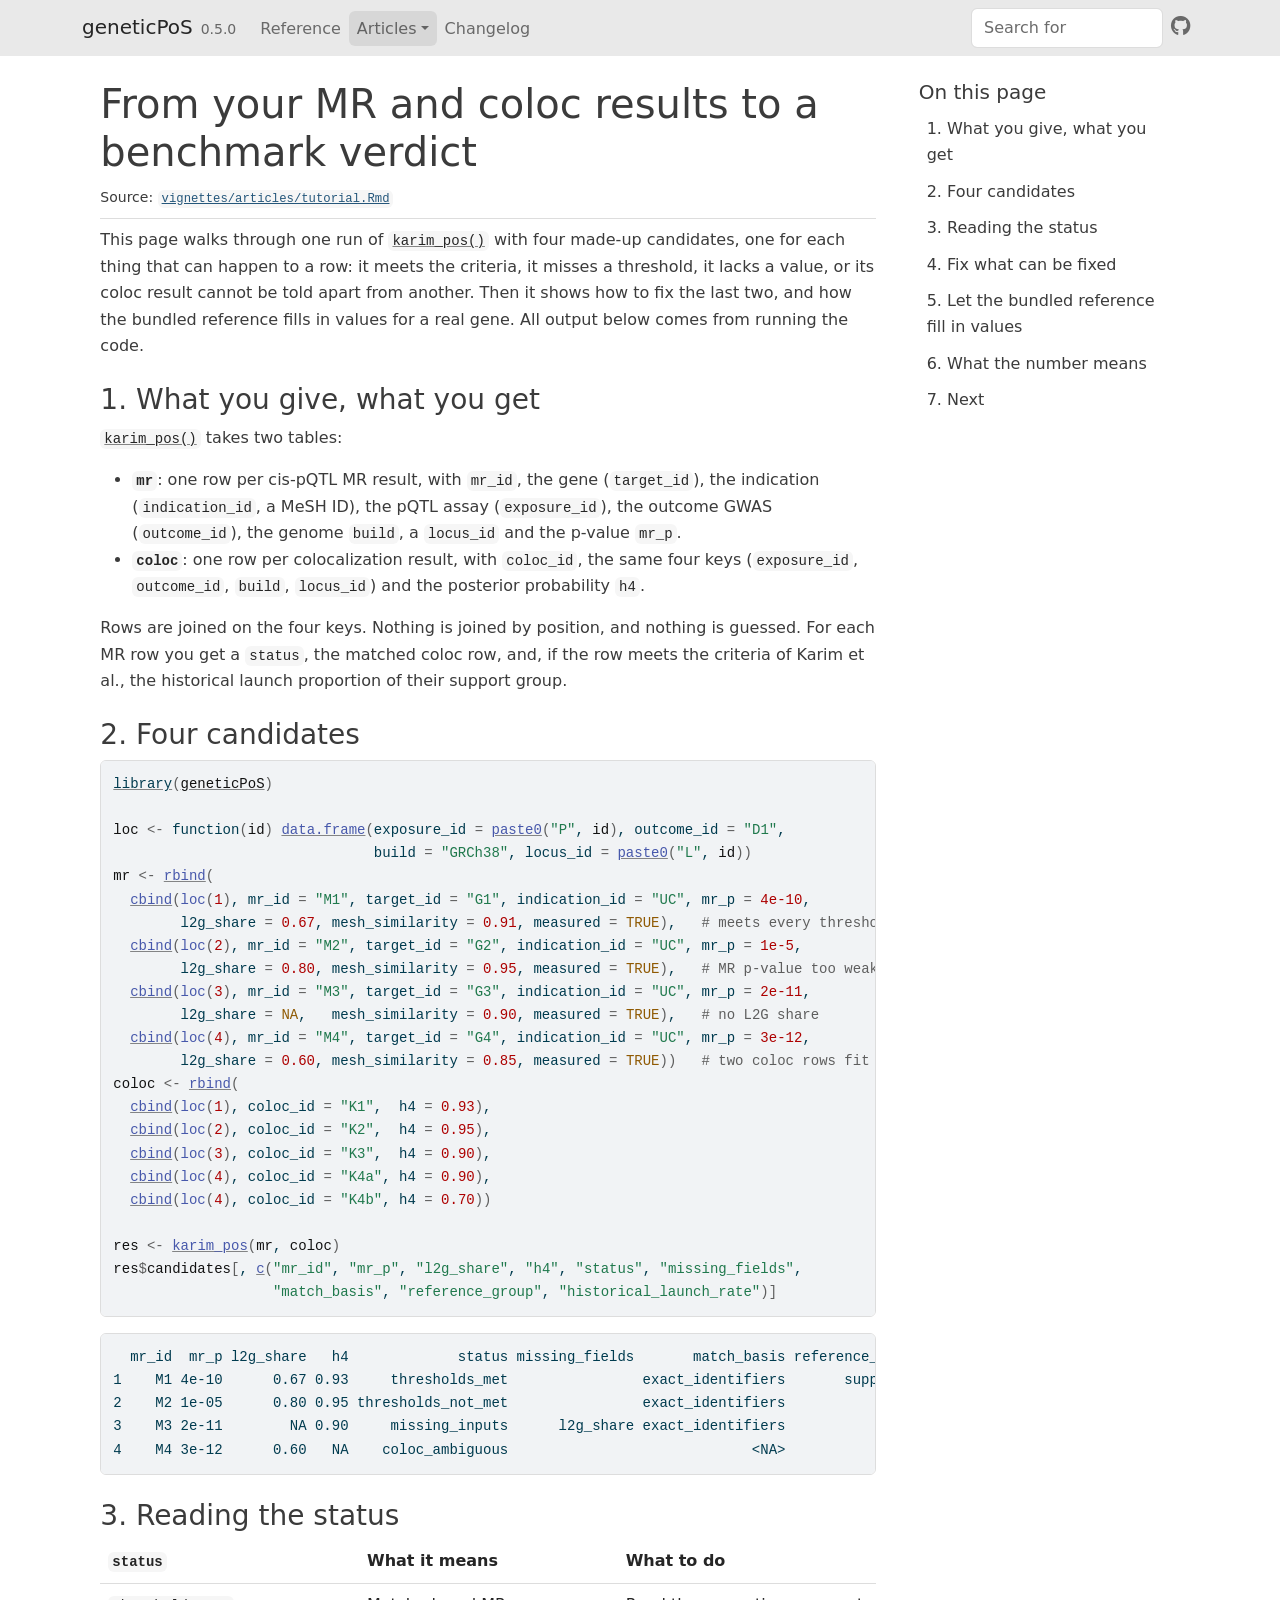
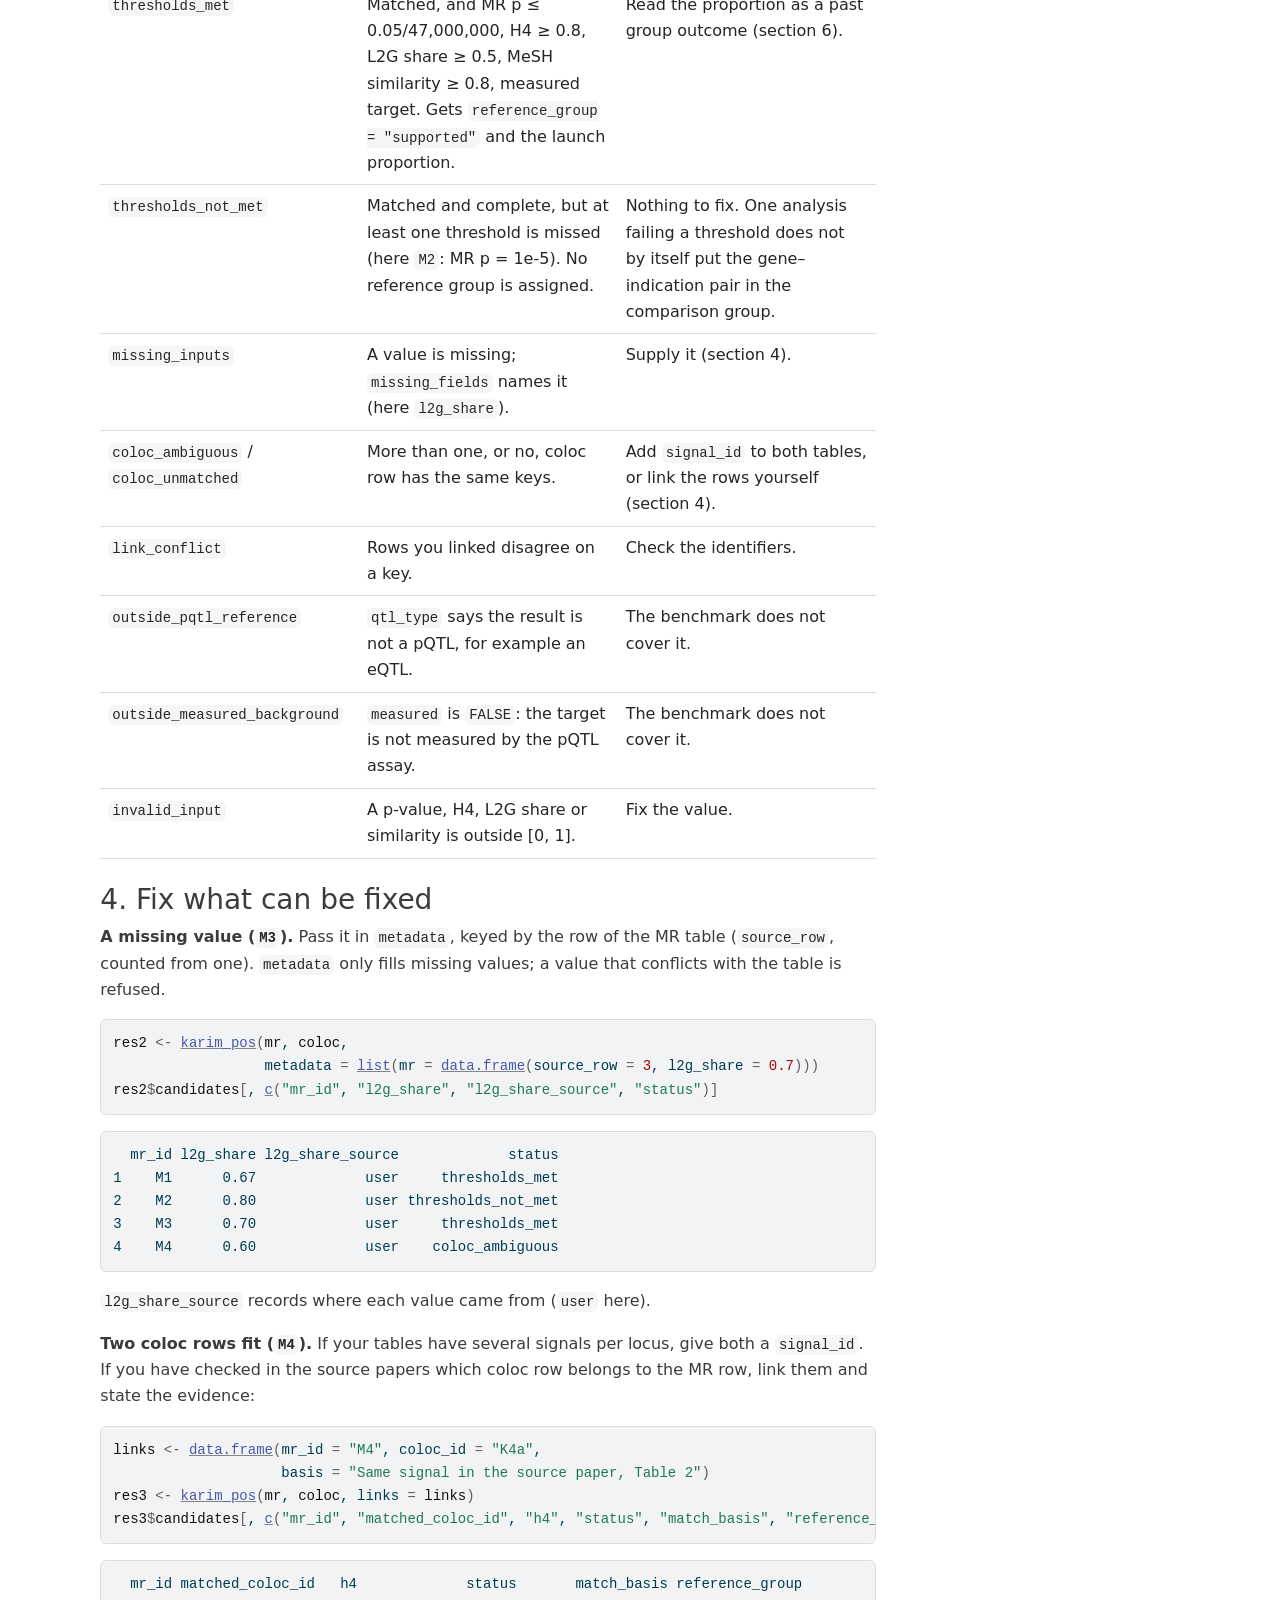
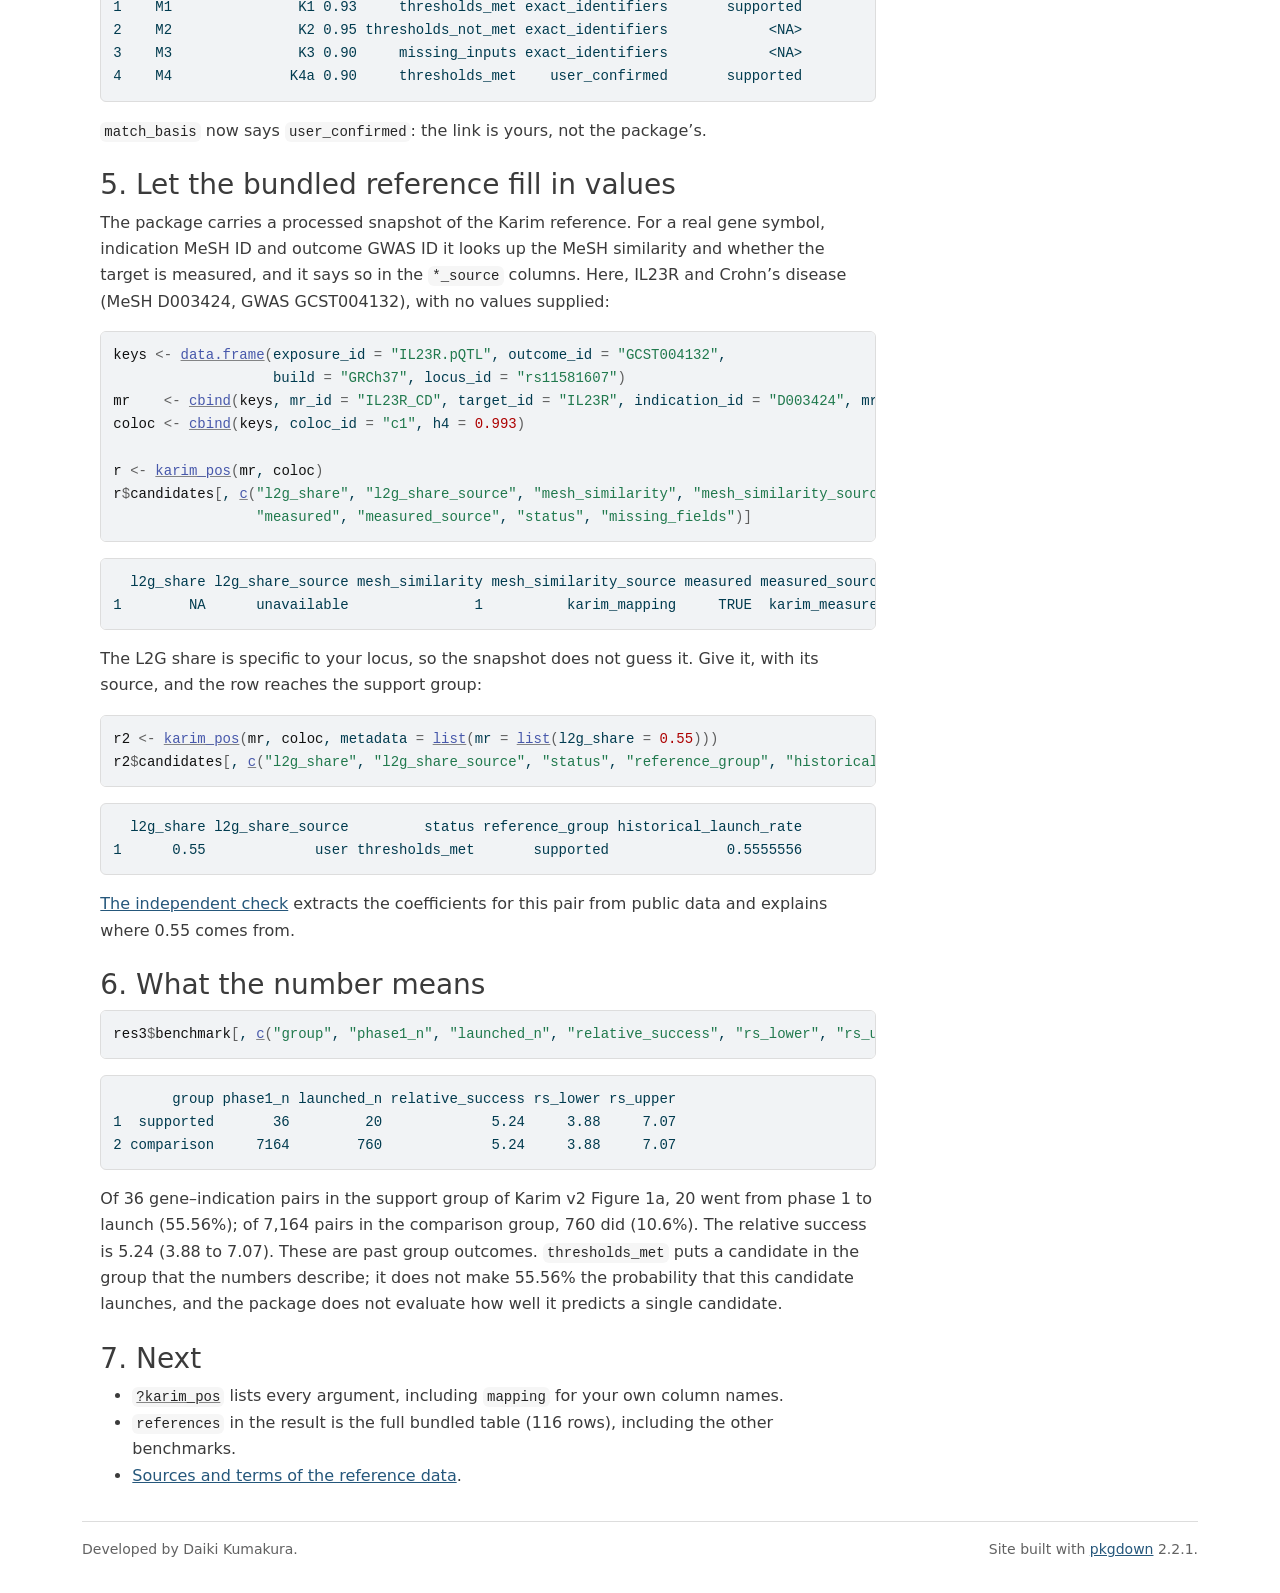
<file: articles/articles/tutorial.html>
<html>
  <head>
    <meta http-equiv="refresh" content="0;URL=https://daikikumakura.github.io/geneticPoS/articles/tutorial.html" />
    <meta name="robots" content="noindex">
    <link rel="canonical" href="https://daikikumakura.github.io/geneticPoS/articles/tutorial.html">
  </head>
</html>
</file>
<file: deps/font-awesome-6.5.2/css/v4-shims.min.css>
/*!
 * Font Awesome Free 6.5.2 by @fontawesome - https://fontawesome.com
 * License - https://fontawesome.com/license/free (Icons: CC BY 4.0, Fonts: SIL OFL 1.1, Code: MIT License)
 * Copyright 2024 Fonticons, Inc.
 */
.fa.fa-glass:before{content:"\f000"}.fa.fa-envelope-o{font-family:"Font Awesome 6 Free";font-weight:400}.fa.fa-envelope-o:before{content:"\f0e0"}.fa.fa-star-o{font-family:"Font Awesome 6 Free";font-weight:400}.fa.fa-star-o:before{content:"\f005"}.fa.fa-close:before,.fa.fa-remove:before{content:"\f00d"}.fa.fa-gear:before{content:"\f013"}.fa.fa-trash-o{font-family:"Font Awesome 6 Free";font-weight:400}.fa.fa-trash-o:before{content:"\f2ed"}.fa.fa-home:before{content:"\f015"}.fa.fa-file-o{font-family:"Font Awesome 6 Free";font-weight:400}.fa.fa-file-o:before{content:"\f15b"}.fa.fa-clock-o{font-family:"Font Awesome 6 Free";font-weight:400}.fa.fa-clock-o:before{content:"\f017"}.fa.fa-arrow-circle-o-down{font-family:"Font Awesome 6 Free";font-weight:400}.fa.fa-arrow-circle-o-down:before{content:"\f358"}.fa.fa-arrow-circle-o-up{font-family:"Font Awesome 6 Free";font-weight:400}.fa.fa-arrow-circle-o-up:before{content:"\f35b"}.fa.fa-play-circle-o{font-family:"Font Awesome 6 Free";font-weight:400}.fa.fa-play-circle-o:before{content:"\f144"}.fa.fa-repeat:before,.fa.fa-rotate-right:before{content:"\f01e"}.fa.fa-refresh:before{content:"\f021"}.fa.fa-list-alt{font-family:"Font Awesome 6 Free";font-weight:400}.fa.fa-list-alt:before{content:"\f022"}.fa.fa-dedent:before{content:"\f03b"}.fa.fa-video-camera:before{content:"\f03d"}.fa.fa-picture-o{font-family:"Font Awesome 6 Free";font-weight:400}.fa.fa-picture-o:before{content:"\f03e"}.fa.fa-photo{font-family:"Font Awesome 6 Free";font-weight:400}.fa.fa-photo:before{content:"\f03e"}.fa.fa-image{font-family:"Font Awesome 6 Free";font-weight:400}.fa.fa-image:before{content:"\f03e"}.fa.fa-map-marker:before{content:"\f3c5"}.fa.fa-pencil-square-o{font-family:"Font Awesome 6 Free";font-weight:400}.fa.fa-pencil-square-o:before{content:"\f044"}.fa.fa-edit{font-family:"Font Awesome 6 Free";font-weight:400}.fa.fa-edit:before{content:"\f044"}.fa.fa-share-square-o:before{content:"\f14d"}.fa.fa-check-square-o{font-family:"Font Awesome 6 Free";font-weight:400}.fa.fa-check-square-o:before{content:"\f14a"}.fa.fa-arrows:before{content:"\f0b2"}.fa.fa-times-circle-o{font-family:"Font Awesome 6 Free";font-weight:400}.fa.fa-times-circle-o:before{content:"\f057"}.fa.fa-check-circle-o{font-family:"Font Awesome 6 Free";font-weight:400}.fa.fa-check-circle-o:before{content:"\f058"}.fa.fa-mail-forward:before{content:"\f064"}.fa.fa-expand:before{content:"\f424"}.fa.fa-compress:before{content:"\f422"}.fa.fa-eye,.fa.fa-eye-slash{font-family:"Font Awesome 6 Free";font-weight:400}.fa.fa-warning:before{content:"\f071"}.fa.fa-calendar:before{content:"\f073"}.fa.fa-arrows-v:before{content:"\f338"}.fa.fa-arrows-h:before{content:"\f337"}.fa.fa-bar-chart-o:before,.fa.fa-bar-chart:before{content:"\e0e3"}.fa.fa-twitter-square{font-family:"Font Awesome 6 Brands";font-weight:400}.fa.fa-twitter-square:before{content:"\f081"}.fa.fa-facebook-square{font-family:"Font Awesome 6 Brands";font-weight:400}.fa.fa-facebook-square:before{content:"\f082"}.fa.fa-gears:before{content:"\f085"}.fa.fa-thumbs-o-up{font-family:"Font Awesome 6 Free";font-weight:400}.fa.fa-thumbs-o-up:before{content:"\f164"}.fa.fa-thumbs-o-down{font-family:"Font Awesome 6 Free";font-weight:400}.fa.fa-thumbs-o-down:before{content:"\f165"}.fa.fa-heart-o{font-family:"Font Awesome 6 Free";font-weight:400}.fa.fa-heart-o:before{content:"\f004"}.fa.fa-sign-out:before{content:"\f2f5"}.fa.fa-linkedin-square{font-family:"Font Awesome 6 Brands";font-weight:400}.fa.fa-linkedin-square:before{content:"\f08c"}.fa.fa-thumb-tack:before{content:"\f08d"}.fa.fa-external-link:before{content:"\f35d"}.fa.fa-sign-in:before{content:"\f2f6"}.fa.fa-github-square{font-family:"Font Awesome 6 Brands";font-weight:400}.fa.fa-github-square:before{content:"\f092"}.fa.fa-lemon-o{font-family:"Font Awesome 6 Free";font-weight:400}.fa.fa-lemon-o:before{content:"\f094"}.fa.fa-square-o{font-family:"Font Awesome 6 Free";font-weight:400}.fa.fa-square-o:before{content:"\f0c8"}.fa.fa-bookmark-o{font-family:"Font Awesome 6 Free";font-weight:400}.fa.fa-bookmark-o:before{content:"\f02e"}.fa.fa-facebook,.fa.fa-twitter{font-family:"Font Awesome 6 Brands";font-weight:400}.fa.fa-facebook:before{content:"\f39e"}.fa.fa-facebook-f{font-family:"Font Awesome 6 Brands";font-weight:400}.fa.fa-facebook-f:before{content:"\f39e"}.fa.fa-github{font-family:"Font Awesome 6 Brands";font-weight:400}.fa.fa-credit-card{font-family:"Font Awesome 6 Free";font-weight:400}.fa.fa-feed:before{content:"\f09e"}.fa.fa-hdd-o{font-family:"Font Awesome 6 Free";font-weight:400}.fa.fa-hdd-o:before{content:"\f0a0"}.fa.fa-hand-o-right{font-family:"Font Awesome 6 Free";font-weight:400}.fa.fa-hand-o-right:before{content:"\f0a4"}.fa.fa-hand-o-left{font-family:"Font Awesome 6 Free";font-weight:400}.fa.fa-hand-o-left:before{content:"\f0a5"}.fa.fa-hand-o-up{font-family:"Font Awesome 6 Free";font-weight:400}.fa.fa-hand-o-up:before{content:"\f0a6"}.fa.fa-hand-o-down{font-family:"Font Awesome 6 Free";font-weight:400}.fa.fa-hand-o-down:before{content:"\f0a7"}.fa.fa-globe:before{content:"\f57d"}.fa.fa-tasks:before{content:"\f828"}.fa.fa-arrows-alt:before{content:"\f31e"}.fa.fa-group:before{content:"\f0c0"}.fa.fa-chain:before{content:"\f0c1"}.fa.fa-cut:before{content:"\f0c4"}.fa.fa-files-o{font-family:"Font Awesome 6 Free";font-weight:400}.fa.fa-files-o:before{content:"\f0c5"}.fa.fa-floppy-o{font-family:"Font Awesome 6 Free";font-weight:400}.fa.fa-floppy-o:before{content:"\f0c7"}.fa.fa-save{font-family:"Font Awesome 6 Free";font-weight:400}.fa.fa-save:before{content:"\f0c7"}.fa.fa-navicon:before,.fa.fa-reorder:before{content:"\f0c9"}.fa.fa-magic:before{content:"\e2ca"}.fa.fa-pinterest,.fa.fa-pinterest-square{font-family:"Font Awesome 6 Brands";font-weight:400}.fa.fa-pinterest-square:before{content:"\f0d3"}.fa.fa-google-plus-square{font-family:"Font Awesome 6 Brands";font-weight:400}.fa.fa-google-plus-square:before{content:"\f0d4"}.fa.fa-google-plus{font-family:"Font Awesome 6 Brands";font-weight:400}.fa.fa-google-plus:before{content:"\f0d5"}.fa.fa-money:before{content:"\f3d1"}.fa.fa-unsorted:before{content:"\f0dc"}.fa.fa-sort-desc:before{content:"\f0dd"}.fa.fa-sort-asc:before{content:"\f0de"}.fa.fa-linkedin{font-family:"Font Awesome 6 Brands";font-weight:400}.fa.fa-linkedin:before{content:"\f0e1"}.fa.fa-rotate-left:before{content:"\f0e2"}.fa.fa-legal:before{content:"\f0e3"}.fa.fa-dashboard:before,.fa.fa-tachometer:before{content:"\f625"}.fa.fa-comment-o{font-family:"Font Awesome 6 Free";font-weight:400}.fa.fa-comment-o:before{content:"\f075"}.fa.fa-comments-o{font-family:"Font Awesome 6 Free";font-weight:400}.fa.fa-comments-o:before{content:"\f086"}.fa.fa-flash:before{content:"\f0e7"}.fa.fa-clipboard:before{content:"\f0ea"}.fa.fa-lightbulb-o{font-family:"Font Awesome 6 Free";font-weight:400}.fa.fa-lightbulb-o:before{content:"\f0eb"}.fa.fa-exchange:before{content:"\f362"}.fa.fa-cloud-download:before{content:"\f0ed"}.fa.fa-cloud-upload:before{content:"\f0ee"}.fa.fa-bell-o{font-family:"Font Awesome 6 Free";font-weight:400}.fa.fa-bell-o:before{content:"\f0f3"}.fa.fa-cutlery:before{content:"\f2e7"}.fa.fa-file-text-o{font-family:"Font Awesome 6 Free";font-weight:400}.fa.fa-file-text-o:before{content:"\f15c"}.fa.fa-building-o{font-family:"Font Awesome 6 Free";font-weight:400}.fa.fa-building-o:before{content:"\f1ad"}.fa.fa-hospital-o{font-family:"Font Awesome 6 Free";font-weight:400}.fa.fa-hospital-o:before{content:"\f0f8"}.fa.fa-tablet:before{content:"\f3fa"}.fa.fa-mobile-phone:before,.fa.fa-mobile:before{content:"\f3cd"}.fa.fa-circle-o{font-family:"Font Awesome 6 Free";font-weight:400}.fa.fa-circle-o:before{content:"\f111"}.fa.fa-mail-reply:before{content:"\f3e5"}.fa.fa-github-alt{font-family:"Font Awesome 6 Brands";font-weight:400}.fa.fa-folder-o{font-family:"Font Awesome 6 Free";font-weight:400}.fa.fa-folder-o:before{content:"\f07b"}.fa.fa-folder-open-o{font-family:"Font Awesome 6 Free";font-weight:400}.fa.fa-folder-open-o:before{content:"\f07c"}.fa.fa-smile-o{font-family:"Font Awesome 6 Free";font-weight:400}.fa.fa-smile-o:before{content:"\f118"}.fa.fa-frown-o{font-family:"Font Awesome 6 Free";font-weight:400}.fa.fa-frown-o:before{content:"\f119"}.fa.fa-meh-o{font-family:"Font Awesome 6 Free";font-weight:400}.fa.fa-meh-o:before{content:"\f11a"}.fa.fa-keyboard-o{font-family:"Font Awesome 6 Free";font-weight:400}.fa.fa-keyboard-o:before{content:"\f11c"}.fa.fa-flag-o{font-family:"Font Awesome 6 Free";font-weight:400}.fa.fa-flag-o:before{content:"\f024"}.fa.fa-mail-reply-all:before{content:"\f122"}.fa.fa-star-half-o{font-family:"Font Awesome 6 Free";font-weight:400}.fa.fa-star-half-o:before{content:"\f5c0"}.fa.fa-star-half-empty{font-family:"Font Awesome 6 Free";font-weight:400}.fa.fa-star-half-empty:before{content:"\f5c0"}.fa.fa-star-half-full{font-family:"Font Awesome 6 Free";font-weight:400}.fa.fa-star-half-full:before{content:"\f5c0"}.fa.fa-code-fork:before{content:"\f126"}.fa.fa-chain-broken:before,.fa.fa-unlink:before{content:"\f127"}.fa.fa-calendar-o{font-family:"Font Awesome 6 Free";font-weight:400}.fa.fa-calendar-o:before{content:"\f133"}.fa.fa-css3,.fa.fa-html5,.fa.fa-maxcdn{font-family:"Font Awesome 6 Brands";font-weight:400}.fa.fa-unlock-alt:before{content:"\f09c"}.fa.fa-minus-square-o{font-family:"Font Awesome 6 Free";font-weight:400}.fa.fa-minus-square-o:before{content:"\f146"}.fa.fa-level-up:before{content:"\f3bf"}.fa.fa-level-down:before{content:"\f3be"}.fa.fa-pencil-square:before{content:"\f14b"}.fa.fa-external-link-square:before{content:"\f360"}.fa.fa-compass{font-family:"Font Awesome 6 Free";font-weight:400}.fa.fa-caret-square-o-down{font-family:"Font Awesome 6 Free";font-weight:400}.fa.fa-caret-square-o-down:before{content:"\f150"}.fa.fa-toggle-down{font-family:"Font Awesome 6 Free";font-weight:400}.fa.fa-toggle-down:before{content:"\f150"}.fa.fa-caret-square-o-up{font-family:"Font Awesome 6 Free";font-weight:400}.fa.fa-caret-square-o-up:before{content:"\f151"}.fa.fa-toggle-up{font-family:"Font Awesome 6 Free";font-weight:400}.fa.fa-toggle-up:before{content:"\f151"}.fa.fa-caret-square-o-right{font-family:"Font Awesome 6 Free";font-weight:400}.fa.fa-caret-square-o-right:before{content:"\f152"}.fa.fa-toggle-right{font-family:"Font Awesome 6 Free";font-weight:400}.fa.fa-toggle-right:before{content:"\f152"}.fa.fa-eur:before,.fa.fa-euro:before{content:"\f153"}.fa.fa-gbp:before{content:"\f154"}.fa.fa-dollar:before,.fa.fa-usd:before{content:"\24"}.fa.fa-inr:before,.fa.fa-rupee:before{content:"\e1bc"}.fa.fa-cny:before,.fa.fa-jpy:before,.fa.fa-rmb:before,.fa.fa-yen:before{content:"\f157"}.fa.fa-rouble:before,.fa.fa-rub:before,.fa.fa-ruble:before{content:"\f158"}.fa.fa-krw:before,.fa.fa-won:before{content:"\f159"}.fa.fa-bitcoin,.fa.fa-btc{font-family:"Font Awesome 6 Brands";font-weight:400}.fa.fa-bitcoin:before{content:"\f15a"}.fa.fa-file-text:before{content:"\f15c"}.fa.fa-sort-alpha-asc:before{content:"\f15d"}.fa.fa-sort-alpha-desc:before{content:"\f881"}.fa.fa-sort-amount-asc:before{content:"\f884"}.fa.fa-sort-amount-desc:before{content:"\f160"}.fa.fa-sort-numeric-asc:before{content:"\f162"}.fa.fa-sort-numeric-desc:before{content:"\f886"}.fa.fa-youtube-square{font-family:"Font Awesome 6 Brands";font-weight:400}.fa.fa-youtube-square:before{content:"\f431"}.fa.fa-xing,.fa.fa-xing-square,.fa.fa-youtube{font-family:"Font Awesome 6 Brands";font-weight:400}.fa.fa-xing-square:before{content:"\f169"}.fa.fa-youtube-play{font-family:"Font Awesome 6 Brands";font-weight:400}.fa.fa-youtube-play:before{content:"\f167"}.fa.fa-adn,.fa.fa-bitbucket,.fa.fa-bitbucket-square,.fa.fa-dropbox,.fa.fa-flickr,.fa.fa-instagram,.fa.fa-stack-overflow{font-family:"Font Awesome 6 Brands";font-weight:400}.fa.fa-bitbucket-square:before{content:"\f171"}.fa.fa-tumblr,.fa.fa-tumblr-square{font-family:"Font Awesome 6 Brands";font-weight:400}.fa.fa-tumblr-square:before{content:"\f174"}.fa.fa-long-arrow-down:before{content:"\f309"}.fa.fa-long-arrow-up:before{content:"\f30c"}.fa.fa-long-arrow-left:before{content:"\f30a"}.fa.fa-long-arrow-right:before{content:"\f30b"}.fa.fa-android,.fa.fa-apple,.fa.fa-dribbble,.fa.fa-foursquare,.fa.fa-gittip,.fa.fa-gratipay,.fa.fa-linux,.fa.fa-skype,.fa.fa-trello,.fa.fa-windows{font-family:"Font Awesome 6 Brands";font-weight:400}.fa.fa-gittip:before{content:"\f184"}.fa.fa-sun-o{font-family:"Font Awesome 6 Free";font-weight:400}.fa.fa-sun-o:before{content:"\f185"}.fa.fa-moon-o{font-family:"Font Awesome 6 Free";font-weight:400}.fa.fa-moon-o:before{content:"\f186"}.fa.fa-pagelines,.fa.fa-renren,.fa.fa-stack-exchange,.fa.fa-vk,.fa.fa-weibo{font-family:"Font Awesome 6 Brands";font-weight:400}.fa.fa-arrow-circle-o-right{font-family:"Font Awesome 6 Free";font-weight:400}.fa.fa-arrow-circle-o-right:before{content:"\f35a"}.fa.fa-arrow-circle-o-left{font-family:"Font Awesome 6 Free";font-weight:400}.fa.fa-arrow-circle-o-left:before{content:"\f359"}.fa.fa-caret-square-o-left{font-family:"Font Awesome 6 Free";font-weight:400}.fa.fa-caret-square-o-left:before{content:"\f191"}.fa.fa-toggle-left{font-family:"Font Awesome 6 Free";font-weight:400}.fa.fa-toggle-left:before{content:"\f191"}.fa.fa-dot-circle-o{font-family:"Font Awesome 6 Free";font-weight:400}.fa.fa-dot-circle-o:before{content:"\f192"}.fa.fa-vimeo-square{font-family:"Font Awesome 6 Brands";font-weight:400}.fa.fa-vimeo-square:before{content:"\f194"}.fa.fa-try:before,.fa.fa-turkish-lira:before{content:"\e2bb"}.fa.fa-plus-square-o{font-family:"Font Awesome 6 Free";font-weight:400}.fa.fa-plus-square-o:before{content:"\f0fe"}.fa.fa-openid,.fa.fa-slack,.fa.fa-wordpress{font-family:"Font Awesome 6 Brands";font-weight:400}.fa.fa-bank:before,.fa.fa-institution:before{content:"\f19c"}.fa.fa-mortar-board:before{content:"\f19d"}.fa.fa-google,.fa.fa-reddit,.fa.fa-reddit-square,.fa.fa-yahoo{font-family:"Font Awesome 6 Brands";font-weight:400}.fa.fa-reddit-square:before{content:"\f1a2"}.fa.fa-behance,.fa.fa-behance-square,.fa.fa-delicious,.fa.fa-digg,.fa.fa-drupal,.fa.fa-joomla,.fa.fa-pied-piper-alt,.fa.fa-pied-piper-pp,.fa.fa-stumbleupon,.fa.fa-stumbleupon-circle{font-family:"Font Awesome 6 Brands";font-weight:400}.fa.fa-behance-square:before{content:"\f1b5"}.fa.fa-steam,.fa.fa-steam-square{font-family:"Font Awesome 6 Brands";font-weight:400}.fa.fa-steam-square:before{content:"\f1b7"}.fa.fa-automobile:before{content:"\f1b9"}.fa.fa-cab:before{content:"\f1ba"}.fa.fa-deviantart,.fa.fa-soundcloud,.fa.fa-spotify{font-family:"Font Awesome 6 Brands";font-weight:400}.fa.fa-file-pdf-o{font-family:"Font Awesome 6 Free";font-weight:400}.fa.fa-file-pdf-o:before{content:"\f1c1"}.fa.fa-file-word-o{font-family:"Font Awesome 6 Free";font-weight:400}.fa.fa-file-word-o:before{content:"\f1c2"}.fa.fa-file-excel-o{font-family:"Font Awesome 6 Free";font-weight:400}.fa.fa-file-excel-o:before{content:"\f1c3"}.fa.fa-file-powerpoint-o{font-family:"Font Awesome 6 Free";font-weight:400}.fa.fa-file-powerpoint-o:before{content:"\f1c4"}.fa.fa-file-image-o{font-family:"Font Awesome 6 Free";font-weight:400}.fa.fa-file-image-o:before{content:"\f1c5"}.fa.fa-file-photo-o{font-family:"Font Awesome 6 Free";font-weight:400}.fa.fa-file-photo-o:before{content:"\f1c5"}.fa.fa-file-picture-o{font-family:"Font Awesome 6 Free";font-weight:400}.fa.fa-file-picture-o:before{content:"\f1c5"}.fa.fa-file-archive-o{font-family:"Font Awesome 6 Free";font-weight:400}.fa.fa-file-archive-o:before{content:"\f1c6"}.fa.fa-file-zip-o{font-family:"Font Awesome 6 Free";font-weight:400}.fa.fa-file-zip-o:before{content:"\f1c6"}.fa.fa-file-audio-o{font-family:"Font Awesome 6 Free";font-weight:400}.fa.fa-file-audio-o:before{content:"\f1c7"}.fa.fa-file-sound-o{font-family:"Font Awesome 6 Free";font-weight:400}.fa.fa-file-sound-o:before{content:"\f1c7"}.fa.fa-file-video-o{font-family:"Font Awesome 6 Free";font-weight:400}.fa.fa-file-video-o:before{content:"\f1c8"}.fa.fa-file-movie-o{font-family:"Font Awesome 6 Free";font-weight:400}.fa.fa-file-movie-o:before{content:"\f1c8"}.fa.fa-file-code-o{font-family:"Font Awesome 6 Free";font-weight:400}.fa.fa-file-code-o:before{content:"\f1c9"}.fa.fa-codepen,.fa.fa-jsfiddle,.fa.fa-vine{font-family:"Font Awesome 6 Brands";font-weight:400}.fa.fa-life-bouy:before,.fa.fa-life-buoy:before,.fa.fa-life-saver:before,.fa.fa-support:before{content:"\f1cd"}.fa.fa-circle-o-notch:before{content:"\f1ce"}.fa.fa-ra,.fa.fa-rebel{font-family:"Font Awesome 6 Brands";font-weight:400}.fa.fa-ra:before{content:"\f1d0"}.fa.fa-resistance{font-family:"Font Awesome 6 Brands";font-weight:400}.fa.fa-resistance:before{content:"\f1d0"}.fa.fa-empire,.fa.fa-ge{font-family:"Font Awesome 6 Brands";font-weight:400}.fa.fa-ge:before{content:"\f1d1"}.fa.fa-git-square{font-family:"Font Awesome 6 Brands";font-weight:400}.fa.fa-git-square:before{content:"\f1d2"}.fa.fa-git,.fa.fa-hacker-news,.fa.fa-y-combinator-square{font-family:"Font Awesome 6 Brands";font-weight:400}.fa.fa-y-combinator-square:before{content:"\f1d4"}.fa.fa-yc-square{font-family:"Font Awesome 6 Brands";font-weight:400}.fa.fa-yc-square:before{content:"\f1d4"}.fa.fa-qq,.fa.fa-tencent-weibo,.fa.fa-wechat,.fa.fa-weixin{font-family:"Font Awesome 6 Brands";font-weight:400}.fa.fa-wechat:before{content:"\f1d7"}.fa.fa-send:before{content:"\f1d8"}.fa.fa-paper-plane-o{font-family:"Font Awesome 6 Free";font-weight:400}.fa.fa-paper-plane-o:before{content:"\f1d8"}.fa.fa-send-o{font-family:"Font Awesome 6 Free";font-weight:400}.fa.fa-send-o:before{content:"\f1d8"}.fa.fa-circle-thin{font-family:"Font Awesome 6 Free";font-weight:400}.fa.fa-circle-thin:before{content:"\f111"}.fa.fa-header:before{content:"\f1dc"}.fa.fa-futbol-o{font-family:"Font Awesome 6 Free";font-weight:400}.fa.fa-futbol-o:before{content:"\f1e3"}.fa.fa-soccer-ball-o{font-family:"Font Awesome 6 Free";font-weight:400}.fa.fa-soccer-ball-o:before{content:"\f1e3"}.fa.fa-slideshare,.fa.fa-twitch,.fa.fa-yelp{font-family:"Font Awesome 6 Brands";font-weight:400}.fa.fa-newspaper-o{font-family:"Font Awesome 6 Free";font-weight:400}.fa.fa-newspaper-o:before{content:"\f1ea"}.fa.fa-cc-amex,.fa.fa-cc-discover,.fa.fa-cc-mastercard,.fa.fa-cc-paypal,.fa.fa-cc-stripe,.fa.fa-cc-visa,.fa.fa-google-wallet,.fa.fa-paypal{font-family:"Font Awesome 6 Brands";font-weight:400}.fa.fa-bell-slash-o{font-family:"Font Awesome 6 Free";font-weight:400}.fa.fa-bell-slash-o:before{content:"\f1f6"}.fa.fa-trash:before{content:"\f2ed"}.fa.fa-copyright{font-family:"Font Awesome 6 Free";font-weight:400}.fa.fa-eyedropper:before{content:"\f1fb"}.fa.fa-area-chart:before{content:"\f1fe"}.fa.fa-pie-chart:before{content:"\f200"}.fa.fa-line-chart:before{content:"\f201"}.fa.fa-lastfm,.fa.fa-lastfm-square{font-family:"Font Awesome 6 Brands";font-weight:400}.fa.fa-lastfm-square:before{content:"\f203"}.fa.fa-angellist,.fa.fa-ioxhost{font-family:"Font Awesome 6 Brands";font-weight:400}.fa.fa-cc{font-family:"Font Awesome 6 Free";font-weight:400}.fa.fa-cc:before{content:"\f20a"}.fa.fa-ils:before,.fa.fa-shekel:before,.fa.fa-sheqel:before{content:"\f20b"}.fa.fa-buysellads,.fa.fa-connectdevelop,.fa.fa-dashcube,.fa.fa-forumbee,.fa.fa-leanpub,.fa.fa-sellsy,.fa.fa-shirtsinbulk,.fa.fa-simplybuilt,.fa.fa-skyatlas{font-family:"Font Awesome 6 Brands";font-weight:400}.fa.fa-diamond{font-family:"Font Awesome 6 Free";font-weight:400}.fa.fa-diamond:before{content:"\f3a5"}.fa.fa-intersex:before,.fa.fa-transgender:before{content:"\f224"}.fa.fa-transgender-alt:before{content:"\f225"}.fa.fa-facebook-official{font-family:"Font Awesome 6 Brands";font-weight:400}.fa.fa-facebook-official:before{content:"\f09a"}.fa.fa-pinterest-p,.fa.fa-whatsapp{font-family:"Font Awesome 6 Brands";font-weight:400}.fa.fa-hotel:before{content:"\f236"}.fa.fa-medium,.fa.fa-viacoin,.fa.fa-y-combinator,.fa.fa-yc{font-family:"Font Awesome 6 Brands";font-weight:400}.fa.fa-yc:before{content:"\f23b"}.fa.fa-expeditedssl,.fa.fa-opencart,.fa.fa-optin-monster{font-family:"Font Awesome 6 Brands";font-weight:400}.fa.fa-battery-4:before,.fa.fa-battery:before{content:"\f240"}.fa.fa-battery-3:before{content:"\f241"}.fa.fa-battery-2:before{content:"\f242"}.fa.fa-battery-1:before{content:"\f243"}.fa.fa-battery-0:before{content:"\f244"}.fa.fa-object-group,.fa.fa-object-ungroup,.fa.fa-sticky-note-o{font-family:"Font Awesome 6 Free";font-weight:400}.fa.fa-sticky-note-o:before{content:"\f249"}.fa.fa-cc-diners-club,.fa.fa-cc-jcb{font-family:"Font Awesome 6 Brands";font-weight:400}.fa.fa-clone{font-family:"Font Awesome 6 Free";font-weight:400}.fa.fa-hourglass-o:before{content:"\f254"}.fa.fa-hourglass-1:before{content:"\f251"}.fa.fa-hourglass-2:before{content:"\f252"}.fa.fa-hourglass-3:before{content:"\f253"}.fa.fa-hand-rock-o{font-family:"Font Awesome 6 Free";font-weight:400}.fa.fa-hand-rock-o:before{content:"\f255"}.fa.fa-hand-grab-o{font-family:"Font Awesome 6 Free";font-weight:400}.fa.fa-hand-grab-o:before{content:"\f255"}.fa.fa-hand-paper-o{font-family:"Font Awesome 6 Free";font-weight:400}.fa.fa-hand-paper-o:before{content:"\f256"}.fa.fa-hand-stop-o{font-family:"Font Awesome 6 Free";font-weight:400}.fa.fa-hand-stop-o:before{content:"\f256"}.fa.fa-hand-scissors-o{font-family:"Font Awesome 6 Free";font-weight:400}.fa.fa-hand-scissors-o:before{content:"\f257"}.fa.fa-hand-lizard-o{font-family:"Font Awesome 6 Free";font-weight:400}.fa.fa-hand-lizard-o:before{content:"\f258"}.fa.fa-hand-spock-o{font-family:"Font Awesome 6 Free";font-weight:400}.fa.fa-hand-spock-o:before{content:"\f259"}.fa.fa-hand-pointer-o{font-family:"Font Awesome 6 Free";font-weight:400}.fa.fa-hand-pointer-o:before{content:"\f25a"}.fa.fa-hand-peace-o{font-family:"Font Awesome 6 Free";font-weight:400}.fa.fa-hand-peace-o:before{content:"\f25b"}.fa.fa-registered{font-family:"Font Awesome 6 Free";font-weight:400}.fa.fa-creative-commons,.fa.fa-gg,.fa.fa-gg-circle,.fa.fa-odnoklassniki,.fa.fa-odnoklassniki-square{font-family:"Font Awesome 6 Brands";font-weight:400}.fa.fa-odnoklassniki-square:before{content:"\f264"}.fa.fa-chrome,.fa.fa-firefox,.fa.fa-get-pocket,.fa.fa-internet-explorer,.fa.fa-opera,.fa.fa-safari,.fa.fa-wikipedia-w{font-family:"Font Awesome 6 Brands";font-weight:400}.fa.fa-television:before{content:"\f26c"}.fa.fa-500px,.fa.fa-amazon,.fa.fa-contao{font-family:"Font Awesome 6 Brands";font-weight:400}.fa.fa-calendar-plus-o{font-family:"Font Awesome 6 Free";font-weight:400}.fa.fa-calendar-plus-o:before{content:"\f271"}.fa.fa-calendar-minus-o{font-family:"Font Awesome 6 Free";font-weight:400}.fa.fa-calendar-minus-o:before{content:"\f272"}.fa.fa-calendar-times-o{font-family:"Font Awesome 6 Free";font-weight:400}.fa.fa-calendar-times-o:before{content:"\f273"}.fa.fa-calendar-check-o{font-family:"Font Awesome 6 Free";font-weight:400}.fa.fa-calendar-check-o:before{content:"\f274"}.fa.fa-map-o{font-family:"Font Awesome 6 Free";font-weight:400}.fa.fa-map-o:before{content:"\f279"}.fa.fa-commenting:before{content:"\f4ad"}.fa.fa-commenting-o{font-family:"Font Awesome 6 Free";font-weight:400}.fa.fa-commenting-o:before{content:"\f4ad"}.fa.fa-houzz,.fa.fa-vimeo{font-family:"Font Awesome 6 Brands";font-weight:400}.fa.fa-vimeo:before{content:"\f27d"}.fa.fa-black-tie,.fa.fa-edge,.fa.fa-fonticons,.fa.fa-reddit-alien{font-family:"Font Awesome 6 Brands";font-weight:400}.fa.fa-credit-card-alt:before{content:"\f09d"}.fa.fa-codiepie,.fa.fa-fort-awesome,.fa.fa-mixcloud,.fa.fa-modx,.fa.fa-product-hunt,.fa.fa-scribd,.fa.fa-usb{font-family:"Font Awesome 6 Brands";font-weight:400}.fa.fa-pause-circle-o{font-family:"Font Awesome 6 Free";font-weight:400}.fa.fa-pause-circle-o:before{content:"\f28b"}.fa.fa-stop-circle-o{font-family:"Font Awesome 6 Free";font-weight:400}.fa.fa-stop-circle-o:before{content:"\f28d"}.fa.fa-bluetooth,.fa.fa-bluetooth-b,.fa.fa-envira,.fa.fa-gitlab,.fa.fa-wheelchair-alt,.fa.fa-wpbeginner,.fa.fa-wpforms{font-family:"Font Awesome 6 Brands";font-weight:400}.fa.fa-wheelchair-alt:before{content:"\f368"}.fa.fa-question-circle-o{font-family:"Font Awesome 6 Free";font-weight:400}.fa.fa-question-circle-o:before{content:"\f059"}.fa.fa-volume-control-phone:before{content:"\f2a0"}.fa.fa-asl-interpreting:before{content:"\f2a3"}.fa.fa-deafness:before,.fa.fa-hard-of-hearing:before{content:"\f2a4"}.fa.fa-glide,.fa.fa-glide-g{font-family:"Font Awesome 6 Brands";font-weight:400}.fa.fa-signing:before{content:"\f2a7"}.fa.fa-viadeo,.fa.fa-viadeo-square{font-family:"Font Awesome 6 Brands";font-weight:400}.fa.fa-viadeo-square:before{content:"\f2aa"}.fa.fa-snapchat,.fa.fa-snapchat-ghost{font-family:"Font Awesome 6 Brands";font-weight:400}.fa.fa-snapchat-ghost:before{content:"\f2ab"}.fa.fa-snapchat-square{font-family:"Font Awesome 6 Brands";font-weight:400}.fa.fa-snapchat-square:before{content:"\f2ad"}.fa.fa-first-order,.fa.fa-google-plus-official,.fa.fa-pied-piper,.fa.fa-themeisle,.fa.fa-yoast{font-family:"Font Awesome 6 Brands";font-weight:400}.fa.fa-google-plus-official:before{content:"\f2b3"}.fa.fa-google-plus-circle{font-family:"Font Awesome 6 Brands";font-weight:400}.fa.fa-google-plus-circle:before{content:"\f2b3"}.fa.fa-fa,.fa.fa-font-awesome{font-family:"Font Awesome 6 Brands";font-weight:400}.fa.fa-fa:before{content:"\f2b4"}.fa.fa-handshake-o{font-family:"Font Awesome 6 Free";font-weight:400}.fa.fa-handshake-o:before{content:"\f2b5"}.fa.fa-envelope-open-o{font-family:"Font Awesome 6 Free";font-weight:400}.fa.fa-envelope-open-o:before{content:"\f2b6"}.fa.fa-linode{font-family:"Font Awesome 6 Brands";font-weight:400}.fa.fa-address-book-o{font-family:"Font Awesome 6 Free";font-weight:400}.fa.fa-address-book-o:before{content:"\f2b9"}.fa.fa-vcard:before{content:"\f2bb"}.fa.fa-address-card-o{font-family:"Font Awesome 6 Free";font-weight:400}.fa.fa-address-card-o:before{content:"\f2bb"}.fa.fa-vcard-o{font-family:"Font Awesome 6 Free";font-weight:400}.fa.fa-vcard-o:before{content:"\f2bb"}.fa.fa-user-circle-o{font-family:"Font Awesome 6 Free";font-weight:400}.fa.fa-user-circle-o:before{content:"\f2bd"}.fa.fa-user-o{font-family:"Font Awesome 6 Free";font-weight:400}.fa.fa-user-o:before{content:"\f007"}.fa.fa-id-badge{font-family:"Font Awesome 6 Free";font-weight:400}.fa.fa-drivers-license:before{content:"\f2c2"}.fa.fa-id-card-o{font-family:"Font Awesome 6 Free";font-weight:400}.fa.fa-id-card-o:before{content:"\f2c2"}.fa.fa-drivers-license-o{font-family:"Font Awesome 6 Free";font-weight:400}.fa.fa-drivers-license-o:before{content:"\f2c2"}.fa.fa-free-code-camp,.fa.fa-quora,.fa.fa-telegram{font-family:"Font Awesome 6 Brands";font-weight:400}.fa.fa-thermometer-4:before,.fa.fa-thermometer:before{content:"\f2c7"}.fa.fa-thermometer-3:before{content:"\f2c8"}.fa.fa-thermometer-2:before{content:"\f2c9"}.fa.fa-thermometer-1:before{content:"\f2ca"}.fa.fa-thermometer-0:before{content:"\f2cb"}.fa.fa-bathtub:before,.fa.fa-s15:before{content:"\f2cd"}.fa.fa-window-maximize,.fa.fa-window-restore{font-family:"Font Awesome 6 Free";font-weight:400}.fa.fa-times-rectangle:before{content:"\f410"}.fa.fa-window-close-o{font-family:"Font Awesome 6 Free";font-weight:400}.fa.fa-window-close-o:before{content:"\f410"}.fa.fa-times-rectangle-o{font-family:"Font Awesome 6 Free";font-weight:400}.fa.fa-times-rectangle-o:before{content:"\f410"}.fa.fa-bandcamp,.fa.fa-eercast,.fa.fa-etsy,.fa.fa-grav,.fa.fa-imdb,.fa.fa-ravelry{font-family:"Font Awesome 6 Brands";font-weight:400}.fa.fa-eercast:before{content:"\f2da"}.fa.fa-snowflake-o{font-family:"Font Awesome 6 Free";font-weight:400}.fa.fa-snowflake-o:before{content:"\f2dc"}.fa.fa-meetup,.fa.fa-superpowers,.fa.fa-wpexplorer{font-family:"Font Awesome 6 Brands";font-weight:400}
</file>
